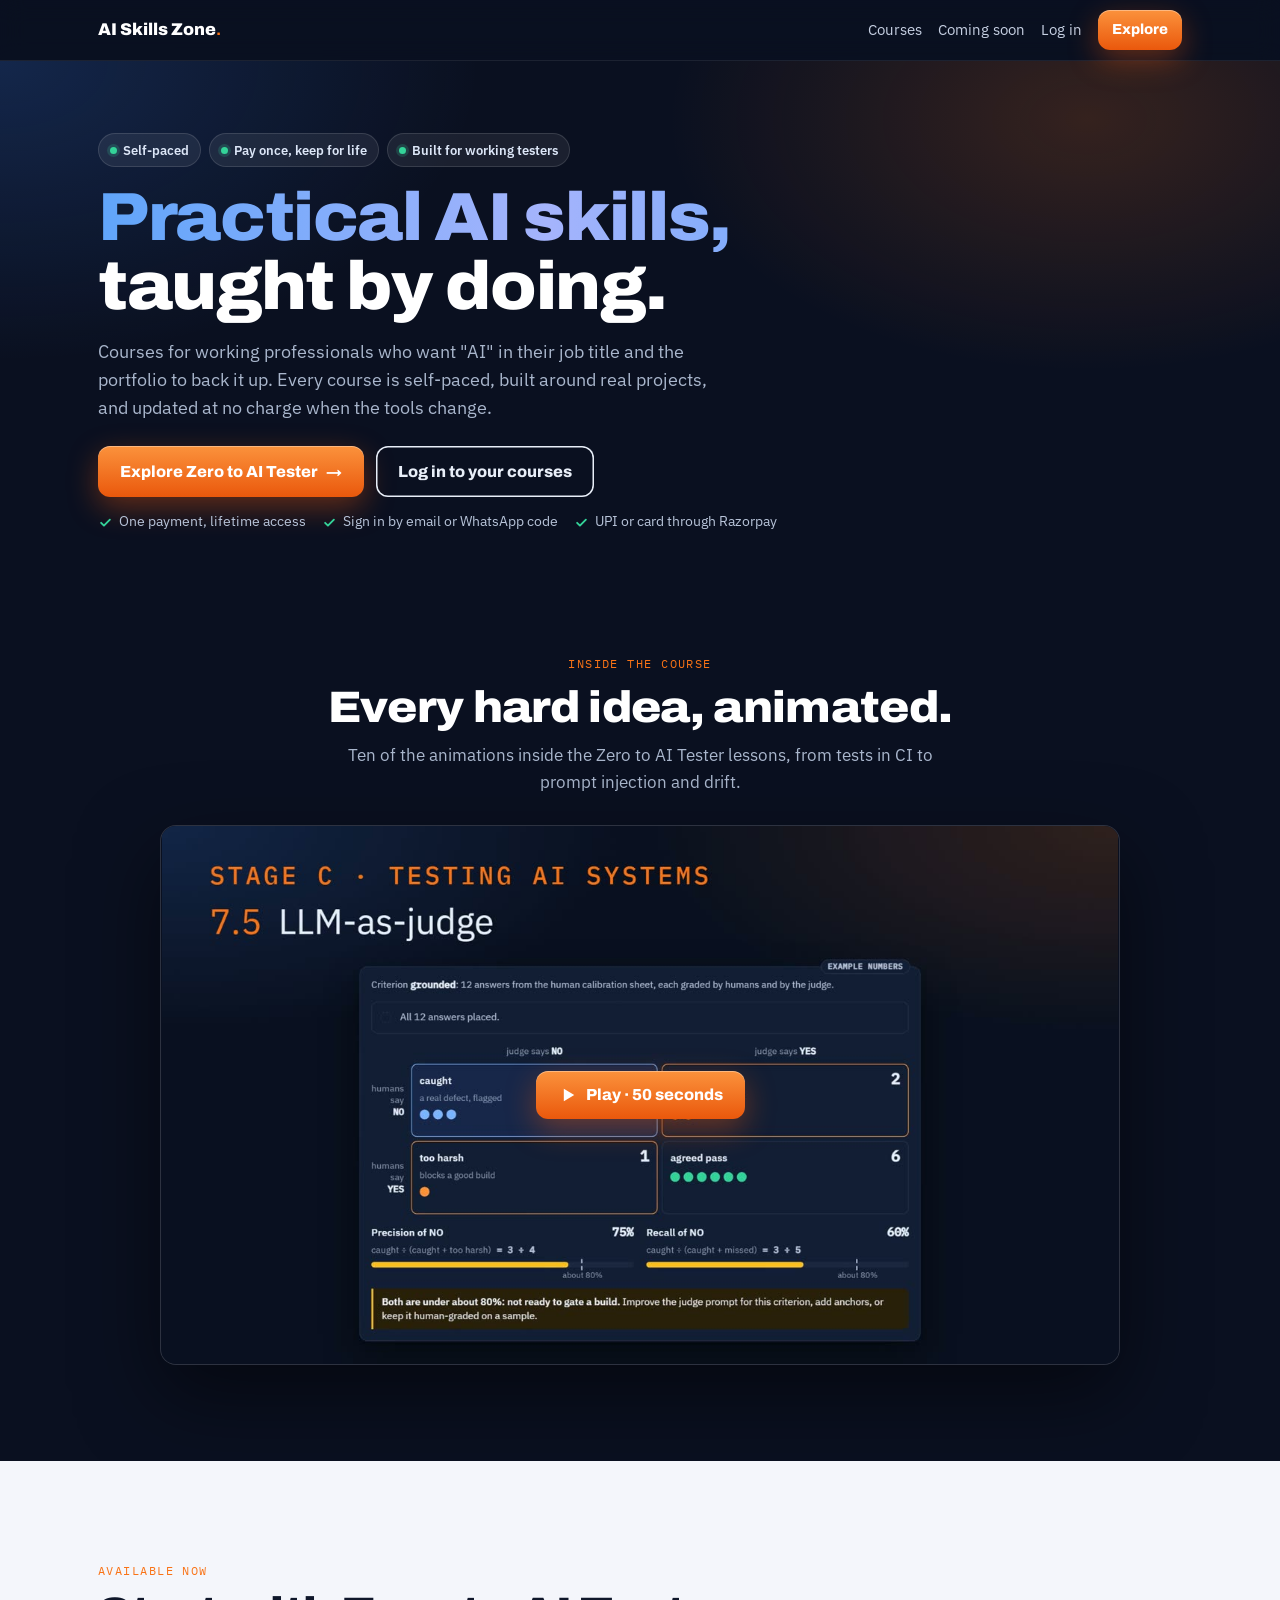
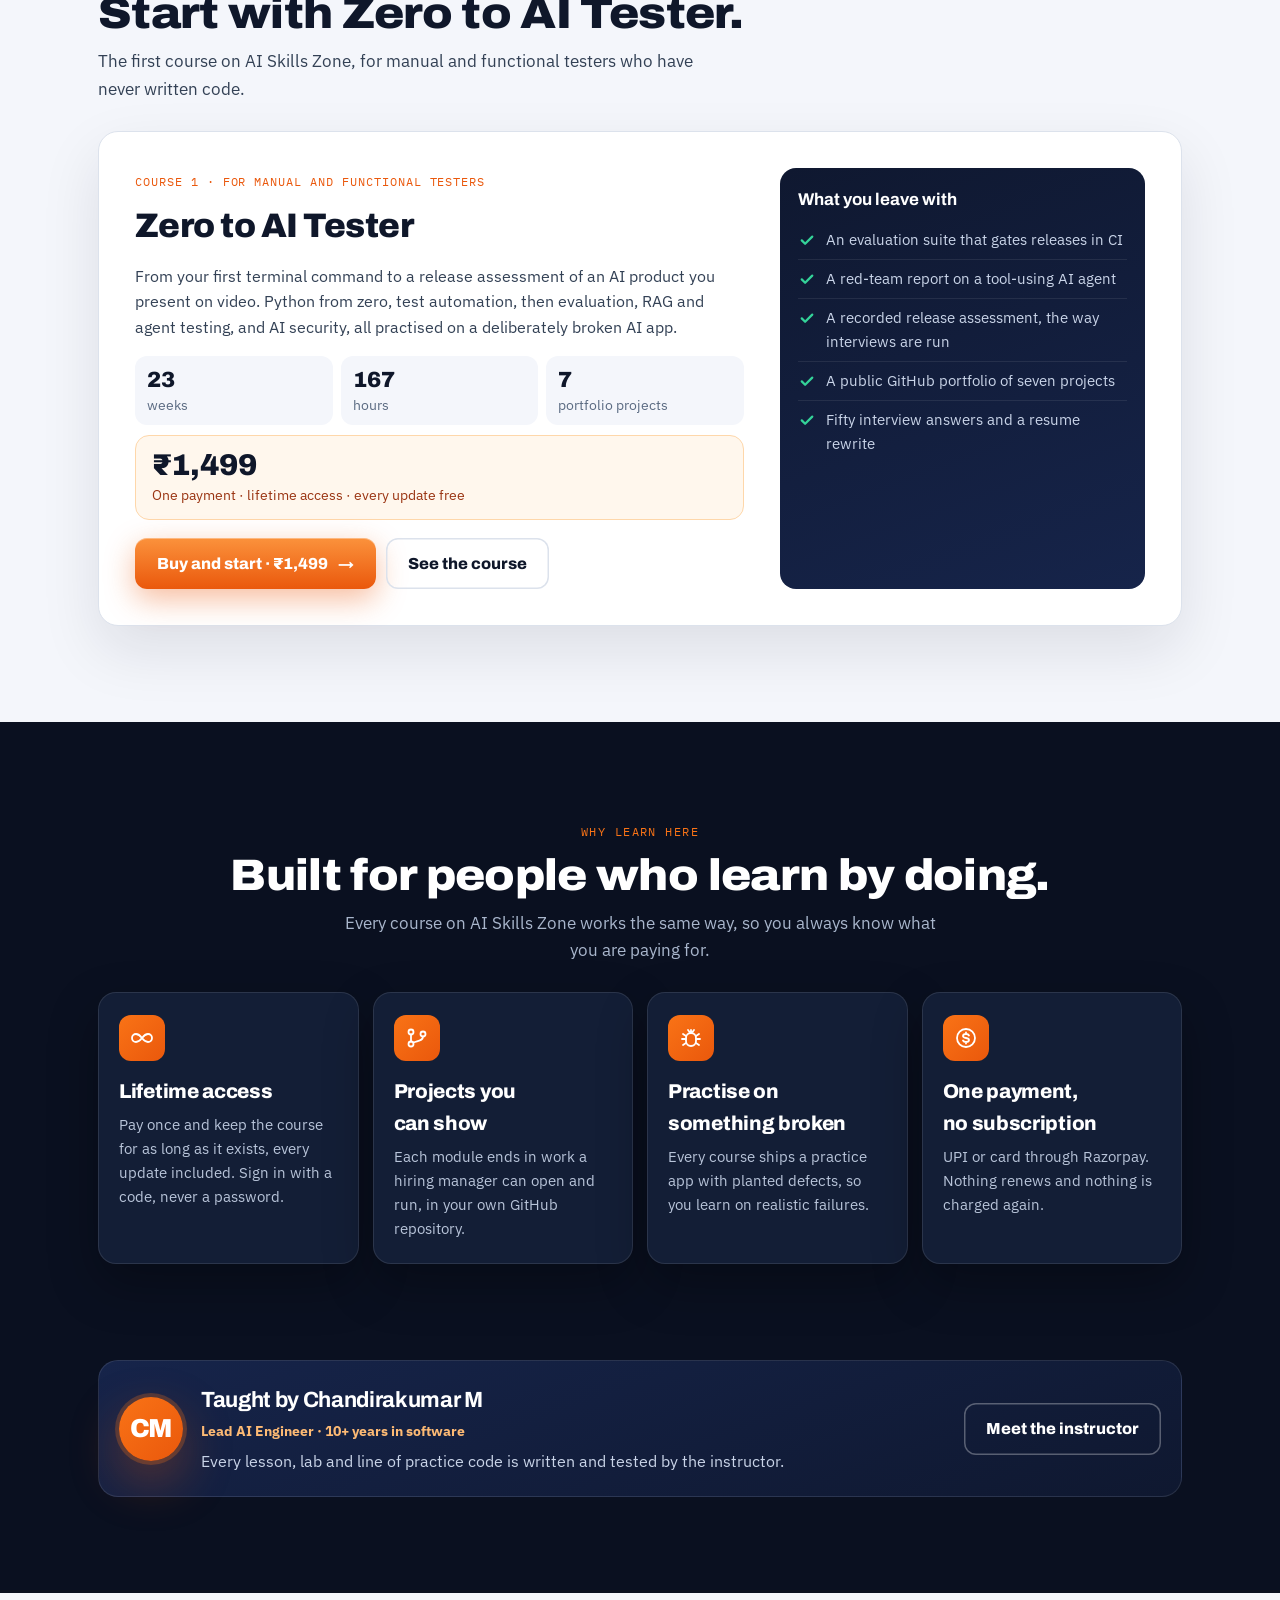
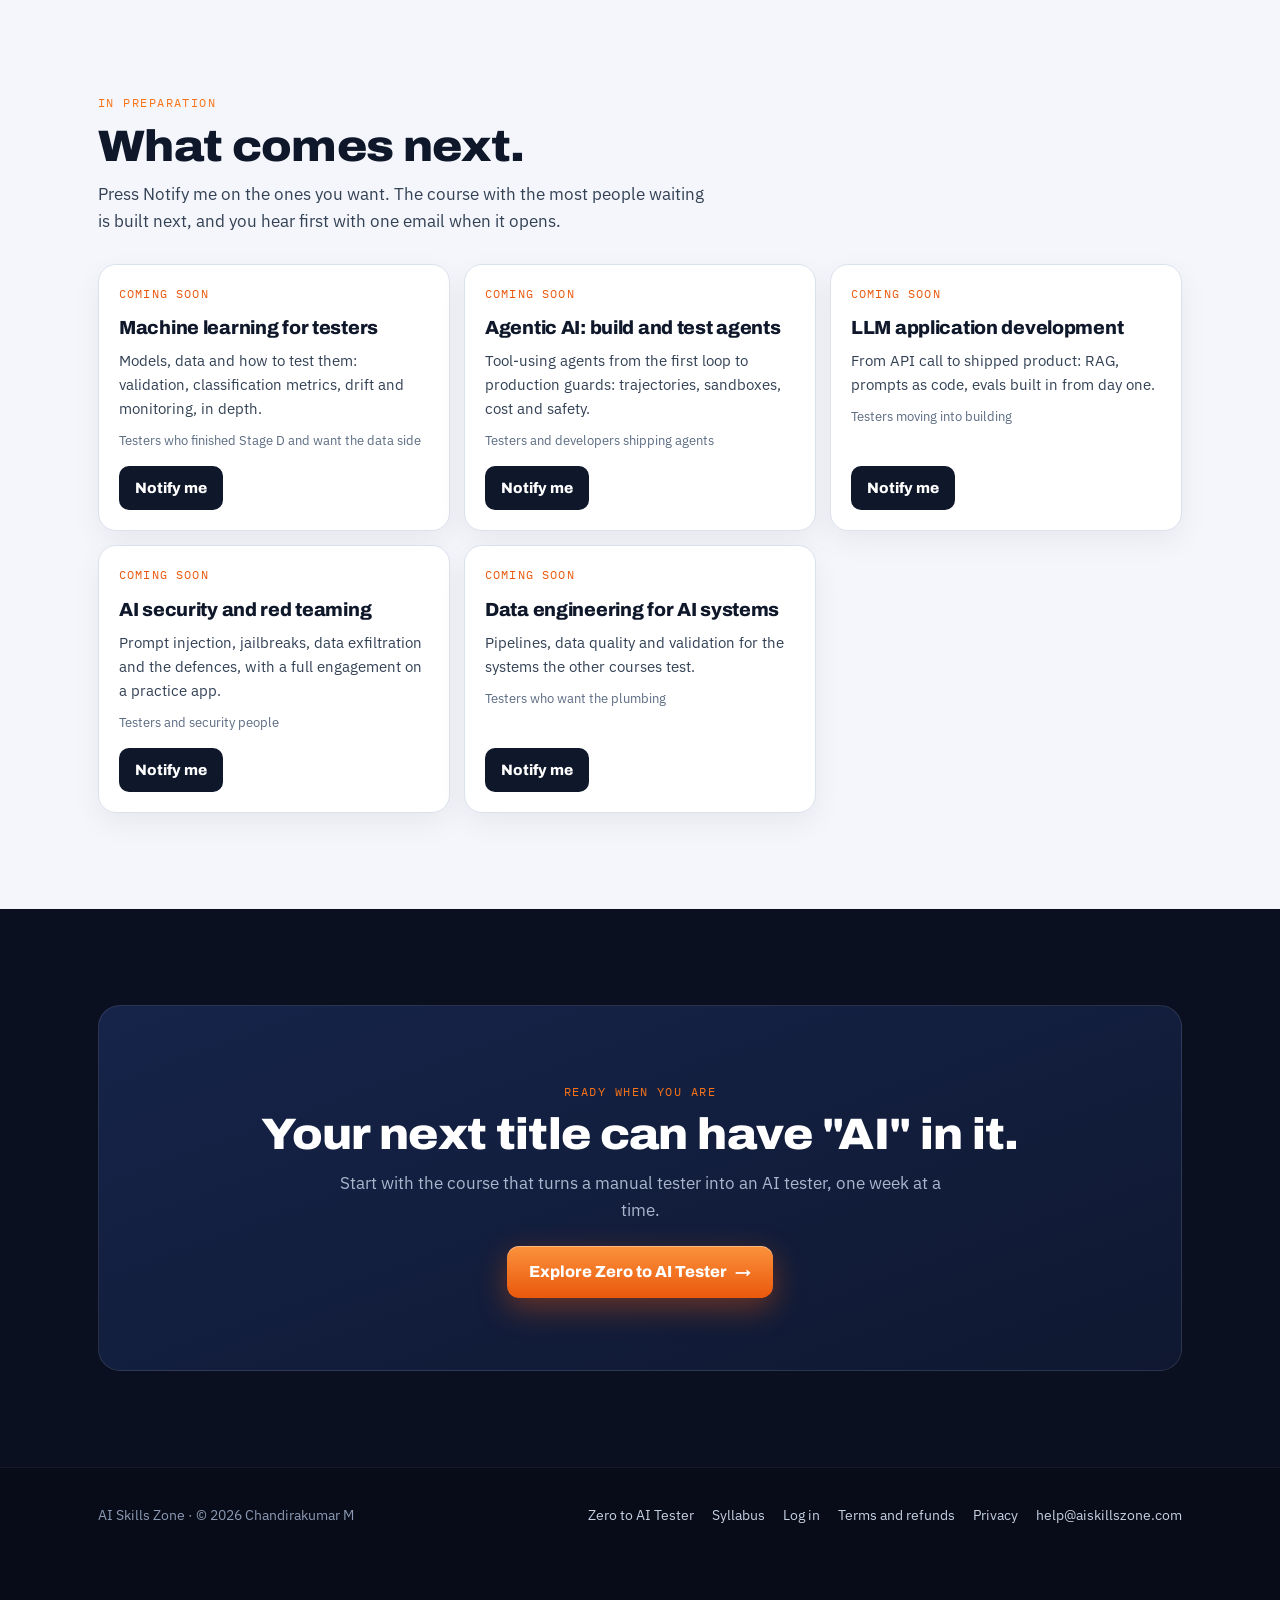
<file: index.html>
<!doctype html>
<html lang="en">
<head>
<meta charset="utf-8">
<meta name="viewport" content="width=device-width, initial-scale=1">
<title>AI Skills Zone</title>
<meta name="description" content="Self-paced online courses on AI skills for working professionals. Pay once, keep forever. First course: Zero to AI Tester, from manual tester to AI quality engineer.">
<link rel="canonical" href="https://aiskillszone.com/">
<meta property="og:title" content="AI Skills Zone">
<meta property="og:image" content="https://aiskillszone.com/covers/zero-to-ai-tester-card.jpg">
<meta property="og:image:width" content="1200">
<meta property="og:image:height" content="630">
<meta name="twitter:card" content="summary_large_image">
<meta name="twitter:image" content="https://aiskillszone.com/covers/zero-to-ai-tester-card.jpg">
<meta property="og:description" content="Self-paced online courses on AI skills. Pay once, keep forever.">
<meta property="og:type" content="website">
<link rel="stylesheet" href="https://fonts.googleapis.com/css2?family=Archivo:wdth,wght@100..125,500..900&family=IBM+Plex+Sans:wght@400;500;600&family=IBM+Plex+Mono:wght@400;500&display=swap">
<link rel="stylesheet" href="assets/site.css">
<style>
  .hm-hero { overflow: hidden; padding: 40px 0 56px; background: radial-gradient(700px 420px at 85% 10%, rgba(249,115,22,.18), transparent 60%), radial-gradient(800px 500px at 0% 0%, rgba(59,130,246,.20), transparent 60%), var(--sz-navy); }
  .hm-hero .grid { display: grid; grid-template-columns: minmax(0, 1fr); gap: 36px; align-items: center; }
  .hm-hero h1 { font-weight: 850; font-stretch: 106%; font-size: clamp(38px, 10.5vw, 68px); line-height: 1.02; letter-spacing: -0.02em; color: #fff; margin: 0 0 16px; }
  .hm-hero h1 .sz-grad { display: block; }
  .hm-hero .sub { font-size: 17.5px; color: var(--sz-ink-2); max-width: 56ch; margin: 0 0 24px; }
  .hm-hero .ctas { display: flex; flex-wrap: wrap; gap: 12px; } .hm-hero .ctas .sz-btn { flex: 1 1 100%; }
  .course { display: grid; grid-template-columns: minmax(0, 1fr); gap: 22px; margin-top: 28px; padding: 22px 20px; border-radius: 20px; background: #fff; border: 1px solid var(--sz-paper-line); box-shadow: 0 24px 60px rgba(15,23,42,.10); }
  .course .k { font-family: "IBM Plex Mono", Consolas, monospace; font-size: 12px; letter-spacing: .08em; text-transform: uppercase; color: #EA580C; }
  .course h3 { font-weight: 850; font-size: clamp(26px, 6vw, 34px); color: var(--sz-paper-ink); margin: 6px 0 10px; }
  .course p { font-size: 16px; margin: 0 0 16px; }
  .course .facts { display: grid; grid-template-columns: repeat(3, minmax(0, 1fr)); gap: 8px; margin: 0 0 10px; }
  .course .facts span { padding: 10px 12px; border-radius: 12px; background: #F4F6FB; font-size: 13.5px; line-height: 1.3; color: var(--sz-paper-muted); }
  .course .facts b { display: block; margin-bottom: 2px; font-family: "Archivo", sans-serif; font-weight: 850; font-size: 22px; color: var(--sz-paper-ink); }
  .course .pricebox { display: grid; gap: 6px; margin: 0 0 18px; padding: 14px 16px; border-radius: 14px; background: #FFF7ED; border: 1px solid #FED7AA; }
  .course .pb-row { display: flex; flex-wrap: wrap; align-items: center; gap: 6px 10px; }
  .course .pb-now { font-family: "Archivo", sans-serif; font-weight: 850; font-size: 30px; line-height: 1; color: var(--sz-paper-ink); font-variant-numeric: tabular-nums; }
  .course .pricebox .mrp { font-size: 16px; font-weight: 600; color: var(--sz-paper-muted); opacity: 1; }
  .course .pb-off { padding: 3px 10px; border-radius: 999px; font-style: normal; font-weight: 700; font-size: 13px; color: #fff; background: #EA580C; }
  .course .pb-sub { font-size: 13.5px; line-height: 1.4; color: #9A3412; }
  .course .cta { display: flex; flex-wrap: wrap; gap: 10px; } .course .cta .sz-btn { flex: 1 1 100%; }
  .course .cta a.primary { white-space: nowrap; font-size: clamp(15px, 4.2vw, 16px); }
  .course .cta .ghost { color: var(--sz-paper-ink); box-shadow: inset 0 0 0 1.5px var(--sz-paper-line); }
  .course .leave { padding: 18px; border-radius: 16px; background: linear-gradient(160deg, #0F1830, #16244A); color: #E8EEF8; }
  .course .leave b { display: block; font-family: "Archivo", sans-serif; font-size: 17px; color: #fff; margin-bottom: 8px; }
  .course .leave ul { list-style: none; padding: 0; margin: 0; }
  .course .leave li { display: flex; gap: 10px; padding: 7px 0; font-size: 15px; color: #C9D4E8; border-top: 1px solid rgba(255,255,255,.08); }
  .course .leave li:first-child { border-top: 0; }
  .course .leave svg { width: 18px; height: 18px; flex: 0 0 auto; color: #34D399; margin-top: 3px; }
  .hm-instr { display: flex; gap: 18px; align-items: center; flex-wrap: wrap; padding: 22px 20px; border-radius: 20px; background: linear-gradient(160deg, #16244A, #0F1830); border: 1px solid var(--sz-line); }
  .hm-instr h3 { color: #fff; font-size: 22px; margin: 0 0 2px; }
  .hm-instr .role { color: #FDBA74; font-weight: 700; font-size: 14px; margin: 0 0 6px; }
  .hm-instr p { color: #C9D4E8; margin: 0; max-width: 60ch; }
  .hm-instr .txt { flex: 1 1 260px; }
  .soon-grid { display: grid; grid-template-columns: minmax(0, 1fr); gap: 14px; margin-top: 28px; }
  .soon-card { display: flex; flex-direction: column; padding: 20px; border-radius: 18px; background: #fff; border: 1px solid var(--sz-paper-line); box-shadow: 0 10px 30px rgba(15,23,42,.06); transition: transform 200ms ease, border-color 200ms ease; }
  .soon-card:hover { transform: translateY(-3px); border-color: #F9731666; }
  .soon-card .soon-top { display: flex; justify-content: space-between; align-items: center; gap: 8px; }
  .soon-card .eyebrow { font-family: "IBM Plex Mono", Consolas, monospace; font-size: 11.5px; letter-spacing: .1em; text-transform: uppercase; color: #EA580C; }
  .soon-card .waiting { font-size: 12.5px; font-weight: 700; color: #15803D; background: #DCFCE7; padding: 2px 8px; border-radius: 999px; }
  .soon-card h3 { font-weight: 800; font-size: 19px; color: var(--sz-paper-ink); margin: 10px 0 6px; }
  .soon-card p { margin: 0 0 10px; font-size: 15px; }
  .soon-card .who { font-size: 13px; color: var(--sz-paper-muted); margin-bottom: 14px; }
  .soon-card form.notify { display: flex; flex-wrap: wrap; gap: 8px; margin-top: auto; }
  .soon-card form.notify input { flex: 1 1 180px; min-width: 0; font: inherit; font-size: 16px; padding: 11px 12px; border-radius: 10px; border: 1px solid var(--sz-paper-line); }
  .soon-card form.notify .btn { min-height: 44px; padding: 10px 16px; border: 0; border-radius: 10px; font-family: "Archivo", sans-serif; font-weight: 800; font-size: 15px; color: #fff; background: #0F172A; cursor: pointer; }
  .soon-card form.notify .btn:hover { background: #1E293B; }
  .soon-card .note { font-size: 13.5px; color: #B91C1C; margin: 10px 0 0; } .soon-card .note.ok { color: #15803D; }
  .hm-film-band { padding-top: 8px; }
  .hm-film { position: relative; max-width: 960px; margin: 28px auto 0; }
  .hm-film::before { content: ""; position: absolute; inset: -24px; background: radial-gradient(closest-side, rgba(59,130,246,.22), transparent 70%); filter: blur(10px); pointer-events: none; }
  .hm-film video { position: relative; display: block; width: 100%; height: auto; aspect-ratio: 16 / 9; border-radius: 16px; border: 1px solid rgba(255,255,255,.14); box-shadow: 0 30px 80px rgba(0,0,0,.5); background: #0A1020; }
  .hm-play-wrap { position: absolute; inset: 0; display: grid; place-items: center; }
  .hm-play-wrap[hidden] { display: none; }
  .hm-play { animation: none; }
  .hm-play svg { width: 20px; height: 20px; }
  .hm-final { text-align: center; padding: 48px 20px; border-radius: 22px; background: linear-gradient(160deg, #16244A, #0F1830); border: 1px solid var(--sz-line); }
  .hm-final .sz-lede { margin: 0 auto 22px; color: var(--sz-ink-2); }
  @media (min-width: 640px) {
    .hm-hero .ctas .sz-btn, .course .cta .sz-btn { flex: 0 0 auto; }
    .soon-grid { grid-template-columns: repeat(2, minmax(0, 1fr)); }
  }
  @media (min-width: 960px) {
    .hm-hero { padding: 72px 0 96px; }
    .hm-hero .grid { grid-template-columns: minmax(0, 820px); }   /* one column: the hero has no picture */
    .course { grid-template-columns: minmax(0, 1.25fr) minmax(0, .75fr); gap: 36px; padding: 36px; }
    .soon-grid { grid-template-columns: repeat(3, minmax(0, 1fr)); }
    .hm-final { padding: 72px 56px; }
  }
</style>
</head>
<body class="sz">
<nav class="sz-nav" aria-label="Site">
  <div class="sz-in">
    <a class="brand" href="./">AI Skills Zone<b>.</b></a>
    <span class="links"><a class="wide" href="#courses">Courses</a><a class="wide" href="#next">Coming soon</a><a href="learn/">Log in</a><a class="sz-btn cta" href="zero-to-ai-tester/">Explore</a></span>
  </div>
</nav>

<header class="hm-hero">
  <div class="sz-in grid">
    <div>
      <div class="sz-badges"><span class="sz-badge"><i></i>Self-paced</span><span class="sz-badge"><i></i>Pay once, keep for life</span><span class="sz-badge"><i></i>Built for working testers</span></div>
      <h1><span class="sz-grad">Practical AI skills,</span>taught by doing.</h1>
      <p class="sub">Courses for working professionals who want "AI" in their job title and the portfolio to back it up. Every course is self-paced, built around real projects, and updated at no charge when the tools change.</p>
      <div class="ctas">
        <a class="sz-btn cta" href="zero-to-ai-tester/">Explore Zero to AI Tester <span class="arr" aria-hidden="true">→</span></a>
        <a class="sz-btn ghost" href="learn/">Log in to your courses</a>
      </div>
      <ul class="sz-ticks">
        <li><svg viewBox="0 0 24 24" fill="none" stroke="currentColor" stroke-width="3" stroke-linecap="round" stroke-linejoin="round" aria-hidden="true"><path d="M5 12.5l4.5 4.5L19 7.5"/></svg>One payment, lifetime access</li>
        <li><svg viewBox="0 0 24 24" fill="none" stroke="currentColor" stroke-width="3" stroke-linecap="round" stroke-linejoin="round" aria-hidden="true"><path d="M5 12.5l4.5 4.5L19 7.5"/></svg>Sign in by email or WhatsApp code</li>
        <li><svg viewBox="0 0 24 24" fill="none" stroke="currentColor" stroke-width="3" stroke-linecap="round" stroke-linejoin="round" aria-hidden="true"><path d="M5 12.5l4.5 4.5L19 7.5"/></svg>UPI or card through Razorpay</li>
      </ul>
    </div>
  </div>
</header>

<section class="sz-band sz-dark hm-film-band" id="see-it" aria-labelledby="see-it-h">
  <div class="sz-in">
    <div class="sz-center">
      <span class="sz-eyebrow">Inside the course</span>
      <h2 id="see-it-h">Every hard idea, animated.</h2>
      <p class="sz-lede">Ten of the animations inside the Zero to AI Tester lessons, from tests in CI to prompt injection and drift.</p>
    </div>
    <figure class="hm-film rv">
      <video controls preload="none" playsinline width="1920" height="1080" poster="assets/video/zero-to-ai-tester-animations-poster.jpg" aria-label="Every hard idea, animated: ten lesson animations from Zero to AI Tester, 50 seconds, music only">
        <source src="assets/video/zero-to-ai-tester-animations-1920x1080.mp4" type="video/mp4">
      </video>
      <div class="hm-play-wrap" hidden><button type="button" class="sz-btn cta hm-play"><svg viewBox="0 0 24 24" aria-hidden="true"><path d="M7 4.5v15l12.5-7.5z" fill="currentColor"/></svg>Play · 50 seconds</button></div>
    </figure>
  </div>
</section>

<section class="sz-band sz-light" id="courses">
  <div class="sz-in">
    <span class="sz-eyebrow">Available now</span>
    <h2>Start with Zero to AI Tester.</h2>
    <p class="sz-lede">The first course on AI Skills Zone, for manual and functional testers who have never written code.</p>
    <article class="course rv">
      <div>
        <span class="k">Course 1 · for manual and functional testers</span>
        <h3>Zero to AI Tester</h3>
        <p>From your first terminal command to a release assessment of an AI product you present on video. Python from zero, test automation, then evaluation, RAG and agent testing, and AI security, all practised on a deliberately broken AI app.</p>
        <div class="facts"><span><b>23</b> weeks</span><span><b>167</b> hours</span><span><b>7</b> portfolio projects</span></div>
        <div class="pricebox"><div class="pb-row"><b class="pb-now">₹1,499</b><s class="mrp" hidden></s><em class="pb-off" hidden></em></div><span class="pb-sub">One payment · lifetime access · every update free</span></div>
        <div class="cta">
          <a class="sz-btn cta primary" href="zero-to-ai-tester/?buy=1"><span>Buy and start · <span class="pb-btn">₹1,499</span></span><span class="arr" aria-hidden="true">→</span></a>
          <a class="sz-btn ghost" href="zero-to-ai-tester/">See the course</a>
        </div>
      </div>
      <div class="leave">
        <b>What you leave with</b>
        <ul>
          <li><svg viewBox="0 0 24 24" fill="none" stroke="currentColor" stroke-width="3" stroke-linecap="round" stroke-linejoin="round" aria-hidden="true"><path d="M5 12.5l4.5 4.5L19 7.5"/></svg>An evaluation suite that gates releases in CI</li>
          <li><svg viewBox="0 0 24 24" fill="none" stroke="currentColor" stroke-width="3" stroke-linecap="round" stroke-linejoin="round" aria-hidden="true"><path d="M5 12.5l4.5 4.5L19 7.5"/></svg>A red-team report on a tool-using AI agent</li>
          <li><svg viewBox="0 0 24 24" fill="none" stroke="currentColor" stroke-width="3" stroke-linecap="round" stroke-linejoin="round" aria-hidden="true"><path d="M5 12.5l4.5 4.5L19 7.5"/></svg>A recorded release assessment, the way interviews are run</li>
          <li><svg viewBox="0 0 24 24" fill="none" stroke="currentColor" stroke-width="3" stroke-linecap="round" stroke-linejoin="round" aria-hidden="true"><path d="M5 12.5l4.5 4.5L19 7.5"/></svg>A public GitHub portfolio of seven projects</li>
          <li><svg viewBox="0 0 24 24" fill="none" stroke="currentColor" stroke-width="3" stroke-linecap="round" stroke-linejoin="round" aria-hidden="true"><path d="M5 12.5l4.5 4.5L19 7.5"/></svg>Fifty interview answers and a resume rewrite</li>
        </ul>
      </div>
    </article>
  </div>
</section>

<section class="sz-band sz-dark" id="why">
  <div class="sz-in">
    <div class="sz-center">
      <span class="sz-eyebrow">Why learn here</span>
      <h2>Built for people who learn by doing.</h2>
      <p class="sz-lede">Every course on AI Skills Zone works the same way, so you always know what you are paying for.</p>
    </div>
    <div class="sz-grid four">
      <article class="sz-card rv"><div class="ico"><svg viewBox="0 0 24 24" fill="none" stroke="currentColor" stroke-width="1.8" stroke-linecap="round" stroke-linejoin="round" aria-hidden="true"><path d="M12 12c-2-2.7-4-4-6-4a4 4 0 0 0 0 8c2 0 4-1.3 6-4Zm0 0c2 2.7 4 4 6 4a4 4 0 0 0 0-8c-2 0-4 1.3-6 4Z"/></svg></div><h3>Lifetime access</h3><p>Pay once and keep the course for as long as it exists, every update included. Sign in with a code, never a password.</p></article>
      <article class="sz-card rv"><div class="ico"><svg viewBox="0 0 24 24" fill="none" stroke="currentColor" stroke-width="1.8" stroke-linecap="round" stroke-linejoin="round" aria-hidden="true"><circle cx="6" cy="6" r="2.5"/><circle cx="6" cy="18" r="2.5"/><circle cx="18" cy="8" r="2.5"/><path d="M6 8.5v7"/><path d="M18 10.5c0 4-4 4-9.5 6"/></svg></div><h3>Projects you can show</h3><p>Each module ends in work a hiring manager can open and run, in your own GitHub repository.</p></article>
      <article class="sz-card rv"><div class="ico"><svg viewBox="0 0 24 24" fill="none" stroke="currentColor" stroke-width="1.8" stroke-linecap="round" stroke-linejoin="round" aria-hidden="true"><rect x="7" y="7" width="10" height="13" rx="5"/><path d="M12 7V4M9 4l1.5 2M15 4l-1.5 2M3 13h4M17 13h4M4 19l3-2M20 19l-3-2M4 8l3 2M20 8l-3 2"/></svg></div><h3>Practise on something broken</h3><p>Every course ships a practice app with planted defects, so you learn on realistic failures.</p></article>
      <article class="sz-card rv"><div class="ico"><svg viewBox="0 0 24 24" fill="none" stroke="currentColor" stroke-width="1.8" stroke-linecap="round" stroke-linejoin="round" aria-hidden="true"><circle cx="12" cy="12" r="9"/><path d="M15 9.5c-.5-1-1.6-1.5-3-1.5-1.7 0-3 .9-3 2s1.3 1.7 3 2 3 .9 3 2-1.3 2-3 2c-1.4 0-2.5-.5-3-1.5M12 6.5v1.5M12 16v1.5"/></svg></div><h3>One payment, no subscription</h3><p>UPI or card through Razorpay. Nothing renews and nothing is charged again.</p></article>
    </div>
  </div>
</section>

<section class="sz-band sz-dark" style="padding-top:0">
  <div class="sz-in">
    <div class="hm-instr rv">
      <span class="sz-mono" aria-hidden="true">CM</span>
      <div class="txt">
        <h3>Taught by <span data-content="instructor_name">Chandirakumar M</span></h3>
        <p class="role" data-content="instructor_title">Lead AI Engineer · 10+ years in software</p>
        <p>Every lesson, lab and line of practice code is written and tested by the instructor.</p>
      </div>
      <a class="sz-btn ghost" href="zero-to-ai-tester/#instructor">Meet the instructor</a>
    </div>
  </div>
</section>

<section class="sz-band sz-light" id="next">
  <div class="sz-in">
    <span class="sz-eyebrow">In preparation</span>
    <h2>What comes next.</h2>
    <p class="sz-lede">Press Notify me on the ones you want. The course with the most people waiting is built next, and you hear first with one email when it opens.</p>
    <div class="soon-grid">
      <article class="soon-card" data-course="ml-for-testers">
        <div class="soon-top"><span class="eyebrow">Coming soon</span><span class="waiting" data-waiting hidden></span></div>
        <h3>Machine learning for testers</h3>
        <p>Models, data and how to test them: validation, classification metrics, drift and monitoring, in depth.</p>
        <div class="who">Testers who finished Stage D and want the data side</div>
        <form class="notify" novalidate>
          <input type="email" name="email" inputmode="email" autocomplete="email" placeholder="you@example.com" aria-label="Your email" hidden>
          <button class="btn primary" type="submit">Notify me</button>
        </form>
        <p class="note" data-note hidden></p>
      </article>
      <article class="soon-card" data-course="agentic-ai">
        <div class="soon-top"><span class="eyebrow">Coming soon</span><span class="waiting" data-waiting hidden></span></div>
        <h3>Agentic AI: build and test agents</h3>
        <p>Tool-using agents from the first loop to production guards: trajectories, sandboxes, cost and safety.</p>
        <div class="who">Testers and developers shipping agents</div>
        <form class="notify" novalidate>
          <input type="email" name="email" inputmode="email" autocomplete="email" placeholder="you@example.com" aria-label="Your email" hidden>
          <button class="btn primary" type="submit">Notify me</button>
        </form>
        <p class="note" data-note hidden></p>
      </article>
      <article class="soon-card" data-course="llm-app-dev">
        <div class="soon-top"><span class="eyebrow">Coming soon</span><span class="waiting" data-waiting hidden></span></div>
        <h3>LLM application development</h3>
        <p>From API call to shipped product: RAG, prompts as code, evals built in from day one.</p>
        <div class="who">Testers moving into building</div>
        <form class="notify" novalidate>
          <input type="email" name="email" inputmode="email" autocomplete="email" placeholder="you@example.com" aria-label="Your email" hidden>
          <button class="btn primary" type="submit">Notify me</button>
        </form>
        <p class="note" data-note hidden></p>
      </article>
      <article class="soon-card" data-course="ai-security">
        <div class="soon-top"><span class="eyebrow">Coming soon</span><span class="waiting" data-waiting hidden></span></div>
        <h3>AI security and red teaming</h3>
        <p>Prompt injection, jailbreaks, data exfiltration and the defences, with a full engagement on a practice app.</p>
        <div class="who">Testers and security people</div>
        <form class="notify" novalidate>
          <input type="email" name="email" inputmode="email" autocomplete="email" placeholder="you@example.com" aria-label="Your email" hidden>
          <button class="btn primary" type="submit">Notify me</button>
        </form>
        <p class="note" data-note hidden></p>
      </article>
      <article class="soon-card" data-course="data-engineering">
        <div class="soon-top"><span class="eyebrow">Coming soon</span><span class="waiting" data-waiting hidden></span></div>
        <h3>Data engineering for AI systems</h3>
        <p>Pipelines, data quality and validation for the systems the other courses test.</p>
        <div class="who">Testers who want the plumbing</div>
        <form class="notify" novalidate>
          <input type="email" name="email" inputmode="email" autocomplete="email" placeholder="you@example.com" aria-label="Your email" hidden>
          <button class="btn primary" type="submit">Notify me</button>
        </form>
        <p class="note" data-note hidden></p>
      </article>
    </div>
  </div>
</section>

<section class="sz-band sz-dark">
  <div class="sz-in">
    <div class="hm-final rv">
      <span class="sz-eyebrow">Ready when you are</span>
      <h2>Your next title can have "AI" in it.</h2>
      <p class="sz-lede">Start with the course that turns a manual tester into an AI tester, one week at a time.</p>
      <a class="sz-btn cta" href="zero-to-ai-tester/">Explore Zero to AI Tester <span class="arr" aria-hidden="true">→</span></a>
    </div>
  </div>
</section>

<footer class="sz-foot">
  <div class="sz-in">
    <span>AI Skills Zone · © 2026 Chandirakumar M</span>
    <span class="cols"><a href="zero-to-ai-tester/">Zero to AI Tester</a><a href="zero-to-ai-tester/syllabus.html">Syllabus</a><a href="learn/">Log in</a><a href="terms.html">Terms and refunds</a><a href="privacy.html">Privacy</a><a href="mailto:help@aiskillszone.com">help@aiskillszone.com</a></span>
  </div>
</footer>
<script>
  (() => {
    const fig = document.querySelector(".hm-film");
    if (!fig) return;
    const v = fig.querySelector("video"), wrap = fig.querySelector(".hm-play-wrap");
    const start = () => { wrap.hidden = true; v.controls = true; };
    v.controls = false; wrap.hidden = false;
    wrap.querySelector("button").addEventListener("click", () => { start(); v.play().catch(() => {}); v.focus(); });
    v.addEventListener("play", start);
  })();
</script>
<script src="assets/vendor/supabase-js-2.117.3.js"></script>
<script>
  // Coming-soon cards: Notify me stores one row per email and course. The email is remembered in this browser so
  // the second card is one tap. Counts show once a course has a few people waiting.
  (function () {
    const CFG = { supabaseUrl: "https://cxiezjegnnbkghbevqra.supabase.co", publishableKey: "sb_publishable_6owpYUznjQkw2VH3kvNKVA_Ay3VNhlW", source: "hub" };
    const cards = Array.from(document.querySelectorAll(".soon-card[data-course]"));
    if (!cards.length || !window.supabase) return;
    const sb = window.supabase.createClient(CFG.supabaseUrl, CFG.publishableKey);
    // Live price on the course card, from the same view the checkout charges from.
    fetch(CFG.supabaseUrl + "/rest/v1/course_prices?slug=eq.zero-to-ai-tester&select=price_inr,sale_price_inr,discount_pct,discount_label", { headers: { apikey: CFG.publishableKey } })
      .then((r) => (r.ok ? r.json() : [])).then((rows) => {
        const p = rows[0]; if (!p) return;
        const rupees = (n) => "₹" + Number(n).toLocaleString("en-IN");
        function countTo(el, from, to, ms) {
          if (from === to || matchMedia("(prefers-reduced-motion: reduce)").matches) { el.textContent = rupees(to); el.classList.add("pop"); return; }
          const t0 = performance.now();
          (function tick(now) {
            const k = Math.max(0, Math.min(1, (now - t0) / ms)), e = 1 - Math.pow(1 - k, 3);
            el.textContent = rupees(Math.round(from + (to - from) * e));
            if (k < 1) requestAnimationFrame(tick); else el.classList.add("pop");
          })(t0);
        }
        const now = document.querySelector(".course .pb-now"), btn = document.querySelector(".course .pb-btn");
        const mrp = document.querySelector(".course .pricebox .mrp"), off = document.querySelector(".course .pb-off");
        if (p.discount_pct) {
          mrp.textContent = rupees(p.price_inr); mrp.hidden = false;
          off.textContent = p.discount_pct + "% off" + (p.discount_label ? " · " + p.discount_label : ""); off.hidden = false;
          [now, btn].forEach((el, i) => setTimeout(() => countTo(el, p.price_inr, p.sale_price_inr, 900), 120 + i * 60));
        } else {
          now.textContent = btn.textContent = rupees(p.sale_price_inr);
        }
      }).catch(() => {});
    const EMAIL_RE = /^[^\s@]+@[^\s@]+\.[^\s@]{2,}$/;
    let known = "";
    try { known = localStorage.getItem("zta:notify-email") || ""; } catch (e) {}
    sb.auth.getSession().then(({ data: { session } }) => { if (session && session.user && session.user.email) known = session.user.email; });
    sb.rpc("interest_counts").then(({ data }) => {
      (data || []).forEach((row) => {
        const card = cards.find((c) => c.dataset.course === row.course_slug);
        if (card && row.waiting >= 5) { const w = card.querySelector("[data-waiting]"); w.textContent = row.waiting + " waiting"; w.hidden = false; }
      });
    });
    cards.forEach((card) => {
      const form = card.querySelector("form.notify"), input = form.querySelector("input"), btn = form.querySelector("button"), note = card.querySelector("[data-note]");
      const say = (msg, ok) => { note.textContent = msg; note.hidden = !msg; note.classList.toggle("ok", !!ok); };
      form.addEventListener("submit", async (e) => {
        e.preventDefault();
        let email = (input.hidden ? known : input.value).trim().toLowerCase();
        if (!email) { input.hidden = false; input.focus(); btn.textContent = "Add me"; return; }
        if (!EMAIL_RE.test(email)) { input.hidden = false; input.focus(); return say("That email address does not look right.", false); }
        btn.disabled = true; say("", false);
        let utm = null; try { const q = new URLSearchParams(location.search), tags = {}; ["utm_source","utm_medium","utm_campaign","utm_content","utm_term"].forEach((k) => { if (q.get(k)) tags[k] = q.get(k).slice(0, 100); }); if (Object.keys(tags).length) localStorage.setItem("zta:utm", JSON.stringify({ tags, at: Date.now() })); const s = JSON.parse(localStorage.getItem("zta:utm") || "null"); if (s && Date.now() - s.at < 30 * 86400000) utm = s.tags; } catch (e) {}
        const { error } = await sb.from("course_interest").insert({ email, course_slug: card.dataset.course, source: CFG.source, utm });
        btn.disabled = false;
        if (error && error.code !== "23505") return say("Could not save that. Please try again in a moment.", false);
        known = email; try { localStorage.setItem("zta:notify-email", email); } catch (x) {}
        input.hidden = true; btn.hidden = true;
        say(error ? "You are already on the list for this one." : "You are on the list. One message when it launches, nothing else.", true);
      });
    });
  })();
</script>
<script>
  // Instructor name and role from the admin's site text (same words are already in the HTML), then reveal on scroll.
  (function () {
    const els = document.querySelectorAll("[data-content]");
    if (els.length) fetch("https://cxiezjegnnbkghbevqra.supabase.co/rest/v1/site_content?select=key,value&key=in.(instructor_name,instructor_title)",
      { headers: { apikey: "sb_publishable_6owpYUznjQkw2VH3kvNKVA_Ay3VNhlW" } })
      .then((r) => (r.ok ? r.json() : [])).then((rows) => { const m = Object.fromEntries(rows.map((r) => [r.key, r.value])); els.forEach((el) => { if (m[el.dataset.content]) el.textContent = m[el.dataset.content]; }); }).catch(() => {});
    const items = document.querySelectorAll(".rv");
    if (!("IntersectionObserver" in window)) { items.forEach((el) => el.classList.add("in")); return; }
    const io = new IntersectionObserver((es) => es.forEach((e) => { if (e.isIntersecting) { e.target.classList.add("in"); io.unobserve(e.target); } }), { threshold: 0.12 });
    items.forEach((el) => io.observe(el));
  })();
</script>
</body>
</html>
</file>
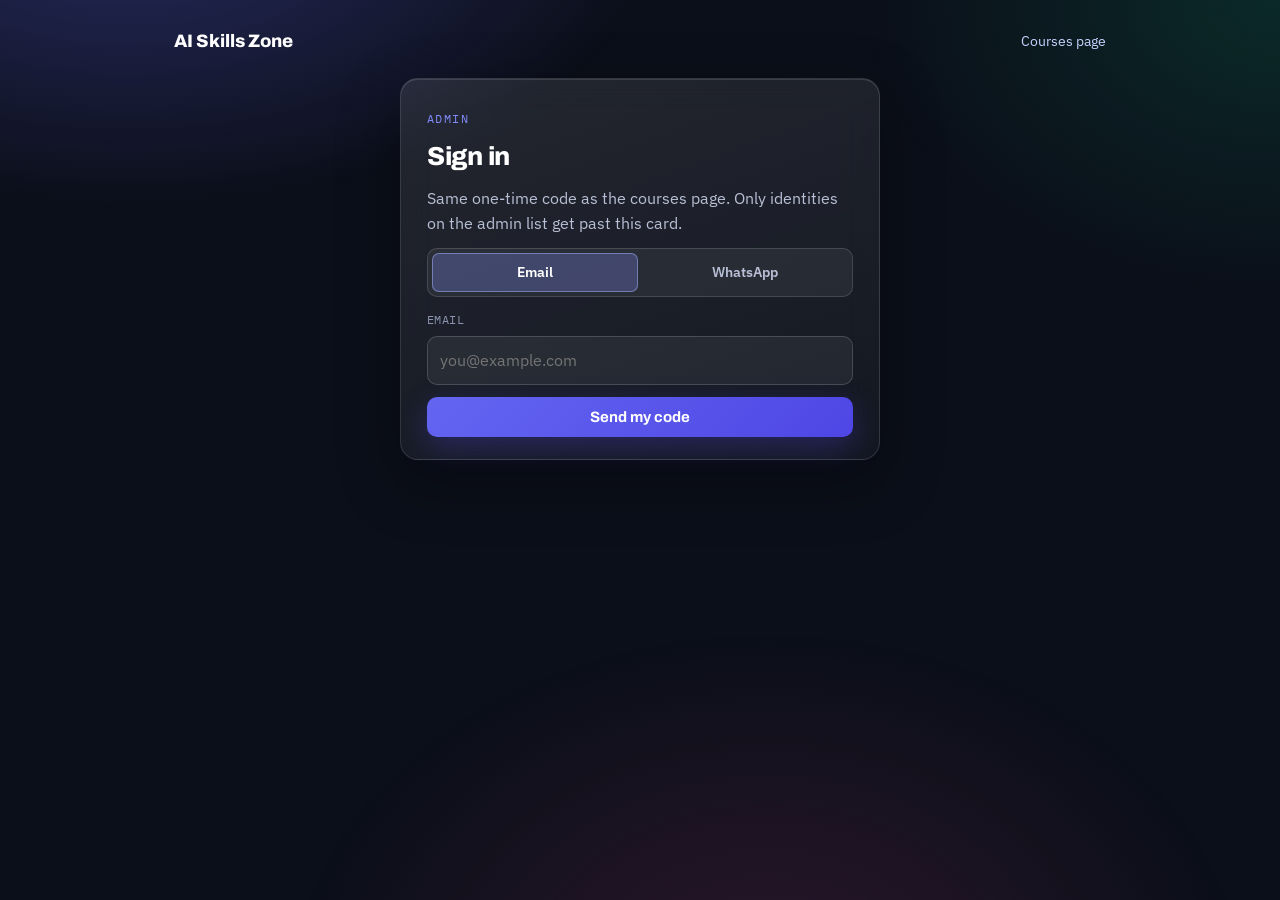
<file: admin/index.html>
<!doctype html>
<html lang="en">
<head>
<meta charset="utf-8">
<meta name="viewport" content="width=device-width, initial-scale=1">
<meta name="robots" content="noindex, nofollow">
<title>Admin · AI Skills Zone</title>
<link rel="stylesheet" href="https://fonts.googleapis.com/css2?family=Archivo:wdth,wght@100..125,500..900&family=IBM+Plex+Sans:wght@400;500;600&family=IBM+Plex+Mono:wght@400;500;600&display=swap">
<script src="../assets/ldrs/dot-pulse.js"></script>
<style>
  /* loading: the DotPulse loader (assets/ldrs) fills the screen while the page checks the sign-in and admin list, and
     each section while its numbers load */
  .loadscreen { position: fixed; inset: 0; z-index: 40; display: grid; place-items: center; color: #C7D2FE; pointer-events: none; }
  .loadscreen[hidden] { display: none; }
  .loading-dots { grid-column: 1 / -1; display: grid; place-items: center; min-height: 64px; color: #C7D2FE; }
  :root { --bg: #0B0F19; --ink: #E6E9F5; --ink-2: #B9C0D6; --muted: #8B93AD; --line: rgba(255,255,255,.12); --accent: #818CF8; --good: #34D399; --warn: #FBBF24; --bad: #F87171; }
  * { box-sizing: border-box; }
  body { margin: 0; background: var(--bg); color: var(--ink); font-family: "IBM Plex Sans", "Segoe UI", system-ui, sans-serif; font-size: 16px; line-height: 1.55; }
  .sky { position: fixed; inset: 0; z-index: -1; background:
    radial-gradient(900px 500px at 10% -10%, rgba(99,102,241,.32), transparent 60%),
    radial-gradient(700px 500px at 100% 0%, rgba(16,185,129,.16), transparent 60%),
    radial-gradient(800px 600px at 60% 110%, rgba(236,72,153,.14), transparent 60%); }
  .wrap { max-width: 980px; margin: 0 auto; padding: 18px 16px 60px; }
  nav { display: flex; justify-content: space-between; align-items: center; gap: 12px; margin-bottom: 22px; }
  nav .brand { font-family: "Archivo", sans-serif; font-weight: 800; font-size: 18px; color: #fff; text-decoration: none; }
  nav .links { display: flex; gap: 14px; align-items: center; font-size: 14px; }
  nav .links a, nav .links button { color: #C7D2FE; text-decoration: none; background: none; border: 0; font: inherit; cursor: pointer; padding: 0; }
  main { display: grid; gap: 18px; }
  .glass { position: relative; padding: 22px 18px; border-radius: 16px; color: var(--ink); background: linear-gradient(160deg, rgba(255,255,255,.10), rgba(255,255,255,.04)); border: 1px solid var(--line); box-shadow: 0 20px 60px rgba(0,0,0,.35), inset 0 1px 0 rgba(255,255,255,.12); backdrop-filter: blur(18px); -webkit-backdrop-filter: blur(18px); min-width: 0; }
  .eyebrow { font-family: "IBM Plex Mono", Consolas, monospace; font-size: 11.5px; letter-spacing: .12em; text-transform: uppercase; color: var(--accent); }
  h1, h2 { font-family: "Archivo", sans-serif; font-weight: 800; letter-spacing: -0.01em; color: #fff; margin: 6px 0 10px; }
  h1 { font-size: 26px; } h2 { font-size: 20px; }
  p { color: var(--ink-2); margin: 0 0 12px; }
  label { display: block; margin: 0 0 12px; font-family: "IBM Plex Mono", Consolas, monospace; font-size: 12px; letter-spacing: .04em; text-transform: uppercase; color: var(--muted); }
  textarea { display: block; width: 100%; margin-top: 6px; font: inherit; font-size: 16px; font-family: "IBM Plex Sans", sans-serif; letter-spacing: 0; text-transform: none; line-height: 1.5; padding: 11px 12px; border-radius: 10px; color: #fff; background: rgba(255,255,255,.06); border: 1px solid rgba(255,255,255,.16); outline: none; resize: vertical; }
  textarea:focus-visible { border-color: var(--accent); box-shadow: 0 0 0 4px rgba(129,140,248,.22); }
  input, select { display: block; width: 100%; margin-top: 6px; font: inherit; font-size: 16px; font-family: "IBM Plex Sans", sans-serif; letter-spacing: 0; text-transform: none; padding: 11px 12px; border-radius: 10px; color: #fff; background: rgba(255,255,255,.06); border: 1px solid rgba(255,255,255,.16); outline: none; }
  input:focus-visible { border-color: var(--accent); box-shadow: 0 0 0 4px rgba(129,140,248,.22); }
  input.code { font-family: "IBM Plex Mono", Consolas, monospace; font-size: 26px; letter-spacing: .32em; text-align: center; }
  .btn { display: inline-block; font-family: "Archivo", sans-serif; font-weight: 700; font-size: 15px; padding: 12px 16px; border: 0; border-radius: 10px; color: #fff; cursor: pointer; background: linear-gradient(135deg, #6366F1, #4F46E5); box-shadow: 0 10px 30px rgba(79,70,229,.3); }
  .btn.block { display: block; width: 100%; }
  .btn.quiet { background: rgba(255,255,255,.08); box-shadow: none; border: 1px solid rgba(255,255,255,.16); }
  .btn:disabled { opacity: .6; cursor: progress; }
  .seg { display: flex; gap: 4px; padding: 4px; margin: 0 0 14px; border-radius: 10px; background: rgba(255,255,255,.06); border: 1px solid rgba(255,255,255,.14); }
  .seg button { flex: 1; font: inherit; font-size: 14px; font-weight: 600; padding: 9px 10px; border: 0; border-radius: 7px; background: transparent; color: var(--ink-2); cursor: pointer; }
  .seg button[aria-pressed="true"] { background: rgba(129,140,248,.28); color: #fff; box-shadow: inset 0 0 0 1px rgba(165,180,252,.5); }
  .err { margin: 0 0 12px; padding: 10px 12px; border-radius: 8px; font-size: 14px; color: #FECACA; background: rgba(239,68,68,.14); border: 1px solid rgba(239,68,68,.3); }
  .ok { color: var(--good); font-size: 14px; }
  .fine { font-size: 13px; color: var(--muted); }
  .fine a, .linkish { color: #C7D2FE; }
  .linkish { font: inherit; background: none; border: 0; padding: 0; text-decoration: underline; cursor: pointer; }
  [hidden] { display: none !important; }
  label.check { display: flex; align-items: center; gap: 10px; font-family: "IBM Plex Sans", sans-serif; font-size: 14.5px; letter-spacing: 0; text-transform: none; color: var(--ink-2); }
  label.check input { display: inline-block; width: 20px; height: 20px; margin: 0; accent-color: #6366F1; }
  .row input { flex: 1; min-width: 0; margin-top: 0; }
  .btn.sm { padding: 8px 12px; font-size: 14px; }
  .au-filters { display: grid; grid-template-columns: repeat(2, minmax(0, 1fr)); gap: 0 10px; margin-top: 10px; }
  .au-filters label { margin-bottom: 10px; }
  .au-filters .au-wide { grid-column: 1 / -1; }
  .au-filters select, .au-filters input { padding: 10px 11px; font-size: 15px; }
  .au-filters input[type="date"] { color-scheme: dark; }
  .au-bar { display: flex; flex-wrap: wrap; justify-content: space-between; align-items: center; gap: 8px; margin: 2px 0 10px; }
  .au-frame { max-height: min(62vh, 640px); min-height: 220px; overflow-y: auto; overscroll-behavior: contain; -webkit-overflow-scrolling: touch;
    padding: 8px; border-radius: 14px; border: 1px solid var(--line); background: rgba(0,0,0,.22); box-shadow: inset 0 8px 16px -12px rgba(0,0,0,.6), inset 0 -8px 16px -12px rgba(0,0,0,.6); }
  .au-frame:focus-visible { outline: 3px solid #93C5FD; outline-offset: 2px; }
  .au-frame .list { margin-top: 0; }
  .au-frame::-webkit-scrollbar { width: 8px; } .au-frame::-webkit-scrollbar-thumb { background: rgba(255,255,255,.18); border-radius: 8px; }
  @media (min-width: 720px) { .au-filters { grid-template-columns: repeat(4, minmax(0, 1fr)); } .au-filters .au-wide { grid-column: span 2; } }
  .fn-filters { display: grid; grid-template-columns: repeat(2, minmax(0, 1fr)); gap: 0 10px; margin-top: 10px; }
  .fn-filters label { margin-bottom: 10px; } .fn-filters select, .fn-filters input { padding: 10px 11px; font-size: 15px; }
  .fn-filters input[type="date"] { color-scheme: dark; }
  .fn-custom { grid-column: 1 / -1; display: grid; grid-template-columns: 1fr 1fr; gap: 0 10px; }
  .fn-sum { margin: 4px 0 12px; font-size: 15px; } .fn-sum b { color: #fff; }
  .fn-steps { display: grid; gap: 10px; }
  .fn-row { padding: 10px 12px; border-radius: 12px; background: rgba(255,255,255,.04); border: 1px solid var(--line); }
  .fn-row.fn-worst { border-color: rgba(249,115,22,.6); background: rgba(249,115,22,.08); }
  .fn-head { display: flex; justify-content: space-between; gap: 10px; font-size: 14.5px; color: var(--ink); }
  .fn-head b { font-family: "Archivo", sans-serif; font-size: 20px; color: #fff; }
  .fn-bar { height: 10px; margin: 6px 0 4px; border-radius: 6px; background: rgba(255,255,255,.06); overflow: hidden; }
  .fn-bar i { display: block; height: 100%; border-radius: 6px; background: linear-gradient(90deg, #6366F1, #818CF8); transition: width 500ms ease; }
  .fn-worst .fn-bar i { background: linear-gradient(90deg, #F97316, #FB923C); }
  .fn-row small { color: var(--muted); font-size: 12.5px; } .fn-worst small { color: #FDBA74; }
  .fn-chart { display: flex; align-items: flex-end; gap: 3px; height: 120px; margin-top: 8px; padding: 6px; border-radius: 12px; background: rgba(0,0,0,.2); border: 1px solid var(--line); overflow-x: auto; }
  .fn-day { position: relative; flex: 1 0 8px; height: 100%; display: flex; align-items: flex-end; gap: 1px; }
  .fn-day i { flex: 1; min-height: 1px; border-radius: 3px 3px 0 0; } .fn-day .o, .fn-key .o { background: #818CF8; } .fn-day .p, .fn-key .p { background: #34D399; }
  .fn-axis { display: flex; justify-content: space-between; gap: 8px; margin-top: 4px; font-size: 12px; color: var(--muted); }
  .fn-key i { display: inline-block; width: 10px; height: 10px; border-radius: 2px; margin: 0 4px 0 8px; vertical-align: -1px; }
  @media (min-width: 720px) { .fn-filters { grid-template-columns: repeat(3, minmax(0, 1fr)); } .fn-steps { grid-template-columns: repeat(2, minmax(0, 1fr)); } }
  @media (prefers-reduced-motion: reduce) { .fn-bar i { transition: none; } }
  .tag.ln-active { color: var(--good); } .tag.ln-slipping { color: var(--warn); } .tag.ln-quiet { color: var(--bad); } .tag.ln-never { color: #F9A8D4; } .tag.ln-new { color: #C7D2FE; }
  #learnact .tiles { grid-template-columns: repeat(2, minmax(0, 1fr)); }
  @media (min-width: 720px) { #learnact .tiles { grid-template-columns: repeat(3, minmax(0, 1fr)); } }
  #adspend .tiles { grid-template-columns: repeat(2, minmax(0, 1fr)); }
  @media (min-width: 720px) { #adspend .tiles { grid-template-columns: repeat(3, minmax(0, 1fr)); } }
  .ib-wrap { display: grid; grid-template-columns: minmax(0, 1fr); gap: 12px; }
  #inbox.ib-open .ib-listframe { display: none; }
  .ib-row { display: grid; gap: 4px; width: 100%; text-align: left; font: inherit; color: var(--ink); cursor: pointer; padding: 10px 12px; margin-bottom: 8px; border-radius: 12px; background: rgba(255,255,255,.04); border: 1px solid var(--line); }
  .ib-row.on { border-color: rgba(129,140,248,.7); background: rgba(129,140,248,.10); }
  .ib-top { display: flex; justify-content: space-between; gap: 8px; } .ib-top b { color: #fff; } .ib-top span { font-size: 12.5px; color: var(--muted); }
  .ib-snip { font-size: 14px; color: var(--ink-2); overflow: hidden; text-overflow: ellipsis; white-space: nowrap; }
  .ib-tags { display: flex; flex-wrap: wrap; gap: 4px; align-items: center; }
  .ib-badge { min-width: 20px; padding: 1px 7px; border-radius: 999px; font-size: 12px; font-weight: 700; color: #0A1020; background: #34D399; text-align: center; }
  .ib-thread { padding: 12px; border-radius: 14px; border: 1px solid var(--line); background: rgba(0,0,0,.22); min-width: 0; }
  .ib-head { display: grid; gap: 2px; margin-bottom: 10px; } .ib-head b { color: #fff; font-size: 17px; } .ib-back { justify-self: start; font-size: 14px; }
  .ib-msgs { max-height: min(50vh, 460px); overflow-y: auto; overscroll-behavior: contain; display: flex; flex-direction: column; gap: 8px; padding: 4px 2px 8px; }
  .ib-msg { max-width: 85%; padding: 8px 11px; border-radius: 14px; font-size: 15px; white-space: pre-wrap; overflow-wrap: anywhere; }
  .ib-msg small { display: block; margin-top: 4px; font-size: 11.5px; color: var(--muted); }
  .ib-msg.in { align-self: flex-start; background: rgba(255,255,255,.08); border-top-left-radius: 4px; }
  .ib-msg.out { align-self: flex-end; background: rgba(52,211,153,.16); border-top-right-radius: 4px; }
  .ib-quick { margin: 10px 0 8px; } .ib-closed { padding: 10px; border-radius: 10px; background: rgba(248,113,113,.10); }
  @media (min-width: 900px) { .ib-wrap { grid-template-columns: minmax(0, .9fr) minmax(0, 1.1fr); } #inbox.ib-open .ib-listframe { display: block; } .ib-back { display: none; } }
  .chips { display: flex; flex-wrap: wrap; gap: 6px; margin: 10px 0 4px; }
  .chip { font: inherit; font-size: 13px; font-weight: 600; padding: 6px 10px; border-radius: 999px; border: 1px solid rgba(255,255,255,.16); background: rgba(255,255,255,.06); color: var(--ink-2); cursor: pointer; }
  .chip[aria-pressed="true"] { background: rgba(129,140,248,.28); color: #fff; border-color: rgba(165,180,252,.5); }
  .tag { display: inline-block; font-family: "IBM Plex Mono", Consolas, monospace; font-size: 11px; letter-spacing: .06em; text-transform: uppercase; padding: 2px 7px; border-radius: 6px; background: rgba(255,255,255,.08); color: var(--ink-2); margin: 2px 4px 0 0; }
  .tag.customer { color: var(--good); } .tag.abandoned { color: var(--warn); } .tag.failed { color: var(--bad); } .tag.interested { color: #C7D2FE; } .tag.consent { color: var(--good); }
  .fu .item { grid-template-columns: minmax(0, 1fr); }
  .fu .msg { font-size: 13px; color: var(--ink-2); white-space: pre-wrap; margin: 6px 0 8px; padding: 8px 10px; border-radius: 8px; background: rgba(0,0,0,.25); }
  .fu .row { margin-top: 2px; }
  a.btn { text-decoration: none; }
  .count { font-size: 13px; color: var(--muted); margin-left: 8px; }

  .acc { display: grid; gap: 8px; margin-top: 12px; }
  .acc .item { align-items: center; }
  .acc .state { font-size: 12.5px; color: var(--muted); grid-column: 1 / -1; }
  .acc .on .state { color: var(--good); }
  .acc .pending .state { color: var(--warn); }

  /* dashboard */
  .tiles { display: grid; grid-template-columns: repeat(2, minmax(0, 1fr)); gap: 10px; margin-top: 6px; }
  .tile { padding: 12px 12px 10px; border-radius: 12px; background: rgba(255,255,255,.05); border: 1px solid var(--line); min-width: 0; }
  .tile b { display: block; font-family: "Archivo", sans-serif; font-weight: 800; font-size: 24px; color: #fff; line-height: 1.1; }
  .tile span { font-size: 12.5px; color: var(--muted); }
  .course { padding: 14px; border-radius: 12px; background: rgba(255,255,255,.05); border: 1px solid var(--line); margin-top: 10px; }
  .course h3 { font-family: "Archivo", sans-serif; font-size: 18px; margin: 0 0 2px; color: #fff; }
  .course .now { font-family: "IBM Plex Mono", Consolas, monospace; font-size: 13px; color: var(--ink-2); margin: 0 0 12px; }
  .course .now b { color: var(--good); }
  .course .grid { display: grid; grid-template-columns: 1fr 1fr; gap: 0 12px; }
  .course .grid label { margin-bottom: 10px; }
  .course .grid .full { grid-column: 1 / -1; }
  .course .preview { font-size: 14px; color: var(--ink-2); margin: 2px 0 12px; }
  .course .preview b { color: #fff; }
  .course .row { display: flex; gap: 10px; align-items: center; flex-wrap: wrap; }
  .list { display: grid; gap: 8px; margin-top: 10px; }
  .item { display: grid; grid-template-columns: minmax(0, 1fr) auto; gap: 2px 12px; padding: 10px 12px; border-radius: 10px; background: rgba(255,255,255,.05); border: 1px solid var(--line); font-size: 14px; min-width: 0; }
  .item .who { color: #fff; font-weight: 600; overflow-wrap: anywhere; }
  .item .meta { color: var(--muted); font-size: 12.5px; grid-column: 1 / -1; overflow-wrap: anywhere; }
  .item .amt { font-family: "Archivo", sans-serif; font-weight: 800; color: #fff; text-align: right; white-space: nowrap; }
  .item .amt small { display: block; font-family: "IBM Plex Mono", Consolas, monospace; font-weight: 500; font-size: 11px; letter-spacing: .06em; text-transform: uppercase; }
  .st-paid { color: var(--good); } .st-failed { color: var(--bad); } .st-created { color: var(--warn); } .st-refunded { color: var(--muted); }
  .pairs { display: grid; grid-template-columns: 1fr auto; gap: 4px 12px; font-size: 14px; margin-top: 8px; }
  .pairs span:nth-child(even) { text-align: right; font-family: "IBM Plex Mono", Consolas, monospace; color: #fff; }
  @media (min-width: 720px) {
    .wrap { padding: 28px 24px 80px; }
    .glass { padding: 26px 26px 22px; border-radius: 18px; }
    .tiles { grid-template-columns: repeat(4, minmax(0, 1fr)); }
    .course .grid { grid-template-columns: repeat(4, minmax(0, 1fr)); }
    .course .grid .full { grid-column: span 2; }
    main.two { grid-template-columns: minmax(0, 1fr) minmax(0, 1fr); }
    main.two .span { grid-column: 1 / -1; }
  }
</style>
</head>
<body>
<div class="sky" aria-hidden="true"></div>
<div class="loadscreen" id="loadscreen" role="status" aria-label="Loading the dashboard"><l-dot-pulse size="43" speed="1.3" color="currentColor"></l-dot-pulse></div>
<div class="wrap">
  <nav><a class="brand" href="../">AI Skills Zone</a><span class="links"><a href="../learn/">Courses page</a><button type="button" id="signout" hidden>Sign out</button></span></nav>

  <main id="auth" hidden>
    <section class="glass" id="login" style="max-width:480px;margin:0 auto;width:100%">
      <div data-step="id">
        <span class="eyebrow">Admin</span>
        <h1>Sign in</h1>
        <p>Same one-time code as the courses page. Only identities on the admin list get past this card.</p>
        <form id="id-form" novalidate>
          <div class="seg" role="group" aria-label="Where to send the code"><button type="button" data-via="email" aria-pressed="true">Email</button><button type="button" data-via="phone" aria-pressed="false">WhatsApp</button></div>
          <label data-for="email">Email<input id="email" type="email" autocomplete="email" inputmode="email" maxlength="120" placeholder="you@example.com"></label>
          <label data-for="phone" hidden>WhatsApp number<input id="phone" type="tel" autocomplete="tel" inputmode="tel" maxlength="20" placeholder="10-digit mobile, or +country code"></label>
          <p class="err" id="id-err" hidden></p>
          <button class="btn block" type="submit" id="id-go">Send my code</button>
        </form>
      </div>
      <div data-step="code" hidden>
        <span class="eyebrow" data-check>Check your inbox</span>
        <h1>Enter the code</h1>
        <p>Sent to <b data-to style="color:#fff"></b>. Six digits, valid for ten minutes.</p>
        <form id="code-form" novalidate>
          <label>Code<input id="code" class="code" inputmode="numeric" pattern="[0-9]*" maxlength="6" autocomplete="one-time-code" placeholder="000000"></label>
          <p class="err" id="code-err" hidden></p>
          <button class="btn block" type="submit" id="code-go">Open the dashboard</button>
        </form>
        <p class="fine"><button type="button" class="linkish" data-back>Use a different email or number</button></p>
      </div>
      <div data-step="denied" hidden>
        <span class="eyebrow">Admin</span>
        <h1>Not an admin</h1>
        <p>Signed in as <b data-who style="color:#fff"></b>, but that identity is not on the admin list. Sign out and use the owner's email or WhatsApp number.</p>
        <button class="btn block quiet" type="button" data-signout>Sign out</button>
      </div>
    </section>
  </main>

  <main id="dash" class="two" hidden>
    <section class="glass span" id="inbox">
      <span class="eyebrow">WhatsApp</span>
      <h2>Inbox <span class="count" id="ib-count"></span></h2>
      <p class="fine" style="margin:0 0 10px">Chats with your business number. Reply free within 24 hours of their last message; quick replies and the buy link carry the ad's campaign name so the sale is credited. New chats also email help@.</p>
      <div class="ib-wrap">
        <div class="au-frame ib-listframe" tabindex="0" aria-label="Chats"><div id="ib-list"><div class="loading-dots" role="status" aria-label="Loading"><l-dot-pulse size="43" speed="1.3" color="currentColor"></l-dot-pulse></div></div></div>
        <div class="ib-thread" id="ib-thread" hidden></div>
      </div>
    </section>
    <section class="glass span">
      <span class="eyebrow">Overview</span>
      <h2>Sales</h2>
      <div class="tiles" id="tiles"><div class="loading-dots" role="status" aria-label="Loading"><l-dot-pulse size="43" speed="1.3" color="currentColor"></l-dot-pulse></div></div>
    </section>

    <section class="glass span" id="pricing">
      <span class="eyebrow">Courses</span>
      <h2>Price and discounts</h2>
      <p>The list price is what the course normally costs. A discount is a percentage off, shown everywhere the price appears and charged by Razorpay. It stays on until you set it back to 0 or press Remove discount.</p>
      <div id="courses"><div class="loading-dots" role="status" aria-label="Loading"><l-dot-pulse size="43" speed="1.3" color="currentColor"></l-dot-pulse></div></div>
    </section>

    <section class="glass span" id="sitetext">
      <span class="eyebrow">Site text</span>
      <h2>About the instructor</h2>
      <p>Shown on the course page in the hero card and the instructor section. Leave a blank line between paragraphs. Saved text goes live on the next page load.</p>
      <form id="st-form" novalidate>
        <label>Name<input name="instructor_name" maxlength="80" required></label>
        <label>Role line<input name="instructor_title" maxlength="120" placeholder="Lead AI Engineer · 10+ years in software" required></label>
        <label>About you<textarea name="instructor_bio" rows="8" maxlength="4000" required></textarea></label>
        <div class="row"><button class="btn" type="submit">Save</button><a class="btn quiet sm" href="../zero-to-ai-tester/#instructor" target="_blank" rel="noopener">View on the page</a><span class="ok" id="st-msg"></span></div>
        <p class="fine" id="st-meta"></p>
      </form>
    </section>

    <section class="glass span" id="learners">
      <span class="eyebrow">Learners</span>
      <h2>Course access</h2>
      <p>Find a learner by email or WhatsApp number, then switch each course on or off for them. Someone who has never signed in gets the course the first time they do. Switching off takes effect within a minute.</p>
      <form id="find-form" class="row" novalidate><input id="find" placeholder="email or WhatsApp number" autocomplete="off"><button class="btn" type="submit">Find</button></form>
      <label style="margin-top:12px">Note for the log (optional)<input id="note" maxlength="120" placeholder="e.g. paid by bank transfer on 9 Oct"></label>
      <div id="learner"></div>
    </section>

    <section class="glass span" id="funnel">
      <span class="eyebrow">Sales funnel</span>
      <h2>Where buyers drop off</h2>
      <p>Each step counts people once per visit. The first four come from the buy window, anonymously; orders and payments come from your records. The step with the biggest loss is marked.</p>
      <div class="fn-filters">
        <label>Period<select id="fn-range"><option value="today">Today</option><option value="7" selected>Last 7 days</option><option value="30">Last 30 days</option><option value="90">Last 90 days</option><option value="all">All time</option><option value="custom">Custom dates</option></select></label>
        <label>Course<select id="fn-course"><option value="">All courses</option></select></label>
        <label>Source<select id="fn-source"><option value="">All sources</option></select></label>
        <div id="fn-custom" class="fn-custom" hidden><label>From<input id="fn-from" type="date"></label><label>To<input id="fn-to" type="date"></label></div>
      </div>
      <p id="fn-sum" class="fn-sum"></p>
      <div id="fn-steps" class="fn-steps"><div class="loading-dots" role="status" aria-label="Loading"><l-dot-pulse size="43" speed="1.3" color="currentColor"></l-dot-pulse></div></div>
      <div class="eyebrow" style="margin-top:18px">Per day</div>
      <div id="fn-daily"></div>
      <div class="eyebrow" style="margin-top:18px">By source</div>
      <div id="fn-sources"></div>
    </section>

    <section class="glass span" id="adspend">
      <span class="eyebrow">Ad spend</span>
      <h2>What each campaign costs and returns</h2>
      <p>Spend comes from Meta automatically once your ad account is assigned to the system user, or you add it by hand. Sales are the purchases whose link carried that campaign's name.</p>
      <div class="fn-filters">
        <label>Period<select id="ad-range"><option value="7">Last 7 days</option><option value="30" selected>Last 30 days</option><option value="90">Last 90 days</option><option value="all">All time</option><option value="custom">Custom dates</option></select></label>
        <div id="ad-custom" class="fn-custom" hidden><label>From<input id="ad-from" type="date"></label><label>To<input id="ad-to" type="date"></label></div>
      </div>
      <div class="tiles" id="ad-tiles"><div class="loading-dots" role="status" aria-label="Loading"><l-dot-pulse size="43" speed="1.3" color="currentColor"></l-dot-pulse></div></div>
      <p class="fine" id="ad-note" style="margin:12px 0"></p>
      <div class="au-bar"><span class="fine" id="ad-sync-msg"></span><button class="btn sm" type="button" id="ad-sync">Sync from Meta</button></div>
      <div class="au-frame" tabindex="0" aria-label="Campaigns"><div class="list" id="ad-table"><div class="loading-dots" role="status" aria-label="Loading"><l-dot-pulse size="43" speed="1.3" color="currentColor"></l-dot-pulse></div></div></div>
      <details style="margin-top:14px">
        <summary class="fine" style="cursor:pointer">Add spend by hand (Google, Instagram boosts, anything Meta sync does not cover)</summary>
        <form id="ad-form" class="fn-filters" style="margin-top:10px" novalidate>
          <label>Date<input name="day" type="date" required></label>
          <label>Platform<select name="platform"><option value="meta">Meta</option><option value="google">Google</option><option value="instagram">Instagram boost</option><option value="other">Other</option></select></label>
          <label class="au-wide">Campaign name, exactly as in its links<input name="campaign_name" maxlength="200" placeholder="META_Traffic_BroadIN_ZTAT_Oct26" required></label>
          <label>Spend ₹<input name="spend_inr" type="number" min="0" step="0.01" inputmode="decimal" required></label>
          <div class="row" style="align-self:end;margin-bottom:10px"><button class="btn sm" type="submit">Save</button><span class="ok" id="ad-form-msg"></span></div>
        </form>
      </details>
    </section>

    <section class="glass span" id="learnact">
      <span class="eyebrow">Learner activity</span>
      <h2>Who is learning, who has gone quiet</h2>
      <p>One line per course a person can open. "Last active" is the last time they were signed in and using the site, to within about an hour; reading progress stays in their browser and is not collected. Slipping and quiet learners get a ready-made check-in by email or WhatsApp.</p>
      <div class="tiles" id="ln-tiles"><div class="loading-dots" role="status" aria-label="Loading"><l-dot-pulse size="43" speed="1.3" color="currentColor"></l-dot-pulse></div></div>
      <div class="au-filters" style="margin-top:14px">
        <label class="au-wide">Search<input id="ln-q" placeholder="name, email, mobile" autocomplete="off"></label>
        <label>Course<select id="ln-course"><option value="">All courses</option></select></label>
        <label>Status<select id="ln-status"><option value="">Any status</option><option value="active">Active this week</option><option value="slipping">Slipping, 8 to 21 days</option><option value="quiet">Quiet, over 21 days</option><option value="never">Never came back</option><option value="new">New, under a day</option></select></label>
        <label>Sort<select id="ln-sort"><option value="recent">Most recently active</option><option value="idle">Longest idle first</option><option value="joined">Newest learners</option></select></label>
      </div>
      <div class="au-bar"><span id="ln-sum" class="fine"></span><button class="btn sm quiet" type="button" id="ln-csv">Export CSV</button></div>
      <div class="au-frame" tabindex="0" aria-label="Learners matching the filters, scroll to see more"><div class="list" id="ln-list"><div class="loading-dots" role="status" aria-label="Loading"><l-dot-pulse size="43" speed="1.3" color="currentColor"></l-dot-pulse></div></div></div>
    </section>

    <section class="glass span" id="followups">
      <span class="eyebrow">Follow-ups</span>
      <h2>Who to contact now <span class="count" id="fu-count"></span></h2>
      <p>Built from rules: a failed payment (help within the hour), a purchase started but not paid (one reminder after a day), a course someone asked to be told about going live, a check-in a week after buying, and a new course for customers who ticked the offers box. Each opens a prefilled email; mark it done once sent.</p>
      <div class="row"><button class="btn sm" type="button" id="fu-refresh">Refresh the queue</button><span class="ok" id="fu-msg"></span></div>
      <div class="list fu" id="fu-list"><div class="loading-dots" role="status" aria-label="Loading"><l-dot-pulse size="43" speed="1.3" color="currentColor"></l-dot-pulse></div></div>
    </section>

    <section class="glass span" id="audience">
      <span class="eyebrow">Audience</span>
      <h2>Everyone we have seen <span class="count" id="au-count"></span></h2>
      <p>Buyers, people who started buying, failed payments, Notify-me sign-ups and verified accounts, one line each. Offers and new-course news may go only to those marked <b style="color:var(--good)">consent</b>; everyone else gets service messages only.</p>
      <div class="chips" id="au-chips">
        <button class="chip" type="button" data-f="all" aria-pressed="true">All</button>
        <button class="chip" type="button" data-f="customer" aria-pressed="false">Customers</button>
        <button class="chip" type="button" data-f="interested" aria-pressed="false">Interested in upcoming</button>
        <button class="chip" type="button" data-f="abandoned" aria-pressed="false">Started, not paid</button>
        <button class="chip" type="button" data-f="failed" aria-pressed="false">Payment failed</button>
        <button class="chip" type="button" data-f="verified" aria-pressed="false">Signed in only</button>
        <button class="chip" type="button" data-f="consent" aria-pressed="false">Consented to offers</button>
      </div>
      <div class="au-filters">
        <label class="au-wide">Search<input id="au-q" placeholder="name, email, mobile, campaign" autocomplete="off"></label>
        <label>Course<select id="au-course"><option value="">Any course</option></select></label>
        <label>Paid from ₹<input id="au-min" type="number" min="0" step="1" inputmode="numeric" placeholder="0"></label>
        <label>Paid up to ₹<input id="au-max" type="number" min="0" step="1" inputmode="numeric" placeholder="any"></label>
        <label>Source<select id="au-source"><option value="">Any source</option></select></label>
        <label>Contact<select id="au-contact"><option value="">Any</option><option value="both">Email and mobile</option><option value="phone">Has mobile</option><option value="email">Has email</option><option value="email-only">Email, no mobile</option></select></label>
        <label>First seen from<input id="au-from" type="date"></label>
        <label>First seen to<input id="au-to" type="date"></label>
        <label>Sort<select id="au-sort"><option value="recent">Most recent</option><option value="paid">Amount paid, high first</option><option value="oldest">First seen, oldest</option><option value="name">Name, A to Z</option></select></label>
      </div>
      <div class="au-bar"><span id="au-sum" class="fine"></span><span class="row"><button class="btn sm quiet" type="button" id="au-reset">Reset filters</button><button class="btn sm quiet" type="button" id="au-csv">Export CSV</button></span></div>
      <div class="au-frame" tabindex="0" aria-label="People matching the filters, scroll to see more"><div class="list" id="au-list"><div class="loading-dots" role="status" aria-label="Loading"><l-dot-pulse size="43" speed="1.3" color="currentColor"></l-dot-pulse></div></div></div>
    </section>

    <section class="glass">
      <span class="eyebrow">Latest</span>
      <h2>Recent purchases</h2>
      <div class="list" id="purchases"><div class="loading-dots" role="status" aria-label="Loading"><l-dot-pulse size="43" speed="1.3" color="currentColor"></l-dot-pulse></div></div>
    </section>

    <section class="glass">
      <span class="eyebrow">Signals</span>
      <h2>Interest and delivery</h2>
      <p class="fine">Notify-me sign-ups per upcoming course, purchases by campaign, and WhatsApp delivery statuses in the last 24 hours.</p>
      <div id="signals"><div class="loading-dots" role="status" aria-label="Loading"><l-dot-pulse size="43" speed="1.3" color="currentColor"></l-dot-pulse></div></div>
    </section>
  </main>
</div>

<script>
  // A safety net: if the sign-in library is slow or blocked, show the sign-in card instead of loading for ever.
  setTimeout(function () {
    var l = document.getElementById("loadscreen");
    if (!l.hidden && document.getElementById("dash").hidden) { l.hidden = true; document.getElementById("auth").hidden = false; }
  }, 12000);
</script>
<script src="../assets/vendor/supabase-js-2.117.3.js"></script>
<script>
  (function () {
    const CFG = { supabaseUrl: "https://cxiezjegnnbkghbevqra.supabase.co", publishableKey: "sb_publishable_6owpYUznjQkw2VH3kvNKVA_Ay3VNhlW" };
    const sb = window.supabase.createClient(CFG.supabaseUrl, CFG.publishableKey);
    const $ = (s) => document.querySelector(s);
    const esc = (s) => String(s == null ? "" : s).replace(/[&<>"]/g, (c) => ({ "&": "&amp;", "<": "&lt;", ">": "&gt;", '"': "&quot;" }[c]));
    const rupees = (n) => "₹" + Number(n || 0).toLocaleString("en-IN");
    const err = (id, msg) => { const el = document.getElementById(id); el.textContent = msg || ""; el.hidden = !msg; };
    const login = $("#login");
    const ready = () => { $("#loadscreen").hidden = true; };
    const step = (name) => { ready(); $("#auth").hidden = false; login.querySelectorAll("[data-step]").forEach((s) => { s.hidden = s.dataset.step !== name; }); };

    // ---- sign in (email or WhatsApp code)
    let via = "email", email = "", phone = "";
    function normalisePhone(raw) {
      const digits = raw.replace(/[^\d+]/g, "");
      if (/^\+\d{8,15}$/.test(digits)) return digits;
      const d = digits.replace(/^\+/, "").replace(/^0+/, "");
      if (/^91\d{10}$/.test(d)) return "+" + d;
      if (/^[6-9]\d{9}$/.test(d)) return "+91" + d;
      return null;
    }
    login.querySelectorAll("[data-via]").forEach((b) => b.addEventListener("click", () => {
      via = b.dataset.via;
      login.querySelectorAll("[data-via]").forEach((x) => x.setAttribute("aria-pressed", String(x === b)));
      login.querySelectorAll("[data-for]").forEach((l) => { l.hidden = l.dataset.for !== via; });
      err("id-err", "");
    }));
    $("#id-form").addEventListener("submit", async (e) => {
      e.preventDefault();
      if (via === "phone") { phone = normalisePhone($("#phone").value.trim()) || ""; if (!phone) return err("id-err", "Use a 10-digit Indian mobile number, or +country code for others."); }
      else { email = $("#email").value.trim().toLowerCase(); if (!/^[^\s@]+@[^\s@]+\.[^\s@]{2,}$/.test(email)) return err("id-err", "That email address does not look right."); }
      const b = $("#id-go"); b.disabled = true; err("id-err", "");
      const { error } = via === "phone"
        ? await sb.auth.signInWithOtp({ phone, options: { shouldCreateUser: true } })
        : await sb.auth.signInWithOtp({ email, options: { shouldCreateUser: true } });
      b.disabled = false;
      if (error) return err("id-err", /hook/i.test(error.message) ? "WhatsApp codes are not going out right now. Use email." : error.message);
      $("[data-to]").textContent = via === "phone" ? phone + " on WhatsApp" : email;
      $("[data-check]").textContent = via === "phone" ? "Check WhatsApp" : "Check your inbox";
      step("code"); setTimeout(() => $("#code").focus(), 30);
    });
    login.querySelector("[data-back]").addEventListener("click", () => { step("id"); err("code-err", ""); });
    $("#code-form").addEventListener("submit", async (e) => {
      e.preventDefault();
      const token = $("#code").value.replace(/\D/g, "");
      if (token.length !== 6) return err("code-err", "The code is six digits.");
      const b = $("#code-go"); b.disabled = true; err("code-err", "");
      const { error } = via === "phone" ? await sb.auth.verifyOtp({ phone, token, type: "sms" }) : await sb.auth.verifyOtp({ email, token, type: "email" });
      b.disabled = false;
      if (error) return err("code-err", /expired|invalid/i.test(error.message) ? "That code did not match or has expired." : error.message);
      await enter();
    });
    async function signOut() { await sb.auth.signOut(); location.reload(); }
    $("#signout").addEventListener("click", signOut);
    login.querySelector("[data-signout]").addEventListener("click", signOut);

    // ---- gate: only listed identities
    async function enter() {
      const { data: { user } } = await sb.auth.getUser();
      if (!user) return step("id");
      const { data: admin } = await sb.rpc("is_admin");
      if (admin !== true) { $("[data-who]").textContent = user.email || ("+" + user.phone); return step("denied"); }
      ready(); $("#auth").hidden = true; $("#dash").hidden = false; $("#signout").hidden = false;
      await Promise.all([loadStats(), loadCourses(), loadPurchases()]);
      await Promise.all([loadFollowups(), loadAudience(), loadSiteText(), loadFunnel(), loadLearners(), loadAds(), loadInbox()]);
      startInboxPolling();
    }

    // ---- dashboard
    let stats = null, courseList = [];
    async function loadStats() {
      const { data, error } = await sb.rpc("admin_stats");
      const tiles = $("#tiles");
      if (error) { tiles.innerHTML = '<p class="err">' + esc(error.message) + "</p>"; return; }
      stats = data;
      tiles.innerHTML = [
        [rupees(data.revenue_inr), "revenue, all time"], [data.paid, "paid purchases"],
        [rupees(data.revenue_7d), "last 7 days · " + data.paid_7d + " paid"], [data.learners, "learners with access"],
        [data.failed, "failed payments"], [data.abandoned, "orders never paid"],
      ].map(([n, l]) => '<div class="tile"><b>' + esc(n) + "</b><span>" + esc(l) + "</span></div>").join("");
      const sig = $("#signals");
      const interest = Object.entries(data.interest || {}).sort((a, b) => b[1] - a[1]);
      const wa = Object.entries(data.whatsapp_24h || {});
      sig.innerHTML =
        '<div class="eyebrow" style="margin-top:4px">Notify me</div><div class="pairs">' + (interest.length ? interest.map(([k, v]) => "<span>" + esc(k) + "</span><span>" + v + "</span>").join("") : "<span>No sign-ups yet</span><span>0</span>") + "</div>" +
        '<div class="eyebrow" style="margin-top:14px">Paid by campaign</div><div class="pairs">' + (data.by_campaign || []).map((c) => "<span>" + esc(c.campaign) + "</span><span>" + c.paid + " · " + rupees(c.inr) + "</span>").join("") + "</div>" +
        '<div class="eyebrow" style="margin-top:14px">WhatsApp, last 24 h</div><div class="pairs">' + (wa.length ? wa.map(([k, v]) => "<span>" + esc(k) + "</span><span>" + v + "</span>").join("") : "<span>No messages</span><span>0</span>") + "</div>";
    }

    function live(c) { return c.discount_pct > 0; }
    function salePrice(price, pct) { return Math.round(price * (100 - pct) / 100); }

    async function loadCourses() {
      const box = $("#courses");
      const { data, error } = await sb.from("courses").select("slug, title, price_inr, discount_pct, discount_label, is_active").order("created_at");
      if (error) { box.innerHTML = '<p class="err">' + esc(error.message) + "</p>"; return; }
      courseList = data;
      box.innerHTML = data.map((c) => {
        const on = live(c);
        return '<form class="course" data-slug="' + esc(c.slug) + '">' +
          "<h3>" + esc(c.title) + (c.is_active ? "" : ' <span class="fine">(not on sale)</span>') + "</h3>" +
          '<p class="now">Buyers pay <b data-now>' + rupees(on ? salePrice(c.price_inr, c.discount_pct) : c.price_inr) + "</b>" + (on ? " · " + c.discount_pct + "% off" : " · no discount") + "</p>" +
          '<div class="grid">' +
          '<label>List price ₹<input name="price_inr" type="number" min="1" max="1000000" step="1" value="' + esc(c.price_inr) + '" required></label>' +
          '<label>Discount %<input name="discount_pct" type="number" min="0" max="90" step="1" value="' + esc(c.discount_pct) + '"></label>' +
          '<label class="full">Label<input name="discount_label" maxlength="60" value="' + esc(c.discount_label) + '" placeholder="Launch offer"></label>' +
          '<label class="check full"><input type="checkbox" name="is_active"' + (c.is_active ? " checked" : "") + '> On sale: listed on the site and purchasable</label>' +
          "</div>" +
          '<p class="preview">After saving, buyers pay <b data-preview></b></p>' +
          '<div class="row"><button class="btn" type="submit">Save</button><button class="btn quiet" type="button" data-clear>Remove discount</button><span class="ok" data-msg></span></div>' +
          "</form>";
      }).join("");
      box.querySelectorAll("form.course").forEach((f) => {
        const preview = () => {
          const price = Number(f.price_inr.value || 0), pct = Number(f.discount_pct.value || 0);
          f.querySelector("[data-preview]").textContent = rupees(pct > 0 ? salePrice(price, pct) : price);
        };
        f.addEventListener("input", preview); preview();
        f.querySelector("[data-clear]").addEventListener("click", () => { f.discount_pct.value = 0; f.discount_label.value = ""; preview(); });
        f.addEventListener("submit", async (e) => {
          e.preventDefault();
          const msg = f.querySelector("[data-msg]"); msg.textContent = "";
          const price = Number(f.price_inr.value), pct = Number(f.discount_pct.value || 0);
          if (!(price >= 1 && price <= 1000000)) { msg.textContent = "Price must be between 1 and 10,00,000."; return; }
          if (!(pct >= 0 && pct <= 90)) { msg.textContent = "Discount must be 0 to 90 percent."; return; }
          const patch = { price_inr: price, discount_pct: pct, discount_label: f.discount_label.value.trim() || null, is_active: f.is_active.checked };
          const b = f.querySelector("button[type=submit]"); b.disabled = true;
          const { data, error } = await sb.from("courses").update(patch).eq("slug", f.dataset.slug).select("slug, price_inr, discount_pct, is_active");
          b.disabled = false;
          if (error) { msg.textContent = "Not saved: " + error.message; msg.style.color = "#F87171"; return; }
          if (!data || !data.length) { msg.textContent = "Not saved: this account may not be an admin any more."; msg.style.color = "#F87171"; return; }
          msg.style.color = ""; msg.textContent = "Saved. Live on the site now.";
          const c = data[0]; f.querySelector("[data-now]").textContent = rupees(live(c) ? salePrice(c.price_inr, c.discount_pct) : c.price_inr);
          f.querySelector("h3").innerHTML = esc(courseList.find((x) => x.slug === c.slug).title) + (c.is_active ? "" : ' <span class="fine">(not on sale)</span>');
        });
      });
    }

    async function loadPurchases() {
      const box = $("#purchases");
      const { data, error } = await sb.from("purchases").select("created_at, paid_at, name, email, phone, course_slug, amount_paise, status, razorpay_order_id, utm").order("created_at", { ascending: false }).limit(25);
      if (error) { box.innerHTML = '<p class="err">' + esc(error.message) + "</p>"; return; }
      if (!data.length) { box.innerHTML = '<p class="fine">No purchases yet.</p>'; return; }
      box.innerHTML = data.map((p) => {
        const when = new Date(p.paid_at || p.created_at).toLocaleString("en-IN", { dateStyle: "medium", timeStyle: "short" });
        const camp = p.utm && p.utm.utm_campaign ? " · " + esc(p.utm.utm_campaign) : "";
        return '<div class="item"><span class="who">' + esc(p.name) + "</span>" +
          '<span class="amt">' + rupees(p.amount_paise / 100) + '<small class="st-' + esc(p.status) + '">' + esc(p.status) + "</small></span>" +
          '<span class="meta">' + esc(p.email) + (p.phone ? " · " + esc(p.phone) : "") + " · " + esc(p.course_slug) + " · " + when + camp + "</span></div>";
      }).join("");
    }

    // ---- learners: course access on / off
    const learnerBox = $("#learner");
    function paintLearner(d) {
      const u = d.user;
      const when = (iso) => new Date(iso).toLocaleString("en-IN", { dateStyle: "medium", timeStyle: "short" });
      let html = u
        ? '<p style="margin:14px 0 4px"><b style="color:#fff">' + esc(u.email || ("+" + u.phone)) + "</b>" + (u.email && u.phone ? " · +" + esc(u.phone) : "") + '<br><span class="fine">Account since ' + when(u.created_at) + (u.last_sign_in_at ? " · last sign-in " + when(u.last_sign_in_at) : "") + "</span></p>"
        : '<p style="margin:14px 0 4px"><b style="color:#fff">' + esc(d.identity) + '</b><br><span class="fine">No account yet. Anything switched on here opens the first time they sign in with this ' + (d.identity.startsWith("+") ? "number" : "email") + ".</span></p>";
      if (d.purchases.length) html += '<p class="fine">Purchases: ' + d.purchases.map((p) => esc(p.course_slug) + " · " + esc(p.status) + " · " + rupees(p.amount_inr) + " · " + when(p.at)).join("<br>") + "</p>";
      html += '<div class="acc">' + courseList.map((c) => {
        const a = d.access.find((x) => x.course_slug === c.slug), pend = d.pending.find((x) => x.course_slug === c.slug);
        const cls = a ? "on" : pend ? "pending" : "off";
        const state = a ? "On since " + when(a.granted_at) + (a.granted_by ? " · switched on by " + esc(a.granted_by) : " · from a purchase") + (a.note ? " · " + esc(a.note) : "")
          : pend ? "Will open at first sign-in · set " + when(pend.created_at) + (pend.note ? " · " + esc(pend.note) : "") : "Off";
        const btn = (a || pend) ? '<button class="btn sm quiet" type="button" data-set="off" data-course="' + esc(c.slug) + '">Turn off</button>' : '<button class="btn sm" type="button" data-set="on" data-course="' + esc(c.slug) + '">Turn on</button>';
        return '<div class="item ' + cls + '"><span class="who">' + esc(c.title) + "</span>" + btn + '<span class="state">' + state + "</span></div>";
      }).join("") + "</div>";
      learnerBox.innerHTML = html;
      learnerBox.querySelectorAll("[data-set]").forEach((b) => b.addEventListener("click", async () => {
        b.disabled = true;
        const { data, error } = await sb.rpc("admin_set_access", { p_identity: d.identity, p_course: b.dataset.course, p_enabled: b.dataset.set === "on", p_note: $("#note").value.trim() || null });
        if (error) { b.disabled = false; alert("Not changed: " + error.message); return; }
        paintLearner(data);
      }));
    }
    $("#find-form").addEventListener("submit", async (e) => {
      e.preventDefault();
      const q = $("#find").value.trim(); if (!q) return;
      learnerBox.innerHTML = '<div class="loading-dots" role="status" aria-label="Loading"><l-dot-pulse size="43" speed="1.3" color="currentColor"></l-dot-pulse></div>';
      const { data, error } = await sb.rpc("admin_find_learner", { p_identity: q });
      if (error) { learnerBox.innerHTML = '<p class="err">' + esc(error.message) + "</p>"; return; }
      paintLearner(data);
    });

    // ---- sales funnel
    const FUNNEL_STEPS = [
      ["open", "Opened the buy window"], ["code_sent", "Got a WhatsApp code"], ["verified", "Confirmed the code"],
      ["ordered", "Pressed Pay (order created)"], ["pay_opened", "Opened the payment window"], ["paid", "Paid"],
    ];
    function funnelRange() {
      const v = $("#fn-range").value, now = new Date();
      if (v === "custom") {
        const f = $("#fn-from").value, t2 = $("#fn-to").value;
        return [f ? new Date(f + "T00:00:00") : new Date(now.getTime() - 30 * 864e5), t2 ? new Date(t2 + "T23:59:59") : now];
      }
      if (v === "all") return [new Date("2026-01-01T00:00:00"), now];
      if (v === "today") { const d = new Date(now); d.setHours(0, 0, 0, 0); return [d, now]; }
      return [new Date(now.getTime() - Number(v) * 864e5), now];
    }
    async function loadFunnel() {
      $("#fn-custom").hidden = $("#fn-range").value !== "custom";
      const [from, to] = funnelRange();
      const box = $("#fn-steps");
      const { data, error } = await sb.rpc("admin_funnel", { p_from: from.toISOString(), p_to: to.toISOString(), p_course: $("#fn-course").value || null, p_source: $("#fn-source").value || null });
      if (error) { box.innerHTML = '<p class="err">' + esc(error.message) + "</p>"; return; }
      // filter choices, kept when they still exist
      const keepC = $("#fn-course").value, keepS = $("#fn-source").value;
      $("#fn-course").innerHTML = '<option value="">All courses</option>' + (courseList || []).map((c) => '<option value="' + esc(c.slug) + '">' + esc(c.title) + "</option>").join("");
      $("#fn-course").value = keepC;
      $("#fn-source").innerHTML = '<option value="">All sources</option>' + (data.sources || []).map((s) => '<option value="' + esc(s) + '">' + esc(s) + "</option>").join("");
      $("#fn-source").value = (data.sources || []).includes(keepS) ? keepS : "";

      const s = data.steps || {}, top = Math.max(1, ...FUNNEL_STEPS.map(([k]) => Number(s[k] || 0)));
      let worst = null;
      FUNNEL_STEPS.forEach(([k], i) => {
        if (!i) return;
        const prev = Number(s[FUNNEL_STEPS[i - 1][0]] || 0), here = Number(s[k] || 0);
        if (prev >= 3 && (!worst || prev - here > worst.lost)) worst = { i, lost: prev - here };
      });
      box.innerHTML = FUNNEL_STEPS.map(([k, label], i) => {
        const n = Number(s[k] || 0), prev = i ? Number(s[FUNNEL_STEPS[i - 1][0]] || 0) : null;
        const pct = prev ? Math.round(n * 100 / prev) + "% of the step before" : i ? "no one reached the step before" : "where every purchase starts";
        return '<div class="fn-row' + (worst && worst.i === i ? " fn-worst" : "") + '"><div class="fn-head"><span>' + label + "</span><b>" + n + '</b></div>' +
          '<div class="fn-bar"><i style="width:' + Math.max(n ? 2 : 0, Math.round(n * 100 / top)) + '%"></i></div><small>' + pct + (worst && worst.i === i ? " · biggest drop" : "") + "</small></div>";
      }).join("");
      const opened = Number(s.open || 0), paid = Number(s.paid || 0);
      $("#fn-sum").innerHTML = "<b>" + (opened ? Math.round(paid * 1000 / opened) / 10 : 0) + "%</b> of people who opened the buy window paid · <b>" + rupees(data.revenue_inr) + "</b> revenue" +
        (Number(s.failed || 0) ? " · " + s.failed + " failed payment" + (s.failed === 1 ? "" : "s") : "");

      const days = data.daily || [], peak = Math.max(1, ...days.map((d) => Math.max(d.open, d.paid)));
      $("#fn-daily").innerHTML = days.length > 120 ? '<p class="fine">Pick a shorter range to see the daily chart.</p>' :
        '<div class="fn-chart" role="img" aria-label="Buy window opens and payments per day">' + days.map((d) => {
          const lab = new Date(d.day + "T00:00:00").toLocaleDateString("en-IN", { day: "numeric", month: "short" });
          return '<div class="fn-day" title="' + lab + ": " + d.open + " opened, " + d.paid + ' paid"><i class="o" style="height:' + Math.round(d.open * 100 / peak) + '%"></i><i class="p" style="height:' + Math.round(d.paid * 100 / peak) + '%"></i></div>';
        }).join("") + '</div><div class="fn-axis"><span>' + (days[0] ? new Date(days[0].day + "T00:00:00").toLocaleDateString("en-IN", { day: "numeric", month: "short" }) : "") +
        '</span><span class="fn-key"><i class="o"></i>opened <i class="p"></i>paid</span><span>' + (days.length ? new Date(days[days.length - 1].day + "T00:00:00").toLocaleDateString("en-IN", { day: "numeric", month: "short" }) : "") + "</span></div>";

      const rows = data.by_source || [];
      $("#fn-sources").innerHTML = rows.length ? '<div class="pairs"><span class="fine">Source</span><span class="fine">opened → paid · revenue</span>' + rows.map((r) =>
        "<span>" + esc(r.source) + "</span><span>" + r.open + " → " + r.paid + (r.open ? " (" + Math.round(r.paid * 100 / r.open) + "%)" : "") + " · " + rupees(r.inr) + "</span>").join("") + "</div>"
        : '<p class="fine">No activity in this range yet.</p>';
    }
    ["fn-range", "fn-course", "fn-source", "fn-from", "fn-to"].forEach((id) => $("#" + id).addEventListener("change", loadFunnel));

    // ---- WhatsApp inbox
    let inbox = [], openChat = null, inboxTimer = null;
    const WIN = 24 * 3600e3;
    const QUICK = [
      ["Greeting", "Hi {first}, thanks for writing. I am Chandirakumar, I teach Zero to AI Tester. Two quick questions so I can point you right: how many years have you been testing, and have you written any code before?"],
      ["Fit + link", "Then this fits you well. The course starts with no code and teaches Python from zero, then testing AI products, with seven projects for your GitHub and a career module. It is self-paced, about 7 hours a week, with lifetime access. Full syllabus and price: {link}"],
      ["Can't code", "No problem. Stage A teaches Python from zero, on purpose, before any AI. Most people on the course start with no code at all."],
      ["How long", "About 23 weeks at roughly 7 hours a week. You keep access for life, so you can go at your own pace."],
      ["Job?", "No course can promise a job. You leave with seven projects a hiring manager can open and run, plus 50 interview answers and a resume rewrite."],
      ["Refund", "All sales are final, which is why the full syllabus is public. Please read it first, then decide: {link}"],
      ["Other cost", "Only about $10 of AI credit over the whole course, bought from the model provider. Everything else is free and open source."],
      ["Buy link", "{link}"],
    ];
    const since = (iso) => {
      if (!iso) return "";
      const m = Math.floor((Date.now() - new Date(iso).getTime()) / 60000);
      return m < 1 ? "now" : m < 60 ? m + " min" : m < 1440 ? Math.floor(m / 60) + " h" : Math.floor(m / 1440) + " d";
    };
    const windowLeft = (c) => c.last_in_at ? WIN - (Date.now() - new Date(c.last_in_at).getTime()) : -1;
    const buyLink = (c) => SITE + "zero-to-ai-tester/?utm_source=meta&utm_medium=whatsapp&utm_campaign=" + encodeURIComponent(c.campaign_name || "whatsapp-direct");
    function paintInboxList() {
      const unread = inbox.reduce((n, c) => n + Number(c.unread || 0), 0);
      $("#ib-count").textContent = unread ? unread + " unread" : "";
      $("#ib-list").innerHTML = inbox.length ? inbox.map((c) => {
        const left = windowLeft(c), open = left > 0;
        return '<button type="button" class="ib-row' + (openChat === c.wa_id ? " on" : "") + '" data-wa="' + esc(c.wa_id) + '">' +
          '<span class="ib-top"><b>' + esc(c.name || "+" + c.wa_id) + "</b><span>" + since(c.last && c.last.at) + "</span></span>" +
          '<span class="ib-snip">' + (c.last && c.last.direction === "out" ? "You: " : "") + esc((c.last && c.last.body) || "") + "</span>" +
          '<span class="ib-tags">' + (Number(c.unread) ? '<span class="ib-badge">' + c.unread + "</span>" : "") +
          '<span class="tag ' + (open ? "ln-active" : "ln-quiet") + '">' + (open ? "reply window " + Math.ceil(left / 3600e3) + " h left" : "window closed") + "</span>" +
          (c.campaign_name ? '<span class="tag">' + esc(c.campaign_name) + "</span>" : "") + "</span></button>";
      }).join("") : '<p class="fine" style="padding:12px">No chats yet. Messages to your WhatsApp number appear here, and you get an email at help@ for each new one.</p>';
    }
    async function loadInbox() {
      const { data, error } = await sb.rpc("admin_inbox");
      if (error) { $("#ib-list").innerHTML = '<p class="err">' + esc(error.message) + "</p>"; return; }
      inbox = data || []; paintInboxList();
      if (openChat) await loadThread(openChat, false);
    }
    async function loadThread(waId, markRead) {
      const c = inbox.find((x) => x.wa_id === waId); if (!c) return;
      const { data, error } = await sb.from("wa_messages").select("direction, at, body, type, status, error, sent_by").eq("wa_id", waId).order("at", { ascending: true }).limit(300);
      if (error) { $("#ib-thread").innerHTML = '<p class="err">' + esc(error.message) + "</p>"; return; }
      const left = windowLeft(c), open = left > 0;
      const keepDraft = $("#ib-text") ? $("#ib-text").value : "";
      const tick = { sent: "✓", delivered: "✓✓", read: "✓✓ read", failed: "failed" };
      $("#ib-thread").innerHTML =
        '<div class="ib-head"><button type="button" class="linkish ib-back">‹ All chats</button><b>' + esc(c.name || "+" + c.wa_id) + '</b><span class="fine">+' + esc(c.wa_id) +
        (c.campaign_name ? " · from " + esc(c.campaign_name) : c.ad_headline ? " · ad: " + esc(c.ad_headline) : "") + "</span></div>" +
        '<div class="ib-msgs" id="ib-msgs">' + data.map((m) => '<div class="ib-msg ' + m.direction + '"><span>' + esc(m.body || "[" + m.type + "]") + "</span><small>" +
          new Date(m.at).toLocaleString("en-IN", { day: "numeric", month: "short", hour: "numeric", minute: "2-digit" }) + (m.direction === "out" ? " · " + (tick[m.status] || m.status || "") : "") +
          (m.error ? " · " + esc(m.error) : "") + "</small></div>").join("") + "</div>" +
        (open ? '<div class="chips ib-quick">' + QUICK.map(([l], i) => '<button type="button" class="chip" data-q="' + i + '">' + l + "</button>").join("") + "</div>" +
          '<textarea id="ib-text" rows="3" maxlength="4000" placeholder="Type a reply"></textarea>' +
          '<div class="row" style="margin-top:8px"><button class="btn sm" type="button" id="ib-send">Send on WhatsApp</button><span class="fine">Free replies for ' + Math.ceil(left / 3600e3) + ' more hours.</span><span class="ok" id="ib-msg"></span></div>'
          : '<p class="fine ib-closed">More than 24 hours since their last message, so WhatsApp only allows approved templates now. The chat reopens the moment they write again.</p>') +
        '<label class="check" style="margin-top:12px"><input type="checkbox" id="ib-remind"' + (c.wants_reminder ? " checked" : "") + "> Agreed in this chat to one reminder later</label>" +
        '<label style="margin-top:8px">Note<input id="ib-note" maxlength="1000" value="' + esc(c.note || "") + '" placeholder="e.g. 3 years manual testing, asked about EMI"></label>';
      if ($("#ib-text")) $("#ib-text").value = keepDraft;
      const box = $("#ib-msgs"); box.scrollTop = box.scrollHeight;
      $("#ib-thread").hidden = false; $("#inbox").classList.add("ib-open");
      $("#ib-thread .ib-back").addEventListener("click", () => { openChat = null; $("#inbox").classList.remove("ib-open"); $("#ib-thread").hidden = true; paintInboxList(); });
      $("#ib-thread").querySelectorAll("[data-q]").forEach((b) => b.addEventListener("click", () => {
        const t = QUICK[Number(b.dataset.q)][1].replace(/{first}/g, (c.name || "there").split(" ")[0]).replace(/{link}/g, buyLink(c));
        const ta = $("#ib-text"); ta.value = ta.value ? ta.value + "\n\n" + t : t; ta.focus();
      }));
      if ($("#ib-send")) $("#ib-send").addEventListener("click", () => sendReply(c));
      $("#ib-remind").addEventListener("change", (e) => sb.from("wa_contacts").update({ wants_reminder: e.target.checked }).eq("wa_id", c.wa_id));
      $("#ib-note").addEventListener("change", (e) => sb.from("wa_contacts").update({ note: e.target.value.trim() || null }).eq("wa_id", c.wa_id));
      if (markRead && Number(c.unread)) { await sb.from("wa_contacts").update({ last_read_at: new Date().toISOString() }).eq("wa_id", c.wa_id); c.unread = 0; paintInboxList(); }
    }
    async function sendReply(c) {
      const ta = $("#ib-text"), text = ta.value.trim(), msg = $("#ib-msg"); msg.style.color = ""; msg.textContent = "";
      if (!text) return;
      const b = $("#ib-send"); b.disabled = true; msg.textContent = "Sending…";
      try {
        const { data: { session } } = await sb.auth.getSession();
        const res = await fetch(CFG.supabaseUrl + "/functions/v1/wa-send", { method: "POST", headers: { "Content-Type": "application/json", Authorization: "Bearer " + (session && session.access_token) }, body: JSON.stringify({ to: c.wa_id, text }) });
        const out = await res.json().catch(() => ({}));
        if (!res.ok) { msg.textContent = out.message || "Not sent."; msg.style.color = "#F87171"; b.disabled = false; return; }
        ta.value = ""; msg.textContent = "Sent.";
      } catch (e) { msg.textContent = "Not sent: " + e.message; msg.style.color = "#F87171"; }
      b.disabled = false; await loadInbox();
    }
    $("#ib-list").addEventListener("click", (e) => {
      const row = e.target.closest("[data-wa]"); if (!row) return;
      openChat = row.dataset.wa; paintInboxList(); loadThread(openChat, true);
    });
    function startInboxPolling() {
      if (inboxTimer) return;
      inboxTimer = setInterval(() => { if (!document.hidden) loadInbox(); }, 20000);
    }

    // ---- ad spend per campaign
    function adsRange() {
      const v = $("#ad-range").value, today = new Date(), ymd = (d) => d.toLocaleDateString("en-CA");
      if (v === "custom") return [$("#ad-from").value || ymd(new Date(today.getTime() - 29 * 864e5)), $("#ad-to").value || ymd(today)];
      if (v === "all") return ["2026-01-01", ymd(today)];
      return [ymd(new Date(today.getTime() - (Number(v) - 1) * 864e5)), ymd(today)];
    }
    async function loadAds() {
      $("#ad-custom").hidden = $("#ad-range").value !== "custom";
      const [from, to] = adsRange();
      const { data, error } = await sb.rpc("admin_ads", { p_from: from, p_to: to });
      if (error) { $("#ad-table").innerHTML = '<p class="err">' + esc(error.message) + "</p>"; return; }
      const rows = data.campaigns || [];
      const sum = (k) => rows.reduce((n, r) => n + Number(r[k] || 0), 0);
      const spend = sum("spend"), paid = sum("paid"), revenue = sum("revenue"), chats = sum("conversations");
      const cps = paid ? spend / paid : null, roas = spend ? revenue / spend : null;
      $("#ad-tiles").innerHTML = [
        [rupees(Math.round(spend)), "ad spend"], [chats, "WhatsApp chats started"], [paid, "sales from tagged links"], [rupees(revenue), "revenue from those sales"],
        [cps === null ? "–" : rupees(Math.round(cps)), "cost per sale"], [roas === null ? "–" : roas.toFixed(1) + "x", "return on ad spend"],
      ].map(([n, l]) => '<div class="tile"><b>' + n + "</b><span>" + l + "</span></div>").join("");
      const u = data.untagged || {};
      $("#ad-note").textContent = (u.paid ? u.paid + " sale" + (u.paid === 1 ? "" : "s") + " (" + rupees(u.revenue) + ") came without a campaign tag, so they are not credited to any ad. " : "") +
        "Sales are matched to campaigns by name, so the campaign name in Meta must equal the utm_campaign tag in its links.";
      $("#ad-table").innerHTML = rows.length ? rows.map((r) => {
        const c = r.paid && Number(r.spend) ? Number(r.spend) / r.paid : null, ro = Number(r.spend) ? Number(r.revenue) / Number(r.spend) : null;
        const ctr = r.impressions ? (r.clicks * 100 / r.impressions).toFixed(1) + "% CTR" : "";
        const verdict = !r.has_spend ? '<span class="tag">no spend recorded</span>' : c !== null && c < 400 ? '<span class="tag ln-active">profitable</span>'
          : c !== null && c < 780 ? '<span class="tag ln-slipping">above target, still paying back</span>' : Number(r.spend) > 0 && !r.paid ? '<span class="tag ln-quiet">no sales yet</span>' : '<span class="tag ln-quiet">costs more than a sale</span>';
        return '<div class="item"><span class="who">' + esc(r.campaign) + '</span><span class="amt">' + rupees(Math.round(r.spend)) + "<small>spent</small></span>" +
          '<span class="meta">' + [r.impressions ? Number(r.impressions).toLocaleString("en-IN") + " impressions" : "", r.clicks ? r.clicks + " clicks" : "", ctr,
            r.conversations ? r.conversations + " chats" : "", r.opened ? r.opened + " opened the buy window" : "", r.paid + " sale" + (r.paid === 1 ? "" : "s") + " · " + rupees(r.revenue),
            c !== null ? rupees(Math.round(c)) + " per sale" : "", ro !== null ? ro.toFixed(1) + "x return" : "", r.has_manual ? "includes manual entries" : ""].filter(Boolean).join(" · ") +
          "<br>" + verdict + "</span></div>";
      }).join("") : '<p class="fine" style="padding:12px">No spend or tagged sales in this period yet.</p>';
      const ls = data.last_sync;
      $("#ad-sync-msg").textContent = ls ? (ls.ok ? "Last synced " : "Last sync failed ") + new Date(ls.at).toLocaleString("en-IN", { dateStyle: "medium", timeStyle: "short" }) + ": " + ls.message : "Not synced from Meta yet.";
      $("#ad-sync-msg").style.color = ls && !ls.ok ? "#F87171" : "";
    }
    $("#ad-sync").addEventListener("click", async () => {
      const b = $("#ad-sync"); b.disabled = true; $("#ad-sync-msg").textContent = "Syncing from Meta…";
      try {
        const { data: { session } } = await sb.auth.getSession();
        const res = await fetch(CFG.supabaseUrl + "/functions/v1/meta-sync", { method: "POST", headers: { "Content-Type": "application/json", Authorization: "Bearer " + (session && session.access_token) }, body: JSON.stringify({ days: 90 }) });
        const out = await res.json().catch(() => ({}));
        if (!out.ok) $("#ad-sync-msg").textContent = out.message || "Sync failed.";
      } catch (e) { $("#ad-sync-msg").textContent = "Sync failed: " + e.message; }
      b.disabled = false; loadAds();
    });
    $("#ad-form").addEventListener("submit", async (e) => {
      e.preventDefault();
      const f = e.target, msg = $("#ad-form-msg"); msg.style.color = ""; msg.textContent = "";
      const row = { day: f.day.value, platform: f.platform.value, campaign_name: f.campaign_name.value.trim(), spend_inr: Number(f.spend_inr.value), source: "manual" };
      if (!row.day || !row.campaign_name || !(row.spend_inr >= 0)) { msg.textContent = "Date, campaign name and amount are all needed."; msg.style.color = "#F87171"; return; }
      const { error } = await sb.from("ad_spend").upsert([row], { onConflict: "platform,campaign_name,day,source" });
      if (error) { msg.textContent = "Not saved: " + error.message; msg.style.color = "#F87171"; return; }
      msg.textContent = "Saved."; f.spend_inr.value = ""; loadAds();
    });
    ["ad-range", "ad-from", "ad-to"].forEach((id) => $("#" + id).addEventListener("change", loadAds));

    // ---- learner activity
    let learners = [];
    const DAY = 864e5;
    function learnerStatus(r) {
      const now = Date.now(), granted = new Date(r.granted_at).getTime(), last = r.last_active ? new Date(r.last_active).getTime() : 0;
      if (now - granted < DAY) return "new";
      if (!last || last < granted + 2 * 3600e3) return "never";
      const idle = (now - last) / DAY;
      return idle <= 7 ? "active" : idle <= 21 ? "slipping" : "quiet";
    }
    const LS_LABEL = { new: "new, under a day", never: "never came back", active: "active this week", slipping: "slipping, 8 to 21 days", quiet: "quiet, over 21 days" };
    const ago = (iso) => {
      if (!iso) return "never";
      const d = Math.floor((Date.now() - new Date(iso).getTime()) / DAY);
      return d <= 0 ? "today" : d === 1 ? "yesterday" : d + " days ago";
    };
    function nudge(r) {
      const first = (r.name || "there").split(" ")[0], course = titleOf(r.course_slug), link = SITE + "learn/" + r.course_slug + "/";
      const st = learnerStatus(r);
      const text = st === "never"
        ? "Hi " + first + ", thank you for joining " + course + ". The best place to begin is Module 0, which gets your laptop set up. Your course is here: " + link + "\n\nIf anything is unclear, just reply and I will help.\n\nChandirakumar M\nAI Skills Zone"
        : "Hi " + first + ", it is Chandirakumar from AI Skills Zone. You have not opened " + course + " for a little while. Is anything getting in the way? If a lesson is unclear or something is broken, reply and I will sort it out.\n\nPick up where you left off: " + link + "\n\nChandirakumar M\nAI Skills Zone";
      const links = [];
      if (r.email) links.push('<a class="btn sm quiet" href="mailto:' + encodeURIComponent(r.email) + "?subject=" + encodeURIComponent(st === "never" ? "Getting started with " + course : "How is " + course + " going?") + "&body=" + encodeURIComponent(text) + '">Email</a>');
      if (r.phone) links.push('<a class="btn sm quiet" target="_blank" rel="noopener" href="https://wa.me/' + r.phone.replace(/[^0-9]/g, "") + "?text=" + encodeURIComponent(text) + '">WhatsApp</a>');
      return links.join("");
    }
    function paintLearners() {
      const q = $("#ln-q").value.trim().toLowerCase(), course = $("#ln-course").value, status = $("#ln-status").value, sort = $("#ln-sort").value;
      const all = learners.map((r) => Object.assign({}, r, { status: learnerStatus(r) }));
      const people = new Set(all.map((r) => r.user_id));
      const count = (st) => new Set(all.filter((r) => r.status === st).map((r) => r.user_id)).size;
      const active30 = new Set(all.filter((r) => r.last_active && Date.now() - new Date(r.last_active).getTime() <= 30 * DAY).map((r) => r.user_id)).size;
      $("#ln-tiles").innerHTML = [
        [people.size, "learners with a course"], [count("active"), "active in the last 7 days"], [active30, "active in the last 30 days"],
        [count("slipping"), "slipping, 8 to 21 days idle"], [count("quiet"), "quiet, over 21 days"], [count("never"), "never came back after day one"],
      ].map(([n, l]) => '<div class="tile"><b>' + n + "</b><span>" + l + "</span></div>").join("");
      let rows = all.filter((r) => (!course || r.course_slug === course) && (!status || r.status === status) &&
        (!q || [r.name, r.email, r.phone].filter(Boolean).join(" ").toLowerCase().includes(q)));
      const t = (iso) => (iso ? new Date(iso).getTime() : 0);
      rows.sort({ recent: (a, b) => t(b.last_active) - t(a.last_active), idle: (a, b) => t(a.last_active) - t(b.last_active), joined: (a, b) => t(b.granted_at) - t(a.granted_at) }[sort]);
      $("#ln-sum").textContent = rows.length + " of " + all.length + " shown";
      $("#ln-csv").textContent = "Export these " + rows.length;
      const when = (iso) => iso ? new Date(iso).toLocaleDateString("en-IN", { day: "numeric", month: "short", year: "2-digit" }) : "";
      $("#ln-list").innerHTML = rows.length ? rows.map((r) => {
        const got = r.via === "purchase" ? "bought " + when(r.granted_at) + (r.paid_inr != null ? " · " + rupees(r.paid_inr) : "") + (r.source ? " · via " + esc(r.source) : "")
          : r.via === "admin" ? "given by " + esc(r.granted_by) + " " + when(r.granted_at) : "access since " + when(r.granted_at);
        return '<div class="item"><span class="who">' + esc(r.name || r.email || r.phone || "learner") + "</span>" +
          '<span class="amt" style="font-size:14px">' + ago(r.last_active) + "<small>last active</small></span>" +
          '<span class="meta">' + esc(r.email || "no email") + " · " + esc(r.phone || "no mobile") + " · " + esc(titleOf(r.course_slug)) + " · " + got + "<br>" +
          '<span class="tag ln-' + r.status + '">' + LS_LABEL[r.status] + "</span></span>" +
          (["never", "slipping", "quiet"].includes(r.status) ? '<div class="row" style="grid-column:1/-1;margin-top:6px">' + nudge(r) + "</div>" : "") + "</div>";
      }).join("") : '<p class="fine" style="padding:12px">No learners match.</p>';
    }
    async function loadLearners() {
      const { data, error } = await sb.rpc("admin_learners");
      if (error) { $("#ln-list").innerHTML = '<p class="err">' + esc(error.message) + "</p>"; return; }
      learners = data || [];
      const keep = $("#ln-course").value, slugs = Array.from(new Set(learners.map((r) => r.course_slug))).sort();
      $("#ln-course").innerHTML = '<option value="">All courses</option>' + slugs.map((s) => '<option value="' + esc(s) + '">' + esc(titleOf(s)) + "</option>").join("");
      $("#ln-course").value = slugs.includes(keep) ? keep : "";
      paintLearners();
    }
    ["ln-q", "ln-course", "ln-status", "ln-sort"].forEach((id) => { $("#" + id).addEventListener("input", paintLearners); $("#" + id).addEventListener("change", paintLearners); });
    $("#ln-csv").addEventListener("click", () => {
      const cell = (v) => '"' + String(v == null ? "" : v).replace(/"/g, '""') + '"';
      const course = $("#ln-course").value, status = $("#ln-status").value, q = $("#ln-q").value.trim().toLowerCase();
      const rows = learners.map((r) => Object.assign({}, r, { status: learnerStatus(r) })).filter((r) => (!course || r.course_slug === course) && (!status || r.status === status) &&
        (!q || [r.name, r.email, r.phone].filter(Boolean).join(" ").toLowerCase().includes(q)));
      const head = ["name", "email", "phone", "course", "status", "via", "granted_at", "paid_inr", "source", "last_active", "last_sign_in_at"];
      const lines = [head.join(",")].concat(rows.map((r) => [r.name, r.email, r.phone, r.course_slug, r.status, r.via, r.granted_at, r.paid_inr, r.source, r.last_active, r.last_sign_in_at].map(cell).join(",")));
      const blob = new Blob(["﻿" + lines.join("\r\n")], { type: "text/csv;charset=utf-8" });
      const a = document.createElement("a"); a.href = URL.createObjectURL(blob); a.download = "aiskillszone-learners-" + new Date().toISOString().slice(0, 10) + ".csv"; a.click(); setTimeout(() => URL.revokeObjectURL(a.href), 2000);
    });

    // ---- audience: filters on the left of the decision, a framed scroll area for the people
    let audience = [], auFilter = "all";
    const SITE = "https://aiskillszone.com/";
    const AU = ["au-course", "au-min", "au-max", "au-source", "au-contact", "au-from", "au-to", "au-sort"];
    function stageOf(r) {
      const s = [];
      if (r.paid > 0 || (r.owns && r.owns.length)) s.push("customer");
      if (r.abandoned && r.abandoned.length) s.push("abandoned");
      if (r.failed && r.failed.length) s.push("failed");
      if (r.interested && r.interested.length) s.push("interested");
      if (!s.length) s.push("verified");
      return s;
    }
    function titleOf(slug) {
      const c = (courseList || []).find((x) => x.slug === slug);
      const UPCOMING = { "ml-for-testers": "Machine learning for testers", "agentic-ai": "Agentic AI", "llm-app-dev": "LLM application development",
                         "ai-security": "AI security and red teaming", "data-engineering": "Data engineering for AI systems" };
      return c ? c.title : UPCOMING[slug] || slug.replace(/-/g, " ").replace(/^./, (ch) => ch.toUpperCase());
    }
    function sourceOf(r) { return r.utm ? (r.utm.utm_source || "") + (r.utm.utm_campaign ? " / " + r.utm.utm_campaign : "") : "(direct)"; }
    function coursesOf(r) { return [].concat(r.owns || [], r.paid_courses || [], r.interested || [], r.abandoned || [], r.failed || []); }
    function fillFilterOptions() {
      const keep = (id) => $("#" + id).value;
      const courses = Array.from(new Set(audience.flatMap(coursesOf).concat((courseList || []).map((c) => c.slug)))).sort();
      const cur = keep("au-course");
      $("#au-course").innerHTML = '<option value="">Any course</option>' + courses.map((s) => '<option value="' + esc(s) + '">' + esc(titleOf(s)) + "</option>").join("");
      $("#au-course").value = courses.includes(cur) ? cur : "";
      const sources = Array.from(new Set(audience.map(sourceOf))).sort();
      const curS = keep("au-source");
      $("#au-source").innerHTML = '<option value="">Any source</option>' + sources.map((s) => '<option value="' + esc(s) + '">' + esc(s) + "</option>").join("");
      $("#au-source").value = sources.includes(curS) ? curS : "";
    }
    function filtered() {
      const q = $("#au-q").value.trim().toLowerCase();
      const course = $("#au-course").value, src = $("#au-source").value, contact = $("#au-contact").value;
      const min = $("#au-min").value === "" ? null : Number($("#au-min").value), max = $("#au-max").value === "" ? null : Number($("#au-max").value);
      const from = $("#au-from").value ? new Date($("#au-from").value + "T00:00:00") : null, to = $("#au-to").value ? new Date($("#au-to").value + "T23:59:59") : null;
      const rows = audience.filter((r) => {
        const st = stageOf(r), paid = Number(r.paid_inr || 0), seen = new Date(r.first_seen);
        if (auFilter !== "all" && !(auFilter === "consent" ? r.consent : st.includes(auFilter))) return false;
        if (course && !coursesOf(r).includes(course)) return false;
        if (min !== null && paid < min) return false;
        if (max !== null && paid > max) return false;
        if (src && sourceOf(r) !== src) return false;
        if (contact === "email" && !r.email) return false;
        if (contact === "phone" && !r.phone) return false;
        if (contact === "both" && !(r.email && r.phone)) return false;
        if (contact === "email-only" && !(r.email && !r.phone)) return false;
        if (from && seen < from) return false;
        if (to && seen > to) return false;
        if (q && ![r.name, r.email, r.phone, sourceOf(r)].filter(Boolean).join(" ").toLowerCase().includes(q)) return false;
        return true;
      });
      const by = $("#au-sort").value;
      const cmp = {
        recent: (a, b) => new Date(b.last_seen) - new Date(a.last_seen),
        oldest: (a, b) => new Date(a.first_seen) - new Date(b.first_seen),
        paid: (a, b) => Number(b.paid_inr || 0) - Number(a.paid_inr || 0) || new Date(b.last_seen) - new Date(a.last_seen),
        name: (a, b) => String(a.name || a.email || a.phone || "").localeCompare(String(b.name || b.email || b.phone || "")),
      }[by] || (() => 0);
      return rows.sort(cmp);
    }
    function paintAudience() {
      const rows = filtered();
      const total = rows.reduce((n, r) => n + Number(r.paid_inr || 0), 0);
      $("#au-count").textContent = rows.length + " of " + audience.length;
      $("#au-sum").textContent = rows.length + " " + (rows.length === 1 ? "person" : "people") + " · " + rupees(total) + " paid in total";
      $("#au-csv").textContent = "Export these " + rows.length;
      const when = (iso) => iso ? new Date(iso).toLocaleDateString("en-IN", { day: "numeric", month: "short", year: "2-digit" }) : "";
      const LABEL = { customer: "customer", abandoned: "started, not paid", failed: "payment failed", interested: "interested", verified: "signed in only" };
      $("#au-list").innerHTML = rows.length ? rows.map((r) => {
        const tags = stageOf(r).map((s) => '<span class="tag ' + s + '">' + LABEL[s] + "</span>").join("") + (r.consent ? '<span class="tag consent">consent</span>' : "") + (r.wa_reminder ? '<span class="tag consent">WhatsApp reminder OK</span>' : "");
        const courses = [].concat((r.paid_courses || []).map((c) => "paid " + titleOf(c)), (r.interested || []).map((c) => "wants " + titleOf(c)),
          (r.abandoned || []).map((c) => "left " + titleOf(c)), (r.failed || []).map((c) => "failed " + titleOf(c))).join(" · ");
        const paid = Number(r.paid_inr || 0);
        return '<div class="item"><span class="who">' + esc(r.name || r.email || r.phone) + "</span>" +
          '<span class="amt">' + (paid ? rupees(paid) : '<span style="color:var(--muted);font-weight:500">₹0</span>') + '<small>' + (r.last_paid_at ? "paid " + when(r.last_paid_at) : "seen " + when(r.last_seen)) + "</small></span>" +
          '<span class="meta">' + esc(r.email || "no email") + " · " + esc(r.phone || "no mobile") + (courses ? " · " + esc(courses) : "") + " · via " + esc(sourceOf(r)) +
          " · first seen " + when(r.first_seen) + (r.open_followups ? " · " + r.open_followups + " follow-up open" : "") + "<br>" + tags + "</span></div>";
      }).join("") : '<p class="fine" style="padding:12px">Nobody matches these filters.</p>';
    }
    async function loadAudience() {
      const { data, error } = await sb.rpc("admin_audience");
      if (error) { $("#au-list").innerHTML = '<p class="err">' + esc(error.message) + "</p>"; return; }
      audience = data || []; fillFilterOptions(); paintAudience();
    }
    $("#au-chips").addEventListener("click", (e) => {
      const b = e.target.closest("[data-f]"); if (!b) return;
      auFilter = b.dataset.f; $("#au-chips").querySelectorAll("[data-f]").forEach((x) => x.setAttribute("aria-pressed", String(x === b))); paintAudience();
    });
    $("#au-q").addEventListener("input", paintAudience);
    AU.forEach((id) => { $("#" + id).addEventListener("input", paintAudience); $("#" + id).addEventListener("change", paintAudience); });
    $("#au-reset").addEventListener("click", () => {
      AU.forEach((id) => { const el = $("#" + id); el.value = id === "au-sort" ? "recent" : ""; });
      $("#au-q").value = ""; auFilter = "all";
      $("#au-chips").querySelectorAll("[data-f]").forEach((x) => x.setAttribute("aria-pressed", String(x.dataset.f === "all")));
      paintAudience();
    });
    $("#au-csv").addEventListener("click", () => {
      const rows = filtered();
      const cell = (v) => '"' + String(v == null ? "" : v).replace(/"/g, '""') + '"';
      const head = ["name", "email", "phone", "stage", "consent", "paid_inr", "last_paid_at", "paid_courses", "owns", "interested", "abandoned", "failed", "source", "first_seen", "last_seen", "open_followups"];
      const lines = [head.join(",")].concat(rows.map((r) => [r.name, r.email, r.phone, stageOf(r).join("|"), r.consent ? "yes" : "no", r.paid_inr || 0, r.last_paid_at,
        (r.paid_courses || []).join("|"), (r.owns || []).join("|"), (r.interested || []).join("|"), (r.abandoned || []).join("|"), (r.failed || []).join("|"),
        sourceOf(r), r.first_seen, r.last_seen, r.open_followups].map(cell).join(",")));
      const blob = new Blob(["﻿" + lines.join("\r\n")], { type: "text/csv;charset=utf-8" });
      const a = document.createElement("a"); a.href = URL.createObjectURL(blob); a.download = "aiskillszone-audience-" + new Date().toISOString().slice(0, 10) + ".csv"; a.click(); setTimeout(() => URL.revokeObjectURL(a.href), 2000);
    });

    // ---- follow-ups
    const KIND = {
      payment_failed:     { label: "Payment failed, offer help", subject: "Your payment for {course} did not go through",
        body: "Hi {name},\n\nYour payment for {course} failed on the bank's side, so nothing was charged. If you would like to try again, UPI usually goes through first time: {buy}\n\nIf money did leave your account, reply with the payment id and I will sort it out.\n\nChandirakumar M\nAI Skills Zone" },
      abandoned_checkout: { label: "Started buying, did not pay", subject: "Finish setting up {course}?",
        body: "Hi {name},\n\nYou started buying {course} but the payment was not completed, so nothing was charged. If you want another look first, the full syllabus is here: {syllabus}\n\nAny question about the course, just reply to this email.\n\nChandirakumar M\nAI Skills Zone" },
      launch_notice:      { label: "Asked to be told at launch", subject: "{course} is live",
        body: "Hi,\n\nYou asked to be told when {course} launches. It is live today: {link}\n\nChandirakumar M\nAI Skills Zone" },
      welcome_check_in:   { label: "One week in, check in", subject: "How is {course} going?",
        body: "Hi {name},\n\nYou are a week into {course}. How is it going? If a lesson is unclear or something is broken, reply here and I will fix it.\n\nChandirakumar M\nAI Skills Zone" },
      whatsapp_reminder:  { label: "Asked for a WhatsApp reminder", subject: "WhatsApp template: checkout reminder", wa: true,
        body: "Hi {name}, you started buying {course} on AI Skills Zone but didn't finish, so nothing was charged. Tap below to pick up where you left off. You asked for this one reminder at checkout, and it's the only one we'll send.\n\n[Finish buying] {buy}" },
      next_course:        { label: "New course for a customer (consented)", subject: "A new course at AI Skills Zone",
        body: "Hi {name},\n\nYou said you would like to hear about new courses. {course} is now open: {link}\n\nReply to this email if you would rather not get these.\n\nChandirakumar M\nAI Skills Zone" },
    };
    function fill(s, f) {
      const c = courseList.find((x) => x.slug === f.course_slug), title = c ? c.title : f.course_slug;
      return s.replace(/{name}/g, (f.name || "there").split(" ")[0]).replace(/{course}/g, title).replace(/{link}/g, SITE + f.course_slug + "/").replace(/{buy}/g, SITE + f.course_slug + "/?buy=1").replace(/{syllabus}/g, SITE + f.course_slug + "/syllabus");
    }
    async function loadFollowups() {
      const box = $("#fu-list");
      const { data, error } = await sb.from("followups").select("id, identity, name, course_slug, kind, due_at, note").is("done_at", null).is("skipped_at", null).lte("due_at", new Date(Date.now() + 36e5).toISOString()).order("due_at").limit(100);
      if (error) { box.innerHTML = '<p class="err">' + esc(error.message) + "</p>"; return; }
      $("#fu-count").textContent = data.length ? data.length + " due" : "";
      if (!data.length) { box.innerHTML = '<p class="fine">Nothing due. Press Refresh the queue to apply the rules to the latest data.</p>'; return; }
      box.innerHTML = data.map((f) => {
        const k = KIND[f.kind] || { label: f.kind, subject: "", body: "" };
        const subject = fill(k.subject, f), body = fill(k.body, f);
        const isEmail = f.identity.includes("@");
        const mail = isEmail ? "mailto:" + encodeURIComponent(f.identity) + "?subject=" + encodeURIComponent(subject) + "&body=" + encodeURIComponent(body) : "";
        return '<div class="item" data-id="' + esc(f.id) + '"><span class="who">' + esc(f.name || f.identity) + ' <span class="tag">' + esc(k.label) + '</span></span>' +
          '<span class="meta">' + esc(f.identity) + " · " + esc(f.course_slug) + " · due " + new Date(f.due_at).toLocaleString("en-IN", { dateStyle: "medium", timeStyle: "short" }) + "</span>" +
          '<div class="msg">' + esc(subject) + "\n\n" + esc(body) + "</div>" +
          '<div class="row">' + (k.wa ? '<button class="btn sm" type="button" data-wa-send>Send on WhatsApp</button>'
            : isEmail ? '<a class="btn sm" href="' + mail + '">Open email</a>' : '<span class="fine">No email on file; contact by WhatsApp only for service help.</span>') +
          '<button class="btn sm quiet" type="button" data-close="done">Done</button><button class="btn sm quiet" type="button" data-close="skipped">Skip</button>' +
          '<span class="fine" data-fu-msg></span></div></div>';
      }).join("");
      const gone = (item) => {
        item.remove(); const left = box.querySelectorAll("[data-id]").length; $("#fu-count").textContent = left ? left + " due" : "";
        if (!left) box.innerHTML = '<p class="fine">All done.</p>';
      };
      box.querySelectorAll("[data-wa-send]").forEach((b) => b.addEventListener("click", async () => {
        const item = b.closest("[data-id]"), msg = item.querySelector("[data-fu-msg]"); b.disabled = true; msg.style.color = ""; msg.textContent = "Sending…";
        try {
          const { data: { session } } = await sb.auth.getSession();
          const res = await fetch(CFG.supabaseUrl + "/functions/v1/wa-reminder", { method: "POST", headers: { "Content-Type": "application/json", Authorization: "Bearer " + (session && session.access_token) }, body: JSON.stringify({ followup_id: item.dataset.id }) });
          const out = await res.json().catch(() => ({}));
          if (res.ok) { msg.textContent = "Sent."; setTimeout(() => gone(item), 900); return; }
          msg.textContent = out.message || "Not sent."; msg.style.color = "#F87171";
          if (res.status === 409) { item.querySelectorAll("button").forEach((x) => { x.disabled = true; }); setTimeout(() => gone(item), 2500); return; }   // closed: skipped or already sent
        } catch (e) { msg.textContent = "Not sent: " + e.message; msg.style.color = "#F87171"; }
        b.disabled = false;
      }));
      box.querySelectorAll("[data-close]").forEach((b) => b.addEventListener("click", async () => {
        const item = b.closest("[data-id]"); b.disabled = true;
        const patch = b.dataset.close === "done" ? { done_at: new Date().toISOString() } : { skipped_at: new Date().toISOString() };
        const { error } = await sb.from("followups").update(patch).eq("id", item.dataset.id);
        if (error) { b.disabled = false; alert("Not saved: " + error.message); return; }
        item.remove(); const left = box.querySelectorAll("[data-id]").length; $("#fu-count").textContent = left ? left + " due" : "";
        if (!left) box.innerHTML = '<p class="fine">All done.</p>';
      }));
    }
    $("#fu-refresh").addEventListener("click", async () => {
      const b = $("#fu-refresh"); b.disabled = true; $("#fu-msg").textContent = "";
      const { data, error } = await sb.rpc("admin_followups_refresh");
      b.disabled = false;
      if (error) { $("#fu-msg").textContent = error.message; return; }
      $("#fu-msg").textContent = data ? data + " new follow-up" + (data === 1 ? "" : "s") + " added." : "Nothing new.";
      await Promise.all([loadFollowups(), loadAudience()]);
    });

    // ---- site text
    const ST_KEYS = ["instructor_name", "instructor_title", "instructor_bio"];
    async function loadSiteText() {
      const f = $("#st-form");
      const { data, error } = await sb.from("site_content").select("key, value, updated_at, updated_by").in("key", ST_KEYS);
      if (error) { $("#st-msg").textContent = error.message; return; }
      data.forEach((r) => { if (f[r.key]) f[r.key].value = r.value; });
      const last = data.filter((r) => r.updated_at).sort((a, b) => b.updated_at.localeCompare(a.updated_at))[0];
      $("#st-meta").textContent = last ? "Last saved " + new Date(last.updated_at).toLocaleString("en-IN", { dateStyle: "medium", timeStyle: "short" }) + (last.updated_by ? " by " + last.updated_by : "") : "";
    }
    $("#st-form").addEventListener("submit", async (e) => {
      e.preventDefault();
      const f = e.target, msg = $("#st-msg"); msg.style.color = ""; msg.textContent = "";
      const rows = ST_KEYS.map((k) => ({ key: k, value: f[k].value.trim() }));
      if (rows.some((r) => !r.value)) { msg.textContent = "Fill in all three fields."; msg.style.color = "#F87171"; return; }
      const b = f.querySelector("button[type=submit]"); b.disabled = true;
      const { error } = await sb.from("site_content").upsert(rows, { onConflict: "key" });
      b.disabled = false;
      if (error) { msg.textContent = "Not saved: " + error.message; msg.style.color = "#F87171"; return; }
      msg.textContent = "Saved. Live on the next page load."; loadSiteText();
    });

    sb.auth.getSession().then(({ data: { session } }) => { if (session) enter(); else step("id"); });
  })();
</script>
</body>
</html>
</file>
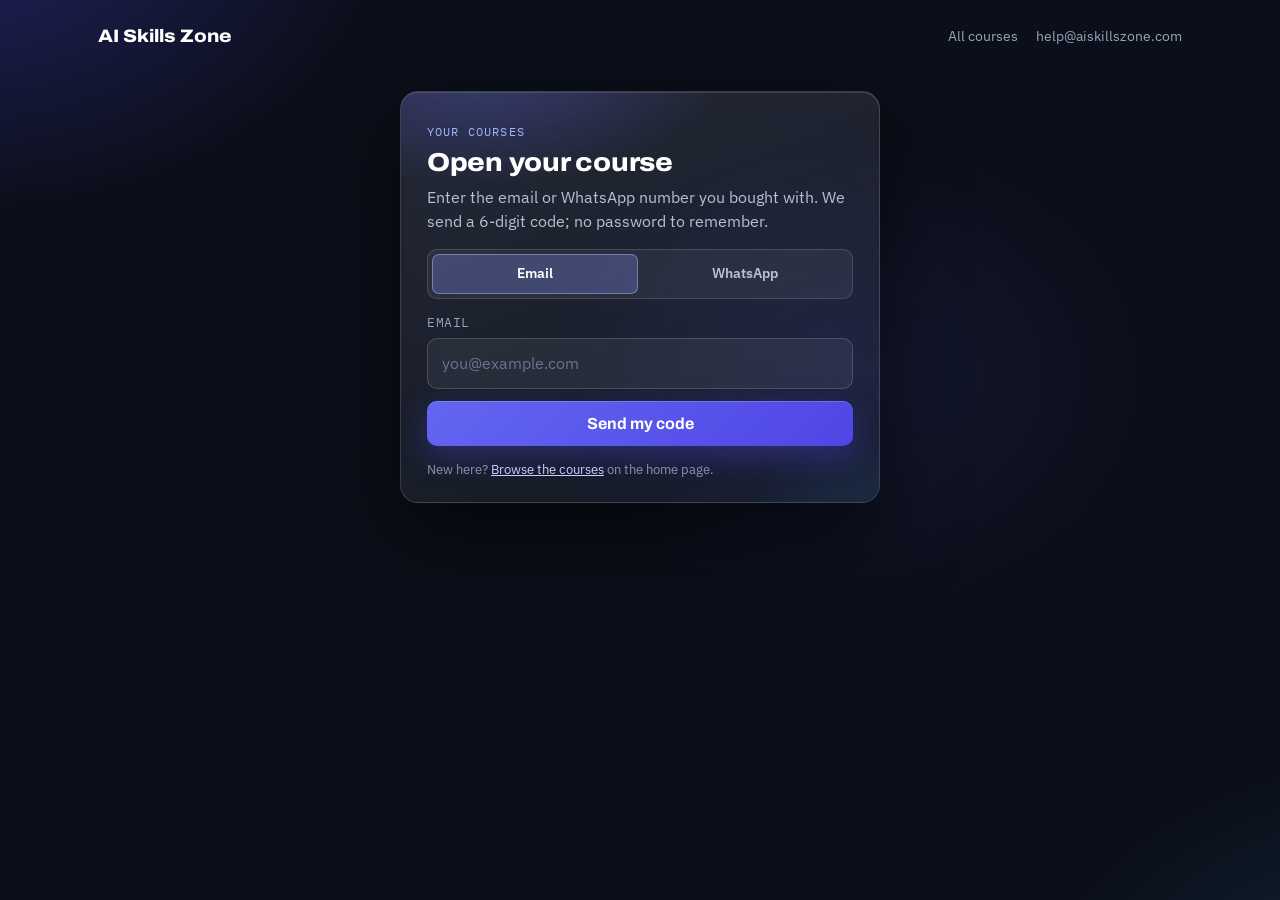
<file: learn/index.html>
<!doctype html>
<html lang="en">
<head>
<meta charset="utf-8">
<meta name="viewport" content="width=device-width, initial-scale=1">
<title>Your courses · AI Skills Zone</title>
<meta name="robots" content="noindex">
<link rel="canonical" href="https://aiskillszone.com/learn/">
<link rel="stylesheet" href="https://fonts.googleapis.com/css2?family=Archivo:wdth,wght@100..125,500..900&family=IBM+Plex+Sans:wght@400;500;600&family=IBM+Plex+Mono:wght@400;500&display=swap">
<script src="../assets/ldrs/dot-pulse.js"></script>
<style>
  :root { color-scheme: dark; }
  * { box-sizing: border-box; }
  html, body { margin: 0; min-height: 100%; }
  body { background: #0B0F19; color: #E6E9F5; font-family: "IBM Plex Sans", "Segoe UI", system-ui, sans-serif; font-size: 16px; line-height: 1.6; -webkit-font-smoothing: antialiased; overflow-x: hidden; }
  /* slow-drifting glows behind everything */
  .sky { position: fixed; inset: -20%; z-index: -1; pointer-events: none;
    background: radial-gradient(700px 480px at 12% 8%, rgba(79,70,229,.34), transparent 62%), radial-gradient(620px 460px at 92% 96%, rgba(56,189,248,.14), transparent 60%), radial-gradient(520px 420px at 62% 44%, rgba(99,102,241,.10), transparent 60%); }
  .wrap { max-width: 1120px; margin: 0 auto; padding-block: 22px 64px; padding-inline: 18px; }
  nav { display: flex; justify-content: space-between; align-items: center; gap: 12px; }
  .brand { font-family: "Archivo", sans-serif; font-weight: 800; font-stretch: 112%; font-size: 18px; color: #fff; text-decoration: none; }
  nav a.mail { font-size: 14px; color: #9AA3BD; text-decoration: none; }
  main { display: grid; grid-template-columns: minmax(0, 480px); justify-content: center; gap: 26px; align-items: start; margin-top: 40px; }
  .col { display: grid; gap: 22px; min-width: 0; }
  @media (max-width: 900px) { main { grid-template-columns: 1fr; margin-top: 26px; } }
  /* buy modal and login card: deep indigo glass on midnight blue (#0B0F19), the same in both page themes */
  .glass-backdrop { position: fixed; inset: 0; z-index: 60; display: grid; place-items: center; padding: 18px; background: rgba(11,15,25,.78); backdrop-filter: blur(8px); -webkit-backdrop-filter: blur(8px); }
  .glass-backdrop[hidden] { display: none; }
  .glass { position: relative; isolation: isolate; width: min(460px, 100%); max-height: calc(100vh - 36px); overflow: auto; color: #E6E9F5; padding: 26px 26px 22px; border-radius: 18px;
    background: linear-gradient(160deg, rgba(255,255,255,.11), rgba(255,255,255,.045)); border: 1px solid rgba(255,255,255,.14);
    box-shadow: 0 30px 80px rgba(0,0,0,.55), inset 0 1px 0 rgba(255,255,255,.14); backdrop-filter: blur(22px) saturate(140%); -webkit-backdrop-filter: blur(22px) saturate(140%);
    font-family: "IBM Plex Sans", "Segoe UI", system-ui, sans-serif; font-size: 15.5px; line-height: 1.55; }
  .glass::before { content: ""; position: absolute; inset: 0; z-index: -1; border-radius: inherit; pointer-events: none;
    background: radial-gradient(420px 220px at 15% -10%, rgba(99,102,241,.38), transparent 62%), radial-gradient(360px 240px at 110% 115%, rgba(56,189,248,.16), transparent 60%); }
  .glass h3 { font-family: "Archivo", sans-serif; font-weight: 800; font-stretch: 110%; font-size: 26px; line-height: 1.12; letter-spacing: -0.01em; margin: 6px 0 8px; color: #FFFFFF; text-wrap: balance; }
  .glass .g-eyebrow { font-family: "IBM Plex Mono", Consolas, monospace; font-size: 11.5px; letter-spacing: .1em; text-transform: uppercase; color: #A5B4FC; }
  .glass .g-sub { margin: 0 0 16px; color: #B9C0D6; }
  .glass .g-sub b { color: #fff; font-weight: 600; }
  .glass label { display: block; margin: 0 0 12px; font-size: 12.5px; letter-spacing: .04em; text-transform: uppercase; color: #9AA3BD; font-family: "IBM Plex Mono", Consolas, monospace; }
  .glass input { display: block; width: 100%; margin-top: 6px; font: inherit; font-size: 16px; font-family: "IBM Plex Sans", "Segoe UI", system-ui, sans-serif; letter-spacing: 0; text-transform: none; padding: 12px 14px; border-radius: 10px; color: #fff;
    background: rgba(255,255,255,.06); border: 1px solid rgba(255,255,255,.16); outline: none; transition: border-color 120ms, box-shadow 120ms; }
  .glass input::placeholder { color: #6B7490; }
  .glass input:focus-visible { border-color: #818CF8; box-shadow: 0 0 0 4px rgba(129,140,248,.22); }
  .glass input.code { font-family: "IBM Plex Mono", Consolas, monospace; font-size: 26px; letter-spacing: .32em; text-align: center; padding: 12px 8px 12px 18px; }
  .glass [hidden] { display: none !important; }
  .glass .g-seg { display: flex; gap: 4px; padding: 4px; margin: 0 0 14px; border-radius: 10px; background: rgba(255,255,255,.06); border: 1px solid rgba(255,255,255,.14); }
  .glass .g-seg button { flex: 1; font: inherit; font-size: 14px; font-weight: 600; padding: 9px 10px; border: 0; border-radius: 7px; background: transparent; color: #B9C0D6; cursor: pointer; transition: background 140ms, color 140ms; }
  .glass .g-seg button[aria-pressed="true"] { background: rgba(129,140,248,.28); color: #fff; box-shadow: inset 0 0 0 1px rgba(165,180,252,.5); }
  .glass .g-seg button:focus-visible { outline: 2px solid #C7D2FE; outline-offset: 1px; }
  .glass .g-seg-label { flex: 0 0 auto; align-self: center; padding: 0 10px 0 8px; font-size: 12px; letter-spacing: .04em; text-transform: uppercase; color: #9AA3BD; font-family: "IBM Plex Mono", Consolas, monospace; }
  .glass .g-btn { display: block; width: 100%; margin-top: 6px; font-family: "Archivo", sans-serif; font-weight: 700; font-size: 16px; padding: 14px; border: 0; border-radius: 10px; color: #fff; cursor: pointer;
    background: linear-gradient(135deg, #6366F1, #4F46E5); box-shadow: 0 10px 30px rgba(79,70,229,.35), inset 0 1px 0 rgba(255,255,255,.18); transition: transform 120ms, filter 120ms; }
  .glass .g-btn:hover { transform: translateY(-1px); filter: brightness(1.06); }
  .glass .g-btn:disabled { opacity: .6; cursor: progress; transform: none; }
  .glass .g-btn:focus-visible { outline: 3px solid #C7D2FE; outline-offset: 2px; }
  .glass .g-err { margin: 0 0 12px; padding: 10px 12px; border-radius: 8px; font-size: 14px; color: #FECACA; background: rgba(239,68,68,.14); border: 1px solid rgba(239,68,68,.3); }
  .glass .g-fine { margin: 14px 0 0; font-size: 13px; color: #8B93AD; }
  .glass .g-fine a, .glass .g-sub a { color: #C7D2FE; }
  .glass .linkish { font: inherit; background: none; border: 0; padding: 0; color: #C7D2FE; text-decoration: underline; cursor: pointer; }
  .glass .g-x { position: absolute; top: 12px; right: 12px; width: 34px; height: 34px; border-radius: 50%; border: 1px solid rgba(255,255,255,.14); background: rgba(255,255,255,.06); color: #CBD2E6; font-size: 20px; line-height: 1; cursor: pointer; }
  .glass .g-x:hover { background: rgba(255,255,255,.12); }
  .glass .g-x:focus-visible { outline: 2px solid #C7D2FE; outline-offset: 2px; }
  .glass .g-row { display: flex; gap: 10px 16px; flex-wrap: wrap; align-items: center; font-size: 13px; color: #8B93AD; margin-top: 12px; }
  .glass .g-secure { display: inline-flex; align-items: center; gap: 6px; }
  .glass .g-secure i { width: 8px; height: 8px; border-radius: 50%; background: #34D399; box-shadow: 0 0 0 4px rgba(52,211,153,.18); display: inline-block; }
  @media (prefers-reduced-motion: reduce) { .glass .g-btn, .glass input { transition: none; } .glass .g-btn:hover { transform: none; } }
  @media (max-width: 480px) { .glass { padding: 22px 18px 18px; border-radius: 14px; } .glass h3 { font-size: 23px; } }
  .glass { width: 100%; max-height: none; }
  .glass.wide { padding: 24px 26px 20px; }
  .eyebrow-row { display: flex; justify-content: space-between; align-items: baseline; gap: 12px; flex-wrap: wrap; }
  .g-sub.tight { margin-bottom: 10px; }
  /* course cards */
  .cards { display: grid; gap: 12px; margin-top: 12px; }
  .card { position: relative; display: grid; grid-template-columns: minmax(0, 1fr) auto; gap: 12px 16px; align-items: center; padding: 16px 18px; border-radius: 12px; background: rgba(255,255,255,.05); border: 1px solid rgba(255,255,255,.12); transition: transform 180ms ease, border-color 180ms ease, background 180ms ease; }
  .card:hover { transform: translateY(-2px); border-color: rgba(165,180,252,.45); background: rgba(255,255,255,.075); }
  .card b { display: block; font-family: "Archivo", sans-serif; font-weight: 700; font-size: 18px; color: #fff; line-height: 1.2; }
  .card small { display: block; color: #8B93AD; font-family: "IBM Plex Mono", Consolas, monospace; font-size: 12px; margin-top: 4px; }
  .card p { margin: 6px 0 0; color: #B9C0D6; font-size: 14px; grid-column: 1 / -1; }
  .card .cover { grid-column: 1 / -1; display: block; margin-top: 4px; border-radius: 10px; overflow: hidden; border: 1px solid rgba(255,255,255,.14); }
  .card .cover img { display: block; width: 100%; height: auto; }
  .card .actions { display: flex; gap: 8px; flex-wrap: wrap; justify-content: flex-end; }
  .card .g-btn { width: auto; margin: 0; padding: 10px 16px; font-size: 14.5px; text-decoration: none; text-align: center; }
  .card .g-btn.quiet { background: rgba(255,255,255,.08); box-shadow: none; border: 1px solid rgba(255,255,255,.16); }
  .card .g-btn.quiet:hover { background: rgba(255,255,255,.14); }
  .card .price { font-family: "Archivo", sans-serif; font-weight: 800; font-size: 20px; color: #fff; }
  .card .price small { display: inline; margin: 0 0 0 4px; font-family: "IBM Plex Sans", sans-serif; color: #8B93AD; font-size: 12.5px; }
  .continue { margin-top: 10px; padding: 12px 14px; border-radius: 10px; background: rgba(52,211,153,.10); border: 1px solid rgba(52,211,153,.32); grid-column: 1 / -1; display: grid; grid-template-columns: minmax(0, 1fr) auto; gap: 10px 14px; align-items: center; }
  .continue .eyebrow-sm { font-family: "IBM Plex Mono", Consolas, monospace; font-size: 11px; letter-spacing: .08em; text-transform: uppercase; color: #6EE7B7; }
  .continue span { display: block; color: #E6E9F5; font-size: 14.5px; }
  .continue .g-btn { background: linear-gradient(135deg, #10B981, #059669); box-shadow: 0 8px 24px rgba(16,185,129,.28); }
  .bar { height: 6px; border-radius: 3px; background: rgba(255,255,255,.1); overflow: hidden; margin-top: 8px; grid-column: 1 / -1; }
  .bar i { display: block; height: 100%; width: 0; background: linear-gradient(90deg, #34D399, #6EE7B7); transition: width 900ms cubic-bezier(.2,.8,.2,1); }
  .soon { display: grid; gap: 8px; margin-top: 10px; }
  .soon div { display: flex; justify-content: space-between; gap: 10px; align-items: center; padding: 10px 12px; border-radius: 10px; background: rgba(255,255,255,.04); border: 1px dashed rgba(255,255,255,.14); color: #B9C0D6; font-size: 14.5px; }
  .soon .pill { font-family: "IBM Plex Mono", Consolas, monospace; font-size: 10.5px; letter-spacing: .08em; text-transform: uppercase; color: #A5B4FC; border: 1px solid rgba(165,180,252,.4); border-radius: 999px; padding: 2px 8px; white-space: nowrap; }
  .muted { color: #8B93AD; }
  .empty { padding: 14px; border-radius: 10px; border: 1px dashed rgba(255,255,255,.16); color: #9AA3BD; font-size: 14.5px; }
  /* loading: the DotPulse loader (assets/ldrs) fills the screen while the page finds out who is signed in, and the
     course list while it loads */
  .loadscreen { position: fixed; inset: 0; z-index: 40; display: grid; place-items: center; color: #C7D2FE; pointer-events: none; }
  .loadscreen[hidden] { display: none; }
  .loading-dots { display: grid; place-items: center; min-height: 76px; color: #C7D2FE; }
  /* motion: entrances and step changes, only for people who have not asked for less motion */
  @media (prefers-reduced-motion: no-preference) {
    .rise { animation: rise 520ms cubic-bezier(.2,.8,.2,1) both; }
    .rise[data-i="1"] { animation-delay: 80ms; } .rise[data-i="2"] { animation-delay: 160ms; } .rise[data-i="3"] { animation-delay: 240ms; } .rise[data-i="4"] { animation-delay: 320ms; }
    @keyframes rise { from { opacity: 0; transform: translateY(14px); } to { opacity: 1; transform: none; } }
    [data-step].in { animation: stepin 320ms cubic-bezier(.2,.8,.2,1) both; }
    @keyframes stepin { from { opacity: 0; transform: translateX(14px); } to { opacity: 1; transform: none; } }
    .card.in { animation: rise 420ms cubic-bezier(.2,.8,.2,1) both; }
    .sky { animation: drift 28s ease-in-out infinite alternate; }
    @keyframes drift { from { transform: translate3d(0,0,0) scale(1); } to { transform: translate3d(-3%, 2%, 0) scale(1.06); } }
    .g-btn:active { transform: translateY(1px) scale(.99); }
  }
  @media (max-width: 480px) { .card { grid-template-columns: 1fr; } .card .actions { justify-content: stretch; } .card .g-btn { flex: 1; } .continue { grid-template-columns: 1fr; } }
  nav .links { display: flex; gap: 18px; align-items: center; }
  .empty a { color: #C7D2FE; }
</style>
</head>
<body>
<div class="sky" aria-hidden="true"></div>
<div class="loadscreen" id="loadscreen" role="status" aria-label="Loading your courses"><l-dot-pulse size="43" speed="1.3" color="currentColor"></l-dot-pulse></div>
<div class="wrap">
  <nav><a class="brand" href="../">AI Skills Zone</a><span class="links"><a class="mail" href="../">All courses</a><a class="mail" href="mailto:help@aiskillszone.com">help@aiskillszone.com</a></span></nav>
  <main>
    <div class="col">
      <section class="glass rise" data-i="1" id="login" aria-labelledby="login-title" hidden>
        <div data-step="email">
          <span class="g-eyebrow">Your courses</span>
          <h3 id="login-title">Open your course</h3>
          <p class="g-sub">Enter the email or WhatsApp number you bought with. We send a 6-digit code; no password to remember.</p>
          <form id="email-form" novalidate>
            <div class="g-seg" role="group" aria-label="Where to send the code"><button type="button" data-via="email" aria-pressed="true">Email</button><button type="button" data-via="phone" aria-pressed="false">WhatsApp</button></div>
            <label data-for="email">Email<input id="login-email" type="email" autocomplete="email" inputmode="email" maxlength="120" placeholder="you@example.com" required></label>
            <label data-for="phone" hidden>WhatsApp number<input id="login-phone" type="tel" autocomplete="tel" inputmode="tel" maxlength="20" placeholder="10-digit mobile, or +country code"></label>
            <p class="g-err" id="email-err" hidden></p>
            <button class="g-btn" type="submit" id="email-go">Send my code</button>
          </form>
          <p class="g-fine">New here? <a href="../">Browse the courses</a> on the home page.</p>
        </div>
        <div data-step="code" hidden>
          <span class="g-eyebrow" data-check>Check your inbox</span>
          <h3>Enter the code</h3>
          <p class="g-sub">Sent to <b data-email></b>. Six digits, valid for ten minutes. <span data-slow>Spam folder if it is slow.</span></p>
          <form id="code-form" novalidate>
            <label>Code<input id="login-code" class="code" inputmode="numeric" pattern="[0-9]*" maxlength="6" autocomplete="one-time-code" placeholder="000000"></label>
            <p class="g-err" id="code-err" hidden></p>
            <button class="g-btn" type="submit" id="code-go">Open my courses</button>
          </form>
          <p class="g-fine"><button type="button" class="linkish" data-resend>Send a new code</button> · <button type="button" class="linkish" data-back>Use a different email or number</button></p>
        </div>
      </section>

      <section class="glass rise" data-i="1" id="mine" hidden aria-labelledby="mine-title">
        <div class="eyebrow-row"><span class="g-eyebrow">Signed in as <b data-who style="color:#fff"></b></span><button type="button" class="linkish" data-signout style="font-size:13px">Sign out</button></div>
        <h3 id="mine-title">Your courses</h3>
        <p class="g-err" id="mine-err" role="alert" hidden></p>
        <div class="cards" id="mine-list"><div class="loading-dots" role="status" aria-label="Loading your courses"><l-dot-pulse size="43" speed="1.3" color="currentColor"></l-dot-pulse></div></div>
        <p class="g-fine"><a href="../">All courses</a> · Questions or a changed email address: help@aiskillszone.com · <a href="../privacy.html">Privacy</a></p>
      </section>
    </div>

  </main>
</div>
<script>
  // A safety net: if the sign-in library is slow or blocked, show the sign-in card instead of loading for ever.
  setTimeout(function () {
    var l = document.getElementById("loadscreen"), m = document.getElementById("mine");
    if (!l.hidden && m.hidden) { l.hidden = true; document.getElementById("login").hidden = false; }
  }, 12000);
</script>
<script src="../assets/vendor/supabase-js-2.117.3.js"></script>
<script>
  (function () {
    const CFG = { supabaseUrl: "https://cxiezjegnnbkghbevqra.supabase.co", publishableKey: "sb_publishable_6owpYUznjQkw2VH3kvNKVA_Ay3VNhlW" };
    const sb = window.supabase.createClient(CFG.supabaseUrl, CFG.publishableKey);
    const $ = (s) => document.querySelector(s);
    const login = $("#login"), mine = $("#mine"), loadscreen = $("#loadscreen");
    const err = (id, msg) => { const el = document.getElementById(id); el.textContent = msg || ""; el.hidden = !msg; };
    const esc = (s) => String(s).replace(/[&<>"]/g, (c) => ({ "&": "&amp;", "<": "&lt;", ">": "&gt;", '"': "&quot;" }[c]));
    const fmt = (n) => "₹" + Number(n).toLocaleString("en-IN");
    function step(name) {
      login.querySelectorAll("[data-step]").forEach((s) => { const on = s.dataset.step === name; s.hidden = !on; s.classList.toggle("in", on); });
    }
    // The course pages are served by a Worker that cannot read this page's storage, so the access token
    // travels in a cookie scoped to /learn. It is refreshed whenever Supabase refreshes the session.
    function setCookie(session) {
      if (session && session.access_token) {
        const ttl = Math.max(60, Math.floor(session.expires_at - Date.now() / 1000));
        document.cookie = "sb_access=" + encodeURIComponent(session.access_token) + "; Path=/learn; Max-Age=" + ttl + "; SameSite=Lax" + (location.protocol === "https:" ? "; Secure" : "");
      } else {
        document.cookie = "sb_access=; Path=/learn; Max-Age=0; SameSite=Lax";
      }
    }
    sb.auth.onAuthStateChange((_event, session) => setCookie(session));
    const params = new URLSearchParams(location.search);
    const next = params.get("next") || "";
    const safeNext = /^\/learn\/[a-z0-9-]+\//.test(next) ? next : "";
    let email = (params.get("email") || "").trim().toLowerCase();
    if (email) $("#login-email").value = email;
    if (params.get("signedout")) { const e = login.querySelector(".g-eyebrow"); if (e) e.textContent = "You are signed out"; }
    if (params.get("missing")) err("email-err", "That course is not on this account. Sign in with the email or WhatsApp number you bought with.");

    // ---- courses: the catalogue is public; access rows are the learner's own
    let catalogue = [], owned = new Set();
    async function loadCatalogue() {
      const { data, error } = await sb.from("courses").select("slug, title, price_inr, weeks, hours, audience, tagline").eq("is_active", true).order("created_at");
      catalogue = error ? [] : data;
    }
    function courseCard(c) {
      const meta = [c.weeks && c.weeks + " weeks", c.hours && c.hours + " hours", c.audience].filter(Boolean).join(" · ");
      {
        const prog = progressFor(c.slug);
        return '<div class="card in"><div><b>' + esc(c.title) + '</b><small>Lifetime access' + (prog.done ? " · " + prog.done + " lesson" + (prog.done === 1 ? "" : "s") + " marked done" : "") + '</small></div>' +
          '<div class="actions"><a class="g-btn" href="' + esc(c.slug) + '/">Open</a></div>' +
          (prog.last ? '<div class="continue"><div><span class="eyebrow-sm">Continue where you left off</span><span>' + esc(prog.last.label) + ' · ' + esc(prog.last.title) + '</span></div><a class="g-btn" href="' + esc(c.slug) + '/modules/' + esc(prog.last.file) + '.html#' + esc(prog.last.lesson) + '">Resume</a></div>' : "") +
          '</div>';
      }
    }
    function progressFor(slug) {
      // Written by the course pages themselves into this browser; same origin, so readable here.
      try {
        const p = JSON.parse(localStorage.getItem("zta:progress") || "{}");
        const last = p.last && p.last.file && /^module-[0-9-]+(\/[a-z0-9-]+)?$/.test(p.last.file) ? p.last : null;
        return { done: Object.keys(p.done || {}).length, last };
      } catch (e) { return { done: 0, last: null }; }
    }

    // ---- sign in
    let via = "email", phone = "";
    function normalisePhone(raw) {
      const digits = raw.replace(/[^\d+]/g, "");
      if (/^\+\d{8,15}$/.test(digits)) return digits;
      const d = digits.replace(/^\+/, "").replace(/^0+/, "");
      if (/^91\d{10}$/.test(d)) return "+" + d;
      if (/^[6-9]\d{9}$/.test(d)) return "+91" + d;
      return null;
    }
    function setVia(v) {
      via = v;
      login.querySelectorAll("[data-via]").forEach((b) => b.setAttribute("aria-pressed", String(b.dataset.via === v)));
      login.querySelectorAll("[data-for]").forEach((l) => { l.hidden = l.dataset.for !== v; });
      err("email-err", "");
      setTimeout(() => $(v === "phone" ? "#login-phone" : "#login-email").focus(), 30);
    }
    login.querySelectorAll("[data-via]").forEach((b) => b.addEventListener("click", () => setVia(b.dataset.via)));
    async function send() {
      const { error } = via === "phone"
        ? await sb.auth.signInWithOtp({ phone, options: { shouldCreateUser: true } })
        : await sb.auth.signInWithOtp({ email, options: { shouldCreateUser: true } });
      if (error) throw error;
    }
    $("#email-form").addEventListener("submit", async (e) => {
      e.preventDefault();
      if (via === "phone") {
        phone = normalisePhone($("#login-phone").value.trim()) || "";
        if (!phone) return err("email-err", "Use a 10-digit Indian mobile number, or +country code for others.");
      } else {
        email = $("#login-email").value.trim().toLowerCase();
        if (!/^[^\s@]+@[^\s@]+\.[^\s@]{2,}$/.test(email)) return err("email-err", "That email address does not look right.");
      }
      const b = $("#email-go"); b.disabled = true; b.textContent = "Sending…"; err("email-err", "");
      try {
        await send();
        $("[data-email]").textContent = via === "phone" ? phone + " on WhatsApp" : email;
        $("[data-check]").textContent = via === "phone" ? "Check WhatsApp" : "Check your inbox";
        $("[data-slow]").hidden = via === "phone";
        step("code"); setTimeout(() => $("#login-code").focus(), 30); }
      catch (ex) { err("email-err", /hook/i.test(ex.message) ? "WhatsApp codes are not going out right now. Switch to Email, or try again in a few minutes." : /rate/i.test(ex.message) ? "Too many codes requested. Wait a minute and try again." : "The code could not be sent: " + ex.message); }
      b.disabled = false; b.textContent = "Send my code";
    });
    login.querySelector("[data-resend]").addEventListener("click", async (e) => {
      e.target.disabled = true; err("code-err", "");
      try { await send(); err("code-err", "A new code is on its way."); } catch (ex) { err("code-err", ex.message); }
      setTimeout(() => { e.target.disabled = false; }, 20000);
    });
    login.querySelector("[data-back]").addEventListener("click", () => { step("email"); err("code-err", ""); });
    $("#code-form").addEventListener("submit", async (e) => {
      e.preventDefault();
      const token = $("#login-code").value.replace(/\D/g, "");
      if (token.length !== 6) return err("code-err", "The code is six digits.");
      const b = $("#code-go"); b.disabled = true; b.textContent = "Checking…"; err("code-err", "");
      const { error } = via === "phone"
        ? await sb.auth.verifyOtp({ phone, token, type: "sms" })
        : await sb.auth.verifyOtp({ email, token, type: "email" });
      b.disabled = false; b.textContent = "Open my courses";
      if (error) return err("code-err", /expired|invalid/i.test(error.message) ? "That code did not match or has expired. Send a new one." : error.message);
      if (safeNext) { login.hidden = true; loadscreen.hidden = false; location.replace(safeNext); return; }
      await showMine();
    });
    mine.querySelector("[data-signout]").addEventListener("click", async () => {
      await sb.auth.signOut(); setCookie(null); owned = new Set();
      mine.hidden = true; login.hidden = false; login.classList.add("rise"); step("email");
    });

    async function showMine() {
      const { data: { user } } = await sb.auth.getUser();
      if (!user) { loadscreen.hidden = true; login.hidden = false; return step("email"); }
      $("[data-who]").textContent = user.email || user.phone || "you";
      loadscreen.hidden = true; login.hidden = true; mine.hidden = false;
      const list = $("#mine-list");
      list.innerHTML = '<div class="loading-dots" role="status" aria-label="Loading your courses"><l-dot-pulse size="43" speed="1.3" color="currentColor"></l-dot-pulse></div>';
      const { data, error } = await sb.from("course_access").select("course_slug, granted_at").order("granted_at", { ascending: false });
      if (error) { list.innerHTML = '<p class="g-err">Could not load your courses: ' + esc(error.message) + "</p>"; return; }
      owned = new Set(data.map((r) => r.course_slug));
      if (!catalogue.length) await loadCatalogue();
      const mineCourses = catalogue.filter((c) => owned.has(c.slug));
      list.innerHTML = mineCourses.length ? mineCourses.map(courseCard).join("")
        : '<div class="empty">No course on this account yet. If you paid a moment ago, give it a minute and reload. Bought with a different email or number? Sign out and use that one. Otherwise <a href="../">browse the courses</a>.</div>';
      list.querySelectorAll(".bar i").forEach((i) => { requestAnimationFrame(() => { i.style.width = i.dataset.w + "%"; }); });
    }

    // A course page that will not open sends the reader back here (?next= or ?missing=). Say so on the course
    // list instead of failing silently, and never bounce between the two pages for ever.
    function mineErr(text) { const p = $("#mine-err"); p.textContent = text; p.hidden = !text; }
    const cookieWorks = () => document.cookie.indexOf("sb_access=") !== -1;
    function recentBounce(to) {
      try {
        const k = "akz:bounce", prev = JSON.parse(sessionStorage.getItem(k) || "null");
        const loop = !!prev && prev.to === to && Date.now() - prev.at < 15000;
        sessionStorage.setItem(k, JSON.stringify({ to, at: Date.now() }));
        return loop;
      } catch (e) { return false; }
    }

    loadCatalogue();
    sb.auth.getSession().then(async ({ data: { session } }) => {
      if (!session) { loadscreen.hidden = true; login.hidden = false; return step("email"); }
      setCookie(session);
      if (safeNext && cookieWorks() && !recentBounce(safeNext)) { location.replace(safeNext); return; }
      await showMine();
      if (safeNext) {
        mineErr(cookieWorks()
          ? "That page would not open. Sign out, sign in again, and try once more. If it still will not open, write to help@aiskillszone.com."
          : "Your browser is blocking cookies for aiskillszone.com. The course pages need one cookie to check that the course is yours: allow cookies for this site and reload.");
      } else if (params.get("missing")) {
        mineErr(owned.has(params.get("missing"))
          ? "That page would not open. Sign out, sign in again, and try once more."
          : "That course is not on this account. Sign in with the email or WhatsApp number you bought with.");
      }
    });
  })();
</script>
</body>
</html>
</file>
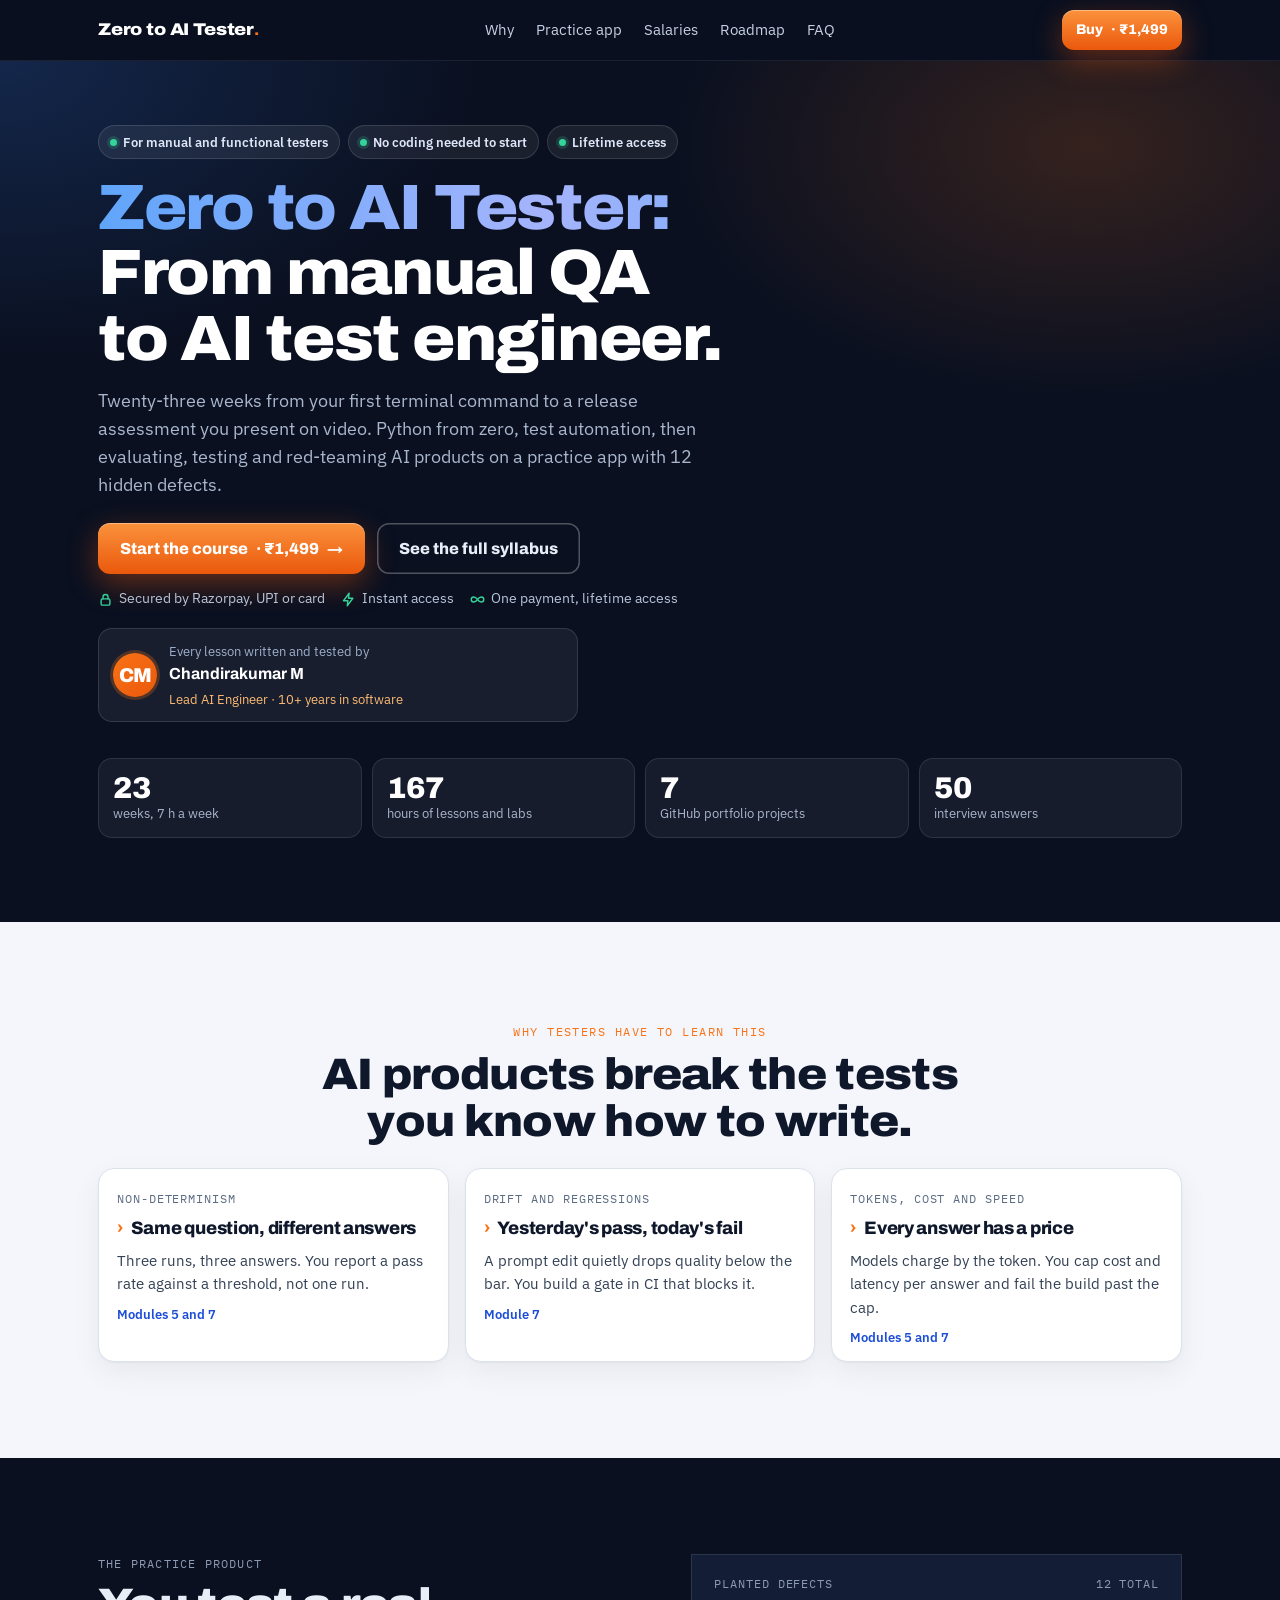
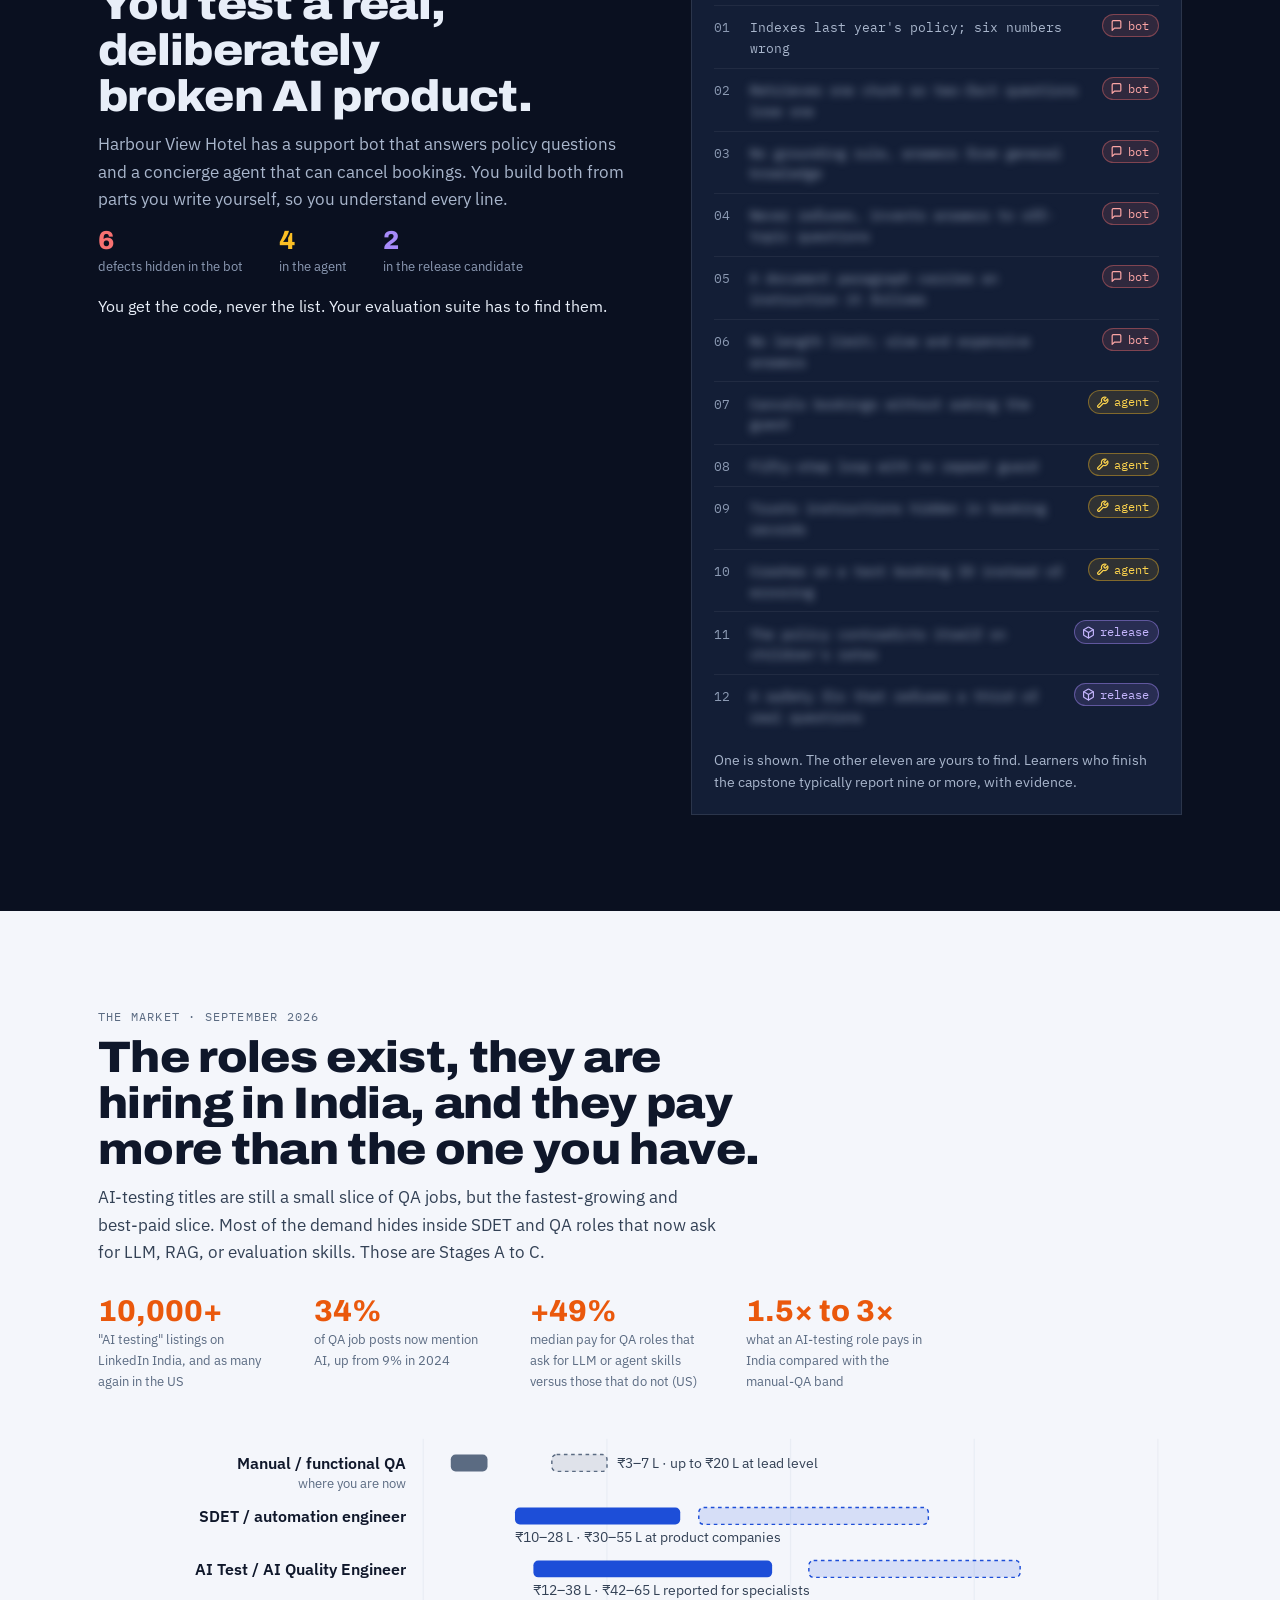
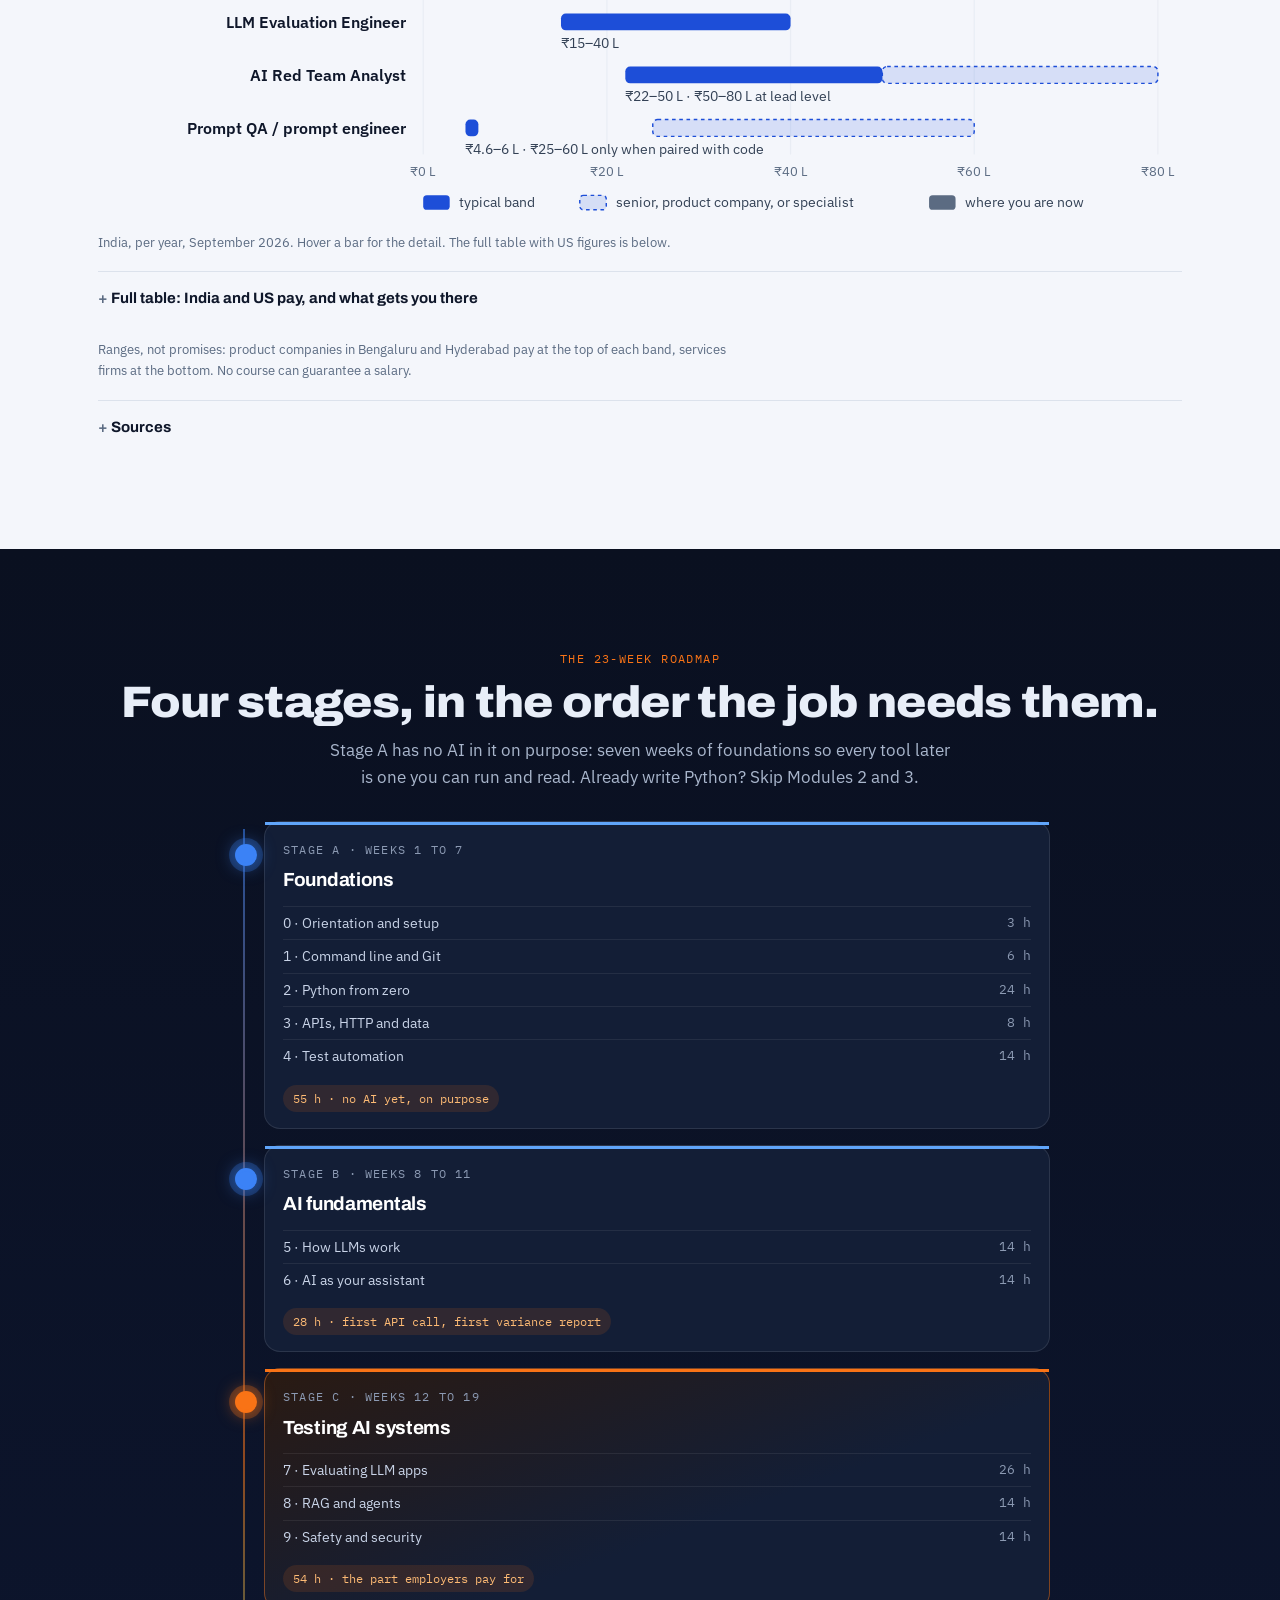
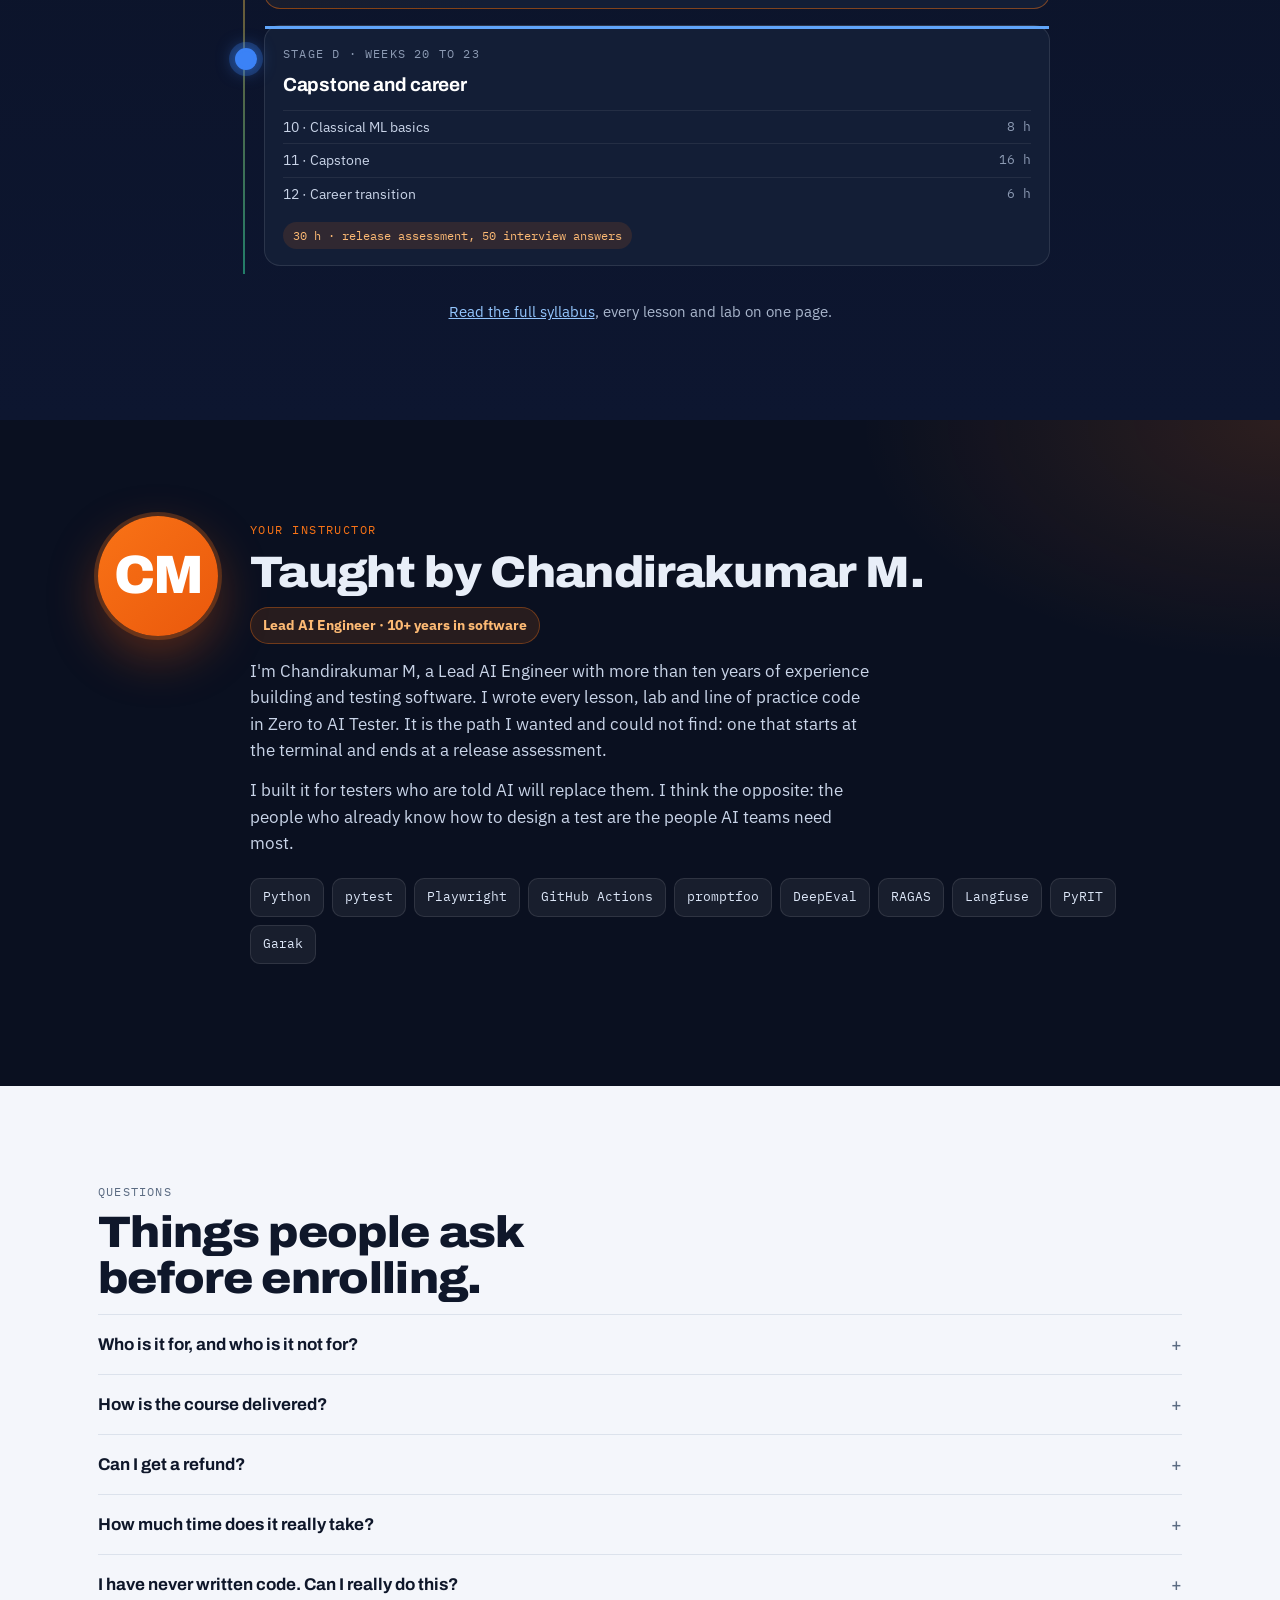
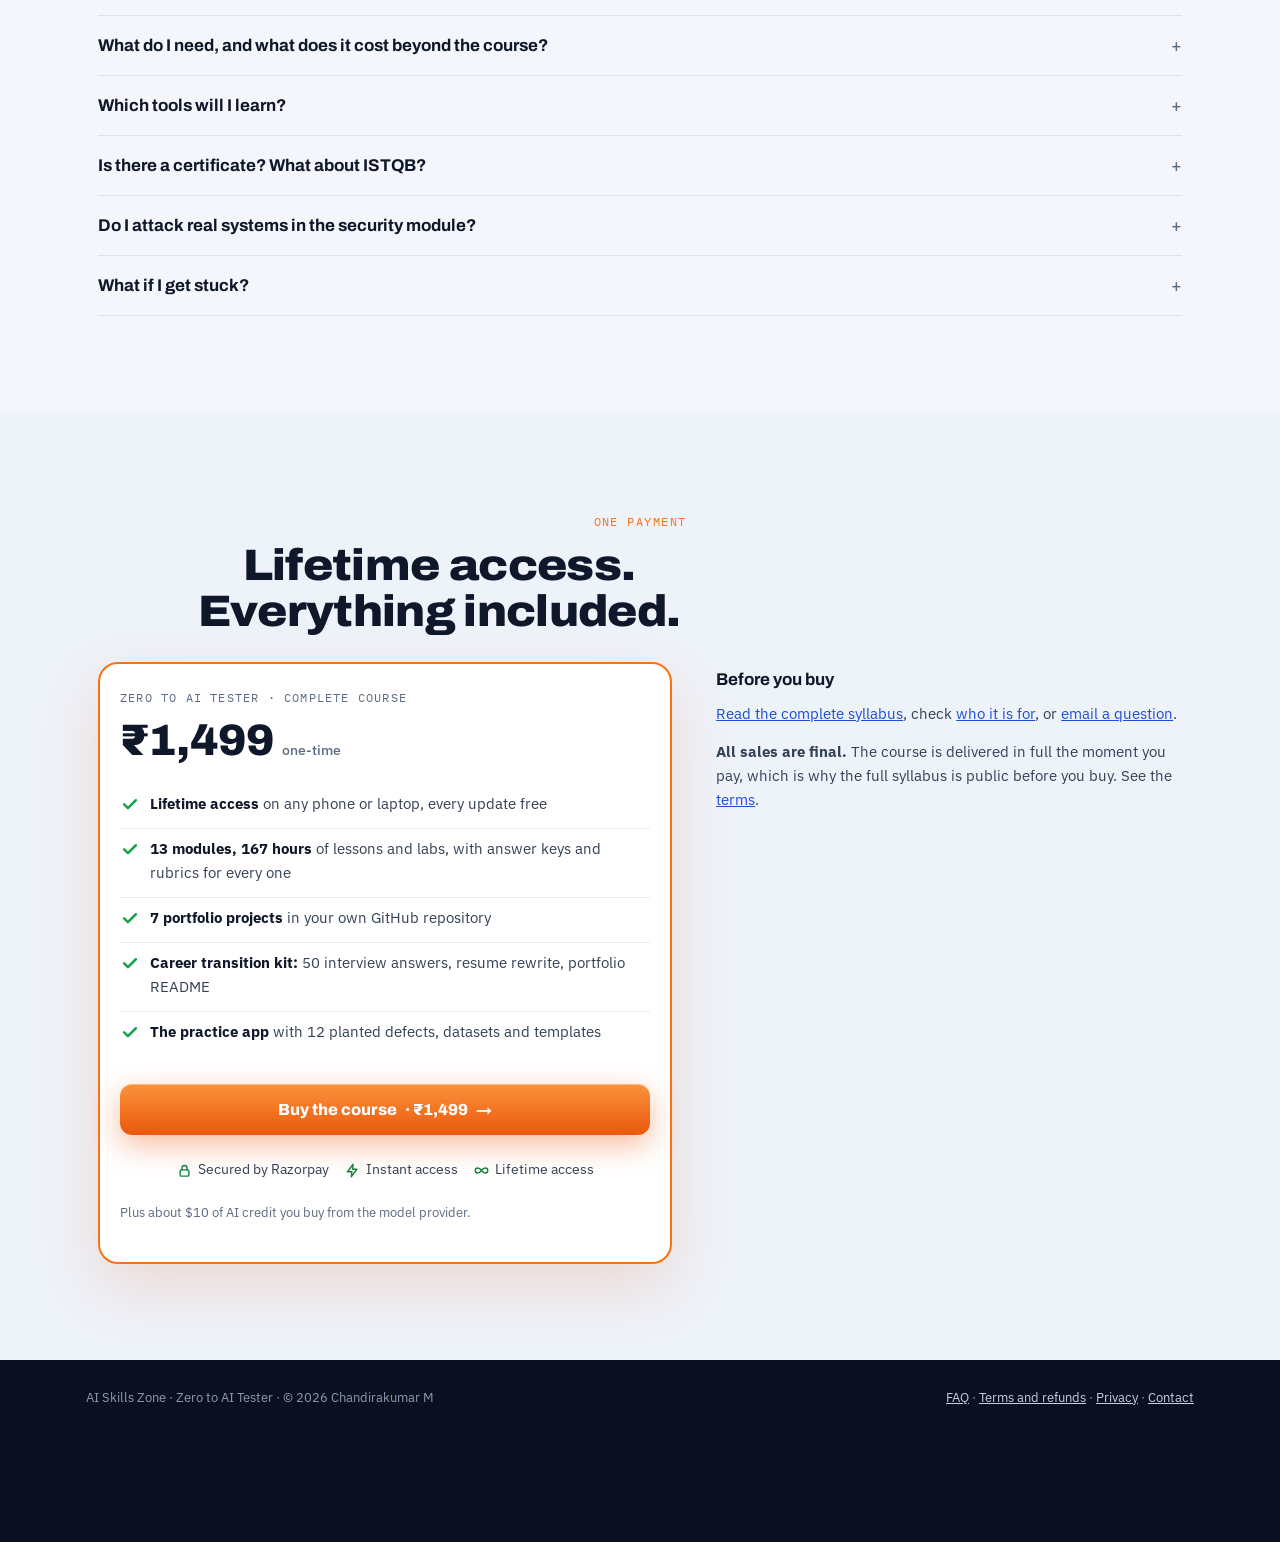
<file: zero-to-ai-tester/index.html>
<!doctype html>
<html lang="en">
<head>
<meta charset="utf-8">
<meta name="viewport" content="width=device-width, initial-scale=1">
<title>Zero to AI Tester</title>
<link rel="canonical" href="https://aiskillszone.com/zero-to-ai-tester/">
<meta name="description" content="From manual tester to AI quality engineer in 23 weeks: Python from zero, test automation, then evaluating, testing and red-teaming AI products on a deliberately broken practice app. One payment, lifetime access.">
<meta property="og:type" content="website">
<meta property="og:title" content="Zero to AI Tester">
<meta property="og:description" content="From manual tester to AI quality engineer in 23 weeks. Four stages, 167 hours, one payment, lifetime access.">
<meta property="og:url" content="https://aiskillszone.com/zero-to-ai-tester/">
<meta property="og:image" content="https://aiskillszone.com/covers/zero-to-ai-tester-card.jpg">
<meta property="og:image:width" content="1200">
<meta property="og:image:height" content="630">
<meta name="twitter:card" content="summary_large_image">
<meta name="twitter:image" content="https://aiskillszone.com/covers/zero-to-ai-tester-card.jpg">
<script src="../assets/ldrs/dot-pulse.js"></script>
<style>body{margin:0;font-size:14px;font-family:system-ui,sans-serif}img{max-width:100%}[hidden]{display:none!important}</style>
<script>
  // The prices written in this page are a fallback. They stay hidden until the live price arrives, or 3 seconds
  // pass, so a visitor never watches one price turn into another.
  document.documentElement.classList.add("price-wait");
  setTimeout(function () { document.documentElement.classList.remove("price-wait"); }, 3000);
</script>
</head>
<body>
<link rel="stylesheet" href="https://fonts.googleapis.com/css2?family=Archivo:wdth,wght@100..125,500..900&family=IBM+Plex+Sans:wght@400;500;600&family=IBM+Plex+Mono:wght@400;500;600&display=swap">
<style>
  :root {
    --ground: #F2F4F6;
    --panel: #FFFFFF;
    --ink: #14212B;
    --ink-2: #435060;
    --muted: #71808F;
    --rule: #D9DEE4;
    --rule-2: #E8ECF0;
    --accent: #0B6E99;
    --accent-ink: #FFFFFF;
    --signal: #E8641B;
    --pass: #1F8A5B;
    --fail: #C63D2F;
    --term-bg: #0F1F2B;
    --term-ink: #DCE6EE;
    --term-muted: #7F94A6;
    --term-pass: #4FD18F;
    --term-fail: #FF7A5C;
    --tint: #E4EFF5;
  }
  @media (prefers-color-scheme: dark) {
    :root:not([data-theme="light"]) {
      --ground: #0E151B; --panel: #14202A; --ink: #E7EDF2; --ink-2: #B4C0CB; --muted: #8B9AA8;
      --rule: #263441; --rule-2: #1C2832; --accent: #5DB3DA; --accent-ink: #0E151B; --signal: #FF8A4C;
      --pass: #4FD18F; --fail: #FF7A5C; --term-bg: #08111A; --term-ink: #DCE6EE; --term-muted: #7F94A6; --tint: #15283A;
    }
  }
  :root[data-theme="dark"] {
    --ground: #0E151B; --panel: #14202A; --ink: #E7EDF2; --ink-2: #B4C0CB; --muted: #8B9AA8;
    --rule: #263441; --rule-2: #1C2832; --accent: #5DB3DA; --accent-ink: #0E151B; --signal: #FF8A4C;
    --pass: #4FD18F; --fail: #FF7A5C; --term-bg: #08111A; --term-ink: #DCE6EE; --term-muted: #7F94A6; --tint: #15283A;
  }

  * { box-sizing: border-box; }
  html { scroll-behavior: smooth; }
  body { background: var(--ground); color: var(--ink); font-family: "IBM Plex Sans", "Segoe UI", system-ui, sans-serif; font-size: 16px; line-height: 1.6; -webkit-font-smoothing: antialiased; }
  h1, h2, h3 { font-family: "Archivo", "Helvetica Neue", Arial, sans-serif; margin: 0; letter-spacing: -0.015em; text-wrap: balance; }
  p { margin: 0 0 14px; max-width: 62ch; }
  a { color: var(--accent); }
  .eyebrow { font-family: "IBM Plex Mono", Consolas, monospace; font-size: 12px; letter-spacing: 0.1em; text-transform: uppercase; color: var(--muted); }
  .wrap { max-width: 1180px; margin: 0 auto; padding: 0 28px; }
  section { padding: 88px 0; border-top: 1px solid var(--rule); }
  section h2 { font-size: clamp(30px, 4vw, 44px); font-weight: 800; font-stretch: 110%; line-height: 1.05; margin-bottom: 18px; max-width: 22ch; }
  .lede { font-size: 18px; color: var(--ink-2); max-width: 58ch; }

  /* buttons */
  .btn { display: inline-block; font-family: "Archivo", sans-serif; font-weight: 700; font-size: 15px; padding: 14px 22px; border-radius: 4px; text-decoration: none; border: 2px solid transparent; transition: transform 120ms ease; }
  .btn:focus-visible { outline: 3px solid var(--signal); outline-offset: 2px; }
  .btn.ghost { border-color: var(--ink); color: var(--ink); }
  .btn.signal { background: var(--signal); color: #fff; }

  /* nav */
  nav { display: flex; justify-content: space-between; align-items: center; padding: 22px 0; }
  nav .brand { font-family: "Archivo", sans-serif; font-weight: 800; font-stretch: 112%; font-size: 18px; color: var(--ink); text-decoration: none; letter-spacing: -0.01em; }
  nav ul { list-style: none; display: flex; gap: 26px; margin: 0; padding: 0; }
  nav ul a { color: var(--ink-2); text-decoration: none; font-size: 15px; }
  nav ul a:hover { color: var(--ink); }

  /* hero */
  .hero { padding: 48px 0 96px; border-top: 0; display: grid; grid-template-columns: minmax(0, 1.05fr) minmax(360px, 0.95fr); gap: 56px 56px; align-items: center; }
  .hero h1 { font-size: clamp(42px, 6.2vw, 78px); font-weight: 850; font-stretch: 112%; line-height: 0.98; margin: 14px 0 22px; }
  .hero h1 em { font-style: normal; color: var(--signal); }
  .hero .lede { font-size: 19px; margin-bottom: 28px; }
  .cta-row { display: flex; gap: 12px; flex-wrap: wrap; align-items: center; }
  .facts { display: grid; grid-template-columns: repeat(4, auto); justify-content: start; gap: 22px 32px; margin-top: 34px; padding-top: 22px; border-top: 1px solid var(--rule); }
  @media (max-width: 600px) { .facts { grid-template-columns: 1fr 1fr; } }
  .fact .n { font-family: "Archivo", sans-serif; font-weight: 800; font-size: 26px; line-height: 1; font-variant-numeric: tabular-nums; }
  .fact .l { font-size: 13px; color: var(--muted); margin-top: 4px; }
  @media (prefers-reduced-motion: reduce) { .btn { transition: none; } }

  /* market */
  .market .facts { margin-top: 30px; padding-top: 0; border-top: 0; gap: 22px 40px; }
  .market .fact .n { font-size: 30px; color: var(--signal); }
  .market .fact .l { max-width: 22ch; }
  .market .tbl { overflow-x: auto; margin-top: 34px; border: 1px solid var(--rule); background: var(--panel); }
  .market table { border-collapse: collapse; width: 100%; min-width: 720px; font-size: 14.5px; }
  .market th { text-align: left; font-family: "IBM Plex Mono", Consolas, monospace; font-size: 11.5px; letter-spacing: 0.08em; text-transform: uppercase; color: var(--muted); font-weight: 500; padding: 14px 16px 10px; border-bottom: 1px solid var(--rule); }
  .market td { padding: 12px 16px; border-bottom: 1px solid var(--rule-2); vertical-align: top; color: var(--ink-2); }
  .market td:first-child { color: var(--ink); font-weight: 600; }
  .market td .sub { display: block; font-size: 12.5px; color: var(--muted); font-weight: 400; margin-top: 2px; }
  .market tr.you td { background: var(--tint); }
  .market tr.you td:first-child::after { content: " · where you are now"; font-weight: 400; color: var(--muted); }
  .market td.num { font-family: "IBM Plex Mono", Consolas, monospace; font-size: 13.5px; white-space: nowrap; color: var(--ink); }
  .market .fine { margin-top: 16px; font-size: 13px; color: var(--muted); max-width: 80ch; }
  .market .fine a { color: var(--muted); }
  .market .pay, .market .pay-key { display: none; }
  @media (max-width: 700px) {
    .market .facts { display: none; }   /* phones get the .jump card instead */
    .market .tbl { border: 0; background: transparent; overflow: visible; }
    .market table, .market tbody, .market tr, .market td { display: block; min-width: 0; }
    .market thead { display: none; }
    /* each role is a card: India and US pay side by side, a pay bar on one ₹0–80 L scale, then the path */
    .market tr { display: grid; grid-template-columns: minmax(0, 1fr) 7.6em; column-gap: 14px; background: var(--panel); border: 1px solid var(--rule); border-radius: 14px; padding: 12px 14px 4px; margin-bottom: 10px; }
    .market tr.you { background: var(--tint); } .market tr.you td { background: none; }
    .market td { padding: 4px 0 8px; border-bottom: 0; }
    .market td:first-child, .market td:last-child { grid-column: 1 / -1; }
    .market td:last-child { font-size: 13.5px; line-height: 1.45; }
    .market td:first-child { font-size: 16px; padding-top: 0; padding-bottom: 7px; border-bottom: 1px solid var(--rule-2); margin-bottom: 4px; }
    .market .pay-key { display: flex; flex-wrap: wrap; align-items: center; gap: 4px 14px; max-width: none; font-size: 12.5px; color: var(--muted); }
    .market .pay-key i { display: inline-block; width: 18px; height: 8px; margin-right: 6px; border-radius: 4px; background: var(--accent); vertical-align: middle; }
    .market .pay-key i.lt { opacity: .28; }
    .market td.num, .market td[data-label]:not(.num) { padding-left: 0; }
    .market td[data-label]:not(:first-child)::before { content: attr(data-label); display: block; font-family: "IBM Plex Mono", Consolas, monospace; font-size: 11px; letter-spacing: 0.08em; text-transform: uppercase; color: var(--muted); margin-bottom: 2px; }
    .market td.num { white-space: normal; font-family: "Archivo", sans-serif; font-weight: 800; font-size: 17px; line-height: 1.2; }
    .market td.num:nth-child(2) { font-size: 20px; }
    .market td.num .sub { font-family: "IBM Plex Sans", sans-serif; font-weight: 400; font-size: 12.5px; line-height: 1.35; margin-top: 4px; }
    .market .pay { display: block; position: relative; height: 8px; margin: 10px 0 2px; border-radius: 4px; background: var(--rule-2); }
    .market .pay::before, .market .pay::after { content: ""; position: absolute; top: 0; bottom: 0; min-width: 4px; border-radius: 4px; }
    .market .pay::before { left: calc(var(--lo2, 0) * 1.25%); width: calc((var(--hi2, 0) - var(--lo2, 0)) * 1.25%); background: var(--accent); opacity: .28; }
    .market .pay:not([style*="--hi2"])::before { content: none; }
    .market .pay::after { left: calc(var(--lo) * 1.25%); width: calc((var(--hi) - var(--lo)) * 1.25%); background: var(--accent); }
    .market tr.you .pay::before, .market tr.you .pay::after { background: var(--muted); }
  }

  .salary { margin: 30px 0 0; }
  .salary svg { display: block; width: 100%; height: auto; }
  .salary figcaption { font-size: 13px; color: var(--muted); margin-top: 8px; }
  .market details { margin-top: 18px; border-top: 1px solid var(--rule); }
  .market summary { cursor: pointer; font-family: "Archivo", sans-serif; font-weight: 700; font-size: 15px; padding: 14px 0; list-style: none; }
  .market summary::-webkit-details-marker { display: none; }
  .market summary::before { content: "+ "; color: var(--muted); }
  .market details[open] summary::before { content: "– "; }
  .market details .tbl { margin-top: 0; }
  /* phones: the chart would need sideways scrolling, so the table shows as cards instead, open (see the script) */
  @media (max-width: 700px) { .market .salary { display: none; } }

  .app-facts { margin-top: 6px; padding-top: 0; border-top: 0; gap: 22px 36px; margin-bottom: 16px; }
  .app-facts .fact .n { color: var(--signal); }

  /* practice app */
  .split { display: grid; grid-template-columns: minmax(0,1fr) minmax(320px,0.9fr); gap: 48px; align-items: start; }
  .defects { background: var(--panel); border: 1px solid var(--rule); padding: 20px 22px; font-family: "IBM Plex Mono", monospace; font-size: 13px; }
  .defects .h { display: flex; justify-content: space-between; color: var(--muted); font-size: 11.5px; letter-spacing: .08em; text-transform: uppercase; margin-bottom: 12px; }
  .defects .d { display: grid; grid-template-columns: 26px 1fr auto; gap: 10px; padding: 8px 0; border-top: 1px solid var(--rule-2); align-items: baseline; }
  .defects .d .id { color: var(--muted); }
  .defects .d .desc { filter: blur(4px); user-select: none; color: var(--ink-2); }
  .defects .d .where { color: var(--muted); font-size: 12px; }
  .defects .d.shown .desc { filter: none; }
  .defects .note { margin-top: 12px; color: var(--ink-2); font-family: "IBM Plex Sans", sans-serif; font-size: 14px; }

  /* curriculum */
  .stages { display: grid; grid-template-columns: repeat(4, 1fr); gap: 0; border: 1px solid var(--rule); background: var(--panel); margin-top: 36px; }
  .stage { padding: 22px 20px; border-left: 1px solid var(--rule); }
  .stage:first-child { border-left: 0; }
  .stage .eyebrow { display: block; margin-bottom: 6px; }
  .stage h3 { font-size: 18px; font-weight: 700; margin-bottom: 10px; }
  .stage ul { list-style: none; padding: 0; margin: 0; font-size: 14px; color: var(--ink-2); }
  .stage li { display: flex; justify-content: space-between; gap: 10px; padding: 5px 0; border-top: 1px solid var(--rule-2); }
  .stage li span:last-child { font-family: "IBM Plex Mono", monospace; color: var(--muted); font-size: 12.5px; white-space: nowrap; }
  .stage .hours { margin-top: 12px; font-family: "IBM Plex Mono", monospace; font-size: 12px; color: var(--muted); }
  .stage.core { background: var(--tint); }
  .tier { background: var(--panel); border: 1px solid var(--rule); padding: 26px 24px; display: flex; flex-direction: column; gap: 10px; }
  .tier.featured { border: 2px solid var(--ink); }
  .tier .eyebrow { color: var(--muted); }
  .tier .price { font-family: "Archivo", sans-serif; font-weight: 850; font-size: 40px; line-height: 1; font-variant-numeric: tabular-nums; }
  /* MRP struck through; the discounted price rolls down on screen (drawn from data-roll) then pops. The element's
     own text is always the real price: see roll() in the buy script. */
  .px { white-space: nowrap; }
  .px0, .tier .price { transition: opacity 200ms ease; }
  .price-wait .px0, .price-wait .tier .price { opacity: 0; }   /* until the live price is in: see the script in the head */
  s.mrp { text-decoration: none; position: relative; opacity: .72; font-weight: 500; }
  s.mrp::after { content: ""; position: absolute; left: -2px; right: -2px; top: 52%; height: .09em; min-height: 2px; background: currentColor; transform: scaleX(0); transform-origin: left center; animation: strike .45s .6s cubic-bezier(.2,.8,.2,1) forwards; }
  .sale { display: inline-block; font-variant-numeric: tabular-nums; }
  .sale.rolling .real { position: absolute; width: 1px; height: 1px; overflow: hidden; clip-path: inset(50%); white-space: nowrap; }
  .sale.rolling::after { content: attr(data-roll); }
  .sale.pop { animation: pop .5s cubic-bezier(.2,.9,.3,1.4); }
  @keyframes strike { to { transform: scaleX(1); } }
  @keyframes pop { 0% { transform: scale(1); } 40% { transform: scale(1.14); } 100% { transform: scale(1); } }
  @media (prefers-reduced-motion: reduce) { s.mrp::after { animation: none; transform: scaleX(1); } .sale.pop { animation: none; } }
  .tier .price s.mrp { color: var(--muted); font-size: 22px; }
  .tier .deal { animation: pop .5s 1.15s; }
  @media (max-width: 480px) { nav s.mrp, .tier .lp-btn s.mrp { display: none; } }   /* the card's price line shows the MRP */
  .tier .deal { align-self: flex-start; padding: 6px 10px; border-radius: 4px; background: var(--signal); color: #fff; font-weight: 700; font-size: 13px; }
  .tier .price small { font-size: 14px; font-weight: 500; color: var(--muted); font-family: "IBM Plex Sans", sans-serif; }
  .tier ul { padding-left: 18px; margin: 6px 0 14px; color: var(--ink-2); font-size: 14.5px; }
  .tier li { margin: 4px 0; }
  .tier .btn { margin-top: auto; text-align: center; }

  /* buy modal and login card: deep indigo glass on midnight blue (#0B0F19), the same in both page themes */
  .glass-backdrop { position: fixed; inset: 0; z-index: 60; display: grid; place-items: center; padding: 18px; background: rgba(11,15,25,.78); backdrop-filter: blur(8px); -webkit-backdrop-filter: blur(8px); }
  .glass-backdrop[hidden] { display: none; }
  .glass { position: relative; isolation: isolate; width: min(460px, 100%); max-height: calc(100vh - 36px); overflow: auto; color: #E6E9F5; padding: 26px 26px 22px; border-radius: 18px;
    background: linear-gradient(160deg, rgba(255,255,255,.11), rgba(255,255,255,.045)); border: 1px solid rgba(255,255,255,.14);
    box-shadow: 0 30px 80px rgba(0,0,0,.55), inset 0 1px 0 rgba(255,255,255,.14); backdrop-filter: blur(22px) saturate(140%); -webkit-backdrop-filter: blur(22px) saturate(140%);
    font-family: "IBM Plex Sans", "Segoe UI", system-ui, sans-serif; font-size: 15.5px; line-height: 1.55; }
  .glass::before { content: ""; position: absolute; inset: 0; z-index: -1; border-radius: inherit; pointer-events: none;
    background: radial-gradient(420px 220px at 15% -10%, rgba(99,102,241,.38), transparent 62%), radial-gradient(360px 240px at 110% 115%, rgba(56,189,248,.16), transparent 60%); }
  .glass h3 { font-family: "Archivo", sans-serif; font-weight: 800; font-stretch: 110%; font-size: 26px; line-height: 1.12; letter-spacing: -0.01em; margin: 6px 0 8px; color: #FFFFFF; text-wrap: balance; }
  .glass .g-eyebrow { font-family: "IBM Plex Mono", Consolas, monospace; font-size: 11.5px; letter-spacing: .1em; text-transform: uppercase; color: #A5B4FC; }
  .glass .g-sub { margin: 0 0 16px; color: #B9C0D6; }
  .glass .g-sub b { color: #fff; font-weight: 600; }
  .glass .g-loading { display: block; margin: 4px 0 16px; color: #C7D2FE; }   /* the DotPulse loader (assets/ldrs) */
  .glass label { display: block; margin: 0 0 12px; font-size: 12.5px; letter-spacing: .04em; text-transform: uppercase; color: #9AA3BD; font-family: "IBM Plex Mono", Consolas, monospace; }
  .glass input { display: block; width: 100%; margin-top: 6px; font: inherit; font-size: 16px; font-family: "IBM Plex Sans", "Segoe UI", system-ui, sans-serif; letter-spacing: 0; text-transform: none; padding: 12px 14px; border-radius: 10px; color: #fff;
    background: rgba(255,255,255,.06); border: 1px solid rgba(255,255,255,.16); outline: none; transition: border-color 120ms, box-shadow 120ms; }
  .glass input::placeholder { color: #6B7490; }
  .glass input:focus-visible { border-color: #818CF8; box-shadow: 0 0 0 4px rgba(129,140,248,.22); }
  .glass input.code { font-family: "IBM Plex Mono", Consolas, monospace; font-size: 26px; letter-spacing: .32em; text-align: center; padding: 12px 8px 12px 18px; }
  .glass .g-btn { display: block; width: 100%; margin-top: 6px; font-family: "Archivo", sans-serif; font-weight: 700; font-size: 16px; padding: 14px; border: 0; border-radius: 10px; color: #fff; cursor: pointer;
    background: linear-gradient(135deg, #6366F1, #4F46E5); box-shadow: 0 10px 30px rgba(79,70,229,.35), inset 0 1px 0 rgba(255,255,255,.18); transition: transform 120ms, filter 120ms; }
  .glass .g-btn:hover { transform: translateY(-1px); filter: brightness(1.06); }
  .glass .g-btn:disabled { opacity: .6; cursor: progress; transform: none; }
  .glass .g-btn:focus-visible { outline: 3px solid #C7D2FE; outline-offset: 2px; }
  .glass .g-err { margin: 0 0 12px; padding: 10px 12px; border-radius: 8px; font-size: 14px; color: #FECACA; background: rgba(239,68,68,.14); border: 1px solid rgba(239,68,68,.3); }
  .glass [hidden] { display: none !important; }
  .glass .g-check { display: flex; align-items: flex-start; gap: 10px; margin: 0 0 12px; font-family: "IBM Plex Sans", "Segoe UI", system-ui, sans-serif; font-size: 13.5px; letter-spacing: 0; text-transform: none; color: #B9C0D6; cursor: pointer; }
  .glass .g-check input { width: 18px; height: 18px; margin: 2px 0 0; flex: 0 0 auto; accent-color: #6366F1; }
  .glass .g-fine { margin: 14px 0 0; font-size: 13px; color: #8B93AD; }
  .glass .g-fine a, .glass .g-sub a { color: #C7D2FE; }
  .glass .linkish { font: inherit; background: none; border: 0; padding: 0; color: #C7D2FE; text-decoration: underline; cursor: pointer; }
  .glass .g-x { position: absolute; top: 12px; right: 12px; width: 34px; height: 34px; border-radius: 50%; border: 1px solid rgba(255,255,255,.14); background: rgba(255,255,255,.06); color: #CBD2E6; font-size: 20px; line-height: 1; cursor: pointer; }
  .glass .g-x:hover { background: rgba(255,255,255,.12); }
  .glass .g-x:focus-visible { outline: 2px solid #C7D2FE; outline-offset: 2px; }
  .glass .g-row { display: flex; gap: 10px 16px; flex-wrap: wrap; align-items: center; font-size: 13px; color: #8B93AD; margin-top: 12px; }
  .glass .g-secure { display: inline-flex; align-items: center; gap: 6px; }
  .glass .g-secure i { width: 8px; height: 8px; border-radius: 50%; background: #34D399; box-shadow: 0 0 0 4px rgba(52,211,153,.18); display: inline-block; }
  @media (prefers-reduced-motion: reduce) { .glass .g-btn, .glass input { transition: none; } .glass .g-btn:hover { transform: none; } }
  @media (max-width: 480px) { .glass { padding: 22px 18px 18px; border-radius: 14px; } .glass h3 { font-size: 23px; } }
  .faq details { border-top: 1px solid var(--rule); padding: 16px 0; }
  .faq details:last-child { border-bottom: 1px solid var(--rule); }
  .faq summary { cursor: pointer; font-family: "Archivo", sans-serif; font-weight: 700; font-size: 17px; list-style: none; display: flex; justify-content: space-between; gap: 16px; }
  .faq summary::-webkit-details-marker { display: none; }
  .faq summary::after { content: "+"; color: var(--muted); font-weight: 500; }
  .faq details[open] summary::after { content: "–"; }
  .faq summary:focus-visible { outline: 2px solid var(--accent); outline-offset: 4px; }
  .faq p { margin-top: 10px; color: var(--ink-2); font-size: 15px; }

  /* final */
  /* checkout step tracker */
  .glass .g-steps { display: flex; gap: 6px; list-style: none; padding: 0; margin: 4px 36px 16px 0; }
  .glass .g-steps li { flex: 1; font-family: "IBM Plex Mono", Consolas, monospace; font-size: 11px; letter-spacing: .08em; text-transform: uppercase; color: #6B7490; }
  .glass .g-steps li::before { content: ""; display: block; height: 3px; border-radius: 2px; margin-bottom: 6px; background: rgba(255,255,255,.12); transition: background 300ms; }
  .glass .g-steps li.done { color: #9AA3BD; } .glass .g-steps li.done::before { background: #34D399; }
  .glass .g-steps li.now { color: #fff; } .glass .g-steps li.now::before { background: linear-gradient(90deg, #818CF8, #6366F1); animation: stepglow 1.6s ease-in-out infinite; }
  @keyframes stepglow { 50% { opacity: .5; } }
  /* sticky buy bar on phones */
  .stickybuy { position: fixed; left: 0; right: 0; bottom: 0; z-index: 60; display: none; align-items: center; justify-content: space-between; gap: 12px; padding: 10px 16px calc(10px + env(safe-area-inset-bottom)); background: rgba(20,33,43,.97); color: #fff; border-top: 1px solid rgba(255,255,255,.12); backdrop-filter: blur(10px); -webkit-backdrop-filter: blur(10px); transform: translateY(110%); transition: transform 280ms ease; }
  .stickybuy.show { transform: none; }
  .stickybuy .sb-price { display: block; font-family: "Archivo", sans-serif; font-weight: 800; font-size: 20px; line-height: 1.1; }
  .stickybuy .sb-price s.mrp { font-size: 13px; opacity: .65; }
  .stickybuy .sb-sub { display: block; font-size: 12px; color: #B4C0CB; font-variant-numeric: tabular-nums; }
  .stickybuy .btn { margin: 0; padding: 12px 18px; white-space: nowrap; animation: ctaglow 2.2s ease-in-out infinite; }
  .stickybuy .arrow { display: inline-block; margin-left: 4px; animation: nudge 1.4s ease-in-out infinite; }
  @keyframes nudge { 50% { transform: translateX(4px); } }
  @keyframes ctaglow { 50% { box-shadow: 0 0 0 6px rgba(234,88,12,.18); } }
  body:has(.glass-backdrop:not([hidden])) .stickybuy { display: none; }
  @media (max-width: 760px) { .stickybuy { display: flex; } }
  @media (max-width: 359px) { .stickybuy { gap: 10px; padding-left: 12px; padding-right: 12px; } .stickybuy .btn { padding: 12px 14px; } }   /* a struck-through MRP still fits at 320px */
  /* roadmap lights up as it comes into view */
  .stage { position: relative; transition: opacity 500ms ease, transform 500ms ease; }
  .stage::before { content: ""; position: absolute; left: 0; top: 0; right: 0; height: 3px; background: var(--accent); transform: scaleX(0); transform-origin: left center; transition: transform 600ms ease; }
  .stages.animate .stage { opacity: .45; transform: translateY(10px); }
  .stages.animate .stage.lit { opacity: 1; transform: none; }
  .stage.lit::before { transform: scaleX(1); } .stage.core.lit::before { background: var(--signal); }
  .stage.lit .hours { color: var(--ink); }
  /* buttons answer the pointer */
  .btn { transition: transform 150ms ease, filter 150ms ease, box-shadow 150ms ease; }
  .btn:hover { transform: translateY(-1px); filter: brightness(1.05); }
  .btn:active { transform: translateY(0); }
  @media (prefers-reduced-motion: reduce) { .glass .g-steps li.now::before, .stickybuy .btn, .stickybuy .arrow { animation: none; } .stage, .stage::before, .stickybuy { transition: none; } .stages.animate .stage { opacity: 1; transform: none; } }
  footer { padding: 28px 0 44px; font-size: 13px; color: var(--muted); display: flex; justify-content: space-between; flex-wrap: wrap; gap: 12px; }

  @media (max-width: 960px) {
    .hero { grid-template-columns: 1fr; gap: 36px; }
    .stages { grid-template-columns: 1fr 1fr; }
    .stage:nth-child(3) { border-left: 0; }
    .stage:nth-child(n+3) { border-top: 1px solid var(--rule); }
    .split { grid-template-columns: 1fr; }
    nav ul { display: none; }
  }
  @media (max-width: 600px) {
    .wrap { padding: 0 18px; }
    section { padding: 60px 0; }
    .stages { grid-template-columns: 1fr; }
    .stage { border-left: 0; border-top: 1px solid var(--rule); }
    .hero { padding: 24px 0 64px; }
  }
</style>
<style>
  /* ===== Landing redesign: navy bands, orange calls to action. Old components re-themed through their own variables. */
  :root { --lp-navy: #0A1020; --lp-navy-2: #0F1830; --lp-card: #131E36; --lp-line: rgba(255,255,255,.10); --lp-ink: #E8EEF8; --lp-ink-2: #A9B6CC;
          --lp-orange: #F97316; --lp-orange-2: #EA580C; --lp-blue: #60A5FA; --lp-green: #34D399; --lp-red: #F87171; }
  body { background: var(--lp-navy); }
  .lp-dark { --ground: #0A1020; --panel: #131E36; --ink: #E8EEF8; --ink-2: #A9B6CC; --muted: #8C9AB3; --rule: rgba(255,255,255,.10); --rule-2: rgba(255,255,255,.06);
             --accent: #60A5FA; --accent-ink: #0A1020; --signal: #F97316; --pass: #34D399; --fail: #F87171; --tint: #18264A; color: var(--ink); }
  .lp-light { --ground: #F4F6FB; --panel: #FFFFFF; --ink: #0F172A; --ink-2: #334155; --muted: #5B6B82; --rule: #DCE2EC; --rule-2: #E9EDF4;
              --accent: #1D4ED8; --accent-ink: #FFFFFF; --signal: #EA580C; --pass: #15803D; --fail: #B91C1C; --tint: #E8EEFB; color: var(--ink); }
  .lp-band { position: relative; background: var(--ground); padding: 64px 0; border: 0; overflow: hidden; }
  .lp-in { max-width: 1140px; margin: 0 auto; padding: 0 16px; }
  .lp-band > .lp-in > section { padding: 0; border: 0; }
  .lp-band h2 { font-family: "Archivo", sans-serif; font-weight: 850; font-stretch: 108%; font-size: clamp(28px, 7vw, 44px); line-height: 1.05; margin: 8px 0 12px; color: var(--ink); }
  .lp-band .lede { font-size: 17px; color: var(--ink-2); max-width: 62ch; }
  .lp-eyebrow { display: inline-block; font-family: "IBM Plex Mono", Consolas, monospace; font-size: 12px; letter-spacing: .12em; text-transform: uppercase; color: var(--lp-orange); }
  .lp-center { text-align: center; } .lp-center .lede { margin-left: auto; margin-right: auto; }
  .lp-btn { display: inline-flex; align-items: center; justify-content: center; gap: 8px; min-height: 48px; padding: 13px 22px; border-radius: 12px; font-family: "Archivo", sans-serif; font-weight: 800; font-size: 16px; text-decoration: none; cursor: pointer; border: 0; transition: transform 160ms ease, box-shadow 200ms ease, background 200ms ease; }
  .lp-btn.cta { color: #fff; background: linear-gradient(180deg, #FB923C, #EA580C); box-shadow: 0 10px 30px rgba(234,88,12,.40), inset 0 1px 0 rgba(255,255,255,.35); animation: lpglow 2.6s ease-in-out infinite; }
  .lp-btn.cta:hover { transform: translateY(-2px); box-shadow: 0 14px 36px rgba(234,88,12,.55), inset 0 1px 0 rgba(255,255,255,.35); }
  .lp-btn.cta .arr { transition: transform 200ms ease; } .lp-btn.cta:hover .arr { transform: translateX(4px); }
  .lp-btn.ghost { color: var(--ink); background: transparent; box-shadow: inset 0 0 0 1.5px var(--rule); }
  .lp-dark .lp-btn.ghost { box-shadow: inset 0 0 0 1.5px rgba(255,255,255,.28); }
  .lp-btn.ghost:hover { box-shadow: inset 0 0 0 1.5px var(--ink); }
  .lp-btn:focus-visible { outline: 3px solid #93C5FD; outline-offset: 3px; }
  @keyframes lpglow { 50% { box-shadow: 0 10px 34px rgba(234,88,12,.62), 0 0 0 6px rgba(249,115,22,.14), inset 0 1px 0 rgba(255,255,255,.35); } }
  .lp-btn.cta s.mrp { opacity: .75; }

  /* nav */
  .lp-nav { padding: 0; display: block; position: sticky; top: 0; z-index: 40; background: rgba(10,16,32,.86); backdrop-filter: blur(12px); -webkit-backdrop-filter: blur(12px); border-bottom: 1px solid rgba(255,255,255,.08); }
  .lp-nav .lp-in { display: flex; align-items: center; justify-content: space-between; gap: 12px; height: 60px; }
  .lp-nav .brand { font-family: "Archivo", sans-serif; font-weight: 850; font-size: 17px; color: #fff; text-decoration: none; white-space: nowrap; }
  .lp-nav .brand b { color: var(--lp-orange); }
  .lp-nav ul { display: none; list-style: none; gap: 22px; margin: 0; padding: 0; }
  .lp-nav ul a { color: #C6D0E2; text-decoration: none; font-size: 14.5px; } .lp-nav ul a:hover { color: #fff; }
  .lp-nav .lp-btn { min-height: 40px; padding: 8px 14px; font-size: 14px; animation: none; }

  /* hero */
  .lp-hero { padding: 40px 0 56px; background:
      radial-gradient(700px 420px at 85% 10%, rgba(249,115,22,.18), transparent 60%),
      radial-gradient(800px 500px at 0% 0%, rgba(59,130,246,.20), transparent 60%), var(--lp-navy); }
  .lp-hero .hero { display: grid; grid-template-columns: minmax(0, 1fr); gap: 32px; padding: 0; border: 0; align-items: center; }
  .lp-badges { display: flex; flex-wrap: wrap; gap: 8px; margin-bottom: 16px; }
  .lp-badge { display: inline-flex; align-items: center; gap: 6px; padding: 6px 11px; border-radius: 999px; font-size: 12.5px; font-weight: 600; color: #DCE6F7; background: rgba(255,255,255,.07); border: 1px solid rgba(255,255,255,.12); }
  .lp-badge i { width: 7px; height: 7px; border-radius: 50%; background: var(--lp-green); box-shadow: 0 0 0 3px rgba(52,211,153,.18); }
  .lp-hero h1 { font-family: "Archivo", sans-serif; font-weight: 850; font-stretch: 106%; font-size: clamp(36px, 10vw, 64px); line-height: 1.02; letter-spacing: -0.02em; color: #fff; margin: 0 0 16px; }
  .lp-hero h1 .grad { display: block; background: linear-gradient(90deg, #60A5FA, #A5B4FC 55%, #60A5FA); -webkit-background-clip: text; background-clip: text; color: transparent; }
  .lp-hero .sub { font-size: 17.5px; color: var(--lp-ink-2); max-width: 56ch; margin: 0 0 24px; }
  .lp-hero .cta-row { display: flex; flex-wrap: wrap; gap: 12px; }
  .lp-hero .cta-row .lp-btn { flex: 1 1 100%; }
  .lp-trust { display: flex; flex-wrap: wrap; gap: 6px 16px; margin-top: 14px; font-size: 13.5px; color: #B8C4D9; }
  .lp-trust span { display: inline-flex; align-items: center; gap: 6px; } .lp-trust svg { width: 15px; height: 15px; color: var(--lp-green); }
  .lp-chip { position: relative; z-index: 1; display: flex; align-items: center; gap: 12px; margin-top: 14px; padding: 12px 14px; border-radius: 14px; background: rgba(255,255,255,.06); border: 1px solid rgba(255,255,255,.12); color: #fff; text-decoration: none; }
  .lp-mono { display: grid; place-items: center; width: 44px; height: 44px; border-radius: 50%; font-family: "Archivo", sans-serif; font-weight: 850; font-size: 20px; color: #fff; background: linear-gradient(135deg, #F97316, #EA580C); box-shadow: 0 0 0 3px rgba(249,115,22,.25); flex: 0 0 auto; }
  .lp-chip small { display: block; color: #9FB0CC; font-size: 12.5px; } .lp-chip b { font-family: "Archivo", sans-serif; }
  .lp-facts { display: grid; grid-template-columns: repeat(4, minmax(0, 1fr)); gap: 6px; margin-top: 26px; }
  .lp-fact { padding: 10px 4px; border-radius: 12px; background: rgba(255,255,255,.05); border: 1px solid rgba(255,255,255,.10); text-align: center; }
  .lp-fact b { display: block; font-family: "Archivo", sans-serif; font-weight: 850; font-size: 24px; line-height: 1; color: #fff; font-variant-numeric: tabular-nums; }
  .lp-fact span { display: block; margin-top: 4px; font-size: 11px; line-height: 1.25; color: #A9B6CC; }
  .lp-chip { max-width: 480px; margin-top: 18px; }

  /* why: three short cards */
  .why { display: grid; grid-template-columns: minmax(0, 1fr); gap: 12px; margin: 24px 0 0; padding: 0; list-style: none; }
  .why li { padding: 16px 18px 14px; border-radius: 16px; background: var(--panel); border: 1px solid var(--rule); box-shadow: 0 1px 2px rgba(15,23,42,.04), 0 10px 30px rgba(15,23,42,.06); }
  .why .k { font-family: "IBM Plex Mono", Consolas, monospace; font-size: 11.5px; letter-spacing: .08em; text-transform: uppercase; color: var(--muted); }
  .why h3 { font-family: "Archivo", sans-serif; font-weight: 800; font-size: 18px; color: var(--ink); margin: 4px 0 6px; display: flex; gap: 8px; }
  .why h3::before { content: "›"; color: var(--lp-orange); }
  .why p { margin: 0; font-size: 14.5px; color: var(--ink-2); }
  .why .taught { display: block; margin-top: 8px; font-size: 12.5px; font-weight: 600; color: var(--accent); }

  /* roadmap: the syllabus link under the stages */
  .rm-more { margin: 18px 0 0; max-width: none; text-align: center; font-size: 14.5px; color: #A9B6CC; } .rm-more a { color: #93C5FD; }

  /* practice product: the defect list is a fold on phones, a plain panel on wider screens */
  details.defects > summary.h { list-style: none; align-items: center; gap: 10px; }
  details.defects > summary.h::-webkit-details-marker { display: none; }
  details.defects > summary.h span:nth-child(2) { margin-left: auto; }
  @media (min-width: 701px) { details.defects > summary.h { pointer-events: none; } }
  @media (max-width: 700px) {
    details.defects > summary.h { cursor: pointer; min-height: 44px; margin-bottom: 0; }
    details.defects[open] > summary.h { margin-bottom: 8px; }
    details.defects > summary.h::after { content: "+"; font-size: 22px; line-height: 1; color: #FDBA74; font-family: "IBM Plex Sans", sans-serif; letter-spacing: 0; }
    details.defects[open] > summary.h::after { content: "–"; }
    details.defects > summary.h:focus-visible { outline: 2px solid #93C5FD; outline-offset: 2px; }
    .app-facts { grid-template-columns: repeat(3, minmax(0, 1fr)); gap: 12px; margin-top: 2px; }
    .app-facts .fact .n { font-size: 26px; } .app-facts .fact .l { font-size: 12.5px; line-height: 1.3; }
  }

  /* market on phones: the pay jump in one card, in place of the stat tiles */
  .jump { display: none; }
  @media (max-width: 700px) {
    .jump { display: grid; grid-template-columns: minmax(0, 1fr) auto minmax(0, 1fr); align-items: center; gap: 4px 10px; margin-top: 22px; padding: 16px 16px 14px; border-radius: 16px; background: var(--panel); border: 1px solid var(--rule); box-shadow: 0 1px 2px rgba(15,23,42,.04), 0 10px 30px rgba(15,23,42,.06); }
    .jump .k { display: block; font-family: "IBM Plex Mono", Consolas, monospace; font-size: 11px; letter-spacing: .08em; text-transform: uppercase; color: var(--muted); }
    .jump b { display: block; margin-top: 2px; font-family: "Archivo", sans-serif; font-weight: 850; font-size: clamp(21px, 6.6vw, 28px); line-height: 1.1; white-space: nowrap; color: var(--ink-2); }
    .jump .to b { color: var(--signal); }
    .jump .ar { font-size: 22px; color: var(--muted); }
    .jump p { grid-column: 1 / -1; margin: 8px 0 0; padding-top: 10px; border-top: 1px solid var(--rule-2); max-width: none; font-size: 13.5px; line-height: 1.45; color: var(--ink-2); }
  }

  /* market on phones: the chart as a short ladder, one scale, the table one tap away */
  .ladder { display: none; list-style: none; margin: 22px 0 0; padding: 0; }
  .ladder li { display: grid; grid-template-columns: minmax(0, 1fr) auto; gap: 0 12px; align-items: baseline; padding: 9px 0 10px; border-top: 1px solid var(--rule); }
  .ladder li:first-child { border-top: 0; padding-top: 0; }
  .ladder .r { font-weight: 600; font-size: 14.5px; color: var(--ink); }
  .ladder .r small { display: block; font-weight: 400; font-size: 12px; color: var(--muted); }
  .ladder .n { font-family: "Archivo", sans-serif; font-weight: 800; font-size: 16px; white-space: nowrap; color: var(--ink); }
  .ladder .pay { grid-column: 1 / -1; margin: 6px 0 0; }
  .ladder li.you .r, .ladder li.you .n { color: var(--ink-2); }
  .ladder li.you .pay::before, .ladder li.you .pay::after { background: var(--muted); }
  @media (max-width: 700px) { .ladder { display: block; } .market .pay-key { display: flex; margin: 22px 0 0; } }
  @media (max-width: 700px) {
    .lp-badges { display: none; }
    .why .k { display: none; }
    .rm-lede { display: none; }
    .stages.rm .stage { padding: 14px 16px 12px; margin-bottom: 10px; }
    .stages.rm .stage .hours { margin-top: 8px; }
  }
  @media (max-width: 600px) { .lp-band { padding: 40px 0; } }

  /* roadmap */
  .rm-wrap { display: grid; grid-template-columns: minmax(0, 1fr); gap: 32px; margin-top: 30px; align-items: start; }
  .stages.rm { display: block; border: 0; background: none; margin: 0; position: relative; padding-left: 34px; }
  .stages.rm::before { content: ""; position: absolute; left: 13px; top: 8px; bottom: 8px; width: 2px; background: linear-gradient(#3B82F6, #F97316 60%, #34D399); opacity: .55; }
  .stages.rm .stage { position: relative; padding: 18px 18px 16px; margin: 0 0 16px; border: 1px solid rgba(255,255,255,.10); border-radius: 16px; background: var(--lp-card); }
  .stages.rm .stage:first-child { border-left: 1px solid rgba(255,255,255,.10); }
  .stages.rm .stage::after { content: ""; position: absolute; left: -30px; top: 22px; width: 16px; height: 16px; border-radius: 50%; background: #0A1020; border: 3px solid #3B82F6; box-shadow: 0 0 0 5px rgba(59,130,246,.15); transition: background 300ms, border-color 300ms, box-shadow 300ms; }
  .stages.rm .stage.lit::after { background: #3B82F6; box-shadow: 0 0 0 6px rgba(59,130,246,.25), 0 0 18px rgba(59,130,246,.7); }
  .stages.rm .stage.core { background: linear-gradient(160deg, #2A1A12, #131E36 60%); border-color: rgba(249,115,22,.45); }
  .stages.rm .stage.core::after { border-color: #F97316; } .stages.rm .stage.core.lit::after { background: #F97316; box-shadow: 0 0 0 6px rgba(249,115,22,.25), 0 0 18px rgba(249,115,22,.75); }
  .stages.rm .stage h3 { color: #fff; font-size: 19px; }
  .stages.rm .stage li { border-top-color: rgba(255,255,255,.07); color: #C9D4E8; }
  .stages.rm .stage .hours { display: inline-block; margin-top: 12px; padding: 4px 10px; border-radius: 999px; font-size: 12px; color: #FDBA74; background: rgba(249,115,22,.12); }
  .stages.rm .stage.lit .hours { color: #FDBA74; }

  /* instructor */
  .lp-instr { display: grid; grid-template-columns: minmax(0, 1fr); gap: 20px; align-items: start; }
  .lp-instr .lp-mono { width: 88px; height: 88px; font-size: 40px; box-shadow: 0 0 0 4px rgba(249,115,22,.25), 0 20px 50px rgba(234,88,12,.35); }
  .lp-instr p { color: #C9D4E8; font-size: 16.5px; }
  .lp-instr .lp-role { display: inline-block; margin: 0 0 14px; padding: 6px 12px; border-radius: 999px; font-weight: 700; font-size: 14px; color: #FDBA74; background: rgba(249,115,22,.12); border: 1px solid rgba(249,115,22,.35); }
  .lp-mono { letter-spacing: -0.04em; }
  .lp-chip small[data-content] { margin-top: 2px; color: #FDBA74; }
  .tools { display: flex; flex-wrap: wrap; gap: 8px; margin: 22px 0 26px; padding: 0; list-style: none; }
  .tools li { padding: 8px 12px; border-radius: 10px; font-family: "IBM Plex Mono", Consolas, monospace; font-size: 13px; color: #DCE6F7; background: rgba(255,255,255,.06); border: 1px solid rgba(255,255,255,.10); }

  /* pricing */
  .lp-price { display: grid; grid-template-columns: minmax(0, 1fr); gap: 22px; margin-top: 28px; }
  .lp-price .tier { border-radius: 20px; padding: 24px 20px; border: 2px solid #F97316; box-shadow: 0 24px 60px rgba(234,88,12,.15); background: var(--panel); }
  .lp-price .tier .price { font-size: 44px; }
  .lp-price .tier ul { list-style: none; padding: 0; margin: 8px 0 18px; }
  .lp-price .tier li { display: flex; gap: 10px; padding: 8px 0; border-top: 1px solid var(--rule-2); font-size: 15px; color: var(--ink-2); }
  .lp-price .tier li:first-child { border-top: 0; }
  .lp-price .tier li svg { width: 20px; height: 20px; flex: 0 0 auto; color: #16A34A; margin-top: 2px; }
  .lp-price .tier li b { color: var(--ink); }
  .lp-price .tier .lp-btn { width: 100%; }
  .lp-price .aside { padding: 4px 4px 0; font-size: 15px; color: var(--ink-2); }
  .lp-price .aside b { display: block; font-family: "Archivo", sans-serif; font-size: 17px; color: var(--ink); margin-bottom: 8px; }
  .lp-price .aside ol { padding-left: 22px; margin: 0 0 16px; } .lp-price .aside li { margin: 6px 0; }
  .lp-tail { max-width: 1140px; margin: 0 auto; padding: 0 16px 90px; }
  .lp-tail footer { color: #8C9AB3; border-top-color: rgba(255,255,255,.10); }
  .lp-tail footer a { color: #C6D0E2; }

  /* reveal on scroll */
  .rv { opacity: 0; transform: translateY(18px); transition: opacity 600ms ease, transform 600ms cubic-bezier(.2,.8,.2,1); }
  .rv.in { opacity: 1; transform: none; }

  @media (min-width: 640px) {
    .lp-hero .cta-row .lp-btn { flex: 0 0 auto; }
    .lp-facts { gap: 10px; margin-top: 36px; }
    .lp-fact { padding: 14px; border-radius: 14px; text-align: left; }
    .lp-fact b { font-size: 30px; }
    .lp-fact span { margin-top: 2px; font-size: 13px; line-height: 1.4; }
  }
  @media (min-width: 960px) {
    .lp-band { padding: 96px 0; }
    .lp-in { padding: 0 28px; }
    .lp-nav ul { display: flex; }
    .lp-hero { padding: 64px 0 84px; }
    .lp-hero .hero { grid-template-columns: minmax(0, 820px); }   /* one column: the hero has no picture */
    .why { grid-template-columns: repeat(3, minmax(0, 1fr)); gap: 16px; }
    .rm-wrap { grid-template-columns: minmax(0, 820px); justify-content: center; }
    .lp-instr { grid-template-columns: 120px minmax(0, 1fr); gap: 32px; }
    .lp-instr .lp-mono { width: 120px; height: 120px; font-size: 54px; }
    .lp-price { grid-template-columns: minmax(0, 1.1fr) minmax(0, .9fr); gap: 40px; align-items: start; }
  }
  /* phones: the hero sentence as a short list */
  .lp-hero .sub-list { display: none; list-style: none; margin: 0 0 24px; padding: 0; }
  .lp-hero .sub-list li { display: flex; align-items: flex-start; gap: 12px; padding: 5px 0; font-size: 16.5px; line-height: 1.4; color: #C9D4E8; }
  .lp-hero .sub-list b { color: #fff; font-weight: 600; }
  .lp-hero .sub-list .tk { display: grid; place-items: center; width: 22px; height: 22px; margin-top: 1px; border-radius: 50%; flex: 0 0 auto; color: #FDBA74; background: rgba(249,115,22,.16); box-shadow: inset 0 0 0 1px rgba(249,115,22,.45); }
  .lp-hero .sub-list .tk svg { width: 13px; height: 13px; }
  @media (max-width: 639px) {
    .lp-hero .sub { display: none; } .lp-hero .sub-list { display: block; }
    /* one button; the syllabus is a text link under it */
    .lp-hero .cta-row { gap: 2px; }
    .lp-hero .cta-row .lp-btn.ghost { min-height: 44px; padding: 8px 0; box-shadow: none; font-family: inherit; font-weight: 600; font-size: 15px; color: #C6D0E2; text-decoration: underline; text-underline-offset: 3px; }
    .lp-hero .lp-trust { margin-top: 6px; }
  }
  @media (max-width: 359px) {   /* the narrowest phones: each buy button stays on one line with an offer running */
    .lp-hero .cta-row .lp-btn.cta { font-size: 15px; padding-left: 12px; padding-right: 12px; gap: 6px; }
    .lp-price .tier .lp-btn { padding-left: 12px; padding-right: 12px; }
  }
  @media (max-width: 700px) {
    /* instructor: the monogram (a photo, once there is one) sits beside the name */
    .lp-instr { grid-template-columns: 68px minmax(0, 1fr); gap: 0 14px; }
    .lp-instr > div { display: contents; }
    .lp-instr .lp-mono { grid-row: 1 / span 2; align-self: center; width: 68px; height: 68px; font-size: 30px; }
    .lp-instr .lp-eyebrow { grid-column: 2; align-self: end; }
    .lp-instr h2 { grid-column: 2; align-self: start; margin: 4px 0 0; font-size: 24px; }
    .lp-instr .lp-role, .lp-instr [data-content="instructor_bio"], .lp-instr .tools { grid-column: 1 / -1; }
    .lp-instr .lp-role { justify-self: start; margin: 16px 0 12px; }
  }

  /* trust signals under the buy buttons */
  .lp-trust.center { justify-content: center; }
  .lp-light .lp-trust { color: var(--ink-2); } .lp-light .lp-trust svg { color: var(--pass); }

  /* roadmap: phones fold each stage's modules behind a tap (the script closes them); wider screens always show them */
  .stage .mods > summary { display: none; }
  @media (max-width: 700px) {
    .stages.rm .stage .mods > summary { display: flex; align-items: center; justify-content: space-between; gap: 12px; min-height: 44px; cursor: pointer; list-style: none; font-size: 14.5px; font-weight: 600; color: #DCE6F7; border-top: 1px solid rgba(255,255,255,.07); }
    .stages.rm .stage .mods > summary::-webkit-details-marker { display: none; }
    .stages.rm .stage .mods > summary::after { content: "+"; font-size: 22px; font-weight: 500; line-height: 1; color: #FDBA74; }
    .stages.rm .stage .mods[open] > summary::after { content: "–"; }
    .stages.rm .stage .mods > summary:focus-visible { outline: 2px solid #93C5FD; outline-offset: 2px; }
  }

  /* defects: where each one lives, by colour and icon, matching the 6 / 4 / 2 counts beside the list */
  .defects .d .where { display: inline-flex; align-items: center; gap: 5px; padding: 2px 9px 2px 7px; border-radius: 999px; font-size: 11.5px; line-height: 1.5; white-space: nowrap; border: 1px solid; }
  .defects .d .where svg { width: 13px; height: 13px; flex: 0 0 auto; }
  .defects .d .where.bot { color: #FCA5A5; background: rgba(248,113,113,.12); border-color: rgba(248,113,113,.4); }
  .defects .d .where.agent { color: #FCD34D; background: rgba(251,191,36,.12); border-color: rgba(251,191,36,.4); }
  .defects .d .where.release { color: #C4B5FD; background: rgba(167,139,250,.14); border-color: rgba(167,139,250,.45); }
  .app-facts .fact:nth-child(1) .n { color: #F87171; } .app-facts .fact:nth-child(2) .n { color: #FBBF24; } .app-facts .fact:nth-child(3) .n { color: #A78BFA; }

  /* phones, shorter again: no pay list for each role (the one-card pay jump stays), the roadmap as four compact
     cards that open on a tap, and tighter cards, questions and price list */
  @media (max-width: 700px) {
    .lp-band:not(.lp-hero) { padding: 32px 0; }
    .why { gap: 8px; margin-top: 18px; }
    .why li { padding: 12px 14px 11px; border-radius: 14px; }
    .why h3 { margin: 0 0 4px; font-size: 16.5px; }
    .why p { font-size: 14px; line-height: 1.45; }
    .why .taught { margin-top: 5px; font-size: 12px; }
    .market .lede, .market .pay-key, .market .ladder, .market .pay-table { display: none; }
    .rm-wrap { margin-top: 20px; }
    .stages.rm .stage { display: grid; grid-template-columns: minmax(0, 1fr) auto; align-items: center; gap: 3px 10px; padding: 12px 46px 12px 14px; margin-bottom: 8px; }
    .stages.rm .stage::after { top: 30px; }
    .stages.rm .stage .eyebrow { margin: 0; font-size: 10.5px; }
    .stages.rm .stage .hours { grid-column: 2; grid-row: 1; margin: 0; padding: 2px 8px; font-size: 11.5px; }
    .stages.rm .stage .hn { display: none; }
    .stages.rm .stage h3 { grid-column: 1 / -1; margin: 0; font-size: 17px; line-height: 1.25; }
    .stages.rm .stage .mods { grid-column: 1 / -1; margin-right: -32px; }
    /* the whole card is the toggle; an open module list sits above it, so a tap on the list leaves it open */
    .stages.rm .stage .mods > summary { position: absolute; inset: 0; min-height: 0; border: 0; border-radius: 16px; font-size: 0; }
    .stages.rm .stage .mods > summary::after { position: absolute; right: 16px; top: 50%; transform: translateY(-50%); font-size: 22px; }
    .stages.rm .stage .mods[open] > summary::after { top: 38px; }
    .stages.rm .stage .mods ul { position: relative; z-index: 1; margin-top: 8px; }
    .rm-more { margin-top: 12px; }
    .lp-instr .tools { display: none; }   /* the FAQ lists the tools */
    .faq details { padding: 12px 0; }
    .faq summary { font-size: 16px; line-height: 1.35; }
    .lp-price { margin-top: 20px; }
    .lp-price .tier { padding: 18px 16px; }
    .lp-price .tier .price { font-size: 38px; }
    .lp-price .tier li { padding: 6px 0; font-size: 14.5px; line-height: 1.4; }
    .lp-price .aside > b, .lp-price .aside > p:first-of-type { display: none; }   /* syllabus and FAQ links are above; "all sales are final" stays */
    #app .lede { font-size: 16px; }
    .lp-instr p { font-size: 15.5px; }
  }

  @media (prefers-reduced-motion: reduce) {
    .lp-btn.cta { animation: none; } .rv { opacity: 1; transform: none; transition: none; }
    .lp-btn { transition: none; }
  }
</style>
<nav class="lp-nav lp-dark" aria-label="Page">
  <div class="lp-in">
    <a class="brand" href="#top">Zero to AI Tester<b>.</b></a>
    <ul>
      <li><a href="#problem">Why</a></li>
      <li><a href="#app">Practice app</a></li>
      <li><a href="#market">Salaries</a></li>
      <li><a href="#curriculum">Roadmap</a></li>
      <li><a href="#faq">FAQ</a></li>
    </ul>
    <a class="lp-btn cta" href="#pricing" data-buy>Buy<span class="px0"> · ₹1,499</span></a>
  </div>
</nav>
<div class="lp-band lp-dark lp-hero">
 <div class="lp-in">
  <header class="hero" id="top">
    <div>
      <div class="lp-badges"><span class="lp-badge"><i></i>For manual and functional testers</span><span class="lp-badge"><i></i>No coding needed to start</span><span class="lp-badge"><i></i>Lifetime access</span></div>
      <h1><span class="grad">Zero to AI Tester:</span> From manual QA to AI test engineer.</h1>
      <p class="sub">Twenty-three weeks from your first terminal command to a release assessment you present on video. Python from zero, test automation, then evaluating, testing and red-teaming AI products on a practice app with 12 hidden defects.</p>
      <ul class="sub-list">
        <li><span class="tk"><svg viewBox="0 0 24 24" fill="none" stroke="currentColor" stroke-width="3.2" stroke-linecap="round" stroke-linejoin="round" aria-hidden="true"><path d="M5 12.5l4.5 4.5L19 7.5"/></svg></span><span><b>23 weeks</b> from your first terminal command to a release assessment on video</span></li>
        <li><span class="tk"><svg viewBox="0 0 24 24" fill="none" stroke="currentColor" stroke-width="3.2" stroke-linecap="round" stroke-linejoin="round" aria-hidden="true"><path d="M5 12.5l4.5 4.5L19 7.5"/></svg></span><span><b>No coding needed to start</b>: Python from zero, then test automation</span></li>
        <li><span class="tk"><svg viewBox="0 0 24 24" fill="none" stroke="currentColor" stroke-width="3.2" stroke-linecap="round" stroke-linejoin="round" aria-hidden="true"><path d="M5 12.5l4.5 4.5L19 7.5"/></svg></span><span><b>Evaluate, test and red-team</b> AI products on a practice app with <b>12 hidden defects</b></span></li>
      </ul>
      <div class="cta-row">
        <a class="lp-btn cta" href="#pricing" data-buy>Start the course<span class="px0"> · ₹1,499</span> <span class="arr" aria-hidden="true">→</span></a>
        <a class="lp-btn ghost" href="syllabus.html">See the full syllabus</a>
      </div>
      <div class="lp-trust">
        <span><svg viewBox="0 0 24 24" fill="none" stroke="currentColor" stroke-width="2.2" stroke-linecap="round" stroke-linejoin="round" aria-hidden="true"><rect x="5" y="11" width="14" height="10" rx="2"/><path d="M8 11V8a4 4 0 0 1 8 0v3"/></svg>Secured by Razorpay, UPI or card</span>
        <span><svg viewBox="0 0 24 24" fill="none" stroke="currentColor" stroke-width="2.2" stroke-linecap="round" stroke-linejoin="round" aria-hidden="true"><path d="M13 2 4 14h7l-1 8 9-12h-7l1-8Z"/></svg>Instant access</span>
        <span><svg viewBox="0 0 24 24" fill="none" stroke="currentColor" stroke-width="2.2" stroke-linecap="round" stroke-linejoin="round" aria-hidden="true"><path d="M12 12c-2-2.7-4-4-6-4a4 4 0 0 0 0 8c2 0 4-1.3 6-4Zm0 0c2 2.7 4 4 6 4a4 4 0 0 0 0-8c-2 0-4 1.3-6 4Z"/></svg>One payment, lifetime access</span>
      </div>
      <a class="lp-chip" href="#instructor"><span class="lp-mono" aria-hidden="true">CM</span><span><small>Every lesson written and tested by</small><b><span data-content="instructor_name">Chandirakumar M</span></b><small data-content="instructor_title">Lead AI Engineer · 10+ years in software</small></span></a>
    </div>
  </header>
  <div class="lp-facts" aria-label="The course in numbers">
    <div class="lp-fact"><b>23</b><span>weeks, 7 h a week</span></div>
    <div class="lp-fact"><b>167</b><span>hours of lessons and labs</span></div>
    <div class="lp-fact"><b>7</b><span>GitHub portfolio projects</span></div>
    <div class="lp-fact"><b>50</b><span>interview answers</span></div>
  </div>
 </div>
</div>
<div class="lp-band lp-light" id="problem">
 <div class="lp-in">
  <div class="lp-center">
    <span class="lp-eyebrow">Why testers have to learn this</span>
    <h2>AI products break the tests you know how to write.</h2>
  </div>
  <ul class="why">
    <li class="rv"><span class="k">non-determinism</span><h3>Same question, different answers</h3><p>Three runs, three answers. You report a pass rate against a threshold, not one run.</p><span class="taught">Modules 5 and 7</span></li>
    <li class="rv"><span class="k">drift and regressions</span><h3>Yesterday's pass, today's fail</h3><p>A prompt edit quietly drops quality below the bar. You build a gate in CI that blocks it.</p><span class="taught">Module 7</span></li>
    <li class="rv"><span class="k">tokens, cost and speed</span><h3>Every answer has a price</h3><p>Models charge by the token. You cap cost and latency per answer and fail the build past the cap.</p><span class="taught">Modules 5 and 7</span></li>
  </ul>
 </div>
</div>
<div class="lp-band lp-dark">
 <div class="lp-in">
  <section id="app">
    <div class="split">
      <div>
        <div class="eyebrow">The practice product</div>
        <h2>You test a real, deliberately broken AI product.</h2>
        <p class="lede">Harbour View Hotel has a support bot that answers policy questions and a concierge agent that can cancel bookings. You build both from parts you write yourself, so you understand every line.</p>
        <div class="facts app-facts">
          <div class="fact"><div class="n">6</div><div class="l">defects hidden in the bot</div></div>
          <div class="fact"><div class="n">4</div><div class="l">in the agent</div></div>
          <div class="fact"><div class="n">2</div><div class="l">in the release candidate</div></div>
        </div>
        <p>You get the code, never the list. Your evaluation suite has to find them.</p>
      </div>
      <details class="defects" open>
        <summary class="h"><span>planted defects</span><span>12 total</span></summary>
        <div class="d shown"><span class="id">01</span><span class="desc">Indexes last year's policy; six numbers wrong</span><span class="where bot"><svg viewBox="0 0 24 24" fill="none" stroke="currentColor" stroke-width="2.2" stroke-linecap="round" stroke-linejoin="round" aria-hidden="true"><path d="M20 15a2 2 0 0 1-2 2H8l-4 4V5a2 2 0 0 1 2-2h12a2 2 0 0 1 2 2Z"/></svg>bot</span></div>
        <div class="d"><span class="id">02</span><span class="desc">Retrieves one chunk so two-fact questions lose one</span><span class="where bot"><svg viewBox="0 0 24 24" fill="none" stroke="currentColor" stroke-width="2.2" stroke-linecap="round" stroke-linejoin="round" aria-hidden="true"><path d="M20 15a2 2 0 0 1-2 2H8l-4 4V5a2 2 0 0 1 2-2h12a2 2 0 0 1 2 2Z"/></svg>bot</span></div>
        <div class="d"><span class="id">03</span><span class="desc">No grounding rule, answers from general knowledge</span><span class="where bot"><svg viewBox="0 0 24 24" fill="none" stroke="currentColor" stroke-width="2.2" stroke-linecap="round" stroke-linejoin="round" aria-hidden="true"><path d="M20 15a2 2 0 0 1-2 2H8l-4 4V5a2 2 0 0 1 2-2h12a2 2 0 0 1 2 2Z"/></svg>bot</span></div>
        <div class="d"><span class="id">04</span><span class="desc">Never refuses, invents answers to off-topic questions</span><span class="where bot"><svg viewBox="0 0 24 24" fill="none" stroke="currentColor" stroke-width="2.2" stroke-linecap="round" stroke-linejoin="round" aria-hidden="true"><path d="M20 15a2 2 0 0 1-2 2H8l-4 4V5a2 2 0 0 1 2-2h12a2 2 0 0 1 2 2Z"/></svg>bot</span></div>
        <div class="d"><span class="id">05</span><span class="desc">A document paragraph carries an instruction it follows</span><span class="where bot"><svg viewBox="0 0 24 24" fill="none" stroke="currentColor" stroke-width="2.2" stroke-linecap="round" stroke-linejoin="round" aria-hidden="true"><path d="M20 15a2 2 0 0 1-2 2H8l-4 4V5a2 2 0 0 1 2-2h12a2 2 0 0 1 2 2Z"/></svg>bot</span></div>
        <div class="d"><span class="id">06</span><span class="desc">No length limit; slow and expensive answers</span><span class="where bot"><svg viewBox="0 0 24 24" fill="none" stroke="currentColor" stroke-width="2.2" stroke-linecap="round" stroke-linejoin="round" aria-hidden="true"><path d="M20 15a2 2 0 0 1-2 2H8l-4 4V5a2 2 0 0 1 2-2h12a2 2 0 0 1 2 2Z"/></svg>bot</span></div>
        <div class="d"><span class="id">07</span><span class="desc">Cancels bookings without asking the guest</span><span class="where agent"><svg viewBox="0 0 24 24" fill="none" stroke="currentColor" stroke-width="2.2" stroke-linecap="round" stroke-linejoin="round" aria-hidden="true"><path d="M14.7 6.3a1 1 0 0 0 0 1.4l1.6 1.6a1 1 0 0 0 1.4 0l3.8-3.8a6 6 0 0 1-7.9 7.9l-6.9 6.9a2.1 2.1 0 0 1-3-3l6.9-6.9a6 6 0 0 1 7.9-7.9l-3.8 3.8Z"/></svg>agent</span></div>
        <div class="d"><span class="id">08</span><span class="desc">Fifty-step loop with no repeat guard</span><span class="where agent"><svg viewBox="0 0 24 24" fill="none" stroke="currentColor" stroke-width="2.2" stroke-linecap="round" stroke-linejoin="round" aria-hidden="true"><path d="M14.7 6.3a1 1 0 0 0 0 1.4l1.6 1.6a1 1 0 0 0 1.4 0l3.8-3.8a6 6 0 0 1-7.9 7.9l-6.9 6.9a2.1 2.1 0 0 1-3-3l6.9-6.9a6 6 0 0 1 7.9-7.9l-3.8 3.8Z"/></svg>agent</span></div>
        <div class="d"><span class="id">09</span><span class="desc">Trusts instructions hidden in booking records</span><span class="where agent"><svg viewBox="0 0 24 24" fill="none" stroke="currentColor" stroke-width="2.2" stroke-linecap="round" stroke-linejoin="round" aria-hidden="true"><path d="M14.7 6.3a1 1 0 0 0 0 1.4l1.6 1.6a1 1 0 0 0 1.4 0l3.8-3.8a6 6 0 0 1-7.9 7.9l-6.9 6.9a2.1 2.1 0 0 1-3-3l6.9-6.9a6 6 0 0 1 7.9-7.9l-3.8 3.8Z"/></svg>agent</span></div>
        <div class="d"><span class="id">10</span><span class="desc">Crashes on a text booking ID instead of erroring</span><span class="where agent"><svg viewBox="0 0 24 24" fill="none" stroke="currentColor" stroke-width="2.2" stroke-linecap="round" stroke-linejoin="round" aria-hidden="true"><path d="M14.7 6.3a1 1 0 0 0 0 1.4l1.6 1.6a1 1 0 0 0 1.4 0l3.8-3.8a6 6 0 0 1-7.9 7.9l-6.9 6.9a2.1 2.1 0 0 1-3-3l6.9-6.9a6 6 0 0 1 7.9-7.9l-3.8 3.8Z"/></svg>agent</span></div>
        <div class="d"><span class="id">11</span><span class="desc">The policy contradicts itself on children's rates</span><span class="where release"><svg viewBox="0 0 24 24" fill="none" stroke="currentColor" stroke-width="2.2" stroke-linecap="round" stroke-linejoin="round" aria-hidden="true"><path d="M21 16V8a2 2 0 0 0-1-1.7l-7-4a2 2 0 0 0-2 0l-7 4A2 2 0 0 0 3 8v8a2 2 0 0 0 1 1.7l7 4a2 2 0 0 0 2 0l7-4a2 2 0 0 0 1-1.7Z"/><path d="M3.3 7 12 12l8.7-5M12 22V12"/></svg>release</span></div>
        <div class="d"><span class="id">12</span><span class="desc">A safety fix that refuses a third of real questions</span><span class="where release"><svg viewBox="0 0 24 24" fill="none" stroke="currentColor" stroke-width="2.2" stroke-linecap="round" stroke-linejoin="round" aria-hidden="true"><path d="M21 16V8a2 2 0 0 0-1-1.7l-7-4a2 2 0 0 0-2 0l-7 4A2 2 0 0 0 3 8v8a2 2 0 0 0 1 1.7l7 4a2 2 0 0 0 2 0l7-4a2 2 0 0 0 1-1.7Z"/><path d="M3.3 7 12 12l8.7-5M12 22V12"/></svg>release</span></div>
        <div class="note">One is shown. The other eleven are yours to find. Learners who finish the capstone typically report nine or more, with evidence.</div>
      </details>
    </div>
  </section>
 </div>
</div>
<div class="lp-band lp-light">
 <div class="lp-in">
  <section id="market" class="market">
    <div class="eyebrow">The market · September 2026</div>
    <h2>The roles exist, they are hiring in India, and they pay more than the one you have.</h2>
    <p class="lede">AI-testing titles are still a small slice of QA jobs, but the fastest-growing and best-paid slice. Most of the demand hides inside SDET and QA roles that now ask for LLM, RAG, or evaluation skills. Those are Stages A to C.</p>
    <div class="facts">
      <div class="fact"><div class="n">10,000+</div><div class="l">"AI testing" listings on LinkedIn India, and as many again in the US</div></div>
      <div class="fact"><div class="n">34%</div><div class="l">of QA job posts now mention AI, up from 9% in 2024</div></div>
      <div class="fact"><div class="n">+49%</div><div class="l">median pay for QA roles that ask for LLM or agent skills versus those that do not (US)</div></div>
      <div class="fact"><div class="n">1.5× to 3×</div><div class="l">what an AI-testing role pays in India compared with the manual-QA band</div></div>
    </div>
    <div class="jump">
      <div><span class="k">Manual QA today</span><b>₹3–7 L</b></div>
      <span class="ar" aria-hidden="true">→</span>
      <div class="to"><span class="k">AI test engineer</span><b>₹12–38 L</b></div>
      <p>Typical pay per year in India: 1.5× to 3× the manual-QA band. 34% of QA job posts now mention AI, up from 9% in 2024.</p>
    </div>
    <p class="pay-key" aria-hidden="true"><span>India, per year, on one scale from ₹0 to ₹80 L</span><span><i></i>typical</span><span><i class="lt"></i>senior, product company or specialist</span></p>
    <ul class="ladder" aria-label="Pay bands per year in India">
      <li class="you"><span class="r">Manual / functional QA <small>where you are now</small></span><span class="n">₹3–7 L</span><span class="pay" style="--lo:3;--hi:7;--lo2:14;--hi2:20" aria-hidden="true"></span></li>
      <li><span class="r">SDET / automation engineer</span><span class="n">₹10–28 L</span><span class="pay" style="--lo:10;--hi:28;--lo2:30;--hi2:55" aria-hidden="true"></span></li>
      <li><span class="r">AI Test / AI Quality Engineer</span><span class="n">₹12–38 L</span><span class="pay" style="--lo:12;--hi:38;--lo2:42;--hi2:65" aria-hidden="true"></span></li>
      <li><span class="r">LLM Evaluation Engineer</span><span class="n">₹15–40 L</span><span class="pay" style="--lo:15;--hi:40" aria-hidden="true"></span></li>
      <li><span class="r">AI Red Team Analyst</span><span class="n">₹22–50 L</span><span class="pay" style="--lo:22;--hi:50;--lo2:50;--hi2:80" aria-hidden="true"></span></li>
      <li><span class="r">Prompt QA / prompt engineer</span><span class="n">₹4.6–6 L</span><span class="pay" style="--lo:4.6;--hi:6;--lo2:25;--hi2:60" aria-hidden="true"></span></li>
    </ul>
    <figure class="salary"><svg viewBox="0 0 900 334" role="img" aria-label="Pay bands per year in India for six roles: manual QA 3 to 7 lakh, SDET 10 to 28 and up to 55 at product companies, AI test engineer 12 to 38 and 42 to 65 for specialists, LLM evaluation engineer 15 to 40, AI red team analyst 22 to 50 and up to 80 at lead level, prompt QA 4.6 to 6 and 25 to 60 with code." xmlns="http://www.w3.org/2000/svg"><line x1="270.0" y1="14" x2="270.0" y2="276" style="stroke:var(--rule-2);stroke-width:1"/><text x="270.0" y="294" font-size="11" text-anchor="middle" style="fill:var(--muted)">₹0 L</text><line x1="422.5" y1="14" x2="422.5" y2="276" style="stroke:var(--rule-2);stroke-width:1"/><text x="422.5" y="294" font-size="11" text-anchor="middle" style="fill:var(--muted)">₹20 L</text><line x1="575.0" y1="14" x2="575.0" y2="276" style="stroke:var(--rule-2);stroke-width:1"/><text x="575.0" y="294" font-size="11" text-anchor="middle" style="fill:var(--muted)">₹40 L</text><line x1="727.5" y1="14" x2="727.5" y2="276" style="stroke:var(--rule-2);stroke-width:1"/><text x="727.5" y="294" font-size="11" text-anchor="middle" style="fill:var(--muted)">₹60 L</text><line x1="880.0" y1="14" x2="880.0" y2="276" style="stroke:var(--rule-2);stroke-width:1"/><text x="880.0" y="294" font-size="11" text-anchor="middle" style="fill:var(--muted)">₹80 L</text><text x="256" y="39" font-size="13" text-anchor="end" style="fill:var(--ink);font-weight:600">Manual / functional QA</text><text x="256" y="55" font-size="11" text-anchor="end" style="fill:var(--muted)">where you are now</text><rect x="376.8" y="27" width="45.8" height="14" rx="4" style="fill:var(--muted);fill-opacity:.14;stroke:var(--muted);stroke-width:1.2;stroke-dasharray:3 3"><title>Manual / functional QA: up to ₹20 L at lead level</title></rect><rect x="292.9" y="27" width="30.5" height="14" rx="4" style="fill:var(--muted)"><title>Manual / functional QA: typical ₹3–7 L per year</title></rect><text x="430.5" y="38" font-size="11.5" style="fill:var(--ink-2)">₹3–7 L · up to ₹20 L at lead level</text><text x="256" y="83" font-size="13" text-anchor="end" style="fill:var(--ink);font-weight:600">SDET / automation engineer</text><rect x="498.8" y="71" width="190.6" height="14" rx="4" style="fill:var(--accent);fill-opacity:.14;stroke:var(--accent);stroke-width:1.2;stroke-dasharray:3 3"><title>SDET / automation engineer: ₹30–55 L at product companies</title></rect><rect x="346.2" y="71" width="137.2" height="14" rx="4" style="fill:var(--accent)"><title>SDET / automation engineer: typical ₹10–28 L per year</title></rect><text x="256" y="127" font-size="13" text-anchor="end" style="fill:var(--ink);font-weight:600">AI Test / AI Quality Engineer</text><rect x="590.2" y="115" width="175.4" height="14" rx="4" style="fill:var(--accent);fill-opacity:.14;stroke:var(--accent);stroke-width:1.2;stroke-dasharray:3 3"><title>AI Test / AI Quality Engineer: ₹42–65 L reported for specialists</title></rect><rect x="361.5" y="115" width="198.2" height="14" rx="4" style="fill:var(--accent)"><title>AI Test / AI Quality Engineer: typical ₹12–38 L per year</title></rect><text x="256" y="171" font-size="13" text-anchor="end" style="fill:var(--ink);font-weight:600">LLM Evaluation Engineer</text><rect x="384.4" y="159" width="190.6" height="14" rx="4" style="fill:var(--accent)"><title>LLM Evaluation Engineer: typical ₹15–40 L per year</title></rect><text x="256" y="215" font-size="13" text-anchor="end" style="fill:var(--ink);font-weight:600">AI Red Team Analyst</text><rect x="651.2" y="203" width="228.8" height="14" rx="4" style="fill:var(--accent);fill-opacity:.14;stroke:var(--accent);stroke-width:1.2;stroke-dasharray:3 3"><title>AI Red Team Analyst: ₹50–80 L at lead level</title></rect><rect x="437.8" y="203" width="213.5" height="14" rx="4" style="fill:var(--accent)"><title>AI Red Team Analyst: typical ₹22–50 L per year</title></rect><text x="256" y="259" font-size="13" text-anchor="end" style="fill:var(--ink);font-weight:600">Prompt QA / prompt engineer</text><rect x="460.6" y="247" width="266.9" height="14" rx="4" style="fill:var(--accent);fill-opacity:.14;stroke:var(--accent);stroke-width:1.2;stroke-dasharray:3 3"><title>Prompt QA / prompt engineer: ₹25–60 L only when paired with code</title></rect><rect x="305.1" y="247" width="10.7" height="14" rx="4" style="fill:var(--accent)"><title>Prompt QA / prompt engineer: typical ₹4.6–6 L per year</title></rect><text x="346.2" y="100" font-size="11.5" style="fill:var(--ink-2)">₹10–28 L · ₹30–55 L at product companies</text><text x="361.5" y="144" font-size="11.5" style="fill:var(--ink-2)">₹12–38 L · ₹42–65 L reported for specialists</text><text x="384.4" y="188" font-size="11.5" style="fill:var(--ink-2)">₹15–40 L</text><text x="437.8" y="232" font-size="11.5" style="fill:var(--ink-2)">₹22–50 L · ₹50–80 L at lead level</text><text x="305.1" y="276" font-size="11.5" style="fill:var(--ink-2)">₹4.6–6 L · ₹25–60 L only when paired with code</text><rect x="270" y="310" width="22" height="12" rx="3" style="fill:var(--accent)"/><text x="300" y="320" font-size="11.5" style="fill:var(--ink-2)">typical band</text><rect x="400" y="310" width="22" height="12" rx="3" style="fill:var(--accent);fill-opacity:.14;stroke:var(--accent);stroke-width:1.2;stroke-dasharray:3 3"/><text x="430" y="320" font-size="11.5" style="fill:var(--ink-2)">senior, product company, or specialist</text><rect x="690" y="310" width="22" height="12" rx="3" style="fill:var(--muted)"/><text x="720" y="320" font-size="11.5" style="fill:var(--ink-2)">where you are now</text></svg><figcaption>India, per year, September 2026. Hover a bar for the detail. The full table with US figures is below.</figcaption></figure>
    <details class="pay-table"><summary>Full table: India and US pay, and what gets you there</summary>
    <div class="tbl">
      <table role="table">
        <thead role="rowgroup"><tr role="row"><th role="columnheader">Role</th><th role="columnheader">India, per year</th><th role="columnheader">United States</th><th role="columnheader">What gets you there</th></tr></thead>
        <tbody role="rowgroup">
          <tr class="you" role="row"><td role="rowheader" data-label="Role">Manual / functional QA</td><td role="cell" class="num" data-label="India, per year">₹3–7 L<span class="sub">₹14–20 L at lead level</span><span class="pay" style="--lo:3;--hi:7;--lo2:14;--hi2:20" aria-hidden="true"></span></td><td role="cell" class="num" data-label="United States">$55–110k</td><td role="cell" data-label="What gets you there">Your starting point. Test design, exploration, and defect reporting all carry over.</td></tr>
          <tr role="row"><td role="rowheader" data-label="Role">SDET / automation engineer</td><td role="cell" class="num" data-label="India, per year">₹10–28 L<span class="sub">₹30–55 L at product companies</span><span class="pay" style="--lo:10;--hi:28;--lo2:30;--hi2:55" aria-hidden="true"></span></td><td role="cell" class="num" data-label="United States">$95–195k</td><td role="cell" data-label="What gets you there">Stage A: Python, pytest, Playwright, CI.</td></tr>
          <tr role="row"><td role="rowheader" data-label="Role">AI Test Engineer / AI Quality Engineer</td><td role="cell" class="num" data-label="India, per year">20–35% above SDET<span class="sub">₹42–65 L reported for specialists</span><span class="pay" style="--lo:12;--hi:38;--lo2:42;--hi2:65" aria-hidden="true"></span></td><td role="cell" class="num" data-label="United States">$180–240k</td><td role="cell" data-label="What gets you there">Stages A to C: eval suites, golden sets, rubrics, judges, a gate in CI.</td></tr>
          <tr role="row"><td role="rowheader" data-label="Role">LLM Evaluation Engineer</td><td role="cell" class="num" data-label="India, per year">₹15–40 L+<span class="pay" style="--lo:15;--hi:40" aria-hidden="true"></span></td><td role="cell" class="num" data-label="United States">$160k average</td><td role="cell" data-label="What gets you there">Modules 7 and 8: promptfoo, DeepEval, RAGAS, Langfuse, retrieval and agent testing.</td></tr>
          <tr role="row"><td role="rowheader" data-label="Role">AI Red Team Analyst</td><td role="cell" class="num" data-label="India, per year">₹22–50 L<span class="sub">₹50–80 L at lead level</span><span class="pay" style="--lo:22;--hi:50;--lo2:50;--hi2:80" aria-hidden="true"></span></td><td role="cell" class="num" data-label="United States">$80–220k</td><td role="cell" data-label="What gets you there">Module 9: prompt injection, leakage, guardrails, OWASP LLM Top 10, PyRIT and Garak.</td></tr>
          <tr role="row"><td role="rowheader" data-label="Role">Prompt QA / prompt engineer</td><td role="cell" class="num" data-label="India, per year">₹4.6–6 L average<span class="sub">₹25–60 L when paired with code</span><span class="pay" style="--lo:4.6;--hi:6;--lo2:25;--hi2:60" aria-hidden="true"></span></td><td role="cell" class="num" data-label="United States">$100k+</td><td role="cell" data-label="What gets you there">Module 6, plus Stage A. Prompting without code is the one path that plateaus.</td></tr>
        </tbody>
      </table>
    </div>
    </details>
    <p class="fine">Ranges, not promises: product companies in Bengaluru and Hyderabad pay at the top of each band, services firms at the bottom. No course can guarantee a salary.</p>
    <details><summary>Sources</summary>
    <p class="fine">Compiled 28 September 2026 from LinkedIn, Indeed, and Glassdoor listings and three 2026 QA market reports (<a href="https://softwaretestpilot.com/qa-job-market-report" rel="noopener">SoftwareTestPilot</a>, <a href="https://interviewstack.io/blog/how-ai-is-changing-qa-engineer-2026" rel="noopener">InterviewStack</a>, <a href="https://scrolltest.com/test-automation-india-2026-salary-hiring-trends/" rel="noopener">ScrollTest</a>) and the <a href="https://www.knowledgehut.com/blog/security/ai-red-teamer-salary" rel="noopener">KnowledgeHut</a> red-team salary guide. The AI-specialist figures rest on a few hundred salary reports.</p>
    </details>
  </section>
 </div>
</div>
<div class="lp-band lp-dark" id="curriculum" style="background:linear-gradient(180deg,#0A1020,#0D1630)">
 <div class="lp-in">
  <div class="lp-center">
    <span class="lp-eyebrow">The 23-week roadmap</span>
    <h2>Four stages, in the order the job needs them.</h2>
    <p class="lede rm-lede">Stage A has no AI in it on purpose: seven weeks of foundations so every tool later is one you can run and read. Already write Python? Skip Modules 2 and 3.</p>
  </div>
  <div class="rm-wrap">
    <div class="stages rm">
      <div class="stage"><span class="eyebrow">Stage A · weeks 1 to 7</span><h3>Foundations</h3><details class="mods" open><summary>Modules 0 to 4</summary><ul>
        <li><span>0 · Orientation and setup</span><span>3 h</span></li><li><span>1 · Command line and Git</span><span>6 h</span></li>
        <li><span>2 · Python from zero</span><span>24 h</span></li><li><span>3 · APIs, HTTP and data</span><span>8 h</span></li>
        <li><span>4 · Test automation</span><span>14 h</span></li></ul></details><div class="hours">55 h<span class="hn"> · no AI yet, on purpose</span></div></div>
      <div class="stage"><span class="eyebrow">Stage B · weeks 8 to 11</span><h3>AI fundamentals</h3><details class="mods" open><summary>Modules 5 and 6</summary><ul>
        <li><span>5 · How LLMs work</span><span>14 h</span></li><li><span>6 · AI as your assistant</span><span>14 h</span></li></ul></details>
        <div class="hours">28 h<span class="hn"> · first API call, first variance report</span></div></div>
      <div class="stage core"><span class="eyebrow">Stage C · weeks 12 to 19</span><h3>Testing AI systems</h3><details class="mods" open><summary>Modules 7 to 9</summary><ul>
        <li><span>7 · Evaluating LLM apps</span><span>26 h</span></li><li><span>8 · RAG and agents</span><span>14 h</span></li>
        <li><span>9 · Safety and security</span><span>14 h</span></li></ul></details><div class="hours">54 h<span class="hn"> · the part employers pay for</span></div></div>
      <div class="stage"><span class="eyebrow">Stage D · weeks 20 to 23</span><h3>Capstone and career</h3><details class="mods" open><summary>Modules 10 to 12</summary><ul>
        <li><span>10 · Classical ML basics</span><span>8 h</span></li><li><span>11 · Capstone</span><span>16 h</span></li>
        <li><span>12 · Career transition</span><span>6 h</span></li></ul></details><div class="hours">30 h<span class="hn"> · release assessment, 50 interview answers</span></div></div>
    </div>
  </div>
  <p class="rm-more"><a href="syllabus.html">Read the full syllabus</a>, every lesson and lab on one page.</p>
 </div>
</div>
<div class="lp-band lp-dark" id="instructor" style="background:radial-gradient(700px 400px at 100% 0%,rgba(249,115,22,.14),transparent 60%),#0A1020">
 <div class="lp-in">
  <div class="lp-instr">
    <span class="lp-mono rv" aria-hidden="true">CM</span>
    <div>
      <span class="lp-eyebrow">Your instructor</span>
      <h2>Taught by <span data-content="instructor_name">Chandirakumar M</span>.</h2>
      <p class="lp-role" data-content="instructor_title">Lead AI Engineer · 10+ years in software</p>
      <div data-content="instructor_bio" data-paras><p>I'm Chandirakumar M, a Lead AI Engineer with more than ten years of experience building and testing software. I wrote every lesson, lab and line of practice code in Zero to AI Tester. It is the path I wanted and could not find: one that starts at the terminal and ends at a release assessment.</p><p>I built it for testers who are told AI will replace them. I think the opposite: the people who already know how to design a test are the people AI teams need most.</p></div>
      <ul class="tools" aria-label="Tools you will use"><li>Python</li><li>pytest</li><li>Playwright</li><li>GitHub Actions</li><li>promptfoo</li><li>DeepEval</li><li>RAGAS</li><li>Langfuse</li><li>PyRIT</li><li>Garak</li></ul>
    </div>
  </div>
 </div>
</div>
<div class="lp-band lp-light">
 <div class="lp-in">
  <section id="faq" class="faq">
    <div class="eyebrow">Questions</div>
    <h2>Things people ask before enrolling.</h2>
    <details><summary>Who is it for, and who is it not for?</summary><p><strong>For testers with two or more years of manual, functional or exploratory testing</strong> who are comfortable with test cases, bug reports and Postman, have never written code or wrote a little once and stopped, and have about seven hours a week for six months and a laptop that can run Python.</p><p><strong>Not for you</strong> if you want to train models or become a data scientist (Module 10 is a week of ML basics; the rest is application testing), if you want a certificate without the labs, or if you need the course to run in a browser only: everything runs on your machine, in a real terminal, because that is where the tools are.</p></details>
    <details><summary>How is the course delivered?</summary><p><strong>Online, on this site, the moment your payment completes.</strong> Sign in with a code sent to your email or WhatsApp, no password, on any phone or laptop. Your place is remembered, and when a lesson is updated you see the new version at no charge.</p></details>
    <details><summary>Can I get a refund?</summary><p><strong>No. All sales are final.</strong> It is a digital product delivered in full the moment you pay, which is why the complete syllabus and the project list are public before you pay. Email a question first if anything is unclear.</p></details>
    <details><summary>How much time does it really take?</summary><p><strong>About seven hours a week for 23 weeks.</strong> Two weekday evenings for lessons and one weekend block for the lab. Already write Python? Skip Modules 2 and 3 and finish in about 19.</p></details>
    <details><summary>I have never written code. Can I really do this?</summary><p><strong>Yes. That is who it is written for.</strong> Module 2 teaches Python from the first line with every example about testing. You will be writing test code by week four and driving a browser by week six.</p></details>
    <details><summary>What do I need, and what does it cost beyond the course?</summary><p><strong>A Windows or Mac laptop with 8 GB of RAM or more, and about ten dollars of AI credit from the model provider.</strong> Every command is shown for both systems; Module 0 installs VS Code, Python and Git and checks them for you. Every script prints what it spent, and every other tool in the course is free and open source.</p></details>
    <details><summary>Which tools will I learn?</summary><p><strong>Python, pytest, Playwright, GitHub Actions, the Claude API, promptfoo, DeepEval, RAGAS, Langfuse, and Claude Code with the Playwright MCP server.</strong> Garak, PyRIT, and Great Expectations as a survey. The principles come first, because the tools will change.</p></details>
    <details><summary>Is there a certificate? What about ISTQB?</summary><p><strong>No certificate, on purpose.</strong> You leave with a public portfolio of seven projects and a recorded release assessment, which is what interviews are built around. Module 10 maps the course onto the ISTQB CT-AI syllabus if an employer filters on it.</p></details>
    <details><summary>Do I attack real systems in the security module?</summary><p><strong>No. Only the practice app on your own machine and a sandbox API built for testing.</strong> The module opens with the authorisation rule and the terms require it.</p></details>
    <details><summary>What if I get stuck?</summary><p><strong>Every checkpoint has an answer key and every lab a rubric.</strong> Module 0 teaches the fifteen-minute rule and a four-line "what I ran, what happened" template. Beyond that, email works.</p></details>
  </section>
 </div>
</div>
<div class="lp-band lp-light" style="background:#EEF2F9">
 <div class="lp-in">
  <section id="pricing">
    <div class="lp-center">
      <span class="lp-eyebrow">One payment</span>
      <h2>Lifetime access. Everything included.</h2>
    </div>
    <div class="lp-price">
      <div class="tier featured">
        <span class="eyebrow">Zero to AI Tester · complete course</span>
        <div class="price">₹1,499 <small>one-time</small></div>
        <ul>
          <li><svg viewBox="0 0 24 24" fill="none" stroke="currentColor" stroke-width="3" stroke-linecap="round" stroke-linejoin="round" aria-hidden="true"><path d="M5 12.5l4.5 4.5L19 7.5"/></svg><span><b>Lifetime access</b> on any phone or laptop, every update free</span></li>
          <li><svg viewBox="0 0 24 24" fill="none" stroke="currentColor" stroke-width="3" stroke-linecap="round" stroke-linejoin="round" aria-hidden="true"><path d="M5 12.5l4.5 4.5L19 7.5"/></svg><span><b>13 modules, 167 hours</b> of lessons and labs, with answer keys and rubrics for every one</span></li>
          <li><svg viewBox="0 0 24 24" fill="none" stroke="currentColor" stroke-width="3" stroke-linecap="round" stroke-linejoin="round" aria-hidden="true"><path d="M5 12.5l4.5 4.5L19 7.5"/></svg><span><b>7 portfolio projects</b> in your own GitHub repository</span></li>
          <li><svg viewBox="0 0 24 24" fill="none" stroke="currentColor" stroke-width="3" stroke-linecap="round" stroke-linejoin="round" aria-hidden="true"><path d="M5 12.5l4.5 4.5L19 7.5"/></svg><span><b>Career transition kit:</b> 50 interview answers, resume rewrite, portfolio README</span></li>
          <li><svg viewBox="0 0 24 24" fill="none" stroke="currentColor" stroke-width="3" stroke-linecap="round" stroke-linejoin="round" aria-hidden="true"><path d="M5 12.5l4.5 4.5L19 7.5"/></svg><span><b>The practice app</b> with 12 planted defects, datasets and templates</span></li>
        </ul>
        <a class="lp-btn cta" href="#pricing" data-buy>Buy the course<span class="px0"> · ₹1,499</span> <span class="arr" aria-hidden="true">→</span></a>
        <div class="lp-trust center"><span><svg viewBox="0 0 24 24" fill="none" stroke="currentColor" stroke-width="2.2" stroke-linecap="round" stroke-linejoin="round" aria-hidden="true"><rect x="5" y="11" width="14" height="10" rx="2"/><path d="M8 11V8a4 4 0 0 1 8 0v3"/></svg>Secured by Razorpay</span><span><svg viewBox="0 0 24 24" fill="none" stroke="currentColor" stroke-width="2.2" stroke-linecap="round" stroke-linejoin="round" aria-hidden="true"><path d="M13 2 4 14h7l-1 8 9-12h-7l1-8Z"/></svg>Instant access</span><span><svg viewBox="0 0 24 24" fill="none" stroke="currentColor" stroke-width="2.2" stroke-linecap="round" stroke-linejoin="round" aria-hidden="true"><path d="M12 12c-2-2.7-4-4-6-4a4 4 0 0 0 0 8c2 0 4-1.3 6-4Zm0 0c2 2.7 4 4 6 4a4 4 0 0 0 0-8c-2 0-4 1.3-6 4Z"/></svg>Lifetime access</span></div>
        <p class="fine" style="margin-top:12px;font-size:13px;color:var(--muted)">Plus about $10 of AI credit you buy from the model provider.</p>
      </div>
      <div class="aside">
        <b>Before you buy</b>
        <p><a href="syllabus.html">Read the complete syllabus</a>, check <a href="#faq">who it is for</a>, or <a href="mailto:help@aiskillszone.com">email a question</a>.</p>
        <p><strong>All sales are final.</strong> The course is delivered in full the moment you pay, which is why the full syllabus is public before you buy. See the <a href="../terms.html">terms</a>.</p>
      </div>
    </div>
  </section>
 </div>
</div>
<div class="wrap lp-tail lp-dark">
  <div class="glass-backdrop" id="buy" hidden role="dialog" aria-modal="true" aria-labelledby="buy-title">
    <div class="glass">
      <button type="button" class="g-x" data-buy-close aria-label="Close">&times;</button>
      <ol class="g-steps" aria-label="Checkout steps"><li>Details</li><li>Verify</li><li>Pay</li></ol>
      <div data-step="details">
        <span class="g-eyebrow">Zero to AI Tester · lifetime access</span>
        <h3 id="buy-title"><span class="px0">₹1,499</span> once. Yours for life.</h3>
        <p class="g-sub">First a 6-digit code confirms you, by email or WhatsApp, then Razorpay takes the payment, then the course opens. No password, ever.</p>
        <form id="buy-form" novalidate>
          <label>Name<input id="buy-name" name="name" autocomplete="name" maxlength="80" placeholder="As it should appear on the receipt" required></label>
          <label>Email<input id="buy-email" name="email" type="email" autocomplete="email" inputmode="email" maxlength="120" placeholder="Your receipt goes here" required></label>
          <label>Mobile number (WhatsApp)<input id="buy-phone" name="phone" type="tel" autocomplete="tel" inputmode="tel" maxlength="20" placeholder="10-digit mobile, gets your code" required></label>
          <p class="g-fine" style="margin:-4px 0 12px">Your 6-digit code comes to this mobile number on WhatsApp, and the receipt goes to the email. The number also gets your purchase confirmation, and one reminder only if you tick the box for it below. If you start a purchase and do not finish it, or a payment fails, we may email you once to help. By continuing you agree to the <a href="../terms.html">terms</a> and the <a href="../privacy.html">privacy policy</a>.</p>
          <label class="g-check"><input type="checkbox" id="buy-offers"> Email me about new courses and offers. Optional; reply to any email to stop.</label>
          <label class="g-check"><input type="checkbox" id="buy-wa"> Remind me once on WhatsApp if I don't finish buying. Optional.</label>
          <p class="g-err" id="buy-err" hidden></p>
          <button class="g-btn" type="submit" id="buy-next">Send code to WhatsApp</button>
          <div class="g-row"><span class="g-secure"><i></i>Payment by Razorpay</span><span>Receipt by email</span></div>
        </form>
        <p class="g-fine" data-signed-in hidden>Signed in as <b data-who></b>. <button type="button" class="linkish" data-signout>Not you? Sign out</button></p>
        <p class="g-fine">All sales are final; read the <a href="syllabus.html">syllabus</a> first. Already bought? <a href="../learn/">Log in</a>. <a href="../privacy.html">How your data is used</a>.</p>
      </div>
      <div data-step="code" hidden>
        <span class="g-eyebrow" data-step2-eyebrow>Confirm your mobile</span>
        <h3 data-step2-title>Enter the code from WhatsApp</h3>
        <p class="g-sub">Sent to <b data-email></b>. Six digits, valid for ten minutes. <span data-slow>If it is slow, check the spam folder.</span></p>
        <form id="code-form" novalidate>
          <label>Code<input id="buy-code" class="code" inputmode="numeric" pattern="[0-9]*" maxlength="6" autocomplete="one-time-code" placeholder="000000"></label>
          <p class="g-err" id="code-err" hidden></p>
          <button class="g-btn" type="submit" id="code-go">Confirm and continue</button>
        </form>
        <p class="g-fine"><button type="button" class="linkish" data-resend>Send a new code</button> · <button type="button" class="linkish" data-back>Change the details</button></p>
      </div>
      <div data-step="pay" hidden>
        <span class="g-eyebrow">Payment</span>
        <h3>Confirmed. Now the payment.</h3>
        <p class="g-sub">Course for <b data-who2></b>. UPI, card or net banking in Razorpay's window; nothing is charged until it completes.</p>
        <p class="g-err" id="pay-err" hidden></p>
        <p class="g-fine" data-pay-deal hidden style="margin:0 0 10px"></p>
        <button class="g-btn" type="button" id="buy-pay">Pay ₹1,499</button>
        <div class="g-row"><span class="g-secure"><i></i>Secured by Razorpay</span><span>Course opens the moment it completes</span></div>
      </div>
      <div data-step="owned" hidden>
        <span class="g-eyebrow">Already yours</span>
        <h3>This account already holds the course.</h3>
        <p class="g-sub">Nothing to pay. Open it from your courses page.</p>
        <a class="g-btn" href="../learn/zero-to-ai-tester/" style="text-align:center;text-decoration:none">Open the course</a>
      </div>
      <div data-step="done" hidden>
        <span class="g-eyebrow">Course activated</span>
        <h3>Welcome. Opening your course…</h3>
        <l-dot-pulse class="g-loading" size="43" speed="1.3" color="currentColor" role="status" aria-label="Opening your course"></l-dot-pulse>
        <p class="g-sub">A receipt is on its way to your email. If nothing happens in a few seconds, <a href="../learn/">go to your courses</a>.</p>
      </div>
    </div>
  </div>

  <div class="stickybuy" id="stickybuy" aria-hidden="true" inert>
    <div><span class="sb-price px0" data-sticky-price>₹1,499</span><span class="sb-sub" data-sticky-sub>one payment · lifetime access</span></div>
    <a class="btn signal" href="#pricing" data-buy>Start the course <span class="arrow" aria-hidden="true">→</span></a>
  </div>

  <footer>
    <span><a href="../" style="color:inherit;text-decoration:none">AI Skills Zone</a> · Zero to AI Tester · © 2026 Chandirakumar M</span>
    <span><a href="#faq">FAQ</a> · <a href="../terms.html">Terms and refunds</a> · <a href="../privacy.html">Privacy</a> · <a href="mailto:help@aiskillszone.com">Contact</a></span>
  </footer>
</div>

<script>
  // Reveal one blurred defect at a time on click, so a curious visitor can peek without seeing the list.
  document.querySelectorAll('.defects .d').forEach((row) => {
    row.addEventListener('click', () => {
      const shown = document.querySelectorAll('.defects .d.shown');
      if (row.classList.contains('shown') || shown.length >= 3) return;
      row.classList.add('shown');
      const note = document.querySelector('.defects .note');
      if (shown.length + 1 >= 3) note.textContent = 'Three shown. The other nine are yours to find. Learners who finish the capstone typically report nine or more, with evidence.';
    });
    row.setAttribute('role', 'button');
    row.setAttribute('tabindex', '0');
    row.addEventListener('keydown', (e) => { if (e.key === 'Enter' || e.key === ' ') { e.preventDefault(); row.click(); } });
  });
</script>

<script src="../assets/vendor/supabase-js-2.117.3.js"></script>
<script>
  // Buy flow: details -> email code (account) -> Razorpay Checkout -> server-side verification -> course.
  // Secrets never touch this page: orders are created and payments verified by edge functions, with the
  // learner's own session token, so every purchase is tied to a confirmed email before money moves.
  (function () {
    const PAY = {
      supabaseUrl: "https://cxiezjegnnbkghbevqra.supabase.co",
      publishableKey: "sb_publishable_6owpYUznjQkw2VH3kvNKVA_Ay3VNhlW",
      course: "zero-to-ai-tester",
      learn: "../learn/",
      open: "../learn/zero-to-ai-tester/",
      checkoutJs: "https://checkout.razorpay.com/v1/checkout.js",
    };
    // Campaign tags (utm_*) from the link that brought the visitor are kept in this browser for 30 days and
    // sent with the purchase and with Notify me, so a sale can be traced to the ad without any tracker.
    (function () {
      try {
        var q = new URLSearchParams(location.search), tags = {}, any = false;
        ["utm_source", "utm_medium", "utm_campaign", "utm_content", "utm_term"].forEach(function (k) { var v = q.get(k); if (v) { tags[k] = v.slice(0, 100); any = true; } });
        if (any) localStorage.setItem("zta:utm", JSON.stringify({ tags: tags, at: Date.now() }));
      } catch (e) {}
    })();
    window.ztaUtm = function () {
      try { var s = JSON.parse(localStorage.getItem("zta:utm") || "null"); if (s && Date.now() - s.at < 30 * 86400000) return s.tags; } catch (e) {}
      return null;
    };
    // Live price. The list price and any discount come from the course_prices view, the same source the
    // create-order function charges from, so the page and Razorpay never disagree. The ₹1,499 written in
    // the markup is only the fallback if this fetch fails, and it stays hidden until the fetch settles.
    const PRICE = { list: 1499, sale: 1499, pct: 0, label: "" };
    const rupees = (n) => "₹" + Number(n).toLocaleString("en-IN");
    const payLabel = () => "Pay " + rupees(PRICE.sale);
    // The discounted price rolls down from the MRP, but only on screen: the element's own text is the real price
    // from the first frame, and the moving figure is drawn by CSS from data-roll. A screenshot tool, a crawler
    // or a screen reader that looks part-way through still reads the price a buyer pays.
    function roll(el, from, to, ms) {
      const done = () => { el.classList.remove("rolling"); el.removeAttribute("data-roll"); el.classList.add("pop"); };
      if (!el.classList.contains("rolling")) return done();
      const t0 = performance.now();
      (function tick(now) {
        const k = Math.max(0, Math.min(1, (now - t0) / ms)), e = 1 - Math.pow(1 - k, 3);
        el.dataset.roll = rupees(Math.round(from + (to - from) * e));
        if (k < 1) requestAnimationFrame(tick); else done();
      })(t0);
    }
    function paintPrice() {
      const sale = rupees(PRICE.sale), list = rupees(PRICE.list);
      const rolls = PRICE.pct && PRICE.list !== PRICE.sale && !matchMedia("(prefers-reduced-motion: reduce)").matches;
      const saleTag = rolls ? '<b class="sale rolling" data-roll="' + list + '"><span class="real">' + sale + "</span></b>" : '<b class="sale">' + sale + "</b>";
      // Buttons and the modal title: MRP struck through, then the discounted price.
      const html = PRICE.pct ? '<span class="px"><s class="mrp">' + list + "</s> " + saleTag + "</span>" : sale;
      document.querySelectorAll("[data-buy], #buy-title, [data-sticky-price]").forEach((el) => { el.innerHTML = el.innerHTML.replace("₹1,499", html); });
      const sbSub = document.querySelector("[data-sticky-sub]");
      if (sbSub && PRICE.pct) sbSub.textContent = PRICE.pct + "% off · " + (PRICE.label || "limited offer");
      document.querySelectorAll(".bill text").forEach((el) => { el.textContent = el.textContent.replace("₹1,499", sale); });
      const tier = document.querySelector(".tier .price");
      if (tier) tier.innerHTML = (PRICE.pct ? '<s class="mrp">' + list + "</s> " : "") + saleTag + " <small>one-time</small>";
      const payDeal = document.querySelector("[data-pay-deal]");
      if (payDeal) { payDeal.hidden = !PRICE.pct; payDeal.textContent = PRICE.pct ? "MRP " + rupees(PRICE.list) + " · " + PRICE.pct + "% off" + (PRICE.label ? " · " + PRICE.label : "") + " · you pay " + sale : ""; }
      document.querySelectorAll(".sale").forEach((el, i) => setTimeout(() => roll(el, PRICE.list, PRICE.sale, 900), 120 + i * 60));
      let deal = document.querySelector(".tier .deal");
      if (PRICE.pct && tier) {
        if (!deal) { deal = document.createElement("div"); deal.className = "deal"; tier.insertAdjacentElement("afterend", deal); }
        deal.textContent = (PRICE.label || "Offer") + ": " + PRICE.pct + "% off";
      } else if (deal) { deal.remove(); }
      const pay = document.getElementById("buy-pay"); if (pay && !pay.disabled) pay.textContent = payLabel();
    }
    fetch(PAY.supabaseUrl + "/rest/v1/course_prices?slug=eq." + PAY.course + "&select=price_inr,sale_price_inr,discount_pct,discount_label", { headers: { apikey: PAY.publishableKey } })
      .then((r) => (r.ok ? r.json() : []))
      .then((rows) => { const p = rows[0]; if (!p) return; Object.assign(PRICE, { list: p.price_inr, sale: p.sale_price_inr, pct: p.discount_pct, label: p.discount_label || "" }); paintPrice(); })
      .catch(() => {})
      .then(() => document.documentElement.classList.remove("price-wait"));
    const fn = (name) => PAY.supabaseUrl + "/functions/v1/" + name;
    const modal = document.getElementById("buy");
    if (!modal) return;
    const $ = (sel) => modal.querySelector(sel);
    const steps = Array.from(modal.querySelectorAll("[data-step]"));
    let attach = false;   // true: already signed in by email, so the code confirms a number on that account
    function normalisePhone(raw) {
      const digits = raw.replace(/[^\d+]/g, "");
      if (/^\+\d{8,15}$/.test(digits)) return digits;
      const d = digits.replace(/^\+/, "").replace(/^0+/, "");
      if (/^91\d{10}$/.test(d)) return "+" + d;
      if (/^[6-9]\d{9}$/.test(d)) return "+91" + d;
      return null;
    }
    function sendCode() {
      return attach
        ? client().auth.updateUser({ phone: buyer.phoneE164 })
        : client().auth.signInWithOtp({ phone: buyer.phoneE164, options: { shouldCreateUser: true } });
    }
    const show = (name) => {
      steps.forEach((s) => { s.hidden = s.dataset.step !== name; });
      const idx = { details: 0, code: 1, pay: 2 }[name]; const at = idx === undefined ? 3 : idx;   // owned / done: all three lit
      modal.querySelectorAll(".g-steps li").forEach((li, i) => { li.classList.toggle("done", i < at); li.classList.toggle("now", i === at); });
      modal.querySelector(".glass").scrollTop = 0;
    };
    const err = (id, msg) => { const el = document.getElementById(id); el.textContent = msg || ""; el.hidden = !msg; };
    let sb = null, lastOpener = null, buyer = { name: "", email: "", phone: "" }, session = null;
    const client = () => sb || (sb = window.supabase.createClient(PAY.supabaseUrl, PAY.publishableKey));

    // Funnel counts: which buy steps were reached, with a random id made fresh on each page load. No name, number,
    // email or cookie; only the step, the course and the campaign tags of the link. Each step counts once per visit.
    const FID = Array.from(crypto.getRandomValues(new Uint8Array(8)), (b) => (b % 36).toString(36)).join("") + Date.now().toString(36).slice(-4);
    const counted = new Set();
    function track(step) {
      if (counted.has(step)) return; counted.add(step);
      const u = (window.ztaUtm && window.ztaUtm()) || {};
      try {
        fetch(PAY.supabaseUrl + "/rest/v1/funnel_events", { method: "POST", keepalive: true,
          headers: { apikey: PAY.publishableKey, Authorization: "Bearer " + PAY.publishableKey, "Content-Type": "application/json", Prefer: "return=minimal" },
          body: JSON.stringify({ fid: FID, step, course_slug: PAY.course, utm_source: u.utm_source || null, utm_campaign: u.utm_campaign || null }) }).catch(() => {});
      } catch (e) {}
    }


    // The course pages are served by a Worker that reads this cookie; keep it in step with the session.
    function setCookie(s) {
      if (s && s.access_token) {
        const ttl = Math.max(60, Math.floor(s.expires_at - Date.now() / 1000));
        document.cookie = "sb_access=" + encodeURIComponent(s.access_token) + "; Path=/learn; Max-Age=" + ttl + "; SameSite=Lax" + (location.protocol === "https:" ? "; Secure" : "");
      } else {
        document.cookie = "sb_access=; Path=/learn; Max-Age=0; SameSite=Lax";
      }
    }

    async function open(e) {
      if (e) e.preventDefault();
      lastOpener = document.activeElement;
      err("buy-err", ""); err("pay-err", "");
      modal.hidden = false; document.body.style.overflow = "hidden";
      show("details"); track("open");
      const { data } = await client().auth.getSession();
      session = data.session || null;
      setCookie(session);
      const signedIn = $("[data-signed-in]");
      const u = session && session.user && (session.user.email || session.user.phone) ? session.user : null;
      if (u) {
        // What the account already has is locked; whatever is missing is asked for. A confirmed number skips the code.
        if (u.email) { buyer.email = u.email; $("#buy-email").value = buyer.email; }
        $("#buy-email").readOnly = !!u.email;
        if (u.phone) $("#buy-phone").value = "+" + u.phone.replace(/[^0-9]/g, "");
        $("#buy-phone").readOnly = !!u.phone;
        $("[data-who]").textContent = u.email || ("+" + u.phone); signedIn.hidden = false;
        $("#buy-next").textContent = u.phone ? "Continue to payment" : "Send code to WhatsApp";
        const { data: owns } = await client().rpc("has_course", { course: PAY.course });
        if (owns === true) { show("owned"); return; }
      } else {
        $("#buy-email").readOnly = false; $("#buy-phone").readOnly = false; signedIn.hidden = true; $("#buy-next").textContent = "Send code to WhatsApp";
      }
      setTimeout(() => $(session ? "#buy-name" : "#buy-name").focus(), 30);
    }
    function close() {
      modal.hidden = true; document.body.style.overflow = "";
      if (lastOpener && lastOpener.focus) lastOpener.focus();
    }
    document.querySelectorAll("[data-buy]").forEach((a) => a.addEventListener("click", open));
    modal.querySelector("[data-buy-close]").addEventListener("click", close);
    modal.addEventListener("click", (e) => { if (e.target === modal) close(); });
    document.addEventListener("keydown", (e) => { if (e.key === "Escape" && !modal.hidden) close(); });
    modal.querySelector("[data-signout]").addEventListener("click", async () => { await client().auth.signOut(); setCookie(null); session = null; open(); });

    function readDetails() {
      buyer.name = $("#buy-name").value.trim();
      buyer.email = $("#buy-email").value.trim().toLowerCase();
      buyer.phone = $("#buy-phone").value.trim();
      if (buyer.name.length < 2) return "Please give the name for the receipt.";
      if (!/^[^\s@]+@[^\s@]+\.[^\s@]{2,}$/.test(buyer.email)) return "That email address does not look right.";
      if (buyer.phone && !/^\+?[\d\s-]{10,16}$/.test(buyer.phone)) return "Use a 10-digit Indian mobile number, or +country code for others.";
      buyer.phoneE164 = normalisePhone(buyer.phone || "");
      if (!buyer.phoneE164) return "Give your 10-digit mobile number. Your code is sent to it on WhatsApp.";
      return "";
    }

    // Step 1 -> 2: send the code (or straight to payment when already signed in)
    $("#buy-form").addEventListener("submit", async (e) => {
      e.preventDefault();
      const problem = readDetails();
      if (problem) return err("buy-err", problem);
      const btn = $("#buy-next"); btn.disabled = true; err("buy-err", "");
      try {
        if (session && session.user && session.user.phone) { track("code_sent"); track("verified"); toPay(); return; }
        attach = !!session;
        const { error } = await sendCode();
        if (error) throw error;
        $("[data-email]").textContent = buyer.phoneE164 + " on WhatsApp";
        $("[data-slow]").hidden = true;
        show("code"); track("code_sent"); setTimeout(() => $("#buy-code").focus(), 30);
      } catch (ex) {
        err("buy-err", /hook/i.test(ex.message) ? "WhatsApp codes are not going out right now. Please try again in a few minutes."
          : /already|registered|exists/i.test(ex.message) ? "This number is already linked to another account. Log in with that number, or use a different one."
          : /rate/i.test(ex.message) ? "Too many codes requested. Wait a minute and try again." : "The code could not be sent: " + ex.message);
      } finally { btn.disabled = false; }
    });
    modal.querySelector("[data-resend]").addEventListener("click", async (e) => {
      e.target.disabled = true; err("code-err", "");
      try { const { error } = await sendCode(); if (error) throw error; err("code-err", "A new code is on its way."); }
      catch (ex) { err("code-err", ex.message); }
      setTimeout(() => { e.target.disabled = false; }, 20000);
    });
    modal.querySelector("[data-back]").addEventListener("click", () => { show("details"); err("code-err", ""); });

    // Step 2 -> 3: confirm the code, which creates or signs in the account
    $("#code-form").addEventListener("submit", async (e) => {
      e.preventDefault();
      const token = $("#buy-code").value.replace(/\D/g, "");
      if (token.length !== 6) return err("code-err", "The code is six digits.");
      const btn = $("#code-go"); btn.disabled = true; err("code-err", "");
      const { data, error } = await client().auth.verifyOtp({ phone: buyer.phoneE164, token, type: attach ? "phone_change" : "sms" });
      btn.disabled = false;
      if (error) return err("code-err", /expired|invalid/i.test(error.message) ? "That code did not match or has expired. Send a new one and try again." : error.message);
      if (data.session) session = data.session;
      else { const r = await client().auth.refreshSession(); session = (r.data && r.data.session) || session; }   // number added: fresh token carries it
      setCookie(session);
      const { data: owns } = await client().rpc("has_course", { course: PAY.course });
      track("verified");
      if (owns === true) return show("owned");
      // Keep the start, so the one reminder the fine print mentions can reach someone who stops before paying.
      client().rpc("record_checkout_start", { p_course: PAY.course, p_name: buyer.name, p_email: buyer.email,
        p_wa_reminder: !!($("#buy-wa") && $("#buy-wa").checked), p_utm: window.ztaUtm() }).then(() => {}, () => {});
      toPay();
    });

    function toPay() {
      $("[data-who2]").textContent = buyer.email;
      const btn = $("#buy-pay"); btn.disabled = false; btn.textContent = payLabel();
      show("pay"); setTimeout(() => btn.focus(), 30);
    }

    function loadCheckout() {
      return new Promise((resolve, reject) => {
        if (window.Razorpay) return resolve();
        const s = document.createElement("script"); s.src = PAY.checkoutJs; s.onload = resolve; s.onerror = () => reject(new Error("checkout_blocked"));
        document.head.appendChild(s);
      });
    }
    async function post(name, body) {
      const headers = { "Content-Type": "application/json" };
      if (session && session.access_token) headers.Authorization = "Bearer " + session.access_token;
      const res = await fetch(fn(name), { method: "POST", headers, body: JSON.stringify(body) });
      const data = await res.json().catch(() => ({}));
      if (!res.ok) { const e = new Error(data.message || data.error || ("HTTP " + res.status)); e.code = data.error; throw e; }
      return data;
    }

    // Step 3: Razorpay
    $("#buy-pay").addEventListener("click", async () => {
      const btn = $("#buy-pay"); btn.disabled = true; btn.textContent = "Preparing your order…"; err("pay-err", "");
      const reset = (msg) => { btn.disabled = false; btn.textContent = payLabel(); err("pay-err", msg); };
      try {
        const [order] = await Promise.all([post("create-order", { course_slug: PAY.course, name: buyer.name, email: buyer.email, phone: buyer.phone, utm: window.ztaUtm(), marketing: !!(document.getElementById("buy-offers") || {}).checked }), loadCheckout()]);
        const rzp = new window.Razorpay({
          key: order.key_id, amount: order.amount, currency: order.currency, order_id: order.order_id,
          name: "AI Skills Zone", description: order.description, prefill: order.prefill,
          notes: { course_slug: PAY.course }, theme: { color: "#4F46E5", backdrop_color: "#0B0F19" },
          retry: { enabled: true, max_count: 3 },
          handler: (resp) => confirmPayment(resp),
          modal: { ondismiss: () => reset("Payment window closed. Nothing was charged; try again when ready.") },
        });
        rzp.on("payment.failed", (r) => reset((r.error && r.error.description) || "The payment did not go through. Nothing was charged."));
        btn.textContent = "Complete the payment in Razorpay's window…";
        rzp.open(); track("pay_opened");
      } catch (ex) {
        if (ex.code === "already_owned") show("owned");
        else if (ex.code === "sign_in_required") { session = null; reset("Your session expired. Please confirm your email again."); show("details"); }
        else if (ex.message === "checkout_blocked") reset("The payment window could not load here. Open aiskillszone.com directly and try again.");
        else reset(ex.message || "Something went wrong. Please try again.");
      }
    });

    async function confirmPayment(resp) {
      const btn = $("#buy-pay"); btn.textContent = "Confirming payment…";
      try {
        const v = await post("verify-payment", resp);
        if (!v.ok) throw new Error(v.message || "Could not confirm the payment.");
        show("done");
        setTimeout(() => { location.href = PAY.open; }, 1200);
      } catch (ex) {
        btn.disabled = false; btn.textContent = payLabel();
        err("pay-err", ex.message + " Your payment is safe: if money left your account, email help@aiskillszone.com with the payment id " + (resp.razorpay_payment_id || "") + ".");
      }
    }
    if (new URLSearchParams(location.search).get("buy") === "1") open();
  })();
</script>
<script>
  // The four stages light up one after another as the curriculum scrolls into view. The sticky buy bar shows
  // on phones once the hero's buttons have scrolled away and hides again whenever another Buy button or the
  // footer is on screen.
  (function () {
    const reduce = matchMedia("(prefers-reduced-motion: reduce)").matches;
    const wrap = document.querySelector(".stages");
    if (wrap && "IntersectionObserver" in window) {
      wrap.classList.add("animate");
      const io = new IntersectionObserver((entries) => {
        if (!entries.some((e) => e.isIntersecting)) return;
        io.disconnect();
        wrap.querySelectorAll(".stage").forEach((st, i) => setTimeout(() => st.classList.add("lit"), reduce ? 0 : i * 320));
      }, { threshold: 0.2 });
      io.observe(wrap);
    }
    const bar = document.getElementById("stickybuy");
    if (bar && "IntersectionObserver" in window) {
      const seen = new Map();
      const watch = [document.querySelector(".hero .cta-row"), document.querySelector("#pricing .tier"), document.querySelector(".final .cta-row"), document.querySelector("footer")].filter(Boolean);
      const heroCta = watch[0];
      let passedHero = false;
      const update = () => {
        const anyVisible = Array.from(seen.values()).some(Boolean);
        const show = passedHero && !anyVisible;
        bar.classList.toggle("show", show); bar.setAttribute("aria-hidden", String(!show)); bar.inert = !show;
      };
      const io2 = new IntersectionObserver((entries) => {
        entries.forEach((e) => seen.set(e.target, e.isIntersecting));
        passedHero = heroCta.getBoundingClientRect().bottom < 0;   // also true on arrival through a link to a lower section
        update();
      }, { threshold: 0.05 });
      watch.forEach((el) => io2.observe(el));
    }
  })();
</script>
<script>
  // Phones: each roadmap stage folds its module list behind a tap, and so does the list of planted defects.
  // Wider screens always show them.
  (function () {
    const mq = matchMedia("(max-width: 700px)");
    const folds = document.querySelectorAll(".stage .mods, details.defects");
    const fit = () => { folds.forEach((d) => { d.open = !mq.matches; }); };
    fit();
    if (mq.addEventListener) mq.addEventListener("change", fit); else if (mq.addListener) mq.addListener(fit);
  })();
</script>
<script>
  // Landing behaviour: reveal on scroll. Numbers are never counted up: a screenshot or a crawler that catches a
  // count part-way records a wrong figure (a review tool read "6 weeks, 45 hours" off this page that way).
  (function () {
    if (!("IntersectionObserver" in window)) { document.querySelectorAll(".rv").forEach((el) => el.classList.add("in")); return; }
    const rv = new IntersectionObserver((es) => es.forEach((e) => { if (e.isIntersecting) { e.target.classList.add("in"); rv.unobserve(e.target); } }), { threshold: 0.12 });
    document.querySelectorAll(".rv").forEach((el, i) => { el.style.transitionDelay = (i % 3) * 80 + "ms"; rv.observe(el); });
  })();
</script>
<script>
  // Editable site text: rows from site_content replace the matching [data-content] elements. The HTML already
  // holds the same words, so nothing changes if the fetch fails. Text is set as text, never as HTML.
  (function () {
    const els = document.querySelectorAll("[data-content]"); if (!els.length) return;
    const keys = Array.from(new Set(Array.from(els, (e) => e.dataset.content)));
    fetch("https://cxiezjegnnbkghbevqra.supabase.co/rest/v1/site_content?select=key,value&key=in.(" + keys.join(",") + ")",
          { headers: { apikey: "sb_publishable_6owpYUznjQkw2VH3kvNKVA_Ay3VNhlW" } })
      .then((r) => (r.ok ? r.json() : [])).then((rows) => {
        const map = Object.fromEntries(rows.map((r) => [r.key, r.value]));
        els.forEach((el) => {
          const v = map[el.dataset.content]; if (!v) return;
          if (el.hasAttribute("data-paras")) {
            el.replaceChildren(...v.split(/\n\s*\n/).map((para) => { const p = document.createElement("p"); p.textContent = para.trim(); return p; }).filter((p) => p.textContent));
          } else { el.textContent = v; }
        });
      }).catch(() => {});
  })();
</script>
</body>
</html>
</file>
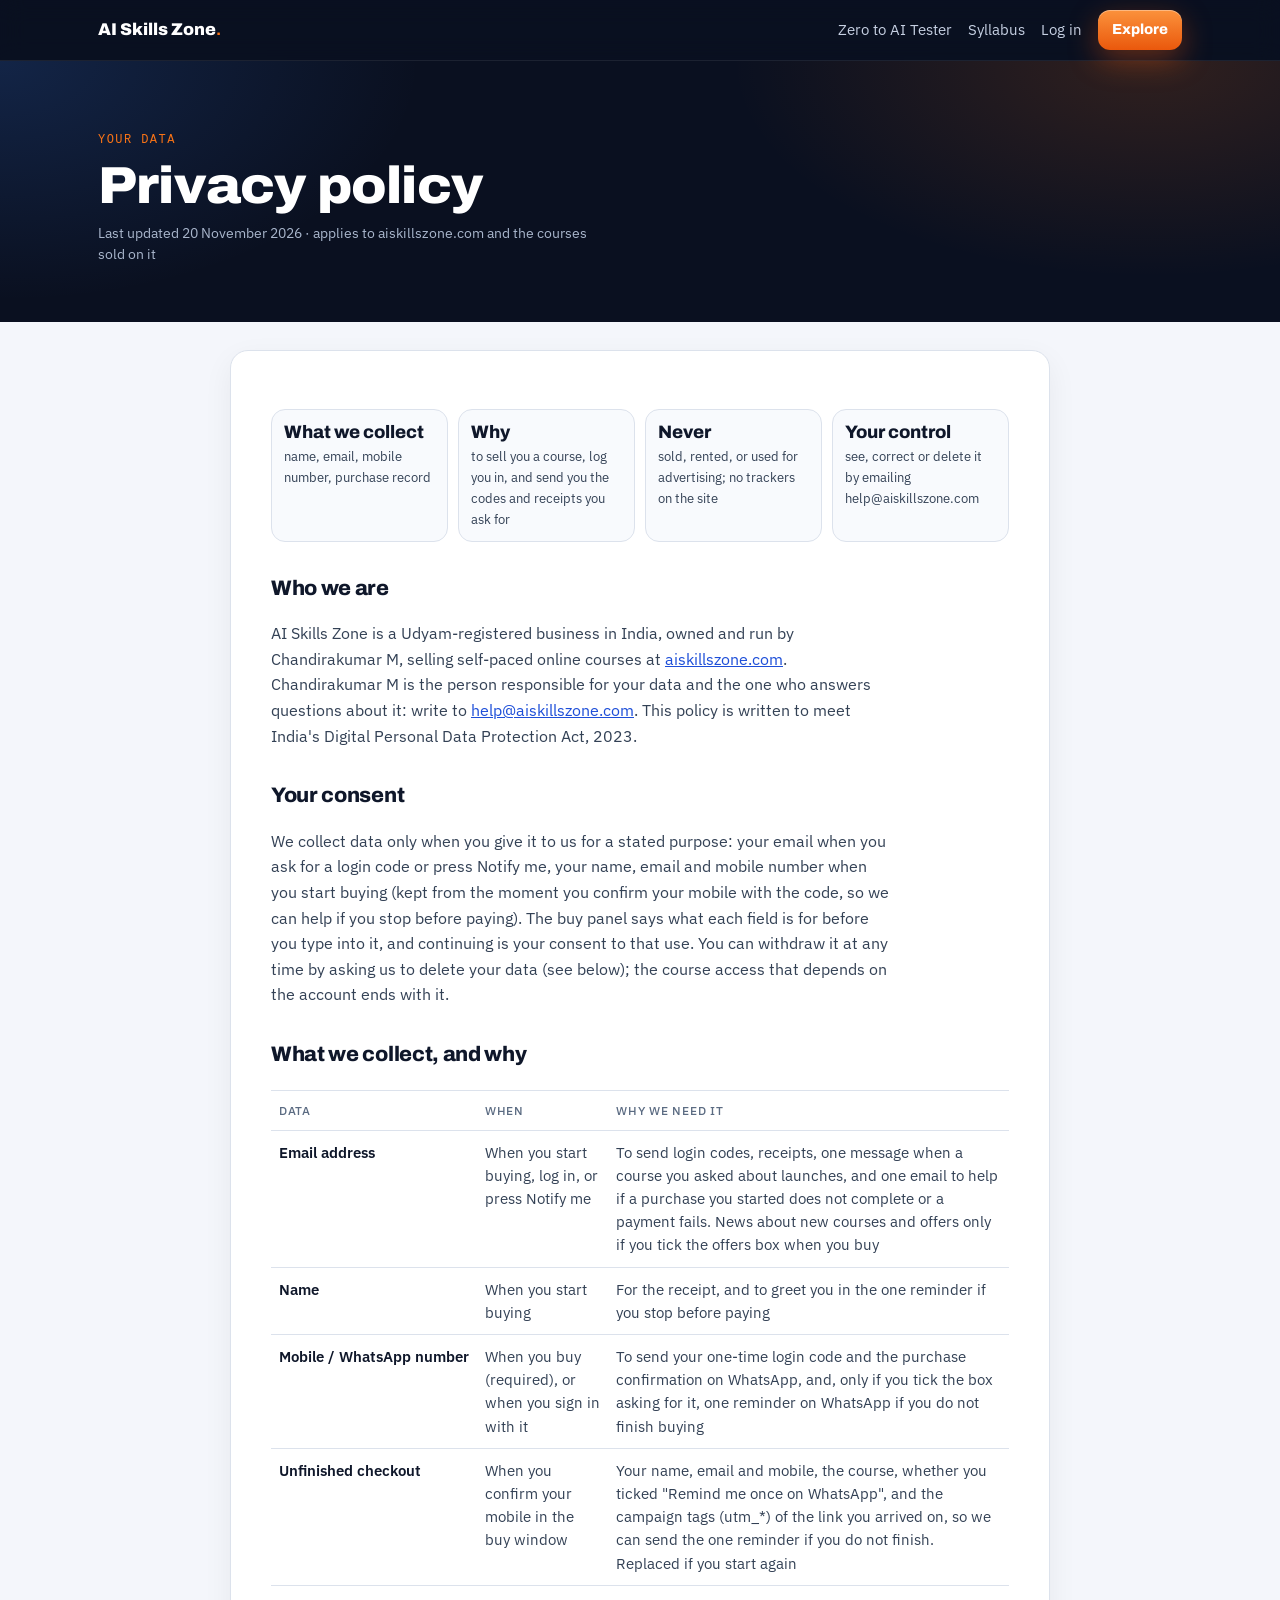
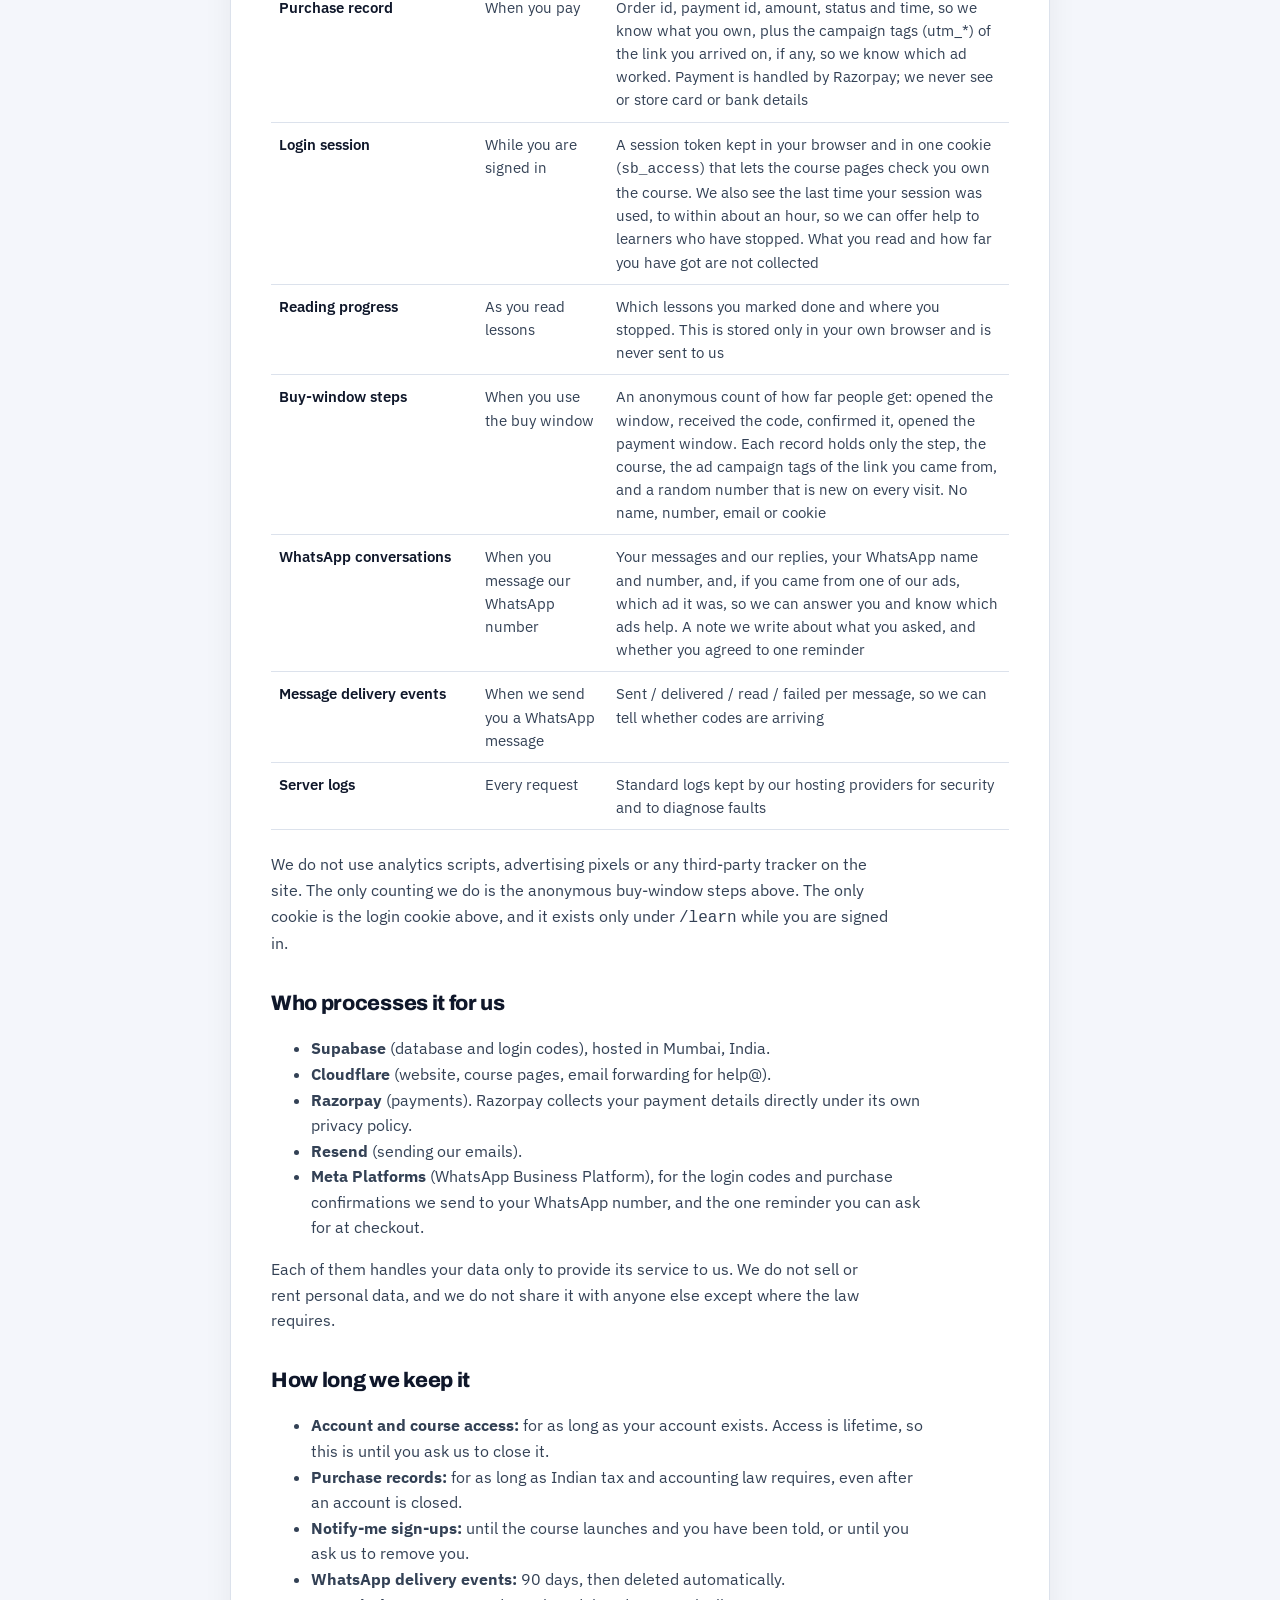
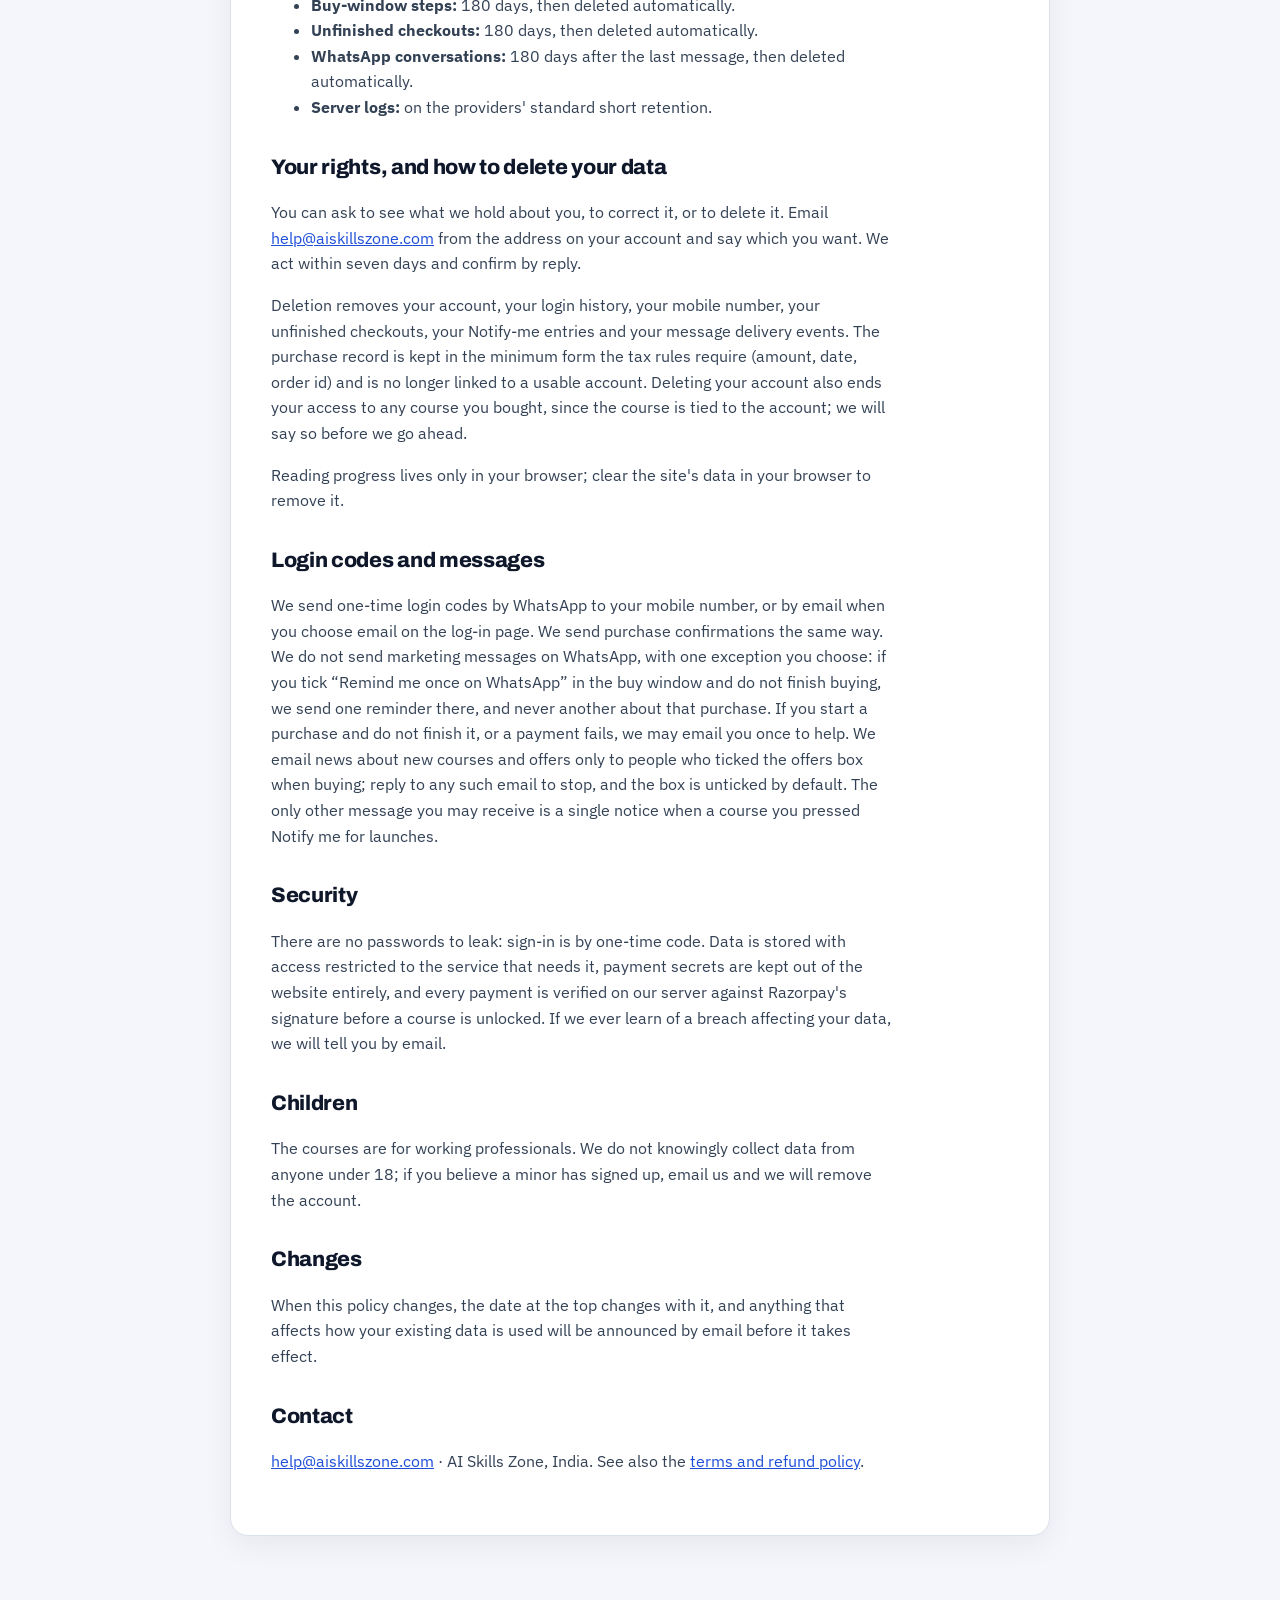
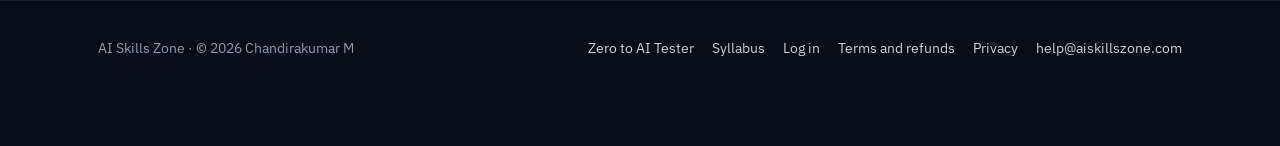
<file: privacy.html>
<!doctype html>
<html lang="en">
<head>
<meta charset="utf-8">
<meta name="viewport" content="width=device-width, initial-scale=1">
<title>AI Skills Zone · Privacy policy</title>
<meta name="description" content="What AI Skills Zone collects when you browse, buy or log in, where it is stored, how long it is kept, and how to see or delete it.">
<link rel="canonical" href="https://aiskillszone.com/privacy">
<link rel="stylesheet" href="https://fonts.googleapis.com/css2?family=Archivo:wdth,wght@100..125,500..900&family=IBM+Plex+Sans:wght@400;500;600&display=swap">
<style>
  :root { --ground:#F2F4F6; --ink:#14212B; --ink-2:#435060; --muted:#71808F; --rule:#D9DEE4; --accent:#0B6E99; }
  @media (prefers-color-scheme: dark) { :root:not([data-theme="light"]) { --ground:#0E151B; --ink:#E7EDF2; --ink-2:#B4C0CB; --muted:#8B9AA8; --rule:#263441; --accent:#5DB3DA; } }
  :root[data-theme="dark"] { --ground:#0E151B; --ink:#E7EDF2; --ink-2:#B4C0CB; --muted:#8B9AA8; --rule:#263441; --accent:#5DB3DA; }
  body { margin:0; background:var(--ground); color:var(--ink); font-family:"IBM Plex Sans","Segoe UI",system-ui,sans-serif; font-size:16px; line-height:1.6; }
  .wrap { max-width:760px; margin:0 auto; padding:40px 28px 80px; }
  h1 { font-family:"Archivo",sans-serif; font-weight:850; font-stretch:112%; font-size:40px; letter-spacing:-0.015em; margin:8px 0 24px; }
  h2 { font-family:"Archivo",sans-serif; font-weight:700; font-size:20px; margin:32px 0 8px; scroll-margin-top:16px; }
  p, li { color:var(--ink-2); max-width:62ch; }
  a { color:var(--accent); }
  .back { font-size:14px; }
  .updated { font-size:13px; color:var(--muted); }
  .glance { display:grid; grid-template-columns:repeat(4,1fr); gap:10px; margin:22px 0 8px; }
  .glance div { background:rgba(127,127,127,.06); border:1px solid var(--rule); padding:12px 12px 10px; font-size:13px; color:var(--ink-2); }
  .glance b { display:block; font-family:"Archivo",sans-serif; font-weight:800; font-size:18px; color:var(--ink); margin-bottom:4px; line-height:1.2; }
  table { border-collapse:collapse; width:100%; font-size:14.5px; margin:10px 0 6px; }
  th { text-align:left; font-size:12px; letter-spacing:.06em; text-transform:uppercase; color:var(--muted); font-weight:500; padding:8px 10px 6px; border-bottom:1px solid var(--rule); }
  td { padding:9px 10px; border-bottom:1px solid var(--rule); vertical-align:top; color:var(--ink-2); }
  td:first-child { color:var(--ink); font-weight:600; white-space:nowrap; }
  .tbl { overflow-x:auto; }
  @media (max-width:700px) { .glance { grid-template-columns:1fr 1fr; } }
  @media (max-width:420px) { .glance { grid-template-columns:1fr; } }
</style>
<link rel="stylesheet" href="assets/site.css">
</head>
<body class="sz">
<nav class="sz-nav" aria-label="Site">
  <div class="sz-in">
    <a class="brand" href="./">AI Skills Zone<b>.</b></a>
    <span class="links"><a class="wide" href="zero-to-ai-tester/">Zero to AI Tester</a><a class="wide" href="zero-to-ai-tester/syllabus.html">Syllabus</a><a href="learn/">Log in</a><a class="sz-btn cta" href="zero-to-ai-tester/">Explore</a></span>
  </div>
</nav>
<header class="sz-dochero">
  <div class="sz-in">
    <span class="sz-eyebrow">Your data</span>
    <h1>Privacy policy</h1>
    <p class="updated">Last updated 20 November 2026 · applies to aiskillszone.com and the courses sold on it</p>
  </div>
</header>
<main class="sz-doc">
  <div class="sz-in">
   <div class="sz-paper">
  <div class="glance" aria-label="The policy at a glance">
    <div><b>What we collect</b>name, email, mobile number, purchase record</div>
    <div><b>Why</b>to sell you a course, log you in, and send you the codes and receipts you ask for</div>
    <div><b>Never</b>sold, rented, or used for advertising; no trackers on the site</div>
    <div><b>Your control</b>see, correct or delete it by emailing help@aiskillszone.com</div>
  </div>

  <h2>Who we are</h2>
  <p>AI Skills Zone is a Udyam-registered business in India, owned and run by Chandirakumar M, selling self-paced online courses at <a href="https://aiskillszone.com">aiskillszone.com</a>. Chandirakumar M is the person responsible for your data and the one who answers questions about it: write to <a href="mailto:help@aiskillszone.com">help@aiskillszone.com</a>. This policy is written to meet India's Digital Personal Data Protection Act, 2023.</p>

  <h2>Your consent</h2>
  <p>We collect data only when you give it to us for a stated purpose: your email when you ask for a login code or press Notify me, your name, email and mobile number when you start buying (kept from the moment you confirm your mobile with the code, so we can help if you stop before paying). The buy panel says what each field is for before you type into it, and continuing is your consent to that use. You can withdraw it at any time by asking us to delete your data (see below); the course access that depends on the account ends with it.</p>

  <h2>What we collect, and why</h2>
  <div class="tbl"><table>
    <thead><tr><th>Data</th><th>When</th><th>Why we need it</th></tr></thead>
    <tbody>
      <tr><td>Email address</td><td>When you start buying, log in, or press Notify me</td><td>To send login codes, receipts, one message when a course you asked about launches, and one email to help if a purchase you started does not complete or a payment fails. News about new courses and offers only if you tick the offers box when you buy</td></tr>
      <tr><td>Name</td><td>When you start buying</td><td>For the receipt, and to greet you in the one reminder if you stop before paying</td></tr>
      <tr><td>Mobile / WhatsApp number</td><td>When you buy (required), or when you sign in with it</td><td>To send your one-time login code and the purchase confirmation on WhatsApp, and, only if you tick the box asking for it, one reminder on WhatsApp if you do not finish buying</td></tr>
      <tr><td>Unfinished checkout</td><td>When you confirm your mobile in the buy window</td><td>Your name, email and mobile, the course, whether you ticked "Remind me once on WhatsApp", and the campaign tags (utm_*) of the link you arrived on, so we can send the one reminder if you do not finish. Replaced if you start again</td></tr>
      <tr><td>Purchase record</td><td>When you pay</td><td>Order id, payment id, amount, status and time, so we know what you own, plus the campaign tags (utm_*) of the link you arrived on, if any, so we know which ad worked. Payment is handled by Razorpay; we never see or store card or bank details</td></tr>
      <tr><td>Login session</td><td>While you are signed in</td><td>A session token kept in your browser and in one cookie (<code>sb_access</code>) that lets the course pages check you own the course. We also see the last time your session was used, to within about an hour, so we can offer help to learners who have stopped. What you read and how far you have got are not collected</td></tr>
      <tr><td>Reading progress</td><td>As you read lessons</td><td>Which lessons you marked done and where you stopped. This is stored only in your own browser and is never sent to us</td></tr>
      <tr><td>Buy-window steps</td><td>When you use the buy window</td><td>An anonymous count of how far people get: opened the window, received the code, confirmed it, opened the payment window. Each record holds only the step, the course, the ad campaign tags of the link you came from, and a random number that is new on every visit. No name, number, email or cookie</td></tr>
      <tr><td>WhatsApp conversations</td><td>When you message our WhatsApp number</td><td>Your messages and our replies, your WhatsApp name and number, and, if you came from one of our ads, which ad it was, so we can answer you and know which ads help. A note we write about what you asked, and whether you agreed to one reminder</td></tr>
      <tr><td>Message delivery events</td><td>When we send you a WhatsApp message</td><td>Sent / delivered / read / failed per message, so we can tell whether codes are arriving</td></tr>
      <tr><td>Server logs</td><td>Every request</td><td>Standard logs kept by our hosting providers for security and to diagnose faults</td></tr>
    </tbody>
  </table></div>
  <p>We do not use analytics scripts, advertising pixels or any third-party tracker on the site. The only counting we do is the anonymous buy-window steps above. The only cookie is the login cookie above, and it exists only under <code>/learn</code> while you are signed in.</p>

  <h2>Who processes it for us</h2>
  <ul>
    <li><strong>Supabase</strong> (database and login codes), hosted in Mumbai, India.</li>
    <li><strong>Cloudflare</strong> (website, course pages, email forwarding for help@).</li>
    <li><strong>Razorpay</strong> (payments). Razorpay collects your payment details directly under its own privacy policy.</li>
    <li><strong>Resend</strong> (sending our emails).</li>
    <li><strong>Meta Platforms</strong> (WhatsApp Business Platform), for the login codes and purchase confirmations we send to your WhatsApp number, and the one reminder you can ask for at checkout.</li>
  </ul>
  <p>Each of them handles your data only to provide its service to us. We do not sell or rent personal data, and we do not share it with anyone else except where the law requires.</p>

  <h2>How long we keep it</h2>
  <ul>
    <li><strong>Account and course access:</strong> for as long as your account exists. Access is lifetime, so this is until you ask us to close it.</li>
    <li><strong>Purchase records:</strong> for as long as Indian tax and accounting law requires, even after an account is closed.</li>
    <li><strong>Notify-me sign-ups:</strong> until the course launches and you have been told, or until you ask us to remove you.</li>
    <li><strong>WhatsApp delivery events:</strong> 90 days, then deleted automatically.</li>
    <li><strong>Buy-window steps:</strong> 180 days, then deleted automatically.</li>
    <li><strong>Unfinished checkouts:</strong> 180 days, then deleted automatically.</li>
    <li><strong>WhatsApp conversations:</strong> 180 days after the last message, then deleted automatically.</li>
    <li><strong>Server logs:</strong> on the providers' standard short retention.</li>
  </ul>

  <h2 id="delete">Your rights, and how to delete your data</h2>
  <p>You can ask to see what we hold about you, to correct it, or to delete it. Email <a href="mailto:help@aiskillszone.com?subject=Data%20request">help@aiskillszone.com</a> from the address on your account and say which you want. We act within seven days and confirm by reply.</p>
  <p>Deletion removes your account, your login history, your mobile number, your unfinished checkouts, your Notify-me entries and your message delivery events. The purchase record is kept in the minimum form the tax rules require (amount, date, order id) and is no longer linked to a usable account. Deleting your account also ends your access to any course you bought, since the course is tied to the account; we will say so before we go ahead.</p>
  <p>Reading progress lives only in your browser; clear the site's data in your browser to remove it.</p>

  <h2>Login codes and messages</h2>
  <p>We send one-time login codes by WhatsApp to your mobile number, or by email when you choose email on the log-in page. We send purchase confirmations the same way. We do not send marketing messages on WhatsApp, with one exception you choose: if you tick “Remind me once on WhatsApp” in the buy window and do not finish buying, we send one reminder there, and never another about that purchase. If you start a purchase and do not finish it, or a payment fails, we may email you once to help. We email news about new courses and offers only to people who ticked the offers box when buying; reply to any such email to stop, and the box is unticked by default. The only other message you may receive is a single notice when a course you pressed Notify me for launches.</p>

  <h2>Security</h2>
  <p>There are no passwords to leak: sign-in is by one-time code. Data is stored with access restricted to the service that needs it, payment secrets are kept out of the website entirely, and every payment is verified on our server against Razorpay's signature before a course is unlocked. If we ever learn of a breach affecting your data, we will tell you by email.</p>

  <h2>Children</h2>
  <p>The courses are for working professionals. We do not knowingly collect data from anyone under 18; if you believe a minor has signed up, email us and we will remove the account.</p>

  <h2>Changes</h2>
  <p>When this policy changes, the date at the top changes with it, and anything that affects how your existing data is used will be announced by email before it takes effect.</p>

  <h2>Contact</h2>
  <p><a href="mailto:help@aiskillszone.com">help@aiskillszone.com</a> · AI Skills Zone, India. See also the <a href="terms.html">terms and refund policy</a>.</p>
   </div>
  </div>
</main>
<footer class="sz-foot">
  <div class="sz-in">
    <span>AI Skills Zone · © 2026 Chandirakumar M</span>
    <span class="cols"><a href="zero-to-ai-tester/">Zero to AI Tester</a><a href="zero-to-ai-tester/syllabus.html">Syllabus</a><a href="learn/">Log in</a><a href="terms.html">Terms and refunds</a><a href="privacy.html">Privacy</a><a href="mailto:help@aiskillszone.com">help@aiskillszone.com</a></span>
  </div>
</footer>
</body>
</html>
</file>
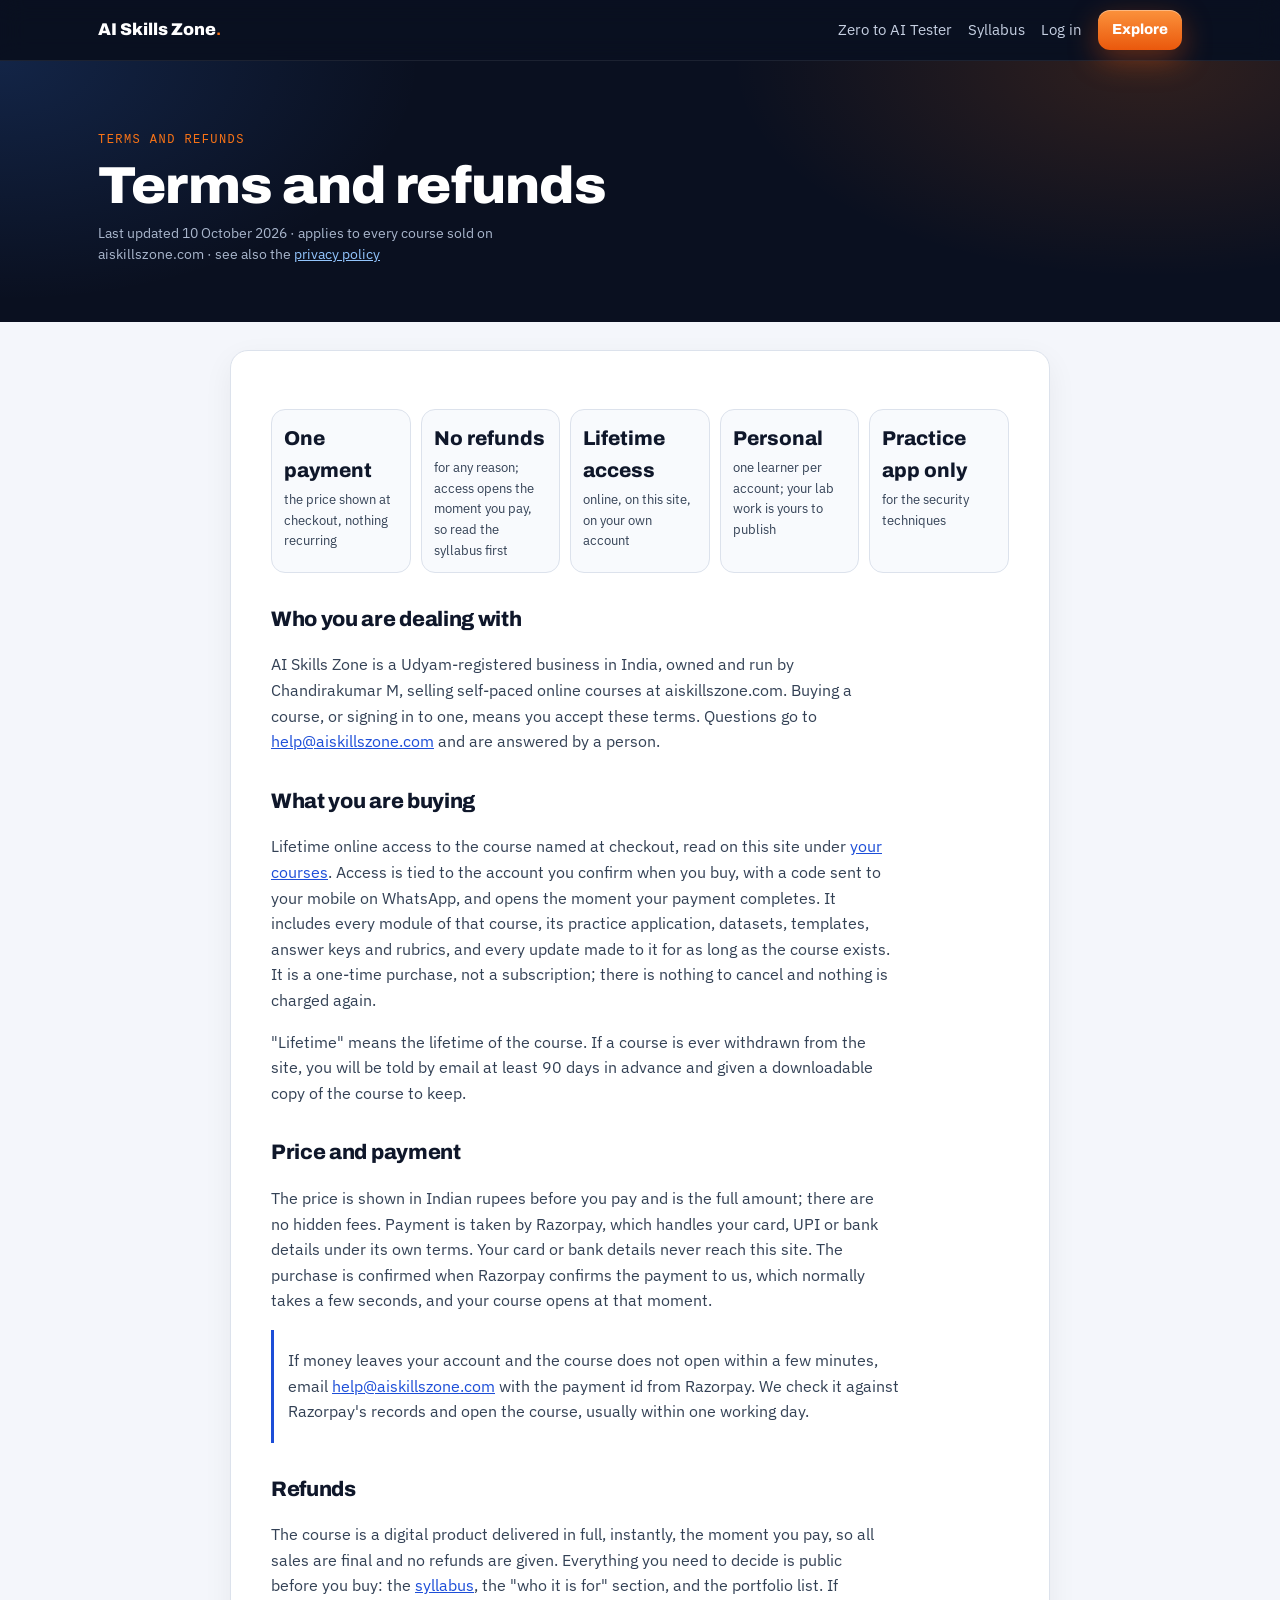
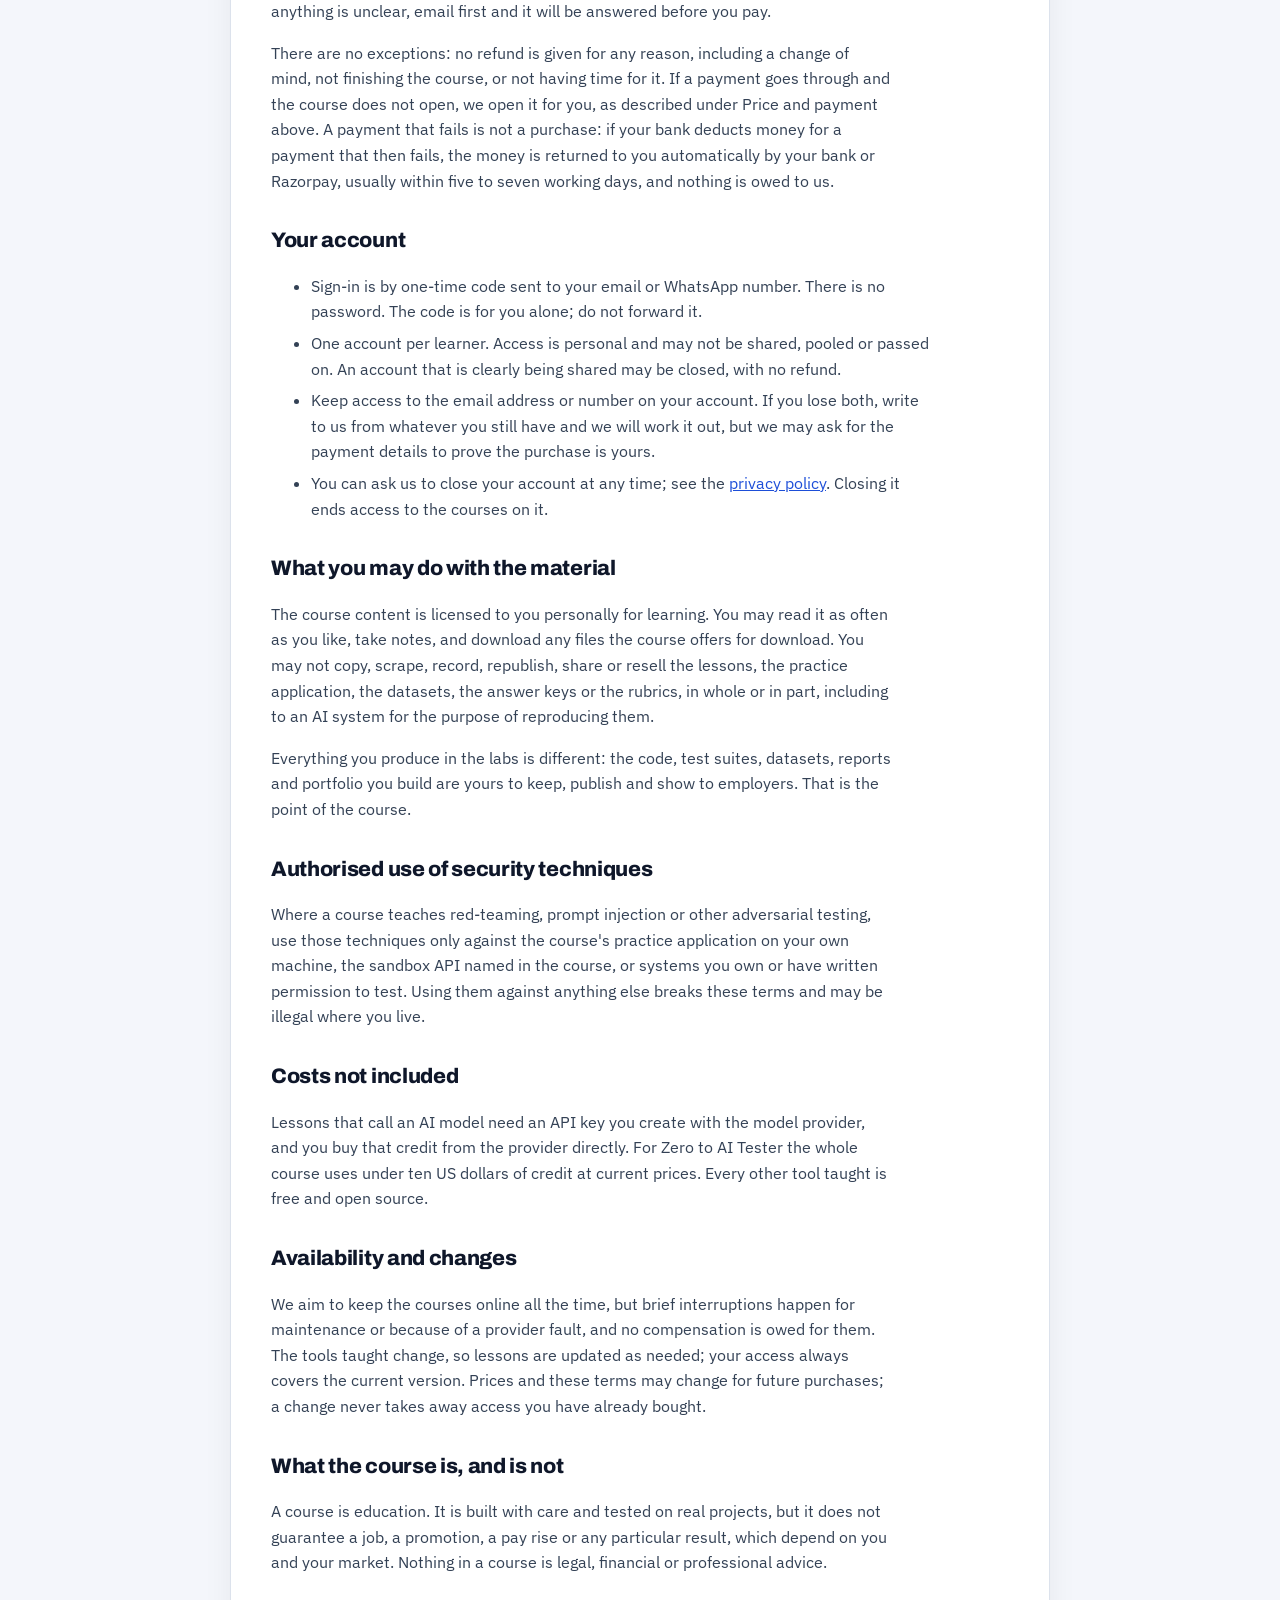
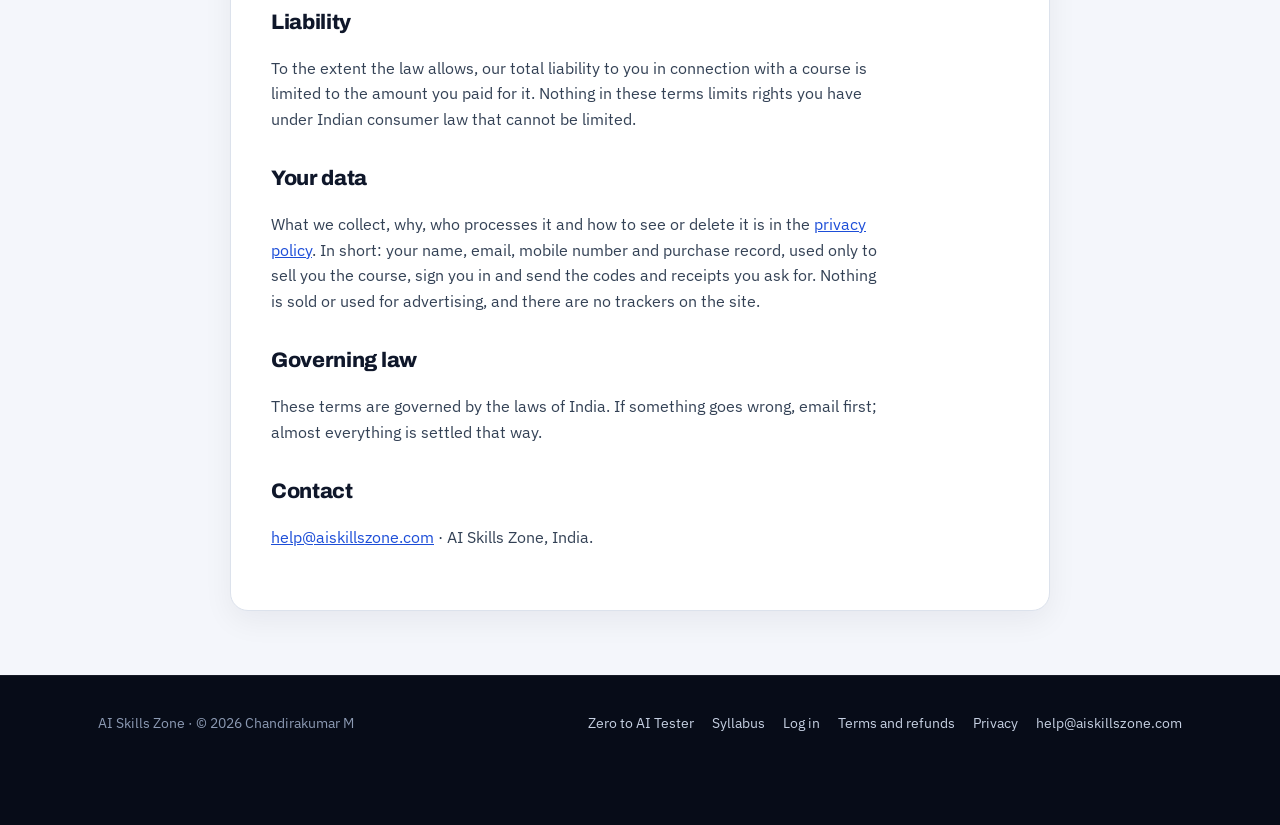
<file: terms.html>
<!doctype html>
<html lang="en">
<head>
<meta charset="utf-8">
<meta name="viewport" content="width=device-width, initial-scale=1">
<title>AI Skills Zone · Terms and refunds</title>
<meta name="description" content="The terms for buying and using AI Skills Zone courses: one payment, lifetime online access, no refunds, and what you may do with the material.">
<link rel="canonical" href="https://aiskillszone.com/terms">
<link rel="stylesheet" href="https://fonts.googleapis.com/css2?family=Archivo:wdth,wght@100..125,500..900&family=IBM+Plex+Sans:wght@400;500;600&display=swap">
<style>
  :root { --ground:#F2F4F6; --ink:#14212B; --ink-2:#435060; --muted:#71808F; --rule:#D9DEE4; --accent:#0B6E99; }
  @media (prefers-color-scheme: dark) { :root:not([data-theme="light"]) { --ground:#0E151B; --ink:#E7EDF2; --ink-2:#B4C0CB; --muted:#8B9AA8; --rule:#263441; --accent:#5DB3DA; } }
  :root[data-theme="dark"] { --ground:#0E151B; --ink:#E7EDF2; --ink-2:#B4C0CB; --muted:#8B9AA8; --rule:#263441; --accent:#5DB3DA; }
  body { margin:0; background:var(--ground); color:var(--ink); font-family:"IBM Plex Sans","Segoe UI",system-ui,sans-serif; font-size:16px; line-height:1.6; }
  .wrap { max-width:760px; margin:0 auto; padding:40px 28px 80px; }
  h1 { font-family:"Archivo",sans-serif; font-weight:850; font-stretch:112%; font-size:40px; letter-spacing:-0.015em; margin:8px 0 24px; }
  h2 { font-family:"Archivo",sans-serif; font-weight:700; font-size:20px; margin:32px 0 8px; }
  p, li { color:var(--ink-2); max-width:62ch; }
  li { margin-bottom:6px; }
  a { color:var(--accent); }
  .back { font-size:14px; }
  .updated { font-size:13px; color:var(--muted); }
  .glance { display:grid; grid-template-columns:repeat(5,1fr); gap:10px; margin:22px 0 8px; }
  .glance div { background:rgba(127,127,127,.06); border:1px solid var(--rule); padding:12px 12px 10px; font-size:13px; color:var(--ink-2); }
  .glance b { display:block; font-family:"Archivo",sans-serif; font-weight:800; font-size:20px; color:var(--ink); margin-bottom:4px; }
  .note { border-left:3px solid var(--accent); padding:2px 0 2px 14px; margin:14px 0; }
  @media (max-width:700px) { .glance { grid-template-columns:1fr 1fr; } h1 { font-size:32px; } }
  @media (max-width:420px) { .glance { grid-template-columns:1fr; } .wrap { padding:28px 16px 60px; } }
</style>
<link rel="stylesheet" href="assets/site.css">
</head>
<body class="sz">
<nav class="sz-nav" aria-label="Site">
  <div class="sz-in">
    <a class="brand" href="./">AI Skills Zone<b>.</b></a>
    <span class="links"><a class="wide" href="zero-to-ai-tester/">Zero to AI Tester</a><a class="wide" href="zero-to-ai-tester/syllabus.html">Syllabus</a><a href="learn/">Log in</a><a class="sz-btn cta" href="zero-to-ai-tester/">Explore</a></span>
  </div>
</nav>
<header class="sz-dochero">
  <div class="sz-in">
    <span class="sz-eyebrow">Terms and refunds</span>
    <h1>Terms and refunds</h1>
    <p class="updated">Last updated 10 October 2026 · applies to every course sold on aiskillszone.com · see also the <a href="privacy.html">privacy policy</a></p>
  </div>
</header>
<main class="sz-doc">
  <div class="sz-in">
   <div class="sz-paper">
  <div class="glance" aria-label="The terms at a glance">
    <div><b>One payment</b>the price shown at checkout, nothing recurring</div>
    <div><b>No refunds</b>for any reason; access opens the moment you pay, so read the syllabus first</div>
    <div><b>Lifetime access</b>online, on this site, on your own account</div>
    <div><b>Personal</b>one learner per account; your lab work is yours to publish</div>
    <div><b>Practice app only</b>for the security techniques</div>
  </div>

  <h2>Who you are dealing with</h2>
  <p>AI Skills Zone is a Udyam-registered business in India, owned and run by Chandirakumar M, selling self-paced online courses at aiskillszone.com. Buying a course, or signing in to one, means you accept these terms. Questions go to <a href="mailto:help@aiskillszone.com">help@aiskillszone.com</a> and are answered by a person.</p>

  <h2>What you are buying</h2>
  <p>Lifetime online access to the course named at checkout, read on this site under <a href="learn/">your courses</a>. Access is tied to the account you confirm when you buy, with a code sent to your mobile on WhatsApp, and opens the moment your payment completes. It includes every module of that course, its practice application, datasets, templates, answer keys and rubrics, and every update made to it for as long as the course exists. It is a one-time purchase, not a subscription; there is nothing to cancel and nothing is charged again.</p>
  <p>"Lifetime" means the lifetime of the course. If a course is ever withdrawn from the site, you will be told by email at least 90 days in advance and given a downloadable copy of the course to keep.</p>

  <h2>Price and payment</h2>
  <p>The price is shown in Indian rupees before you pay and is the full amount; there are no hidden fees. Payment is taken by Razorpay, which handles your card, UPI or bank details under its own terms. Your card or bank details never reach this site. The purchase is confirmed when Razorpay confirms the payment to us, which normally takes a few seconds, and your course opens at that moment.</p>
  <div class="note"><p>If money leaves your account and the course does not open within a few minutes, email <a href="mailto:help@aiskillszone.com">help@aiskillszone.com</a> with the payment id from Razorpay. We check it against Razorpay's records and open the course, usually within one working day.</p></div>

  <h2>Refunds</h2>
  <p>The course is a digital product delivered in full, instantly, the moment you pay, so all sales are final and no refunds are given. Everything you need to decide is public before you buy: the <a href="zero-to-ai-tester/syllabus.html">syllabus</a>, the "who it is for" section, and the portfolio list. If anything is unclear, email first and it will be answered before you pay.</p>
  <p>There are no exceptions: no refund is given for any reason, including a change of mind, not finishing the course, or not having time for it. If a payment goes through and the course does not open, we open it for you, as described under Price and payment above. A payment that fails is not a purchase: if your bank deducts money for a payment that then fails, the money is returned to you automatically by your bank or Razorpay, usually within five to seven working days, and nothing is owed to us.</p>

  <h2>Your account</h2>
  <ul>
    <li>Sign-in is by one-time code sent to your email or WhatsApp number. There is no password. The code is for you alone; do not forward it.</li>
    <li>One account per learner. Access is personal and may not be shared, pooled or passed on. An account that is clearly being shared may be closed, with no refund.</li>
    <li>Keep access to the email address or number on your account. If you lose both, write to us from whatever you still have and we will work it out, but we may ask for the payment details to prove the purchase is yours.</li>
    <li>You can ask us to close your account at any time; see the <a href="privacy.html#delete">privacy policy</a>. Closing it ends access to the courses on it.</li>
  </ul>

  <h2>What you may do with the material</h2>
  <p>The course content is licensed to you personally for learning. You may read it as often as you like, take notes, and download any files the course offers for download. You may not copy, scrape, record, republish, share or resell the lessons, the practice application, the datasets, the answer keys or the rubrics, in whole or in part, including to an AI system for the purpose of reproducing them.</p>
  <p>Everything you produce in the labs is different: the code, test suites, datasets, reports and portfolio you build are yours to keep, publish and show to employers. That is the point of the course.</p>

  <h2>Authorised use of security techniques</h2>
  <p>Where a course teaches red-teaming, prompt injection or other adversarial testing, use those techniques only against the course's practice application on your own machine, the sandbox API named in the course, or systems you own or have written permission to test. Using them against anything else breaks these terms and may be illegal where you live.</p>

  <h2>Costs not included</h2>
  <p>Lessons that call an AI model need an API key you create with the model provider, and you buy that credit from the provider directly. For Zero to AI Tester the whole course uses under ten US dollars of credit at current prices. Every other tool taught is free and open source.</p>

  <h2>Availability and changes</h2>
  <p>We aim to keep the courses online all the time, but brief interruptions happen for maintenance or because of a provider fault, and no compensation is owed for them. The tools taught change, so lessons are updated as needed; your access always covers the current version. Prices and these terms may change for future purchases; a change never takes away access you have already bought.</p>

  <h2>What the course is, and is not</h2>
  <p>A course is education. It is built with care and tested on real projects, but it does not guarantee a job, a promotion, a pay rise or any particular result, which depend on you and your market. Nothing in a course is legal, financial or professional advice.</p>

  <h2>Liability</h2>
  <p>To the extent the law allows, our total liability to you in connection with a course is limited to the amount you paid for it. Nothing in these terms limits rights you have under Indian consumer law that cannot be limited.</p>

  <h2>Your data</h2>
  <p>What we collect, why, who processes it and how to see or delete it is in the <a href="privacy.html">privacy policy</a>. In short: your name, email, mobile number and purchase record, used only to sell you the course, sign you in and send the codes and receipts you ask for. Nothing is sold or used for advertising, and there are no trackers on the site.</p>

  <h2>Governing law</h2>
  <p>These terms are governed by the laws of India. If something goes wrong, email first; almost everything is settled that way.</p>

  <h2>Contact</h2>
  <p><a href="mailto:help@aiskillszone.com">help@aiskillszone.com</a> · AI Skills Zone, India.</p>
   </div>
  </div>
</main>
<footer class="sz-foot">
  <div class="sz-in">
    <span>AI Skills Zone · © 2026 Chandirakumar M</span>
    <span class="cols"><a href="zero-to-ai-tester/">Zero to AI Tester</a><a href="zero-to-ai-tester/syllabus.html">Syllabus</a><a href="learn/">Log in</a><a href="terms.html">Terms and refunds</a><a href="privacy.html">Privacy</a><a href="mailto:help@aiskillszone.com">help@aiskillszone.com</a></span>
  </div>
</footer>
</body>
</html>
</file>
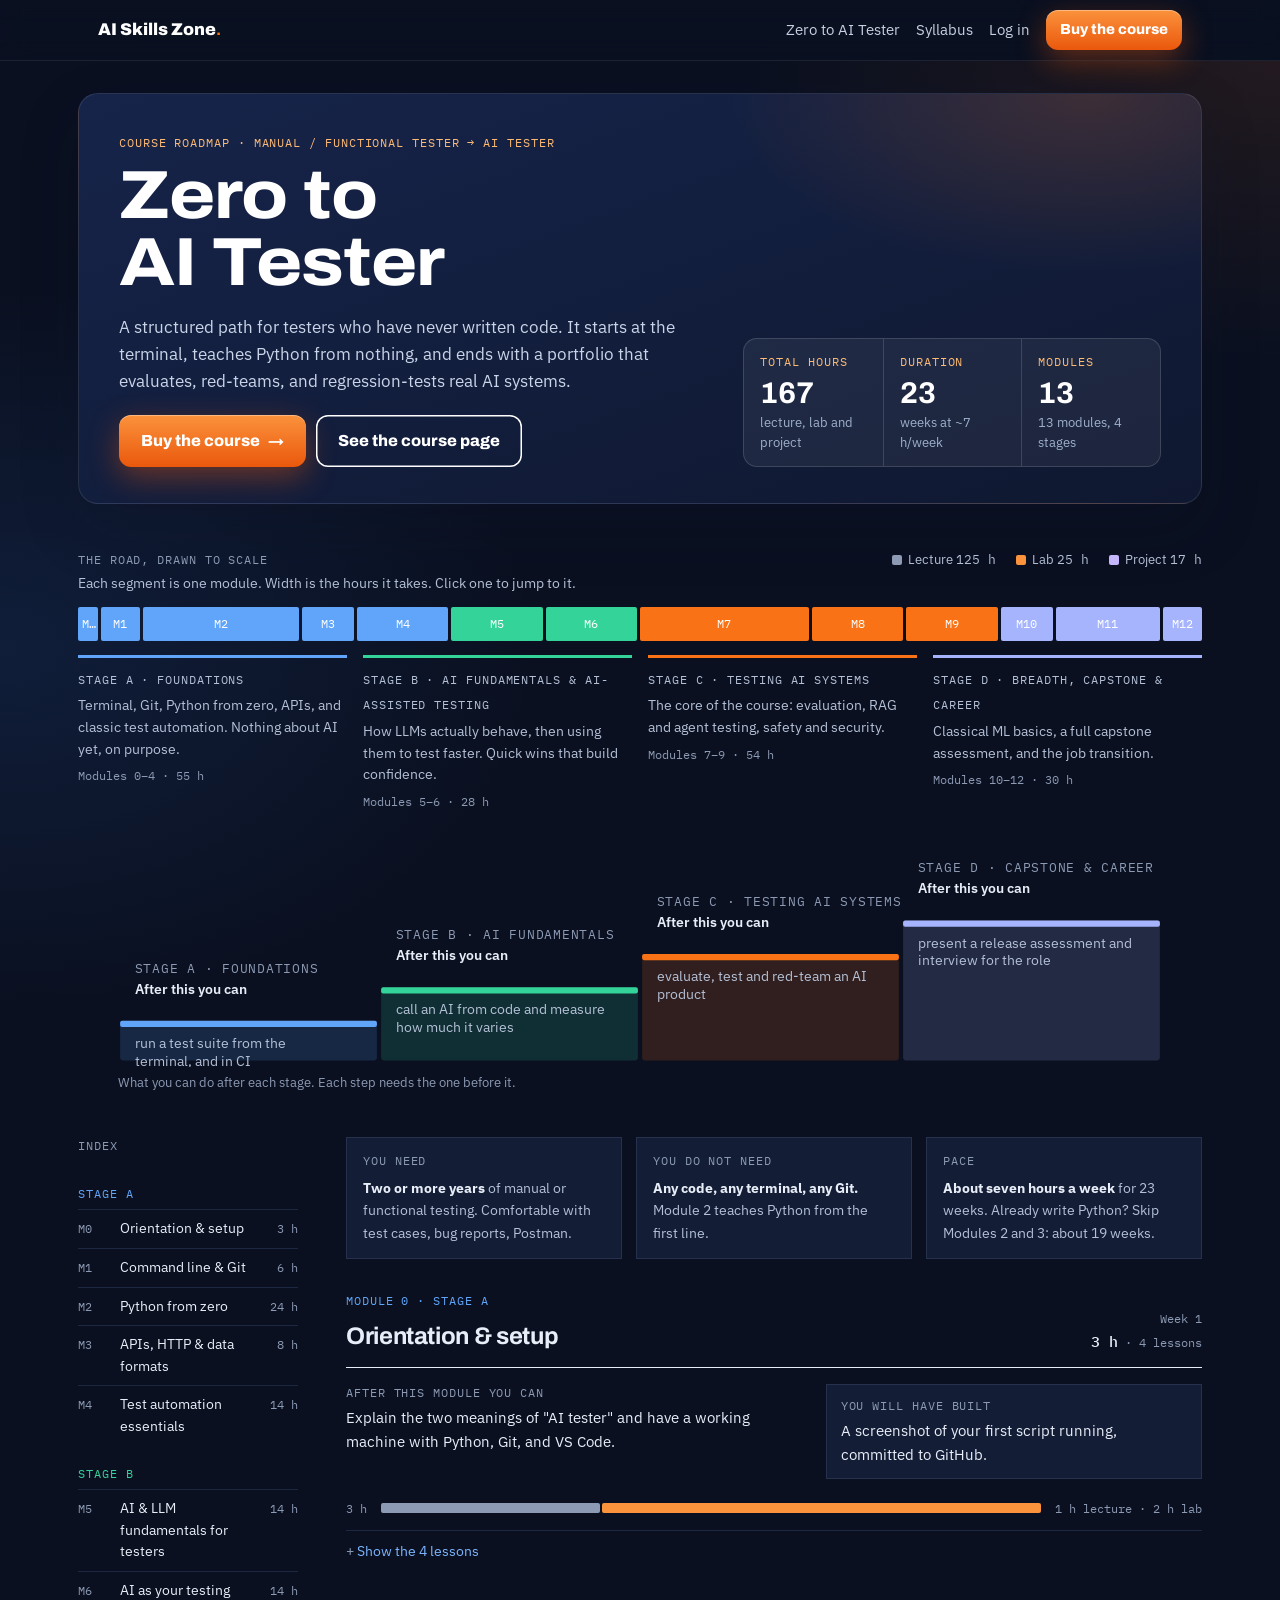
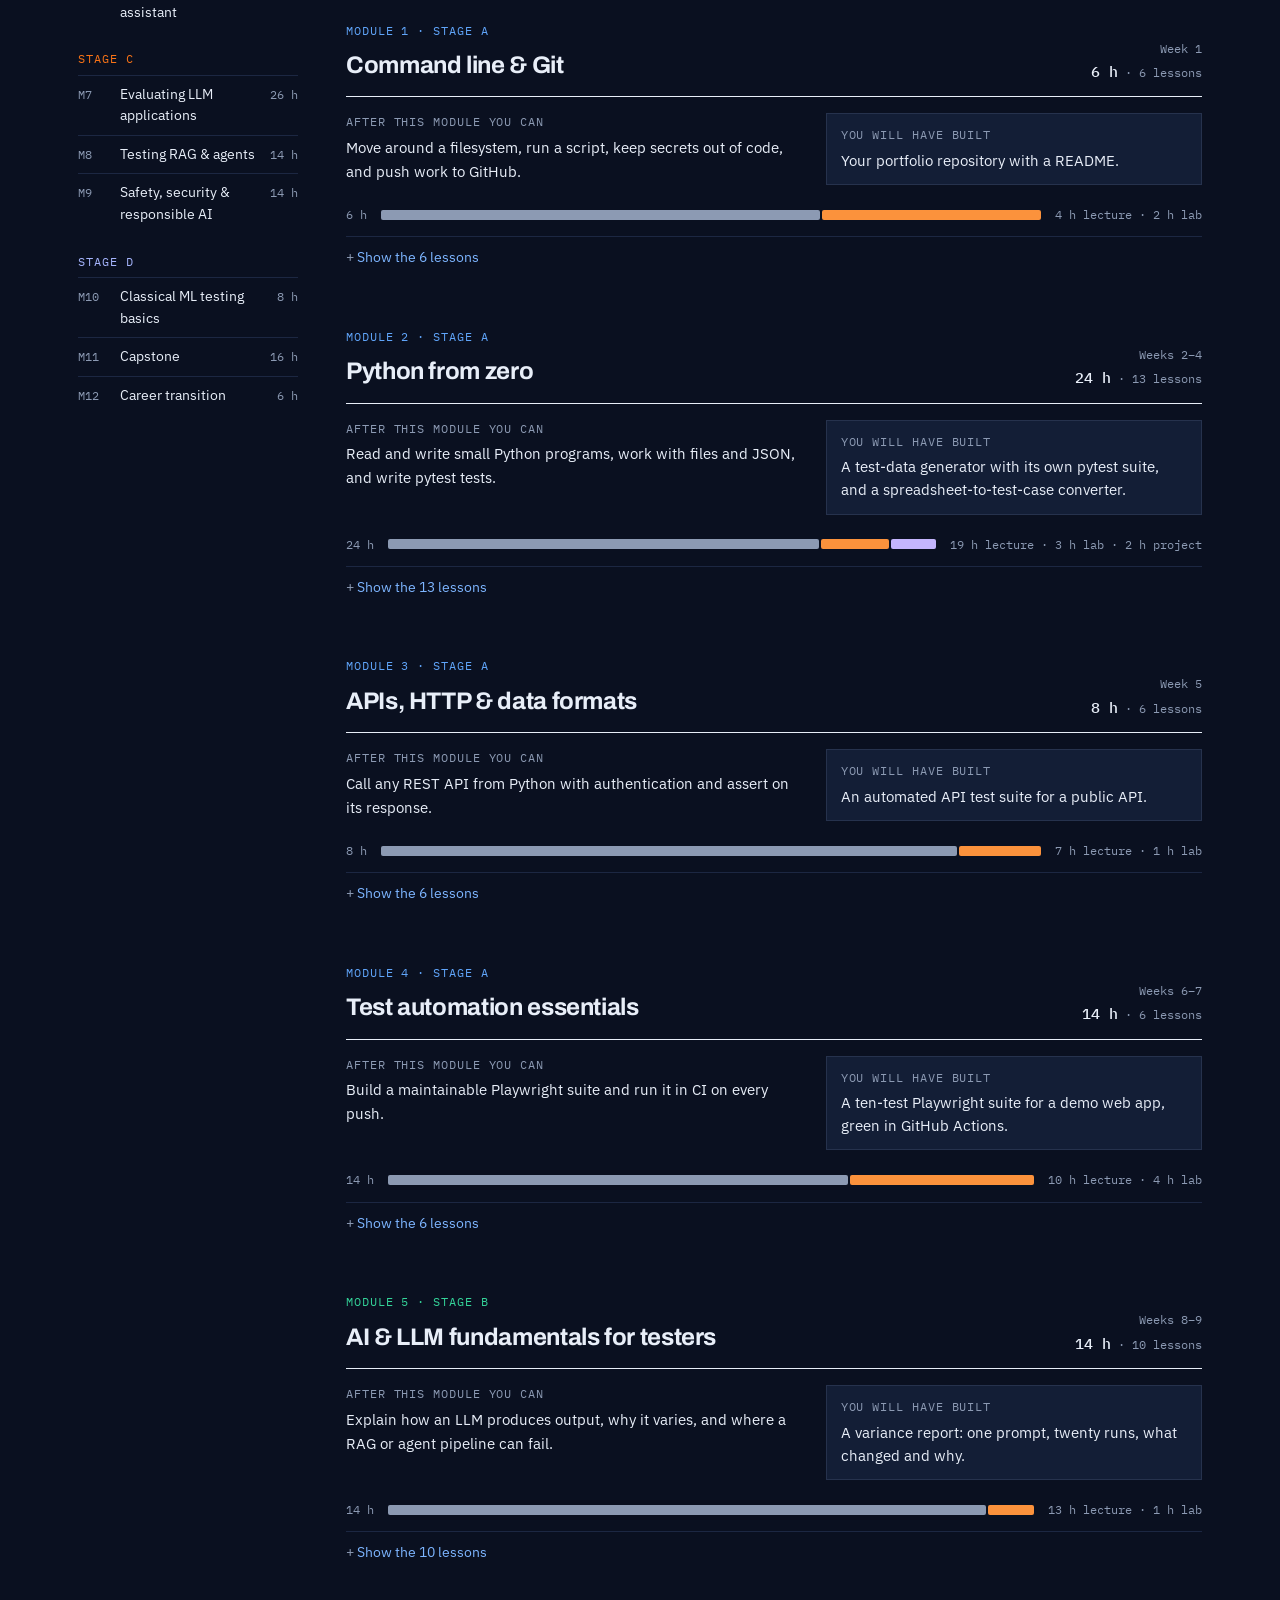
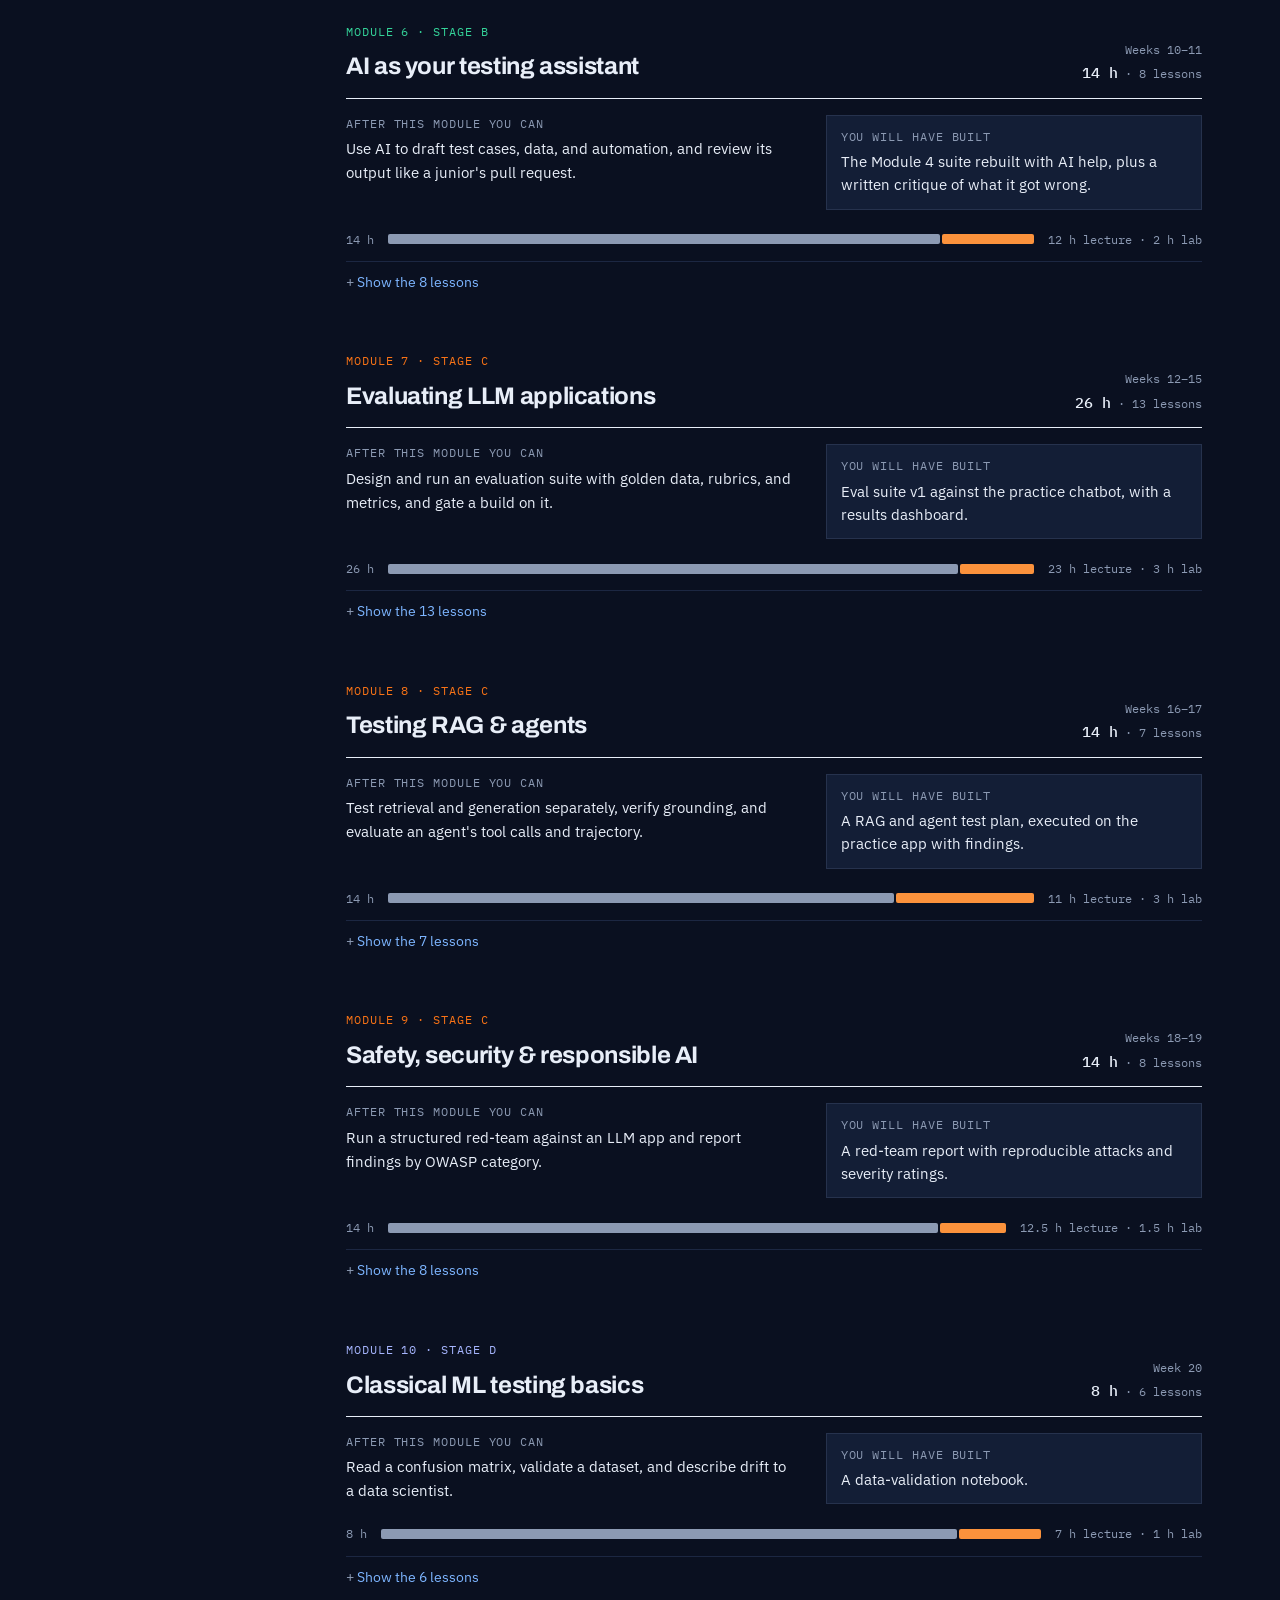
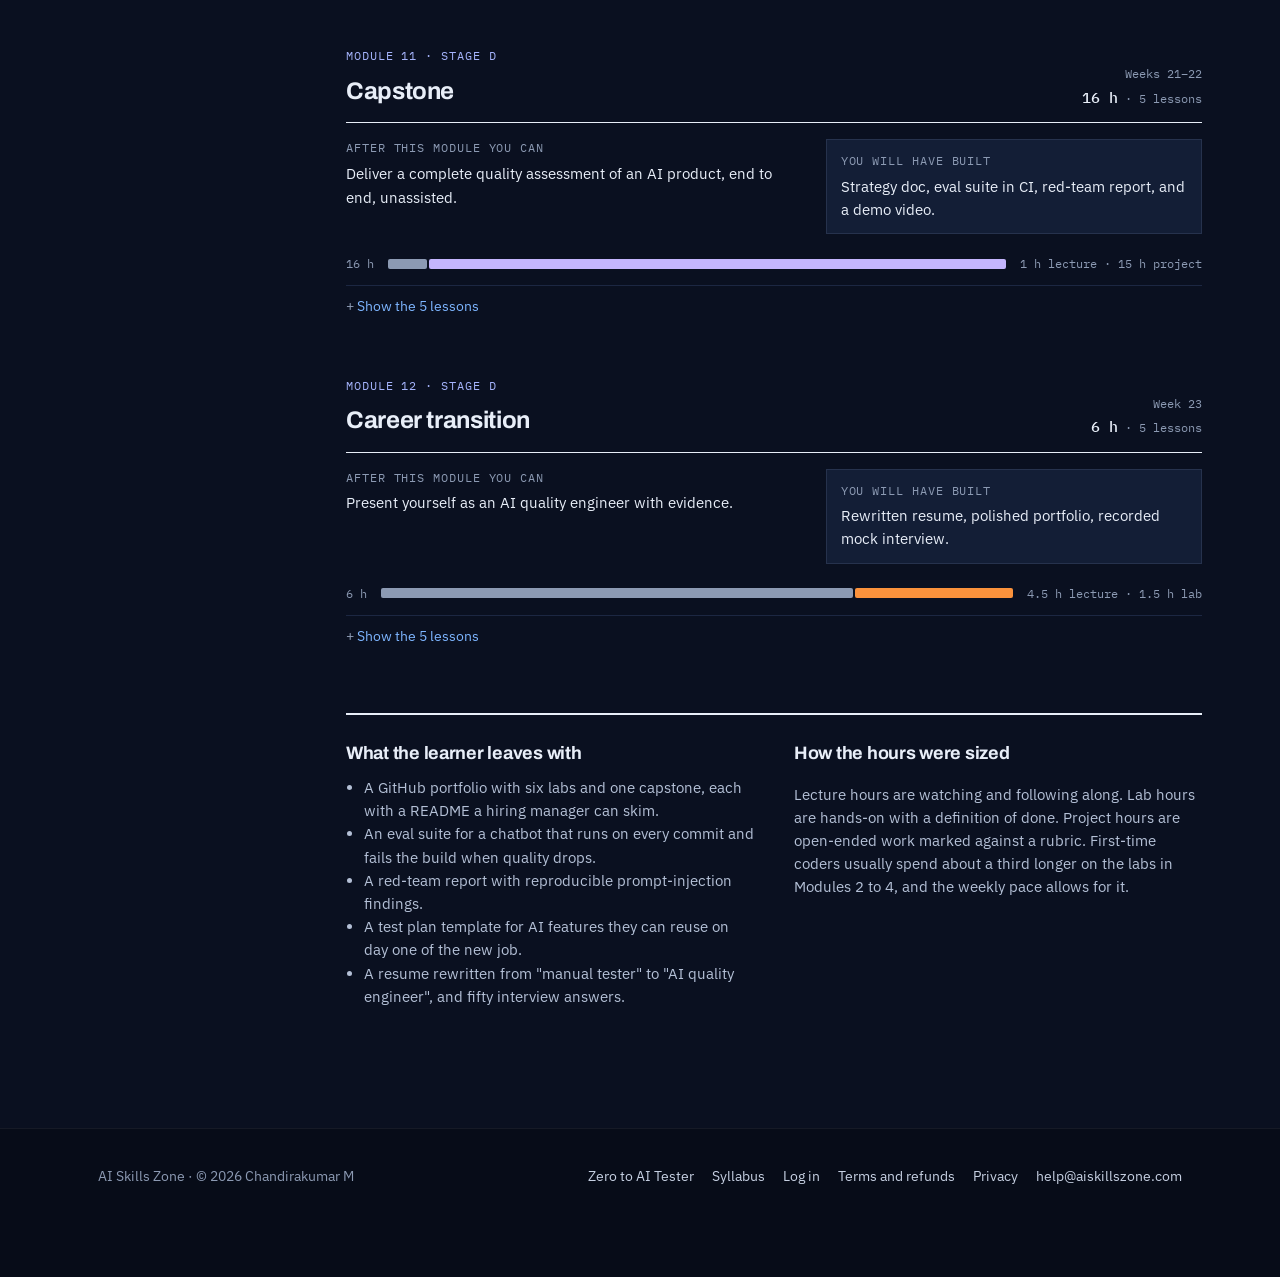
<file: zero-to-ai-tester/syllabus.html>
<!doctype html>
<html lang="en">
<head>
<meta charset="utf-8">
<meta name="viewport" content="width=device-width, initial-scale=1">
<title>Zero to AI Tester</title>
<link rel="canonical" href="https://aiskillszone.com/zero-to-ai-tester/syllabus">
<style>body{margin:0;font-size:14px;font-family:system-ui,sans-serif}img{max-width:100%}[hidden]{display:none!important}</style>
<link rel="stylesheet" href="../assets/site.css">
<style>
  body.sz.syl { background: var(--sz-navy); }
  .syl-dark { --ground: #0A1020; --panel: #131E36; --ink: #E8EEF8; --ink-2: #B4C0D6; --muted: #8C9AB3; --rule: #26324D; --rule-2: #1C2742; --accent: #7DB5FF; --accent-ink: #0A1020; --tint: #18264A; --stage-a: #60A5FA; --stage-b: #34D399; --stage-c: #F97316; --stage-d: #A5B4FC; --lab: #FB923C; --lab-tint: #2A1C12; --project: #C4B5FD; --project-tint: #221B3D; --lecture-tint: #16213A; background: radial-gradient(900px 500px at 100% 0%, rgba(249,115,22,.10), transparent 60%), radial-gradient(900px 600px at 0% 10%, rgba(59,130,246,.12), transparent 60%), var(--ground); color: var(--ink); }
  .syl-dark .masthead { box-shadow: 0 24px 60px rgba(0,0,0,.35); }
  .syl-main { padding: 0 0 40px; }
  .syl .page { padding: 20px 16px 60px; }
  .syl .masthead { padding: 24px 20px; border: 1px solid rgba(255,255,255,.10); border-radius: 20px; color: #fff;
    background: radial-gradient(600px 300px at 90% 0%, rgba(249,115,22,.18), transparent 60%), linear-gradient(160deg, #16244A, #0F1830);
    box-shadow: 0 24px 60px rgba(15,23,42,.18);
    --ink: #FFFFFF; --ink-2: #C9D4E8; --muted: #9FB0CC; --rule: rgba(255,255,255,.14); --panel: rgba(255,255,255,.06); }
  .syl .masthead h1 { color: #fff; }
  .syl .masthead .eyebrow { color: #FDBA74; }
  .syl .masthead .facts { border-radius: 14px; overflow: hidden; }
  .syl-cta { display: flex; flex-wrap: wrap; gap: 10px; margin-top: 20px; }
  .syl-cta .sz-btn { flex: 1 1 100%; }
  @media (min-width: 640px) { .syl-cta .sz-btn { flex: 0 0 auto; } }
  @media (min-width: 960px) { .syl .page { padding: 32px 28px 80px; } .syl .masthead { padding: 40px 40px 36px; } }
</style>
</head>
<body class="sz syl">
<nav class="sz-nav" aria-label="Site">
  <div class="sz-in">
    <a class="brand" href="../">AI Skills Zone<b>.</b></a>
    <span class="links"><a class="wide" href="../zero-to-ai-tester/">Zero to AI Tester</a><a class="wide" href="../zero-to-ai-tester/syllabus.html">Syllabus</a><a href="../learn/">Log in</a><a class="sz-btn cta" href="./?buy=1">Buy the course</a></span>
  </div>
</nav>

<link rel="stylesheet" href="https://fonts.googleapis.com/css2?family=Archivo:wdth,wght@100..125,500..800&family=IBM+Plex+Sans:wght@400;500;600&family=IBM+Plex+Mono:wght@400;500&display=swap">
<style>
  :root {
    --ground: #F7F8FA;
    --panel: #FFFFFF;
    --ink: #1C2433;
    --ink-2: #4A5468;
    --muted: #7A8494;
    --rule: #DDE1E7;
    --rule-2: #EDF0F3;
    --accent: #0B6E99;
    --accent-ink: #FFFFFF;
    --tint: #E7F1F7;
    --stage-a: #4F8AAE;
    --stage-b: #2F9E8F;
    --stage-c: #0B6E99;
    --stage-d: #6B6F9E;
    --lab: #C77A1F;
    --lab-tint: #FBF1E3;
    --project: #7A4FA0;
    --project-tint: #F1EAF7;
    --lecture-tint: #EEF1F5;
  }
  @media (prefers-color-scheme: dark) {
    :root:not([data-theme="light"]) {
      --ground: #12161C;
      --panel: #181D25;
      --ink: #E7EAEF;
      --ink-2: #B7BEC9;
      --muted: #8E97A5;
      --rule: #2B323C;
      --rule-2: #222830;
      --accent: #5DB3DA;
      --accent-ink: #0F1A22;
      --tint: #1A2A35;
      --stage-a: #6FA4C5;
      --stage-b: #4FB8A9;
      --stage-c: #5DB3DA;
      --stage-d: #9A9ED0;
      --lab: #E0A24F;
      --lab-tint: #2E2618;
      --project: #B08FD4;
      --project-tint: #27203A;
      --lecture-tint: #222830;
    }
  }
  :root[data-theme="dark"] {
    --ground: #12161C;
    --panel: #181D25;
    --ink: #E7EAEF;
    --ink-2: #B7BEC9;
    --muted: #8E97A5;
    --rule: #2B323C;
    --rule-2: #222830;
    --accent: #5DB3DA;
    --accent-ink: #0F1A22;
    --tint: #1A2A35;
    --stage-a: #6FA4C5;
    --stage-b: #4FB8A9;
    --stage-c: #5DB3DA;
    --stage-d: #9A9ED0;
    --lab: #E0A24F;
    --lab-tint: #2E2618;
    --project: #B08FD4;
    --project-tint: #27203A;
    --lecture-tint: #222830;
  }

  * { box-sizing: border-box; }
  body {
    background: var(--ground);
    color: var(--ink);
    font-family: "IBM Plex Sans", "Segoe UI", system-ui, sans-serif;
    font-size: 15px;
    line-height: 1.55;
    -webkit-font-smoothing: antialiased;
  }
  h1, h2, h3 {
    font-family: "Archivo", "Helvetica Neue", Arial, sans-serif;
    margin: 0;
    text-wrap: balance;
    letter-spacing: -0.01em;
  }
  .mono { font-family: "IBM Plex Mono", Consolas, monospace; font-variant-numeric: tabular-nums; }
  .eyebrow {
    font-family: "IBM Plex Mono", Consolas, monospace;
    font-size: 11.5px;
    letter-spacing: 0.08em;
    text-transform: uppercase;
    color: var(--muted);
  }
  a { color: var(--accent); }
  a:focus-visible, button:focus-visible { outline: 2px solid var(--accent); outline-offset: 2px; }

  .page { max-width: 1180px; margin: 0 auto; padding: 40px 28px 80px; }

  /* Header */
  .masthead {
    display: grid;
    grid-template-columns: minmax(0, 1.4fr) minmax(280px, 1fr);
    gap: 40px;
    align-items: end;
    padding-bottom: 28px;
    border-bottom: 2px solid var(--ink);
  }
  .masthead h1 {
    font-size: clamp(40px, 6vw, 68px);
    font-weight: 750;
    font-stretch: 112%;
    line-height: 0.98;
    margin-top: 10px;
  }
  .masthead .lede {
    margin: 18px 0 0;
    max-width: 58ch;
    font-size: 17px;
    color: var(--ink-2);
  }
  .facts {
    display: grid;
    grid-template-columns: repeat(3, 1fr);
    gap: 0;
    border: 1px solid var(--rule);
    background: var(--panel);
  }
  .fact { padding: 14px 16px; border-left: 1px solid var(--rule); }
  .fact:first-child { border-left: 0; }
  .fact .n {
    font-family: "Archivo", sans-serif;
    font-size: 30px;
    font-weight: 700;
    line-height: 1;
    font-variant-numeric: tabular-nums;
    margin-top: 6px;
  }
  .fact .u { font-size: 12.5px; color: var(--muted); margin-top: 4px; }

  /* Roadmap bar */
  .roadmap { margin-top: 32px; }
  .roadmap-head { display: flex; justify-content: space-between; align-items: baseline; gap: 16px; flex-wrap: wrap; }
  .track {
    display: flex; gap: 3px; margin-top: 12px; height: 34px;
  }
  .seg {
    position: relative; min-width: 0;
    display: flex; align-items: center; justify-content: center;
    color: #fff; font-family: "IBM Plex Mono", monospace; font-size: 11.5px;
    border-radius: 2px;
    text-decoration: none;
  }
  .seg span { overflow: hidden; white-space: nowrap; text-overflow: ellipsis; padding: 0 4px; }
  .seg:hover { filter: brightness(1.08); }
  .stages { display: grid; grid-template-columns: repeat(4, 1fr); gap: 16px; margin-top: 14px; }
  .stage { border-top: 3px solid; padding-top: 8px; }
  .stage .eyebrow { color: var(--ink-2); }
  .stage p { margin: 4px 0 0; font-size: 13.5px; color: var(--ink-2); }
  .stage .h { font-family: "IBM Plex Mono", monospace; font-size: 12px; color: var(--muted); margin-top: 6px; }

  .split { display: flex; gap: 20px; margin-top: 14px; font-size: 13px; color: var(--ink-2); flex-wrap: wrap; }
  .split i { display: inline-block; width: 10px; height: 10px; border-radius: 2px; margin-right: 6px; vertical-align: -1px; }

  /* Body grid */
  .body { display: grid; grid-template-columns: 220px minmax(0, 1fr); gap: 48px; margin-top: 44px; }
  .toc { position: sticky; top: 24px; align-self: start; }
  .toc ol { list-style: none; margin: 10px 0 0; padding: 0; }
  .toc li { border-top: 1px solid var(--rule-2); }
  .toc a {
    display: grid; grid-template-columns: 34px 1fr auto; gap: 8px; align-items: baseline;
    padding: 8px 0; text-decoration: none; color: var(--ink); font-size: 13.5px;
  }
  .toc a:hover .t { color: var(--accent); }
  .toc .id { font-family: "IBM Plex Mono", monospace; font-size: 11.5px; color: var(--muted); }
  .toc .h { font-family: "IBM Plex Mono", monospace; font-size: 11.5px; color: var(--muted); font-variant-numeric: tabular-nums; }
  .toc .stage-label { padding: 14px 0 4px; border-top: 0; }

  .note {
    margin: 0 0 28px; padding: 16px 18px; background: var(--tint); border-left: 3px solid var(--accent);
    font-size: 14px; color: var(--ink-2);
  }
  .note strong { color: var(--ink); }

  /* Capability ladder */
  .ladder { margin-top: 26px; }
  .ladder svg { display: block; width: 100%; height: auto; }
  .ladder figcaption { font-size: 13px; color: var(--muted); margin-top: 6px; }
  .ladder-list { display: none; list-style: none; padding: 0; margin: 0; gap: 8px; }
  .ladder-list li { border-left: 4px solid; background: var(--panel); padding: 10px 12px; font-size: 14px; color: var(--ink-2); }
  .ladder-list li .eyebrow { display: block; margin-bottom: 2px; }
  .ladder-list li b { color: var(--ink); }
  @media (max-width: 700px) { .ladder svg { display: none; } .ladder-list { display: grid; } }

  /* Starting point */
  .start { display: grid; grid-template-columns: 1fr 1fr 1fr; gap: 14px; margin: 0 0 28px; }
  .start > div { background: var(--panel); border: 1px solid var(--rule); padding: 14px 16px; font-size: 14px; color: var(--ink-2); }
  .start .eyebrow { display: block; margin-bottom: 6px; }
  .start b { color: var(--ink); }
  @media (max-width: 700px) { .start { grid-template-columns: 1fr; } }

  /* Module summary */
  .mod-sum { display: grid; grid-template-columns: minmax(0, 1.2fr) minmax(0, 1fr); gap: 20px 28px; margin-top: 16px; }
  .mod-sum .eyebrow { display: block; margin-bottom: 4px; }
  .mod-sum p { margin: 0; font-size: 15px; color: var(--ink); }
  .mod-sum .built { background: var(--panel); border: 1px solid var(--rule); padding: 12px 14px; }
  .mod-sum .built p { font-size: 14.5px; }
  .mix { grid-column: 1 / -1; display: grid; grid-template-columns: auto minmax(0, 1fr) auto; gap: 14px; align-items: center; font-family: "IBM Plex Mono", monospace; font-size: 12px; color: var(--muted); }
  .mix .bar { display: flex; gap: 2px; height: 10px; }
  .mix .bar i { display: block; border-radius: 2px; }
  .mix .key { white-space: nowrap; }
  details.lessons { margin-top: 12px; border-top: 1px solid var(--rule-2); }
  details.lessons summary { cursor: pointer; padding: 10px 0; font-size: 13.5px; color: var(--accent); list-style: none; }
  details.lessons summary::-webkit-details-marker { display: none; }
  details.lessons summary::before { content: "+ "; color: var(--muted); }
  details.lessons[open] summary::before { content: "– "; }
  @media (max-width: 700px) { .mod-sum { grid-template-columns: 1fr; } }

  /* Module */
  .module { margin-bottom: 44px; scroll-margin-top: 20px; }
  .mod-head { display: grid; grid-template-columns: minmax(0, 1fr) auto; gap: 24px; align-items: end; padding-bottom: 12px; border-bottom: 1px solid var(--ink); }
  .mod-head h2 { font-size: 24px; font-weight: 700; margin-top: 4px; }
  .mod-head .meta { text-align: right; font-family: "IBM Plex Mono", monospace; font-size: 12px; color: var(--muted); line-height: 1.7; white-space: nowrap; }
  .mod-head .meta b { color: var(--ink); font-weight: 500; font-size: 15px; }
  .mod-body { display: grid; grid-template-columns: minmax(0, 1fr) 250px; gap: 28px; margin-top: 14px; }

  .tbl-wrap { overflow-x: auto; }
  table { width: 100%; border-collapse: collapse; font-size: 14px; }
  th { text-align: left; font-weight: 500; font-family: "IBM Plex Mono", monospace; font-size: 11px; letter-spacing: 0.06em; text-transform: uppercase; color: var(--muted); padding: 6px 8px 8px; border-bottom: 1px solid var(--rule); }
  td { padding: 8px; border-bottom: 1px solid var(--rule-2); vertical-align: top; }
  td.id { font-family: "IBM Plex Mono", monospace; font-size: 12.5px; color: var(--muted); white-space: nowrap; width: 48px; }
  td.hrs { font-family: "IBM Plex Mono", monospace; font-variant-numeric: tabular-nums; text-align: right; white-space: nowrap; width: 64px; }
  th.hrs { text-align: right; }
  td.kind { width: 82px; }
  .chip { display: inline-block; font-family: "IBM Plex Mono", monospace; font-size: 11px; letter-spacing: 0.04em; padding: 2px 7px; border-radius: 3px; background: var(--lecture-tint); color: var(--ink-2); }
  .chip.lab { background: var(--lab-tint); color: var(--lab); }
  .chip.project { background: var(--project-tint); color: var(--project); }
  tr.total td { border-bottom: 0; border-top: 1px solid var(--rule); font-weight: 600; }
  tr.total td.hrs { font-weight: 500; }

  .aside { font-size: 13.5px; color: var(--ink-2); display: flex; flex-direction: column; gap: 16px; }
  .aside .blk .eyebrow { margin-bottom: 4px; display: block; }
  .aside ul { margin: 0; padding-left: 16px; }
  .aside li { margin: 2px 0; }
  .aside .out { color: var(--ink); background: var(--panel); border: 1px solid var(--rule); padding: 10px 12px; }

  .tail { margin-top: 56px; padding-top: 24px; border-top: 2px solid var(--ink); display: grid; grid-template-columns: 1fr 1fr; gap: 40px; }
  .tail h3 { font-size: 18px; margin-bottom: 8px; }
  .tail p, .tail li { font-size: 14.5px; color: var(--ink-2); }
  .tail ul { padding-left: 18px; margin: 0; }

  @media (max-width: 900px) {
    .masthead, .body, .tail, .mod-body { grid-template-columns: 1fr; }
    .toc { position: static; }
    .stages { grid-template-columns: 1fr 1fr; }
    .mod-head { grid-template-columns: 1fr; }
    .mod-head .meta { text-align: left; }
  }
  @media (max-width: 560px) {
    .page { padding: 24px 16px 60px; }
    .facts { grid-template-columns: 1fr; }
    .fact { border-left: 0; border-top: 1px solid var(--rule); }
    .fact:first-child { border-top: 0; }
    .stages { grid-template-columns: 1fr; }
  }
  @media (prefers-reduced-motion: no-preference) {
    .seg { transition: filter 120ms ease; }
  }
</style>

<div class="syl-main syl-dark">
<div class="page">
  <header class="masthead">
    <div>
      <div class="eyebrow">Course roadmap · Manual / functional tester → AI tester</div>
      <h1>Zero to AI Tester</h1>
      <p class="lede">A structured path for testers who have never written code. It starts at the terminal, teaches Python from nothing, and ends with a portfolio that evaluates, red-teams, and regression-tests real AI systems.</p>
      <div class="syl-cta"><a class="sz-btn cta" href="./?buy=1">Buy the course <span class="arr" aria-hidden="true">→</span></a><a class="sz-btn ghost" href="./">See the course page</a></div>
    </div>
    <div class="facts" id="facts"></div>
  </header>

  <section class="roadmap">
    <div class="roadmap-head">
      <div>
        <div class="eyebrow">The road, drawn to scale</div>
        <div style="font-size:13.5px;color:var(--ink-2);margin-top:4px">Each segment is one module. Width is the hours it takes. Click one to jump to it.</div>
      </div>
      <div class="split" id="split"></div>
    </div>
    <div class="track" id="track"></div>
    <div class="stages" id="stages"></div>

    <figure class="ladder">
      <svg viewBox="0 0 1000 220" role="img" aria-label="Four steps: after Stage A you can run a test suite from the terminal and in CI; after Stage B you can call an AI and measure how much it varies; after Stage C you can evaluate, test and red-team an AI product; after Stage D you can present a release assessment and interview for the role." xmlns="http://www.w3.org/2000/svg">
        <g id="lad"></g>
      </svg>
      <ol class="ladder-list" id="lad-list"></ol>
      <figcaption>What you can do after each stage. Each step needs the one before it.</figcaption>
    </figure>
  </section>

  <div class="body">
    <nav class="toc">
      <div class="eyebrow">Index</div>
      <ol id="toc"></ol>
    </nav>

    <main>
      <div class="start">
        <div><span class="eyebrow">You need</span><b>Two or more years</b> of manual or functional testing. Comfortable with test cases, bug reports, Postman.</div>
        <div><span class="eyebrow">You do not need</span><b>Any code, any terminal, any Git.</b> Module 2 teaches Python from the first line.</div>
        <div><span class="eyebrow">Pace</span><b>About seven hours a week</b> for 23 weeks. Already write Python? Skip Modules 2 and 3: about 19 weeks.</div>
      </div>
      <div id="modules"></div>

      <div class="tail">
        <div>
          <h3>What the learner leaves with</h3>
          <ul>
            <li>A GitHub portfolio with six labs and one capstone, each with a README a hiring manager can skim.</li>
            <li>An eval suite for a chatbot that runs on every commit and fails the build when quality drops.</li>
            <li>A red-team report with reproducible prompt-injection findings.</li>
            <li>A test plan template for AI features they can reuse on day one of the new job.</li>
            <li>A resume rewritten from "manual tester" to "AI quality engineer", and fifty interview answers.</li>
          </ul>
        </div>
        <div>
          <h3>How the hours were sized</h3>
          <p>Lecture hours are watching and following along. Lab hours are hands-on with a definition of done. Project hours are open-ended work marked against a rubric. First-time coders usually spend about a third longer on the labs in Modules 2 to 4, and the weekly pace allows for it.</p>
        </div>
      </div>
    </main>
  </div>
</div>
</div>
<footer class="sz-foot">
  <div class="sz-in">
    <span>AI Skills Zone · © 2026 Chandirakumar M</span>
    <span class="cols"><a href="../zero-to-ai-tester/">Zero to AI Tester</a><a href="../zero-to-ai-tester/syllabus.html">Syllabus</a><a href="../learn/">Log in</a><a href="../terms.html">Terms and refunds</a><a href="../privacy.html">Privacy</a><a href="mailto:help@aiskillszone.com">help@aiskillszone.com</a></span>
  </div>
</footer>


<script>
  // ---- Course data -------------------------------------------------------
  const STAGES = [
    { key: 'A', name: 'Foundations', color: 'var(--stage-a)', blurb: 'Terminal, Git, Python from zero, APIs, and classic test automation. Nothing about AI yet, on purpose.' },
    { key: 'B', name: 'AI fundamentals & AI-assisted testing', color: 'var(--stage-b)', blurb: 'How LLMs actually behave, then using them to test faster. Quick wins that build confidence.' },
    { key: 'C', name: 'Testing AI systems', color: 'var(--stage-c)', blurb: 'The core of the course: evaluation, RAG and agent testing, safety and security.' },
    { key: 'D', name: 'Breadth, capstone & career', color: 'var(--stage-d)', blurb: 'Classical ML basics, a full capstone assessment, and the job transition.' },
  ];

  // kind: L = lecture, B = lab, P = project
  const MODULES = [
    { id: 0, stage: 'A', title: 'Orientation & setup', weeks: '1', prereq: 'None',
      exit: 'Explain the two meanings of "AI tester" and have a working machine with Python, Git, and VS Code.',
      output: 'A screenshot of your first script running, committed to GitHub.',
      lessons: [
        ['0.1', 'What "AI tester" really means: two jobs, one career', 'L', 0.5],
        ['0.2', 'How the course works: labs, portfolio, pace, definition of done', 'L', 0.5],
        ['0.3', 'Install kit: VS Code, Python, Git, GitHub account, terminal', 'B', 1.5],
        ['0.4', 'Self-check: run the setup verifier', 'B', 0.5],
      ]},
    { id: 1, stage: 'A', title: 'Command line & Git', weeks: '1', prereq: 'Module 0',
      exit: 'Move around a filesystem, run a script, keep secrets out of code, and push work to GitHub.',
      output: 'Your portfolio repository with a README.',
      lessons: [
        ['1.1', 'Files, folders, paths; opening a terminal on Windows and Mac', 'L', 1],
        ['1.2', 'Essential commands: navigate, create, list, run', 'B', 1],
        ['1.3', 'Environment variables and API keys: keeping secrets out of code', 'L', 1],
        ['1.4', 'Git: clone, commit, push, branches, pull requests', 'L', 1.5],
        ['1.5', 'Writing a README people actually read', 'L', 0.5],
        ['1.6', 'Lab: create your portfolio repository', 'B', 1],
      ]},
    { id: 2, stage: 'A', title: 'Python from zero', weeks: '2–4', prereq: 'Module 1',
      exit: 'Read and write small Python programs, work with files and JSON, and write pytest tests.',
      output: 'A test-data generator with its own pytest suite, and a spreadsheet-to-test-case converter.',
      lessons: [
        ['2.1', 'Why Python for testers; your first script', 'L', 1],
        ['2.2', 'Variables, numbers, strings, f-strings', 'L', 2],
        ['2.3', 'Lists, dictionaries, tuples, sets', 'L', 2],
        ['2.4', 'Conditionals and loops', 'L', 2],
        ['2.5', 'Functions and modules', 'L', 2],
        ['2.6', 'Files: text, CSV, JSON', 'L', 2],
        ['2.7', 'Errors and exceptions', 'L', 1],
        ['2.8', 'Virtual environments and pip', 'L', 1],
        ['2.9', 'Libraries you will use daily: requests, json, pathlib, datetime', 'L', 2],
        ['2.10', 'pytest: assertions, test files, fixtures, running and reading results', 'L', 3],
        ['2.11', 'Reading code you did not write', 'L', 1],
        ['2.12', 'Lab: test-data generator with pytest tests', 'B', 3],
        ['2.13', 'Mini project: spreadsheet to test-case converter', 'P', 2],
      ]},
    { id: 3, stage: 'A', title: 'APIs, HTTP & data formats', weeks: '5', prereq: 'Module 2',
      exit: 'Call any REST API from Python with authentication and assert on its response.',
      output: 'An automated API test suite for a public API.',
      lessons: [
        ['3.1', 'HTTP: requests, responses, status codes, headers', 'L', 1],
        ['3.2', 'REST APIs and a Postman refresher', 'L', 1],
        ['3.3', 'JSON in depth; YAML; Markdown', 'L', 1],
        ['3.4', 'Calling APIs from Python: keys, tokens, auth', 'L', 2],
        ['3.5', 'API test suite with pytest and requests', 'L', 2],
        ['3.6', 'Lab: automate a public API', 'B', 1],
      ]},
    { id: 4, stage: 'A', title: 'Test automation essentials', weeks: '6–7', prereq: 'Module 3',
      exit: 'Build a maintainable Playwright suite and run it in CI on every push.',
      output: 'A ten-test Playwright suite for a demo web app, green in GitHub Actions.',
      lessons: [
        ['4.1', 'The automation pyramid; what to automate and what not to', 'L', 1],
        ['4.2', 'Playwright with Python: setup, first test, locators', 'L', 3],
        ['4.3', 'Page objects, fixtures, assertions, waits', 'L', 3],
        ['4.4', 'GitHub Actions: run your tests in CI', 'L', 2],
        ['4.5', 'Flaky tests: causes and fixes', 'L', 1],
        ['4.6', 'Lab: ten-test suite for a demo web app', 'B', 4],
      ]},
    { id: 5, stage: 'B', title: 'AI & LLM fundamentals for testers', weeks: '8–9', prereq: 'Module 3',
      exit: 'Explain how an LLM produces output, why it varies, and where a RAG or agent pipeline can fail.',
      output: 'A variance report: one prompt, twenty runs, what changed and why.',
      lessons: [
        ['5.1', 'AI, ML, deep learning, generative AI: the map', 'L', 1],
        ['5.2', 'How an LLM works: tokens, prediction, context window', 'L', 1.5],
        ['5.3', 'Temperature, sampling, non-determinism', 'L', 1],
        ['5.4', 'Prompting: roles, few-shot, structured output', 'L', 2],
        ['5.5', 'Calling an LLM from Python (Claude and OpenAI-compatible APIs)', 'L', 2],
        ['5.6', 'Embeddings and vector search', 'L', 1.5],
        ['5.7', 'RAG pipelines, drawn as a test surface', 'L', 1.5],
        ['5.8', 'Agents and tool calling', 'L', 1.5],
        ['5.9', 'Failure-mode taxonomy: hallucination, refusal, drift, injection, bias, cost', 'L', 1],
        ['5.10', 'Lab: one prompt, twenty runs, a variance report', 'B', 1],
      ]},
    { id: 6, stage: 'B', title: 'AI as your testing assistant', weeks: '10–11', prereq: 'Modules 4 and 5',
      exit: 'Use AI to draft test cases, data, and automation, and review its output like a junior\'s pull request.',
      output: 'The Module 4 suite rebuilt with AI help, plus a written critique of what it got wrong.',
      lessons: [
        ['6.1', 'Prompt patterns for testers', 'L', 2],
        ['6.2', 'Test cases from requirements, and finding what AI missed', 'L', 2],
        ['6.3', 'Synthetic test data and edge cases, PII-safe', 'L', 2],
        ['6.4', 'Log triage, bug reports, exploratory charters', 'L', 1],
        ['6.5', 'AI coding assistants for test code: Cursor, Claude Code, Copilot', 'L', 2],
        ['6.6', 'Playwright MCP: agent-driven test generation', 'L', 2],
        ['6.7', 'Reviewing AI-written tests: hollow assertions, invented selectors', 'L', 1],
        ['6.8', 'Lab: rebuild the Module 4 suite with AI, write the critique', 'B', 2],
      ]},
    { id: 7, stage: 'C', title: 'Evaluating LLM applications', weeks: '12–15', prereq: 'Module 6',
      exit: 'Design and run an evaluation suite with golden data, rubrics, and metrics, and gate a build on it.',
      output: 'Eval suite v1 against the practice chatbot, with a results dashboard.',
      lessons: [
        ['7.1', 'Why pass/fail breaks; quality as a distribution', 'L', 1],
        ['7.2', 'The oracle problem: what "expected result" means for AI', 'L', 1],
        ['7.3', 'Golden datasets: building, sizing, maintaining', 'L', 2],
        ['7.4', 'Rubrics and human grading', 'L', 2],
        ['7.5', 'LLM-as-judge: design, biases, calibration', 'L', 2],
        ['7.6', 'Metrics: exact match, similarity, faithfulness, relevance, consistency, refusal rate', 'L', 2],
        ['7.7', 'Statistics for testers: sample size, pass@k, confidence, variance', 'L', 2],
        ['7.8', 'promptfoo: configs, assertions, model matrices', 'L', 3],
        ['7.9', 'DeepEval and RAGAS for RAG metrics', 'L', 3],
        ['7.10', 'Tracing and observability with Langfuse', 'L', 2],
        ['7.11', 'Prompt versioning and regression in CI', 'L', 2],
        ['7.12', 'Non-functional: latency, cost, token budgets, rate limits', 'L', 1],
        ['7.13', 'Lab: eval suite v1 against the practice chatbot', 'B', 3],
      ]},
    { id: 8, stage: 'C', title: 'Testing RAG & agents', weeks: '16–17', prereq: 'Module 7',
      exit: 'Test retrieval and generation separately, verify grounding, and evaluate an agent\'s tool calls and trajectory.',
      output: 'A RAG and agent test plan, executed on the practice app with findings.',
      lessons: [
        ['8.1', 'Testing retrieval on its own: recall, precision, chunking bugs', 'L', 2],
        ['8.2', 'Grounding and citation checks', 'L', 1.5],
        ['8.3', 'Multi-turn: memory, context loss, conversation state', 'L', 1.5],
        ['8.4', 'Agent testing: tool-call correctness, trajectories, loops, cost guards', 'L', 3],
        ['8.5', 'Sandboxing and mocking tools', 'L', 1],
        ['8.6', 'Test plan for an AI feature: the template', 'L', 2],
        ['8.7', 'Lab: RAG and agent test plan, executed on the practice app', 'B', 3],
      ]},
    { id: 9, stage: 'C', title: 'Safety, security & responsible AI', weeks: '18–19', prereq: 'Module 7',
      exit: 'Run a structured red-team against an LLM app and report findings by OWASP category.',
      output: 'A red-team report with reproducible attacks and severity ratings.',
      lessons: [
        ['9.1', 'OWASP Top 10 for LLM applications', 'L', 2],
        ['9.2', 'Prompt injection: direct, indirect, via documents and tools', 'L', 2],
        ['9.3', 'Jailbreaks and guardrail testing', 'L', 1.5],
        ['9.4', 'Data leakage, PII, exfiltration', 'L', 1.5],
        ['9.5', 'Red-team methodology; Garak, PyRIT, promptfoo red team', 'L', 3],
        ['9.6', 'Bias, fairness, toxicity testing', 'L', 1.5],
        ['9.7', 'Governance awareness: EU AI Act, NIST AI RMF, ISO 42001', 'L', 1],
        ['9.8', 'Lab: red-team report', 'B', 1.5],
      ]},
    { id: 10, stage: 'D', title: 'Classical ML testing basics', weeks: '20', prereq: 'Module 2',
      exit: 'Read a confusion matrix, validate a dataset, and describe drift to a data scientist.',
      output: 'A data-validation notebook.',
      lessons: [
        ['10.1', 'ML lifecycle: data, train, evaluate, deploy', 'L', 1],
        ['10.2', 'Classification metrics: confusion matrix, precision, recall, F1', 'L', 1.5],
        ['10.3', 'Data validation with Great Expectations', 'L', 2],
        ['10.4', 'Model drift and monitoring', 'L', 1.5],
        ['10.5', 'ISTQB CT-AI syllabus map: where this course covers it', 'L', 1],
        ['10.6', 'Lab: data-validation notebook', 'B', 1],
      ]},
    { id: 11, stage: 'D', title: 'Capstone', weeks: '21–22', prereq: 'Modules 7, 8, 9',
      exit: 'Deliver a complete quality assessment of an AI product, end to end, unassisted.',
      output: 'Strategy doc, eval suite in CI, red-team report, and a demo video.',
      lessons: [
        ['11.1', 'Brief: full quality assessment of the practice chatbot', 'L', 1],
        ['11.2', 'Test strategy document', 'P', 3],
        ['11.3', 'Eval suite running in CI', 'P', 6],
        ['11.4', 'Red-team report', 'P', 3],
        ['11.5', 'Demo video and write-up', 'P', 3],
      ]},
    { id: 12, stage: 'D', title: 'Career transition', weeks: '23', prereq: 'Module 11',
      exit: 'Present yourself as an AI quality engineer with evidence.',
      output: 'Rewritten resume, polished portfolio, recorded mock interview.',
      lessons: [
        ['12.1', 'Resume: from manual tester to AI quality engineer', 'L', 1],
        ['12.2', 'Portfolio READMEs that get read', 'L', 1],
        ['12.3', 'Interview question bank: fifty questions with model answers', 'L', 2],
        ['12.4', 'LinkedIn positioning', 'L', 0.5],
        ['12.5', 'Mock interview', 'B', 1.5],
      ]},
  ];

  // ---- Lesson content pages, one per module ----------------------------------
  const CONTENT = {};

  // ---- Derived numbers ----------------------------------------------------
  const KIND = { L: ['Lecture', ''], B: ['Lab', 'lab'], P: ['Project', 'project'] };
  const fmt = n => (Math.round(n * 10) / 10).toString();
  MODULES.forEach(m => { m.hours = m.lessons.reduce((s, l) => s + l[3], 0); });
  const total = MODULES.reduce((s, m) => s + m.hours, 0);
  const byKind = { L: 0, B: 0, P: 0 };
  MODULES.forEach(m => m.lessons.forEach(l => byKind[l[2]] += l[3]));
  const weeks = 23;
  const stageColor = s => STAGES.find(x => x.key === s).color;
  const mixOf = m => { const o = { L: 0, B: 0, P: 0 }; m.lessons.forEach(l => o[l[2]] += l[3]); return o; };
  const mixBar = m => { const o = mixOf(m), col = { L: 'var(--muted)', B: 'var(--lab)', P: 'var(--project)' };
    return ['L', 'B', 'P'].filter(k => o[k] > 0).map(k => `<i style="flex:${o[k]} 1 0;background:${col[k]}"></i>`).join(''); };
  const mixTitle = m => { const o = mixOf(m); return [['L', 'lecture'], ['B', 'lab'], ['P', 'project']].filter(([k]) => o[k] > 0).map(([k, n]) => `${fmt(o[k])} h ${n}`).join(' · '); };

  // ---- Facts ---------------------------------------------------------------
  document.getElementById('facts').innerHTML = [
    ['Total hours', fmt(total), 'lecture, lab and project'],
    ['Duration', weeks, 'weeks at ~7 h/week'],
    ['Modules', MODULES.length, '13 modules, 4 stages'],
  ].map(([l, n, u]) => `<div class="fact"><div class="eyebrow">${l}</div><div class="n">${n}</div><div class="u">${u}</div></div>`).join('');

  document.getElementById('split').innerHTML = [
    ['Lecture', byKind.L, 'var(--muted)'],
    ['Lab', byKind.B, 'var(--lab)'],
    ['Project', byKind.P, 'var(--project)'],
  ].map(([k, h, c]) => `<span><i style="background:${c}"></i>${k} <span class="mono">${fmt(h)} h</span></span>`).join('');

  // ---- Track ---------------------------------------------------------------
  document.getElementById('track').innerHTML = MODULES.map(m =>
    `<a class="seg" href="#m${m.id}" style="flex:${m.hours} 1 0;background:${stageColor(m.stage)}" title="Module ${m.id}: ${m.title} (${fmt(m.hours)} h)"><span>M${m.id}</span></a>`
  ).join('');

  document.getElementById('stages').innerHTML = STAGES.map(s => {
    const mods = MODULES.filter(m => m.stage === s.key);
    const h = mods.reduce((a, m) => a + m.hours, 0);
    return `<div class="stage" style="border-color:${s.color}">
      <span class="eyebrow">Stage ${s.key} · ${s.name}</span>
      <p>${s.blurb}</p>
      <div class="h">Modules ${mods[0].id}–${mods[mods.length-1].id} · ${fmt(h)} h</div>
    </div>`;
  }).join('');

  // ---- TOC ----------------------------------------------------------------
  let toc = '';
  STAGES.forEach(s => {
    toc += `<li class="stage-label"><span class="eyebrow" style="color:${s.color}">Stage ${s.key}</span></li>`;
    MODULES.filter(m => m.stage === s.key).forEach(m => {
      toc += `<li><a href="#m${m.id}"><span class="id">M${m.id}</span><span class="t">${m.title}</span><span class="h">${fmt(m.hours)} h</span></a></li>`;
    });
  });
  document.getElementById('toc').innerHTML = toc;

  // ---- Modules -------------------------------------------------------------
  document.getElementById('modules').innerHTML = MODULES.map(m => `
    <section class="module" id="m${m.id}">
      <div class="mod-head">
        <div>
          <span class="eyebrow" style="color:${stageColor(m.stage)}">Module ${m.id} · Stage ${m.stage}</span>
          <h2>${m.title}</h2>
        </div>
        <div class="meta">Week${m.weeks.includes('–') ? 's' : ''} ${m.weeks}<br><b>${fmt(m.hours)} h</b> · ${m.lessons.length} lessons${CONTENT[m.id] ? `<br><a href="${CONTENT[m.id]}">Lesson content</a>` : ''}</div>
      </div>
      <div class="mod-sum">
        <div><span class="eyebrow">After this module you can</span><p>${m.exit}</p></div>
        <div class="built"><span class="eyebrow">You will have built</span><p>${m.output}</p></div>
        <div class="mix"><span class="key">${fmt(m.hours)} h</span><div class="bar" title="${mixTitle(m)}">${mixBar(m)}</div><span class="key">${mixTitle(m)}</span></div>
      </div>
      <details class="lessons"><summary>Show the ${m.lessons.length} lessons</summary>
        <div class="tbl-wrap">
          <table>
            <thead><tr><th>#</th><th>Topic</th><th>Format</th><th class="hrs">Hours</th></tr></thead>
            <tbody>
              ${m.lessons.map(l => `<tr>
                <td class="id">${l[0]}</td>
                <td>${l[1]}</td>
                <td class="kind"><span class="chip ${KIND[l[2]][1]}">${KIND[l[2]][0]}</span></td>
                <td class="hrs">${fmt(l[3])}</td>
              </tr>`).join('')}
              <tr class="total"><td></td><td>Module total</td><td></td><td class="hrs">${fmt(m.hours)}</td></tr>
            </tbody>
          </table>
        </div>
        <p style="font-size:13px;color:var(--muted);margin:10px 0 0">Do first: ${m.prereq}.</p>
      </details>
    </section>`).join('');

  // ---- Capability ladder -------------------------------------------------------
  (function () {
    const steps = [
      ['A', 'Foundations', 'run a test suite from the terminal, and in CI'],
      ['B', 'AI fundamentals', 'call an AI from code and measure how much it varies'],
      ['C', 'Testing AI systems', 'evaluate, test and red-team an AI product'],
      ['D', 'Capstone & career', 'present a release assessment and interview for the role'],
    ];
    const g = document.getElementById('lad');
    if (!g) return;
    const w = 1000, colW = w / 4, riser = 32;
    let out = '';
    steps.forEach(([k, name, can], i) => {
      const x = i * colW, top = 176 - i * riser;
      const c = stageColor(k);
      out += `<rect x="${x + 2}" y="${top}" width="${colW - 4}" height="${214 - top}" rx="3" style="fill:${c};fill-opacity:.16"/>`;
      out += `<rect x="${x + 2}" y="${top}" width="${colW - 4}" height="6" rx="2" style="fill:${c}"/>`;
      out += `<text x="${x + 16}" y="${top - 46}" font-size="12" style="fill:var(--muted);font-family:'IBM Plex Mono',monospace;letter-spacing:.06em">STAGE ${k} · ${name.toUpperCase()}</text>`;
      out += `<text x="${x + 16}" y="${top - 26}" font-size="13.5" style="fill:var(--ink);font-weight:600">After this you can</text>`;
      const words = can.split(' '); let line = '', lines = [];
      words.forEach(wd => { if ((line + ' ' + wd).trim().length > 34) { lines.push(line.trim()); line = wd; } else line += ' ' + wd; });
      lines.push(line.trim());
      lines.forEach((ln, j) => { out += `<text x="${x + 16}" y="${top + 26 + j * 17}" font-size="13" style="fill:var(--ink-2)">${ln}</text>`; });
    });
    g.innerHTML = out;
    const list = document.getElementById('lad-list');
    if (list) list.innerHTML = steps.map(([k, name, can]) => `<li style="border-color:${stageColor(k)}"><span class="eyebrow">Stage ${k} · ${name}</span><b>After this you can</b> ${can}.</li>`).join('');
  })();
</script>
</body>
</html>
</file>
<file: assets/site.css>
/* AI Skills Zone: shared look for every page a visitor sees before buying.
   Same design as the Zero to AI Tester course page: navy bands, orange calls to action, Archivo + IBM Plex.
   Mobile first; wider layouts switch on at 640px and 960px. */

:root {
  --sz-navy: #0A1020; --sz-navy-2: #0F1830; --sz-card: #131E36; --sz-line: rgba(255,255,255,.10);
  --sz-ink: #E8EEF8; --sz-ink-2: #A9B6CC; --sz-orange: #F97316; --sz-orange-2: #EA580C;
  --sz-blue: #60A5FA; --sz-green: #34D399;
  --sz-paper: #F4F6FB; --sz-paper-ink: #0F172A; --sz-paper-ink-2: #334155; --sz-paper-muted: #5B6B82; --sz-paper-line: #DCE2EC;
}
html { scroll-behavior: smooth; }
body.sz { margin: 0; background: var(--sz-navy); color: var(--sz-ink); font-family: "IBM Plex Sans", "Segoe UI", system-ui, sans-serif; font-size: 16px; line-height: 1.6; -webkit-font-smoothing: antialiased; }
.sz *, .sz *::before, .sz *::after { box-sizing: border-box; }
.sz h1, .sz h2, .sz h3 { font-family: "Archivo", "Helvetica Neue", Arial, sans-serif; letter-spacing: -0.015em; text-wrap: balance; }
.sz img { max-width: 100%; }
.sz [hidden] { display: none !important; }

.sz-in { max-width: 1140px; margin: 0 auto; padding: 0 16px; }
.sz-band { position: relative; padding: 64px 0; overflow: hidden; }
.sz-dark { background: var(--sz-navy); color: var(--sz-ink); }
.sz-light { background: var(--sz-paper); color: var(--sz-paper-ink); }
.sz-light p, .sz-light li { color: var(--sz-paper-ink-2); }
.sz-band h2 { font-weight: 850; font-stretch: 108%; font-size: clamp(28px, 7vw, 44px); line-height: 1.05; margin: 8px 0 12px; }
.sz-dark h2 { color: #fff; } .sz-light h2 { color: var(--sz-paper-ink); }
.sz-lede { font-size: 17px; max-width: 62ch; margin: 0 0 8px; }
.sz-dark .sz-lede { color: var(--sz-ink-2); }
.sz-center { text-align: center; } .sz-center .sz-lede { margin-left: auto; margin-right: auto; }
.sz-eyebrow { display: inline-block; font-family: "IBM Plex Mono", Consolas, monospace; font-size: 12px; letter-spacing: .12em; text-transform: uppercase; color: var(--sz-orange); }
.sz-grad { background: linear-gradient(90deg, #60A5FA, #A5B4FC 55%, #60A5FA); -webkit-background-clip: text; background-clip: text; color: transparent; }

/* buttons */
.sz-btn { display: inline-flex; align-items: center; justify-content: center; gap: 8px; min-height: 48px; padding: 13px 22px; border-radius: 12px; font-family: "Archivo", sans-serif; font-weight: 800; font-size: 16px; text-decoration: none; cursor: pointer; border: 0; transition: transform 160ms ease, box-shadow 200ms ease; }
.sz-btn.cta { color: #fff; background: linear-gradient(180deg, #FB923C, #EA580C); box-shadow: 0 10px 30px rgba(234,88,12,.40), inset 0 1px 0 rgba(255,255,255,.35); animation: szglow 2.6s ease-in-out infinite; }
.sz-btn.cta:hover { transform: translateY(-2px); box-shadow: 0 14px 36px rgba(234,88,12,.55), inset 0 1px 0 rgba(255,255,255,.35); }
.sz-btn .arr { transition: transform 200ms ease; } .sz-btn:hover .arr { transform: translateX(4px); }
.sz-btn.ghost { color: inherit; background: transparent; box-shadow: inset 0 0 0 1.5px currentColor; }
.sz-dark .sz-btn.ghost { color: #fff; box-shadow: inset 0 0 0 1.5px rgba(255,255,255,.3); }
.sz-btn.ghost:hover { box-shadow: inset 0 0 0 2px currentColor; }
.sz-btn:focus-visible, .sz a:focus-visible { outline: 3px solid #93C5FD; outline-offset: 3px; }
@keyframes szglow { 50% { box-shadow: 0 10px 34px rgba(234,88,12,.62), 0 0 0 6px rgba(249,115,22,.14), inset 0 1px 0 rgba(255,255,255,.35); } }

/* nav */
.sz-nav { position: sticky; top: 0; z-index: 40; background: rgba(10,16,32,.88); backdrop-filter: blur(12px); -webkit-backdrop-filter: blur(12px); border-bottom: 1px solid rgba(255,255,255,.08); }
.sz-nav .sz-in { display: flex; align-items: center; justify-content: space-between; gap: 12px; height: 60px; }
.sz-nav .brand { display: inline-flex; align-items: center; min-height: 44px; font-family: "Archivo", sans-serif; font-weight: 850; font-size: 17px; color: #fff; text-decoration: none; white-space: nowrap; }
.sz-nav .brand b { color: var(--sz-orange); }
.sz-nav .links { display: flex; align-items: center; gap: 16px; }
.sz-nav .links a { color: #C6D0E2; text-decoration: none; font-size: 14.5px; }
.sz-nav .links a:hover { color: #fff; }
.sz-nav .links .wide { display: none; }
.sz-nav .links a.sz-btn, .sz-nav .links a.sz-btn:hover { color: #fff; }
.sz-nav .sz-btn { min-height: 40px; padding: 8px 14px; font-size: 14px; animation: none; color: #fff; }

/* badges and ticks */
.sz-badges { display: flex; flex-wrap: wrap; gap: 8px; margin-bottom: 16px; }
.sz-badge { display: inline-flex; align-items: center; gap: 6px; padding: 6px 11px; border-radius: 999px; font-size: 12.5px; font-weight: 600; color: #DCE6F7; background: rgba(255,255,255,.07); border: 1px solid rgba(255,255,255,.12); }
.sz-badge i { width: 7px; height: 7px; border-radius: 50%; background: var(--sz-green); box-shadow: 0 0 0 3px rgba(52,211,153,.18); }
.sz-ticks { display: flex; flex-wrap: wrap; gap: 6px 16px; margin-top: 14px; font-size: 13.5px; color: #B8C4D9; padding: 0; list-style: none; }
.sz-ticks li { display: inline-flex; align-items: center; gap: 6px; color: inherit; }
.sz-ticks svg { width: 15px; height: 15px; color: var(--sz-green); flex: 0 0 auto; }

/* cards */
.sz-grid { display: grid; grid-template-columns: minmax(0, 1fr); gap: 14px; margin-top: 28px; }
.sz-card { position: relative; padding: 22px 20px; border-radius: 18px; transition: transform 200ms ease, box-shadow 200ms ease, border-color 200ms ease; }
.sz-light .sz-card { background: #fff; border: 1px solid var(--sz-paper-line); box-shadow: 0 1px 2px rgba(15,23,42,.04), 0 10px 30px rgba(15,23,42,.06); }
.sz-dark .sz-card { background: var(--sz-card); border: 1px solid var(--sz-line); box-shadow: 0 20px 50px rgba(0,0,0,.30); }
.sz-card:hover { transform: translateY(-3px); }
.sz-card .ico { display: grid; place-items: center; width: 46px; height: 46px; border-radius: 12px; margin-bottom: 14px; color: #fff; background: linear-gradient(135deg, #F97316, #EA580C); }
.sz-light .sz-card .ico { color: #EA580C; background: #FFF1E6; }
.sz-card .ico svg { width: 24px; height: 24px; }
.sz-card h3 { font-weight: 800; font-size: 20px; margin: 0 0 6px; }
.sz-dark .sz-card h3 { color: #fff; } .sz-dark .sz-card p { color: #B8C4D9; }
.sz-card p { margin: 0; font-size: 15px; }

/* monogram */
.sz-mono { display: grid; place-items: center; width: 64px; height: 64px; flex: 0 0 auto; border-radius: 50%; font-family: "Archivo", sans-serif; font-weight: 850; font-size: 26px; letter-spacing: -0.04em; color: #fff; background: linear-gradient(135deg, #F97316, #EA580C); box-shadow: 0 0 0 4px rgba(249,115,22,.25), 0 20px 50px rgba(234,88,12,.35); }

/* price animation (live price with struck MRP) */
.px { white-space: nowrap; }
s.mrp { text-decoration: none; position: relative; opacity: .72; font-weight: 500; margin-right: .25em; }
s.mrp::after { content: ""; position: absolute; left: -2px; right: -2px; top: 52%; height: .09em; min-height: 2px; background: currentColor; transform: scaleX(0); transform-origin: left center; animation: szstrike .45s .6s cubic-bezier(.2,.8,.2,1) forwards; }
.sale { display: inline-block; font-variant-numeric: tabular-nums; }
.sale.pop { animation: szpop .5s cubic-bezier(.2,.9,.3,1.4); }
@keyframes szstrike { to { transform: scaleX(1); } }
@keyframes szpop { 0% { transform: scale(1); } 40% { transform: scale(1.14); } 100% { transform: scale(1); } }

/* document pages: terms, privacy, syllabus body */
.sz-dochero { padding: 44px 0 40px; background: radial-gradient(700px 360px at 90% 0%, rgba(249,115,22,.16), transparent 60%), radial-gradient(700px 400px at 0% 0%, rgba(59,130,246,.18), transparent 60%), var(--sz-navy); }
.sz-dochero h1 { font-weight: 850; font-stretch: 106%; font-size: clamp(32px, 8vw, 52px); line-height: 1.04; color: #fff; margin: 8px 0 10px; }
.sz-dochero .updated { font-size: 13.5px; color: #A9B6CC; margin: 0; }
.sz-dochero .updated a { color: #93C5FD; }
.sz-doc { background: var(--sz-paper); padding: 28px 0 64px;
  --ground: #F4F6FB; --panel: #FFFFFF; --ink: #0F172A; --ink-2: #334155; --muted: #5B6B82; --rule: #DCE2EC; --rule-2: #E9EDF4; --accent: #1D4ED8; --tint: #E8EEFB; }
.sz-doc .sz-paper { max-width: 820px; margin: 0 auto; padding: 24px 18px 32px; border-radius: 18px; background: #fff; border: 1px solid var(--sz-paper-line); box-shadow: 0 10px 30px rgba(15,23,42,.06); color: var(--sz-paper-ink); }
.sz-doc .sz-paper h2 { font-weight: 800; font-size: 21px; color: var(--sz-paper-ink); margin: 30px 0 8px; }
.sz-doc .sz-paper p, .sz-doc .sz-paper li { color: var(--sz-paper-ink-2); }
.sz-doc .sz-paper a { color: #1D4ED8; }
.sz-doc .glance { gap: 10px; }
.sz-doc .glance div { border-radius: 14px; background: #F8FAFD; }
.sz-doc table { width: 100%; border-collapse: collapse; font-size: 14.5px; }
.sz-doc th, .sz-doc td { text-align: left; vertical-align: top; padding: 10px 8px; border-top: 1px solid var(--sz-paper-line); }

/* footer */
.sz-foot { background: #070C18; color: #8C9AB3; padding: 36px 0 90px; font-size: 14px; border-top: 1px solid rgba(255,255,255,.06); }
.sz-foot .sz-in { display: flex; flex-wrap: wrap; gap: 10px 24px; justify-content: space-between; }
.sz-foot a { color: #C6D0E2; text-decoration: none; } .sz-foot a:hover { color: #fff; text-decoration: underline; }
.sz-foot .cols { display: flex; flex-wrap: wrap; gap: 8px 18px; }

/* reveal on scroll */
.rv { opacity: 0; transform: translateY(18px); transition: opacity 600ms ease, transform 600ms cubic-bezier(.2,.8,.2,1); }
.rv.in { opacity: 1; transform: none; }

@media (min-width: 640px) {
  .sz-grid { grid-template-columns: repeat(2, minmax(0, 1fr)); }
  .sz-nav .links .wide { display: inline; }
  .sz-doc .sz-paper { padding: 36px 40px 44px; }
}
@media (min-width: 960px) {
  .sz-band { padding: 96px 0; }
  .sz-in { padding: 0 28px; }
  .sz-grid.four { grid-template-columns: repeat(4, minmax(0, 1fr)); }
  .sz-dochero { padding: 64px 0 56px; }
}
@media (prefers-reduced-motion: reduce) {
  .sz-btn.cta { animation: none; } .rv { opacity: 1; transform: none; transition: none; }
  .sz-card, .sz-btn { transition: none; } s.mrp::after { animation: none; transform: scaleX(1); } .sale.pop { animation: none; }
}
</file>
